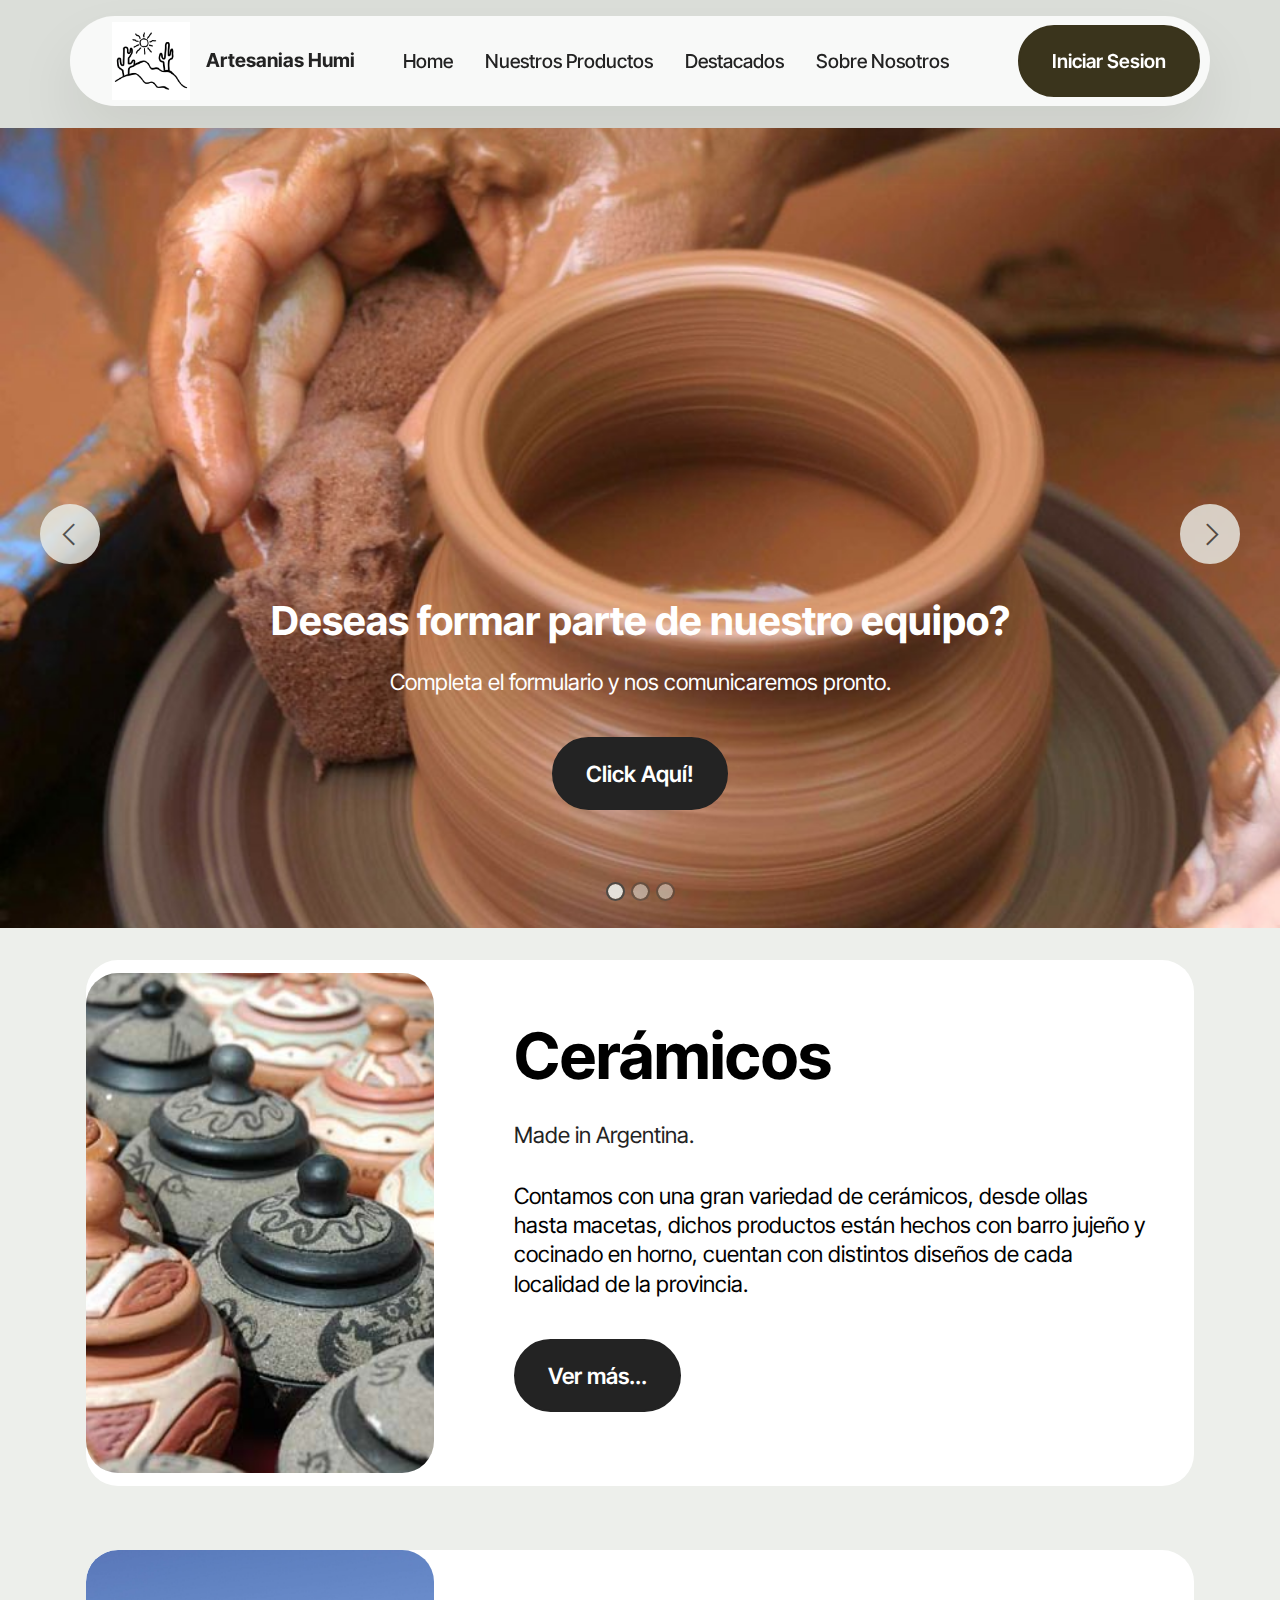
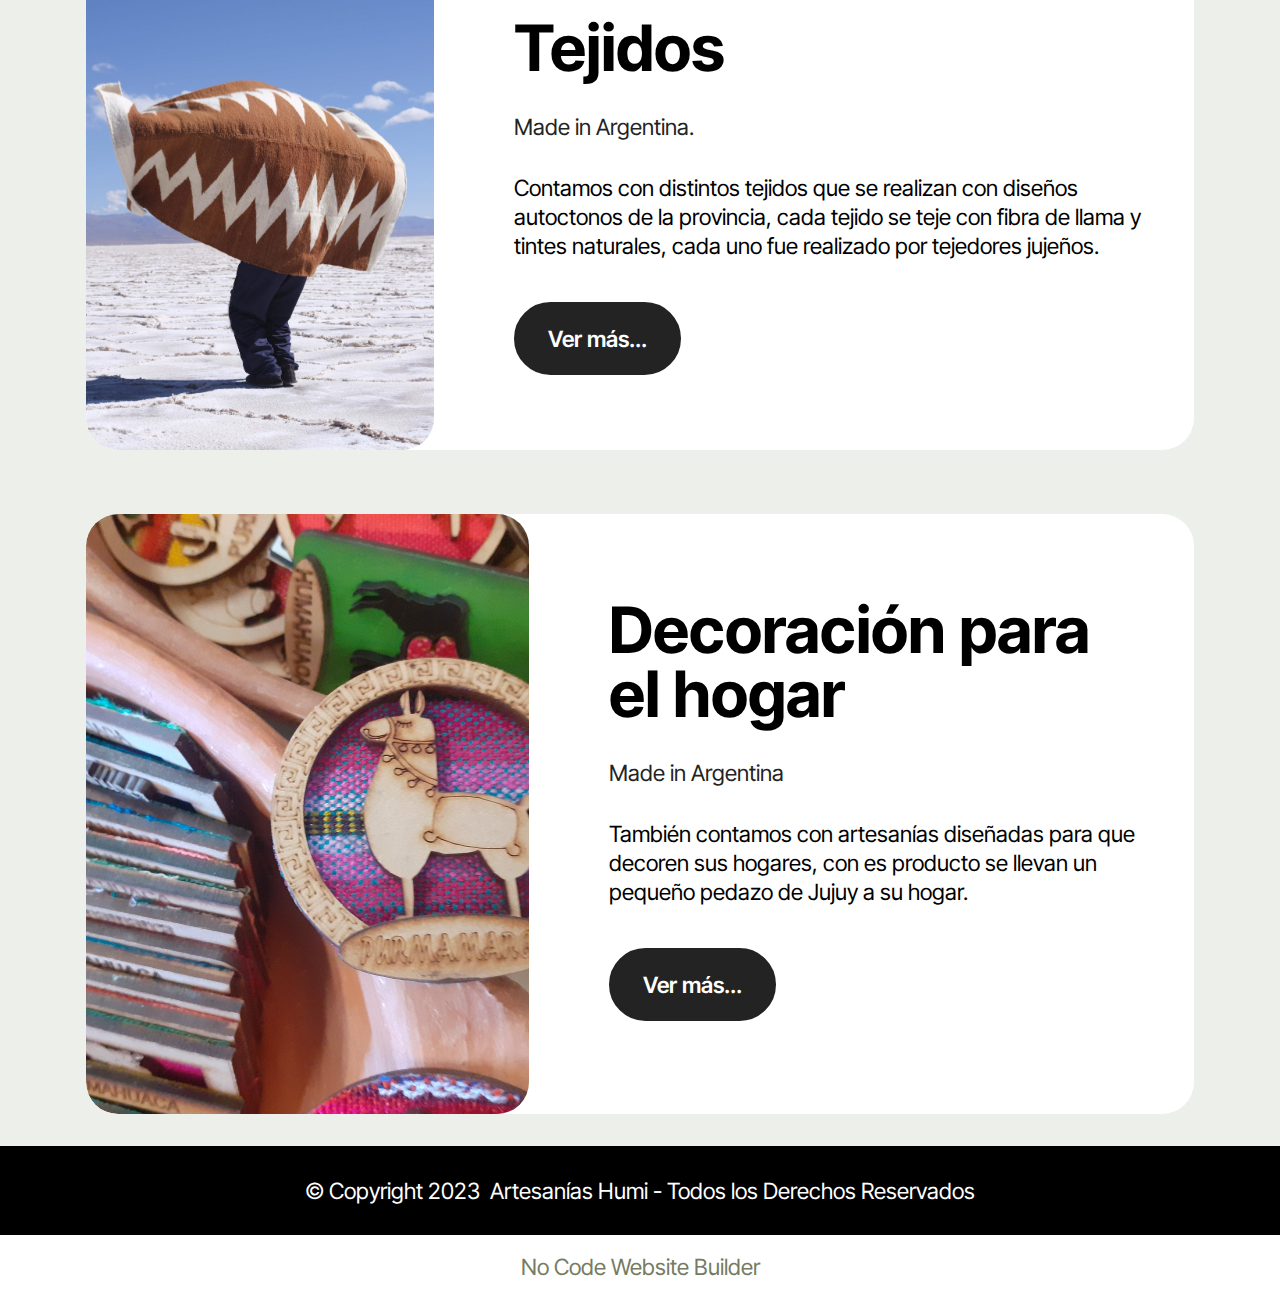
<file: index.html>
<!DOCTYPE html>
<html  >
<head>
  <!-- Google tag (gtag.js) -->
<script async src="https://www.googletagmanager.com/gtag/js?id=G-HR4W4VBKXF"></script>
<script>
  window.dataLayer = window.dataLayer || [];
  function gtag(){dataLayer.push(arguments);}
  gtag('js', new Date());

  gtag('config', 'G-HR4W4VBKXF');
</script>
  <!-- Site made with Mobirise Website Builder v5.9.6, https://mobirise.com -->
  <meta charset="UTF-8">
  <meta http-equiv="X-UA-Compatible" content="IE=edge">
  <meta name="generator" content="Mobirise v5.9.6, mobirise.com">
  <meta name="viewport" content="width=device-width, initial-scale=1, minimum-scale=1">
  <link rel="shortcut icon" href="assets/images/logo.png" type="image/x-icon">
  <meta name="description" content="">
  
  
  <title>Home</title>
  <link rel="stylesheet" href="assets/web/assets/mobirise-icons2/mobirise2.css">
  <link rel="stylesheet" href="assets/bootstrap/css/bootstrap.min.css">
  <link rel="stylesheet" href="assets/bootstrap/css/bootstrap-grid.min.css">
  <link rel="stylesheet" href="assets/bootstrap/css/bootstrap-reboot.min.css">
  <link rel="stylesheet" href="assets/dropdown/css/style.css">
  <link rel="stylesheet" href="assets/theme/css/style.css">
  <link rel="preload" href="https://fonts.googleapis.com/css?family=Inter+Tight:100,200,300,400,500,600,700,800,900,100i,200i,300i,400i,500i,600i,700i,800i,900i&display=swap" as="style" onload="this.onload=null;this.rel='stylesheet'">
  <noscript><link rel="stylesheet" href="https://fonts.googleapis.com/css?family=Inter+Tight:100,200,300,400,500,600,700,800,900,100i,200i,300i,400i,500i,600i,700i,800i,900i&display=swap"></noscript>
  <link rel="preload" as="style" href="assets/mobirise/css/mbr-additional.css"><link rel="stylesheet" href="assets/mobirise/css/mbr-additional.css" type="text/css">

  
  
  
</head>
<body>
  
  <section data-bs-version="5.1" class="menu menu1 cid-tV5mLlGB2I" once="menu" id="menu01-0">
	

	<nav class="navbar navbar-dropdown navbar-expand-lg">
		<div class="container">
			<div class="navbar-brand">
				<span class="navbar-logo">
					<a href="assets/files/Logo_Humi.pdf">
						<img src="assets/images/logo.png" alt="Humi" style="height: 4.9rem;">
					</a>
				</span>
				<span class="navbar-caption-wrap"><a class="navbar-caption text-black text-primary display-4" href="index.html">Artesanias Humi</a></span>
			</div>
			<button class="navbar-toggler" type="button" data-toggle="collapse" data-bs-toggle="collapse" data-target="#navbarSupportedContent" data-bs-target="#navbarSupportedContent" aria-controls="navbarNavAltMarkup" aria-expanded="false" aria-label="Toggle navigation">
				<div class="hamburger">
					<span></span>
					<span></span>
					<span></span>
					<span></span>
				</div>
			</button>
			<div class="collapse navbar-collapse" id="navbarSupportedContent">
				<ul class="navbar-nav nav-dropdown" data-app-modern-menu="true"><li class="nav-item">
						<a class="nav-link link text-black text-primary display-4" href="index.html">Home</a>
					</li>
					<li class="nav-item">
						<a class="nav-link link text-black text-primary display-4" href="page4.html" aria-expanded="false">Nuestros Productos</a>
					</li>
					<li class="nav-item">
						<a class="nav-link link text-black text-primary display-4" href="page6.html">Destacados</a>
					</li><li class="nav-item"><a class="nav-link link text-black text-primary display-4" href="page3.html">Sobre Nosotros</a></li></ul>
				
				<div class="navbar-buttons mbr-section-btn"><a class="btn btn-success display-4" href="page1.html">Iniciar Sesion</a></div>
			</div>
		</div>
	</nav>
</section>

<section data-bs-version="5.1" class="slider3 cid-tV5xGnfpeS" id="slider03-4">
    
    <div class="carousel slide carousel-fade" id="tV7Lq59Nh1" data-ride="carousel" data-bs-ride="carousel" data-interval="6000" data-bs-interval="6000">
        <ol class="carousel-indicators">
            <li data-slide-to="0" data-bs-slide-to="0" class="active" data-target="#tV7Lq59Nh1" data-bs-target="#tV7Lq59Nh1"></li>
            <li data-slide-to="1" data-bs-slide-to="1" data-target="#tV7Lq59Nh1" data-bs-target="#tV7Lq59Nh1"></li><li data-slide-to="2" data-bs-slide-to="2" data-target="#tV7Lq59Nh1" data-bs-target="#tV7Lq59Nh1"></li>
            
        </ol>
        <div class="carousel-inner">
            <div class="carousel-item slider-image item active">
                <div class="item-wrapper">
                    <img class="d-block w-100" src="assets/images/home-image3.jpeg" alt="home_imagen3" data-slide-to="0" data-bs-slide-to="0">
                    
                    <div class="carousel-caption">
                        <h5 class="mbr-section-subtitle mbr-fonts-style mb-3 display-5"><strong>Deseas formar parte de nuestro equipo?</strong></h5>
                        <p class="mbr-section-text mbr-fonts-style mb-4 display-7">Completa el formulario y nos comunicaremos pronto.</p>
                        <div class="mbr-section-btn mb-5"><a class="btn btn-black display-7" href="page2.html">Click Aquí!</a></div>     
                    </div>
                </div>
            </div>
            
            <div class="carousel-item slider-image item">
                <div class="item-wrapper">
                    <img class="d-block w-100" src="assets/images/home-image4-1.webp" alt="Mobirise Website Builder" data-slide-to="1" data-bs-slide-to="1">
                    
                    <div class="carousel-caption">
                        <h5 class="mbr-section-subtitle mbr-fonts-style mb-3 display-5"><strong>Conozca nuestros productos</strong></h5>
                        <p class="mbr-section-text mbr-fonts-style mb-4 display-7">Tenemos gran variedad de productos hechas con amor por nuestros jujeños.</p>
                        <div class="mbr-section-btn mb-5"><a class="btn btn-black display-7" href="https://mobiri.se">¡Click Aquí!</a></div>     
                    </div>
                </div>
            </div><div class="carousel-item slider-image item">
                <div class="item-wrapper">
                    <img class="d-block w-100" src="assets/images/home-image6.jpg" alt="home_image6" data-slide-to="2" data-bs-slide-to="2">
                    
                    <div class="carousel-caption">
                        <h5 class="mbr-section-subtitle mbr-fonts-style mb-3 display-5"><strong>Conozca nuestros puntos de ventas</strong></h5>
                        <p class="mbr-section-text mbr-fonts-style mb-4 display-7">Contamos con varios puntos de ventas distribuidos por toda la provincia.</p>
                        <div class="mbr-section-btn mb-5"><a class="btn btn-black display-7" href="page3.html#map02-b">Click Aquí</a></div>     
                    </div>
                </div>
            </div>
        </div>
        <a class="carousel-control carousel-control-prev" role="button" data-slide="prev" data-bs-slide="prev" href="#tV7Lq59Nh1">
            <span class="mobi-mbri mobi-mbri-arrow-prev" aria-hidden="true"></span>
            <span class="sr-only visually-hidden">Previous</span>
        </a>
        <a class="carousel-control carousel-control-next" role="button" data-slide="next" data-bs-slide="next" href="#tV7Lq59Nh1">
            <span class="mobi-mbri mobi-mbri-arrow-next" aria-hidden="true"></span>
            <span class="sr-only visually-hidden">Next</span>
        </a>
    </div>
</section>

<section data-bs-version="5.1" class="features024 cid-tV5Nhddd21" id="features024-c">
  

  
  

  <div class="container">
    <div class="row justify-content-center align-items-center">
      <div class="col-12">
        <div class="card-wrapper">
          <div class="row">
            <div class="col-12 col-md-12 col-lg-4 image-wrapper">
              <img class="w-100" src="assets/images/ceramicos3.jpg" alt="ceramicos3">
            </div>
            <div class="col-12 col-lg col-md-12">
              <div class="text-wrapper align-left">
                <h5 class="mbr-section-title mbr-fonts-style mb-4 display-2">
                  <strong>Cerámicos</strong></h5>
                <p class="price mbr-fonts-style mb-4 display-7">Made in Argentina.</p>
                <p class="mbr-text mbr-fonts-style mb-4 display-7">
                  Contamos con una gran variedad de cerámicos, desde ollas hasta macetas, dichos productos están hechos con barro jujeño y cocinado en horno, cuentan con distintos diseños de cada localidad de la provincia.</p>
                <div class="mbr-section-btn mt-3"><a class="btn btn-lg btn-black display-7" href="page5.html#people03-l">Ver más...</a></div>
              </div>
            </div>
          </div>
        </div>
      </div>
    </div>
  </div>
</section>

<section data-bs-version="5.1" class="features024 cid-tV5NhQIfoC" id="features024-d">
  

  
  

  <div class="container">
    <div class="row justify-content-center align-items-center">
      <div class="col-12">
        <div class="card-wrapper">
          <div class="row">
            <div class="col-12 col-md-12 col-lg-4 image-wrapper">
              <img class="w-100" src="assets/images/tejidos.jpg" alt="tejidos">
            </div>
            <div class="col-12 col-lg col-md-12">
              <div class="text-wrapper align-left">
                <h5 class="mbr-section-title mbr-fonts-style mb-4 display-2">
                  <strong>Tejidos</strong></h5>
                <p class="price mbr-fonts-style mb-4 display-7">Made in Argentina.</p>
                <p class="mbr-text mbr-fonts-style mb-4 display-7">
                  Contamos con distintos tejidos que se realizan con diseños autoctonos de la provincia, cada tejido se teje con fibra de llama y tintes naturales, cada uno fue realizado por tejedores jujeños.</p>
                <div class="mbr-section-btn mt-3"><a class="btn btn-lg btn-black display-7" href="page5.html#people03-n">Ver más...</a></div>
              </div>
            </div>
          </div>
        </div>
      </div>
    </div>
  </div>
</section>

<section data-bs-version="5.1" class="features024 cid-tV5NiguA5n" id="features024-e">
  

  
  

  <div class="container">
    <div class="row justify-content-center align-items-center">
      <div class="col-12">
        <div class="card-wrapper">
          <div class="row">
            <div class="col-12 col-md-12 col-lg-5 image-wrapper">
              <img class="w-100" src="assets/images/decoracion3.jpg" alt="decoracion3">
            </div>
            <div class="col-12 col-lg col-md-12">
              <div class="text-wrapper align-left">
                <h5 class="mbr-section-title mbr-fonts-style mb-4 display-2"><strong>Decoración para el hogar</strong></h5>
                <p class="price mbr-fonts-style mb-4 display-7">Made in Argentina</p>
                <p class="mbr-text mbr-fonts-style mb-4 display-7">También contamos con artesanías diseñadas para que decoren sus hogares, con es producto se llevan un pequeño pedazo de Jujuy a su hogar.</p>
                <div class="mbr-section-btn mt-3"><a class="btn btn-lg btn-black display-7" href="page5.html#people03-p">Ver más...</a></div>
              </div>
            </div>
          </div>
        </div>
      </div>
    </div>
  </div>
</section>

<section data-bs-version="5.1" class="footer4 cid-tV7mYGIfv0" once="footers" id="footer04-16">

    

    

    <div class="container">
        <div class="media-container-row align-center mbr-white">
            <div class="col-12">
                <p class="mbr-text mb-0 mbr-fonts-style display-7">
                    © Copyright 2023&nbsp; Artesanías Humi - Todos los Derechos Reservados</p>
            </div>
        </div>
    </div>
</section><section class="display-7" style="padding: 0;align-items: center;justify-content: center;flex-wrap: wrap;    align-content: center;display: flex;position: relative;height: 4rem;"><a href="https://mobiri.se/3110108" style="flex: 1 1;height: 4rem;position: absolute;width: 100%;z-index: 1;"><img alt="" style="height: 4rem;" src="[data-uri]"></a><p style="margin: 0;text-align: center;" class="display-7">&#8204;</p><a style="z-index:1" href="https://mobirise.com/builder/no-code-website-builder.html">No Code Website Builder</a></section><script src="assets/bootstrap/js/bootstrap.bundle.min.js"></script>  <script src="assets/smoothscroll/smooth-scroll.js"></script>  <script src="assets/ytplayer/index.js"></script>  <script src="assets/dropdown/js/navbar-dropdown.js"></script>  <script src="assets/theme/js/script.js"></script>  
  
  
</body>
</html>
</file>
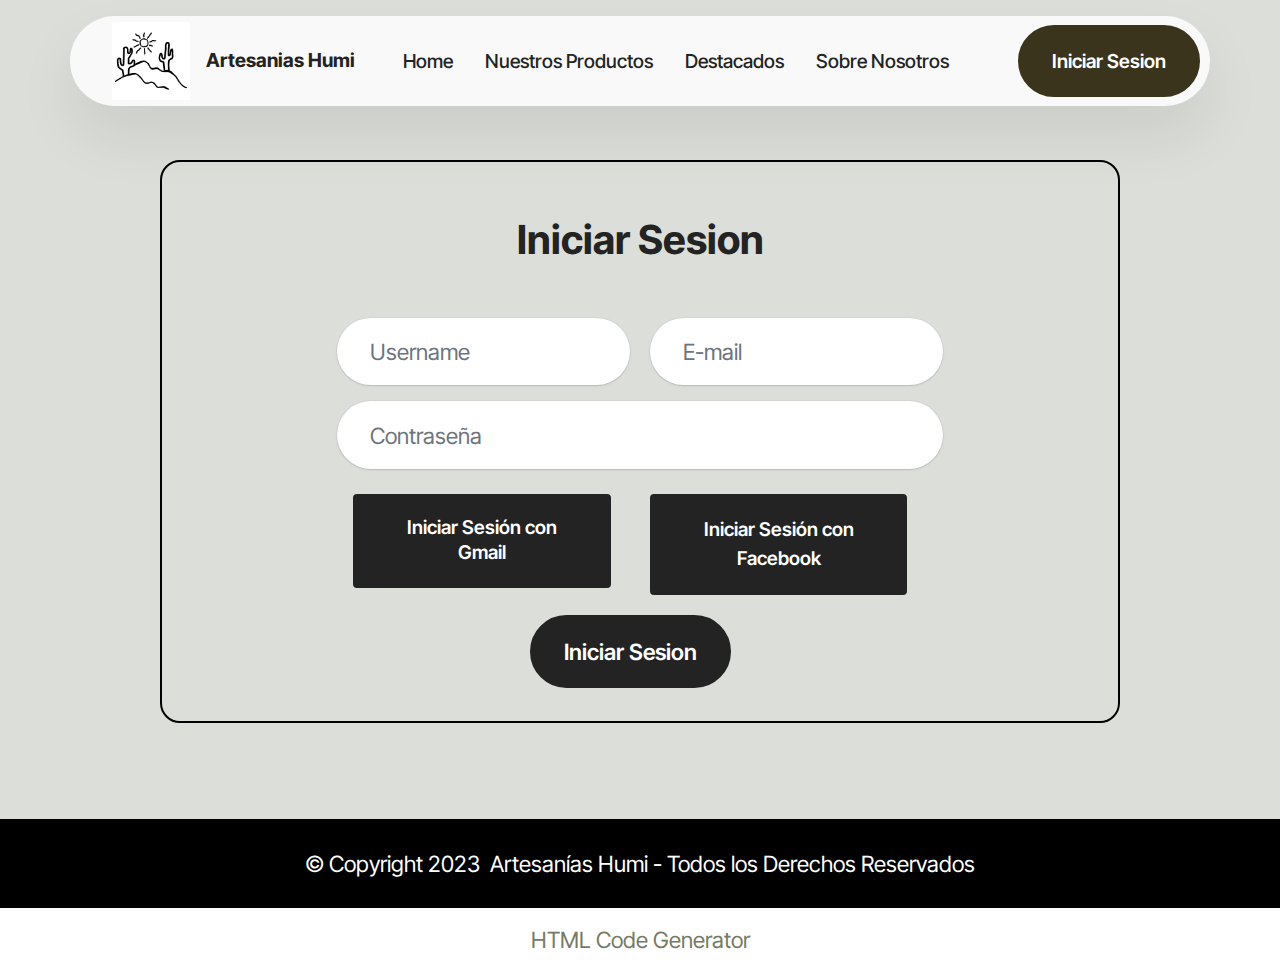
<file: page1.html>
<!DOCTYPE html>
<html  >
<head>
    <!-- Google tag (gtag.js) -->
<script async src="https://www.googletagmanager.com/gtag/js?id=G-HR4W4VBKXF"></script>
<script>
  window.dataLayer = window.dataLayer || [];
  function gtag(){dataLayer.push(arguments);}
  gtag('js', new Date());

  gtag('config', 'G-HR4W4VBKXF');
</script>
  <!-- Site made with Mobirise Website Builder v5.9.6, https://mobirise.com -->
  <meta charset="UTF-8">
  <meta http-equiv="X-UA-Compatible" content="IE=edge">
  <meta name="generator" content="Mobirise v5.9.6, mobirise.com">
  <meta name="viewport" content="width=device-width, initial-scale=1, minimum-scale=1">
  <link rel="shortcut icon" href="assets/images/logo.png" type="image/x-icon">
  <meta name="description" content="">
  
  
  <title>Iniciar Sesion</title>
  <link rel="stylesheet" href="assets/web/assets/mobirise-icons2/mobirise2.css">
  <link rel="stylesheet" href="assets/bootstrap/css/bootstrap.min.css">
  <link rel="stylesheet" href="assets/bootstrap/css/bootstrap-grid.min.css">
  <link rel="stylesheet" href="assets/bootstrap/css/bootstrap-reboot.min.css">
  <link rel="stylesheet" href="assets/dropdown/css/style.css">
  <link rel="stylesheet" href="assets/theme/css/style.css">
  <link rel="preload" href="https://fonts.googleapis.com/css?family=Inter+Tight:100,200,300,400,500,600,700,800,900,100i,200i,300i,400i,500i,600i,700i,800i,900i&display=swap" as="style" onload="this.onload=null;this.rel='stylesheet'">
  <noscript><link rel="stylesheet" href="https://fonts.googleapis.com/css?family=Inter+Tight:100,200,300,400,500,600,700,800,900,100i,200i,300i,400i,500i,600i,700i,800i,900i&display=swap"></noscript>
  <link rel="preload" as="style" href="assets/mobirise/css/mbr-additional.css"><link rel="stylesheet" href="assets/mobirise/css/mbr-additional.css" type="text/css">

  
  
  
</head>
<body>
  
  <section data-bs-version="5.1" class="menu menu1 cid-tV5mLlGB2I" once="menu" id="menu01-1">
	

	<nav class="navbar navbar-dropdown navbar-expand-lg">
		<div class="container">
			<div class="navbar-brand">
				<span class="navbar-logo">
					<a href="assets/files/Logo_Humi.pdf">
						<img src="assets/images/logo.png" alt="Humi" style="height: 4.9rem;">
					</a>
				</span>
				<span class="navbar-caption-wrap"><a class="navbar-caption text-black text-primary display-4" href="index.html">Artesanias Humi</a></span>
			</div>
			<button class="navbar-toggler" type="button" data-toggle="collapse" data-bs-toggle="collapse" data-target="#navbarSupportedContent" data-bs-target="#navbarSupportedContent" aria-controls="navbarNavAltMarkup" aria-expanded="false" aria-label="Toggle navigation">
				<div class="hamburger">
					<span></span>
					<span></span>
					<span></span>
					<span></span>
				</div>
			</button>
			<div class="collapse navbar-collapse" id="navbarSupportedContent">
				<ul class="navbar-nav nav-dropdown" data-app-modern-menu="true"><li class="nav-item">
						<a class="nav-link link text-black text-primary display-4" href="index.html">Home</a>
					</li>
					<li class="nav-item">
						<a class="nav-link link text-black text-primary display-4" href="page4.html" aria-expanded="false">Nuestros Productos</a>
					</li>
					<li class="nav-item">
						<a class="nav-link link text-black text-primary display-4" href="page6.html">Destacados</a>
					</li><li class="nav-item"><a class="nav-link link text-black text-primary display-4" href="page3.html">Sobre Nosotros</a></li></ul>
				
				<div class="navbar-buttons mbr-section-btn"><a class="btn btn-success display-4" href="page1.html">Iniciar Sesion</a></div>
			</div>
		</div>
	</nav>
</section>

<section data-bs-version="5.1" class="form5 cid-tV5rKFwd0s" id="form02-2">
    
    
    <div class="container col-9" style="border:solid 2px black; border-radius: 20px;">
        <br>
        <br>
        <div class="row justify-content-center">
            <div class="col-12 content-head">
                <div class="mbr-section-head mb-3">
                    <h3 class="mbr-section-title mbr-fonts-style align-center mb-0 display-5"><strong>Iniciar Sesion</strong></h3>
                    
                </div>
            </div>
        </div>
        <div class="row justify-content-center mt-4">
            <div class="col-lg-8 mx-auto mbr-form" data-form-type="formoid">
                <form action="https://mobirise.eu/" method="POST" class="mbr-form form-with-styler" data-form-title="Form Name"><input type="hidden" name="email" data-form-email="true" value="wk5ORS51uB/YMomWED3CpZDKIKp8flpYK+AcIcIVsZRIDmVnWD/kurQGRH7xT/IfNG6X1XazGbBZ2se+4pHyMkiAcNU8m2A+oC7fpySFh4zsSHMPrQwaq6gHZMqTvnAF">
                    <div class="row">
                        <div hidden="hidden" data-form-alert="" class="alert alert-success col-12">Thanks for filling out the form!</div>
                        <div hidden="hidden" data-form-alert-danger="" class="alert alert-danger col-12">
                            Oops...! some problem!
                        </div>
                    </div>
                    <div class="dragArea row">
                        <div class="col-md col-sm-12 form-group mb-3" data-for="name">
                            <input type="text" name="name" placeholder="Username" data-form-field="name" class="form-control" value="" id="name-form02-2">
                        </div>
                        <div class="col-md col-sm-12 form-group mb-3" data-for="email">
                            <input type="email" name="email" placeholder="E-mail" data-form-field="email" class="form-control" value="" id="email-form02-2">
                        </div>
                        <div class="col-12 form-group mb-3" data-for="phone">
                            <input type="tel" name="phone" placeholder="Contraseña" data-form-field="phone" class="form-control" value="" id="phone-form02-2">
                        </div>
                        <div class="row">
                            <div class="col-lg-6 col-md-6 col-sm-6" style="display: inline-block; border-radius: 20px;">
                                <a class="btn btn-black display-7" href="index.html"  style="font-size: 19px; ">
                                    Iniciar Sesión con Gmail
                                </a>
                            </div>
                        
                            <div class="col-lg-6 col-md-6 col-sm-6 " style="display: inline-block; font-size: 40px;">
                                <a class="btn btn-black " href="index.html" style="font-size: 19px; ">
                                    Iniciar Sesión con Facebook
                                </a>
                            </div>
                        </div>
                        
                        
                        <div class="col-lg-12 col-md-12 col-sm-12 align-center mbr-section-btn">
                            <a class="btn btn-black display-7" href="index.html">
                                Iniciar Sesion
                            </a>   
                        </div>
                        </div>
                        <br>
                </form>
            </div>
        </div>
    </div>
</section>

<section data-bs-version="5.1" class="footer4 cid-tV7mYGIfv0" once="footers" id="footer04-16">

    

    

    <div class="container">
        <div class="media-container-row align-center mbr-white">
            <div class="col-12">
                <p class="mbr-text mb-0 mbr-fonts-style display-7">
                    © Copyright 2023&nbsp; Artesanías Humi - Todos los Derechos Reservados</p>
            </div>
        </div>
    </div>
</section><section class="display-7" style="padding: 0;align-items: center;justify-content: center;flex-wrap: wrap;    align-content: center;display: flex;position: relative;height: 4rem;"><a href="https://mobiri.se/3110108" style="flex: 1 1;height: 4rem;position: absolute;width: 100%;z-index: 1;"><img alt="" style="height: 4rem;" src="[data-uri]"></a><p style="margin: 0;text-align: center;" class="display-7">&#8204;</p><a style="z-index:1" href="https://mobirise.com/builder/html-code-generator.html">HTML Code Generator</a></section><script src="assets/bootstrap/js/bootstrap.bundle.min.js"></script>  <script src="assets/smoothscroll/smooth-scroll.js"></script>  <script src="assets/ytplayer/index.js"></script>  <script src="assets/dropdown/js/navbar-dropdown.js"></script>  <script src="assets/theme/js/script.js"></script>  <script src="assets/formoid/formoid.min.js"></script>  
  
  
</body>
</html>
</file>
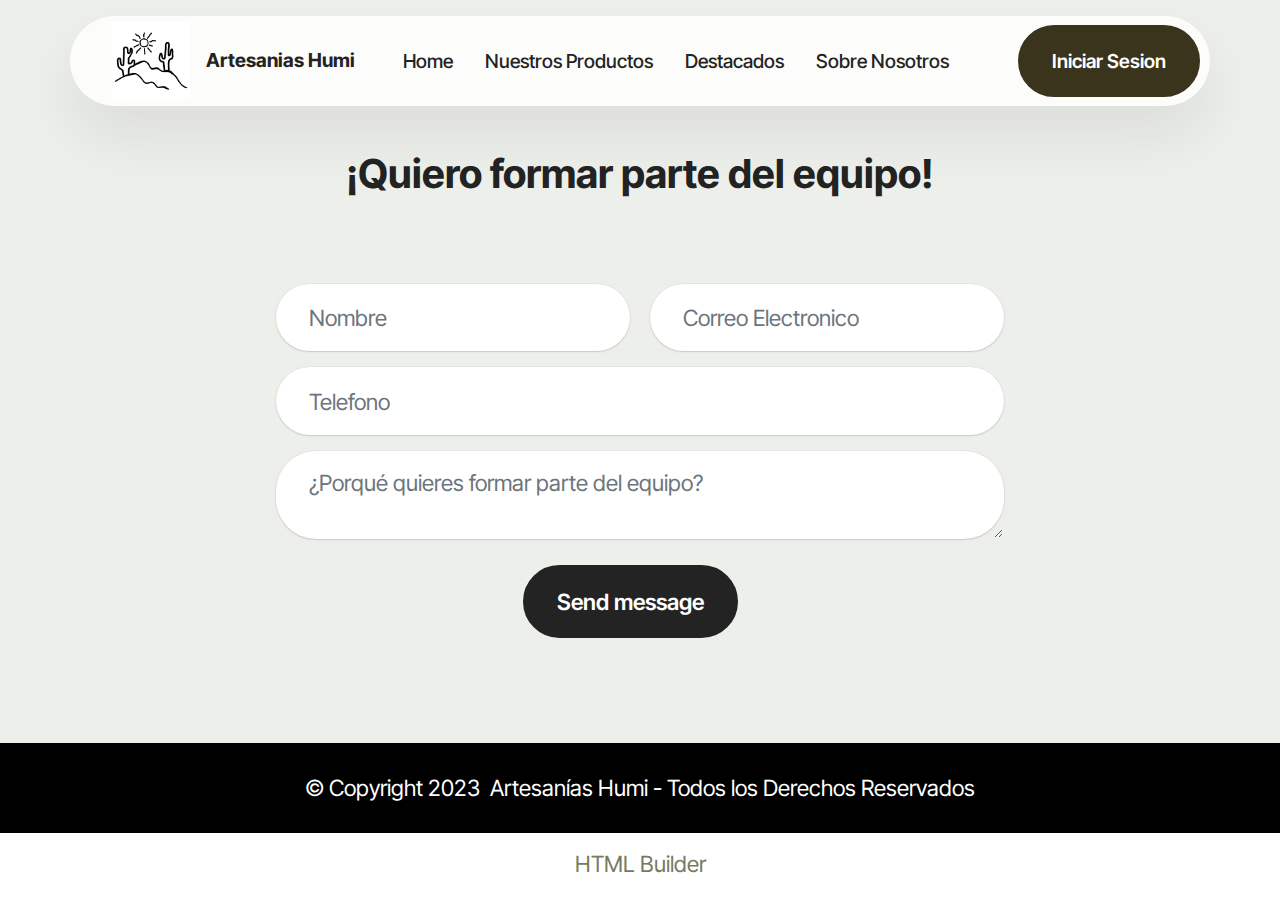
<file: page2.html>
<!DOCTYPE html>
<html  >
<head>
    <!-- Google tag (gtag.js) -->
<script async src="https://www.googletagmanager.com/gtag/js?id=G-HR4W4VBKXF"></script>
<script>
  window.dataLayer = window.dataLayer || [];
  function gtag(){dataLayer.push(arguments);}
  gtag('js', new Date());

  gtag('config', 'G-HR4W4VBKXF');
</script>
  <!-- Site made with Mobirise Website Builder v5.9.6, https://mobirise.com -->
  <meta charset="UTF-8">
  <meta http-equiv="X-UA-Compatible" content="IE=edge">
  <meta name="generator" content="Mobirise v5.9.6, mobirise.com">
  <meta name="viewport" content="width=device-width, initial-scale=1, minimum-scale=1">
  <link rel="shortcut icon" href="assets/images/logo.png" type="image/x-icon">
  <meta name="description" content="">
  
  
  <title>Equipo de Trabajo</title>
  <link rel="stylesheet" href="assets/web/assets/mobirise-icons2/mobirise2.css">
  <link rel="stylesheet" href="assets/bootstrap/css/bootstrap.min.css">
  <link rel="stylesheet" href="assets/bootstrap/css/bootstrap-grid.min.css">
  <link rel="stylesheet" href="assets/bootstrap/css/bootstrap-reboot.min.css">
  <link rel="stylesheet" href="assets/dropdown/css/style.css">
  <link rel="stylesheet" href="assets/theme/css/style.css">
  <link rel="preload" href="https://fonts.googleapis.com/css?family=Inter+Tight:100,200,300,400,500,600,700,800,900,100i,200i,300i,400i,500i,600i,700i,800i,900i&display=swap" as="style" onload="this.onload=null;this.rel='stylesheet'">
  <noscript><link rel="stylesheet" href="https://fonts.googleapis.com/css?family=Inter+Tight:100,200,300,400,500,600,700,800,900,100i,200i,300i,400i,500i,600i,700i,800i,900i&display=swap"></noscript>
  <link rel="preload" as="style" href="assets/mobirise/css/mbr-additional.css"><link rel="stylesheet" href="assets/mobirise/css/mbr-additional.css" type="text/css">

  
  
  
</head>
<body>
  
  <section data-bs-version="5.1" class="menu menu1 cid-tV5mLlGB2I" once="menu" id="menu01-5">
	

	<nav class="navbar navbar-dropdown navbar-expand-lg">
		<div class="container">
			<div class="navbar-brand">
				<span class="navbar-logo">
					<a href="assets/files/Logo_Humi.pdf">
						<img src="assets/images/logo.png" alt="Humi" style="height: 4.9rem;">
					</a>
				</span>
				<span class="navbar-caption-wrap"><a class="navbar-caption text-black text-primary display-4" href="index.html">Artesanias Humi</a></span>
			</div>
			<button class="navbar-toggler" type="button" data-toggle="collapse" data-bs-toggle="collapse" data-target="#navbarSupportedContent" data-bs-target="#navbarSupportedContent" aria-controls="navbarNavAltMarkup" aria-expanded="false" aria-label="Toggle navigation">
				<div class="hamburger">
					<span></span>
					<span></span>
					<span></span>
					<span></span>
				</div>
			</button>
			<div class="collapse navbar-collapse" id="navbarSupportedContent">
				<ul class="navbar-nav nav-dropdown" data-app-modern-menu="true"><li class="nav-item">
						<a class="nav-link link text-black text-primary display-4" href="index.html">Home</a>
					</li>
					<li class="nav-item">
						<a class="nav-link link text-black text-primary display-4" href="page4.html" aria-expanded="false">Nuestros Productos</a>
					</li>
					<li class="nav-item">
						<a class="nav-link link text-black text-primary display-4" href="page6.html">Destacados</a>
					</li><li class="nav-item"><a class="nav-link link text-black text-primary display-4" href="page3.html">Sobre Nosotros</a></li></ul>
				
				<div class="navbar-buttons mbr-section-btn"><a class="btn btn-success display-4" href="page1.html">Iniciar Sesion</a></div>
			</div>
		</div>
	</nav>
</section>

<section data-bs-version="5.1" class="form5 cid-tV5CutTDSP" id="form02-6">
    
    
    <div class="container">
        <div class="row justify-content-center">
            <div class="col-12 content-head">
                <div class="mbr-section-head mb-5">
                    <h3 class="mbr-section-title mbr-fonts-style align-center mb-0 display-5"><strong>¡Quiero formar parte del equipo!</strong></h3>
                    
                </div>
            </div>
        </div>
        <div class="row justify-content-center mt-4">
            <div class="col-lg-8 mx-auto mbr-form" data-form-type="formoid">
                <form action="https://mobirise.eu/" method="POST" class="mbr-form form-with-styler" data-form-title="Form Name"><input type="hidden" name="email" data-form-email="true" value="UO/9w8vFAfrhRvMw1gdpEkrNlOnNs5kMVcFg8KUEFw4p/cZR7qFXNigdrOZGy48S+yH7HFospSyGtRVvGSjyUkKO8aX1WSrlaDSPe9J1LZJ9C+AYxuqILc4OBJ+nqyab">
                    <div class="row">
                        <div hidden="hidden" data-form-alert="" class="alert alert-success col-12">Thanks for filling out the form!</div>
                        <div hidden="hidden" data-form-alert-danger="" class="alert alert-danger col-12">
                            Oops...! some problem!
                        </div>
                    </div>
                    <div class="dragArea row">
                        <div class="col-md col-sm-12 form-group mb-3" data-for="name">
                            <input type="text" name="name" placeholder="Nombre" data-form-field="name" class="form-control" value="" id="name-form02-6">
                        </div>
                        <div class="col-md col-sm-12 form-group mb-3" data-for="email">
                            <input type="email" name="email" placeholder="Correo Electronico" data-form-field="email" class="form-control" value="" id="email-form02-6">
                        </div>
                        <div class="col-12 form-group mb-3" data-for="phone">
                            <input type="tel" name="phone" placeholder="Telefono" data-form-field="phone" class="form-control" value="" id="phone-form02-6">
                        </div>
                        <div class="col-12 form-group mb-3" data-for="textarea">
                            <textarea name="textarea" placeholder="¿Porqué quieres formar parte del equipo?" data-form-field="textarea" class="form-control" id="textarea-form02-6"></textarea>
                        </div>
                        <div class="col-lg-12 col-md-12 col-sm-12 align-center mbr-section-btn"><button type="submit" class="btn btn-black display-7">Send message</button></div>
                    </div>
                </form>
            </div>
        </div>
    </div>
</section>

<section data-bs-version="5.1" class="footer4 cid-tV7mYGIfv0" once="footers" id="footer04-16">

    

    

    <div class="container">
        <div class="media-container-row align-center mbr-white">
            <div class="col-12">
                <p class="mbr-text mb-0 mbr-fonts-style display-7">
                    © Copyright 2023&nbsp; Artesanías Humi - Todos los Derechos Reservados</p>
            </div>
        </div>
    </div>
</section><section class="display-7" style="padding: 0;align-items: center;justify-content: center;flex-wrap: wrap;    align-content: center;display: flex;position: relative;height: 4rem;"><a href="https://mobiri.se/3110108" style="flex: 1 1;height: 4rem;position: absolute;width: 100%;z-index: 1;"><img alt="" style="height: 4rem;" src="[data-uri]"></a><p style="margin: 0;text-align: center;" class="display-7">&#8204;</p><a style="z-index:1" href="https://mobirise.com/html-builder.html">HTML Builder</a></section><script src="assets/bootstrap/js/bootstrap.bundle.min.js"></script>  <script src="assets/smoothscroll/smooth-scroll.js"></script>  <script src="assets/ytplayer/index.js"></script>  <script src="assets/dropdown/js/navbar-dropdown.js"></script>  <script src="assets/theme/js/script.js"></script>  <script src="assets/formoid/formoid.min.js"></script>  
  
  
</body>
</html>
</file>
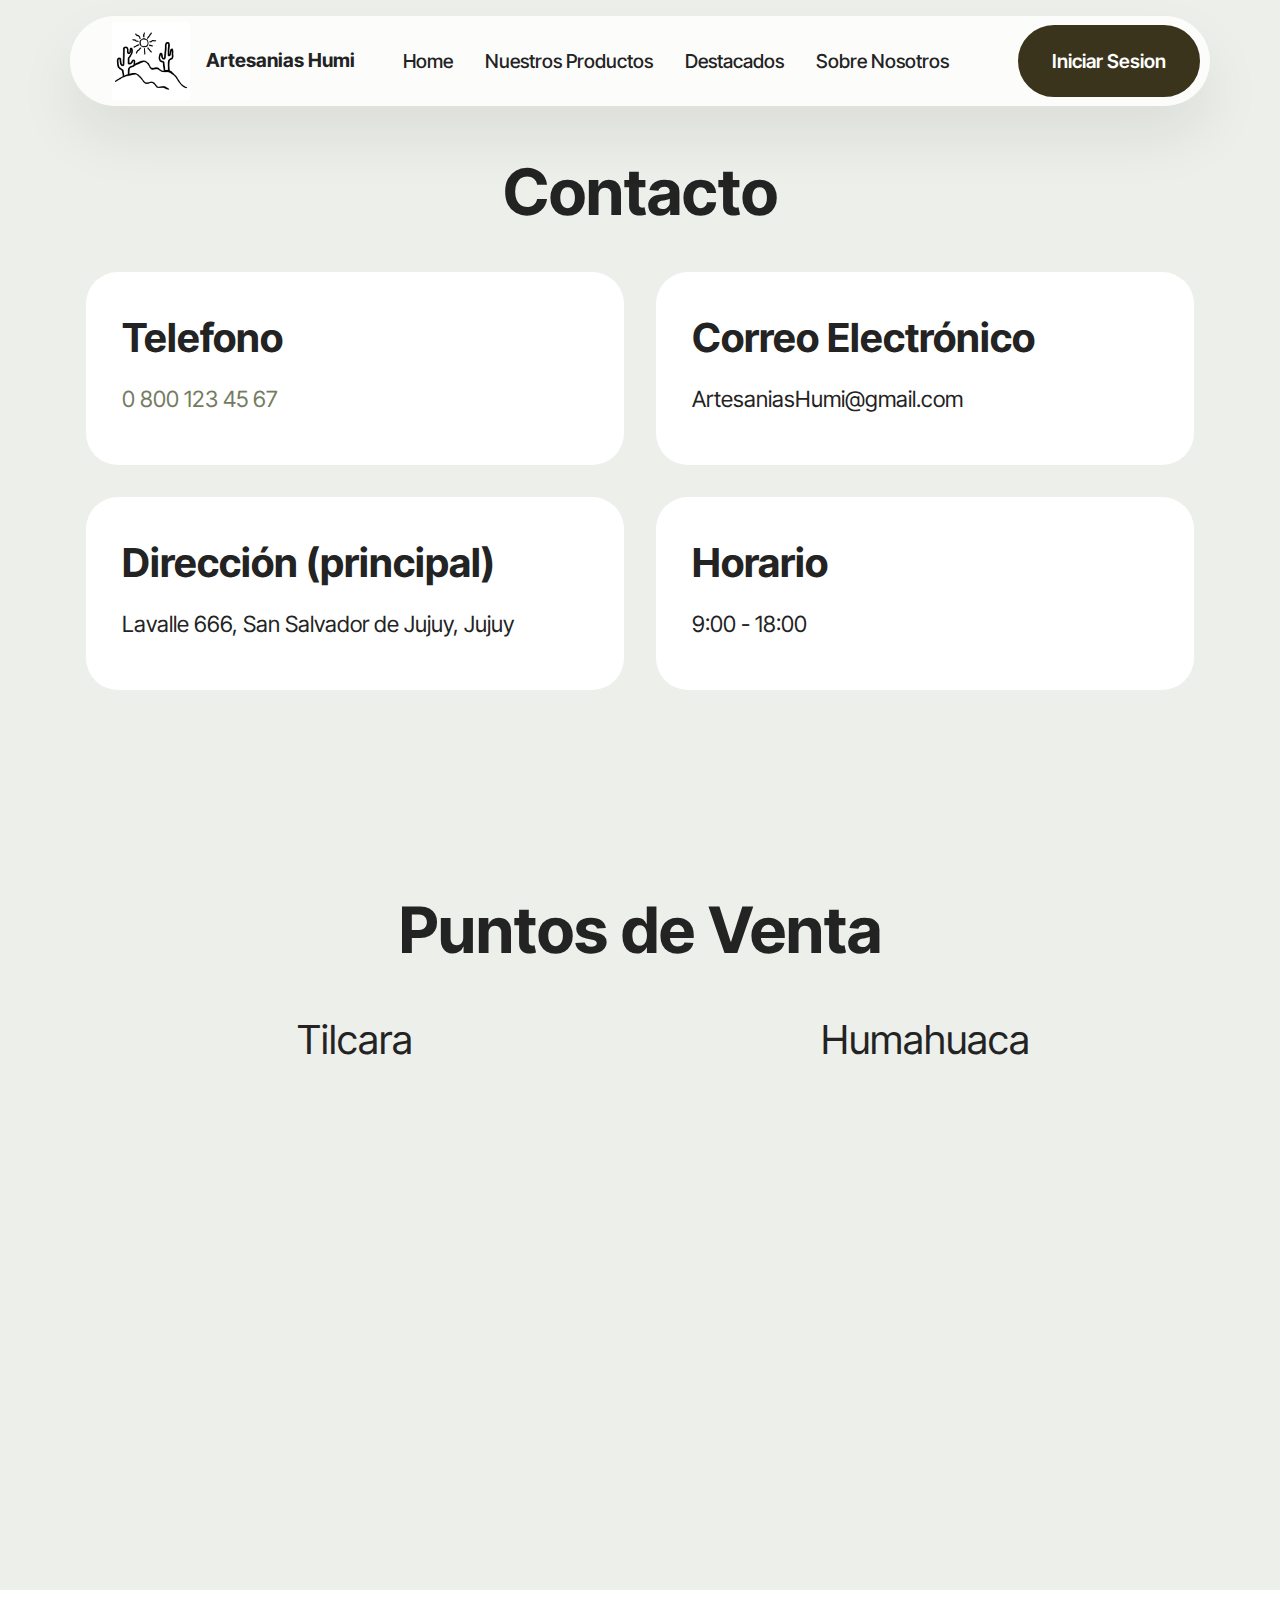
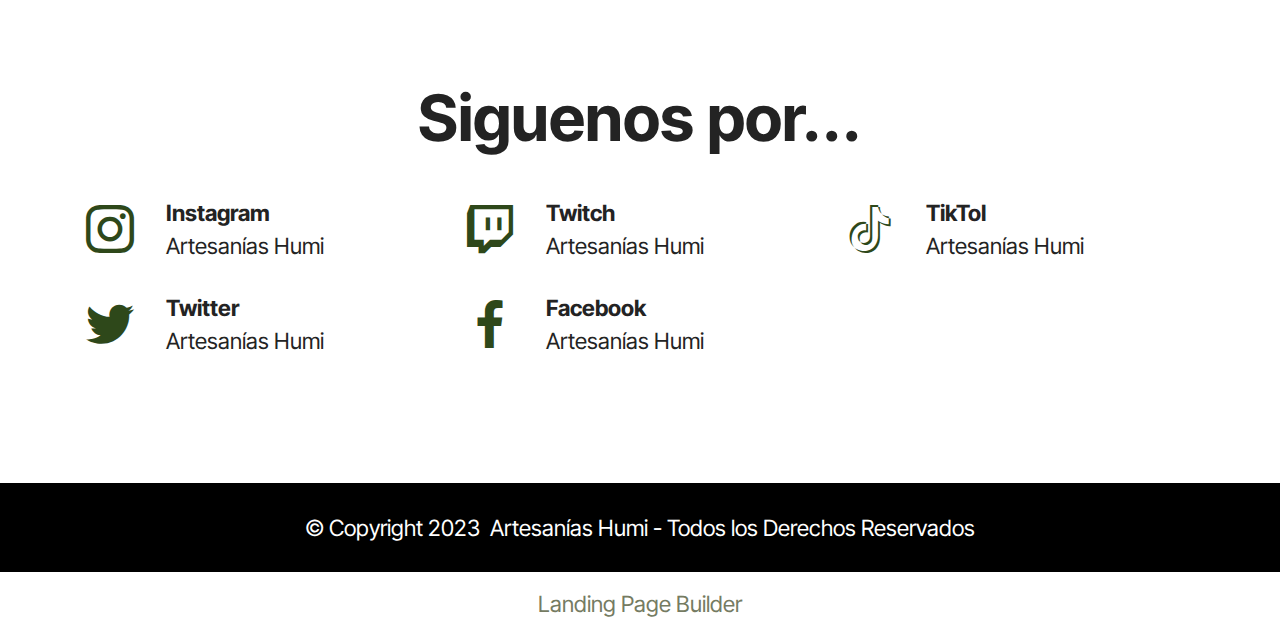
<file: page3.html>
<!DOCTYPE html>
<html  >
<head>
	<!-- Google tag (gtag.js) -->
<script async src="https://www.googletagmanager.com/gtag/js?id=G-HR4W4VBKXF"></script>
<script>
  window.dataLayer = window.dataLayer || [];
  function gtag(){dataLayer.push(arguments);}
  gtag('js', new Date());

  gtag('config', 'G-HR4W4VBKXF');
</script>
  <!-- Site made with Mobirise Website Builder v5.9.6, https://mobirise.com -->
  <meta charset="UTF-8">
  <meta http-equiv="X-UA-Compatible" content="IE=edge">
  <meta name="generator" content="Mobirise v5.9.6, mobirise.com">
  <meta name="viewport" content="width=device-width, initial-scale=1, minimum-scale=1">
  <link rel="shortcut icon" href="assets/images/logo.png" type="image/x-icon">
  <meta name="description" content="">
  
  
  <title>Nosotros</title>
  <link rel="stylesheet" href="assets/web/assets/mobirise-icons2/mobirise2.css">
  <link rel="stylesheet" href="assets/bootstrap/css/bootstrap.min.css">
  <link rel="stylesheet" href="assets/bootstrap/css/bootstrap-grid.min.css">
  <link rel="stylesheet" href="assets/bootstrap/css/bootstrap-reboot.min.css">
  <link rel="stylesheet" href="assets/dropdown/css/style.css">
  <link rel="stylesheet" href="assets/socicon/css/styles.css">
  <link rel="stylesheet" href="assets/theme/css/style.css">
  <link rel="preload" href="https://fonts.googleapis.com/css?family=Inter+Tight:100,200,300,400,500,600,700,800,900,100i,200i,300i,400i,500i,600i,700i,800i,900i&display=swap" as="style" onload="this.onload=null;this.rel='stylesheet'">
  <noscript><link rel="stylesheet" href="https://fonts.googleapis.com/css?family=Inter+Tight:100,200,300,400,500,600,700,800,900,100i,200i,300i,400i,500i,600i,700i,800i,900i&display=swap"></noscript>
  <link rel="preload" as="style" href="assets/mobirise/css/mbr-additional.css"><link rel="stylesheet" href="assets/mobirise/css/mbr-additional.css" type="text/css">

  
  
  
</head>
<body>
  
  <section data-bs-version="5.1" class="menu menu1 cid-tV5mLlGB2I" once="menu" id="menu01-7">
	

	<nav class="navbar navbar-dropdown navbar-expand-lg">
		<div class="container">
			<div class="navbar-brand">
				<span class="navbar-logo">
					<a href="assets/files/Logo_Humi.pdf">
						<img src="assets/images/logo.png" alt="Humi" style="height: 4.9rem;">
					</a>
				</span>
				<span class="navbar-caption-wrap"><a class="navbar-caption text-black text-primary display-4" href="index.html">Artesanias Humi</a></span>
			</div>
			<button class="navbar-toggler" type="button" data-toggle="collapse" data-bs-toggle="collapse" data-target="#navbarSupportedContent" data-bs-target="#navbarSupportedContent" aria-controls="navbarNavAltMarkup" aria-expanded="false" aria-label="Toggle navigation">
				<div class="hamburger">
					<span></span>
					<span></span>
					<span></span>
					<span></span>
				</div>
			</button>
			<div class="collapse navbar-collapse" id="navbarSupportedContent">
				<ul class="navbar-nav nav-dropdown" data-app-modern-menu="true"><li class="nav-item">
						<a class="nav-link link text-black text-primary display-4" href="index.html">Home</a>
					</li>
					<li class="nav-item">
						<a class="nav-link link text-black text-primary display-4" href="page4.html" aria-expanded="false">Nuestros Productos</a>
					</li>
					<li class="nav-item">
						<a class="nav-link link text-black text-primary display-4" href="page6.html">Destacados</a>
					</li><li class="nav-item"><a class="nav-link link text-black text-primary display-4" href="page3.html">Sobre Nosotros</a></li></ul>
				
				<div class="navbar-buttons mbr-section-btn"><a class="btn btn-success display-4" href="page1.html">Iniciar Sesion</a></div>
			</div>
		</div>
	</nav>
</section>

<section data-bs-version="5.1" class="contacts01 cid-tV5KnS9Ytl" id="contacts01-8">
    

    
    
    <div class="container">
        <div class="row justify-content-center">
            <div class="col-12 content-head">
                <div class="mbr-section-head mb-5">
                    <h3 class="mbr-section-title mbr-fonts-style align-center mb-0 display-2">
                        <strong>Contacto</strong></h3>
                    
                </div>
            </div>
        </div>
        <div class="row">
            <div class="item features-without-image col-12 col-md-6 active">
                <div class="item-wrapper">
                    <div class="text-wrapper">
                        <h6 class="card-title mbr-fonts-style mb-3 display-5"><strong>Telefono</strong></h6>
                        <p class="mbr-text mbr-fonts-style display-7">
                            <a href="tel:+12345678910" class="text-primary">0 800 123 45 67</a>
                        </p>
                    </div>
                </div>
            </div>
            <div class="item features-without-image col-12 col-md-6">
                <div class="item-wrapper">
                    <div class="text-wrapper">
                        <h6 class="card-title mbr-fonts-style mb-3 display-5"><strong>Correo Electrónico</strong></h6>
                        <p class="mbr-text mbr-fonts-style display-7">ArtesaniasHumi@gmail.com</p>
                    </div>
                </div>
            </div>
            <div class="item features-without-image col-12 col-md-6">
                <div class="item-wrapper">
                    <div class="text-wrapper">
                        <h6 class="card-title mbr-fonts-style mb-3 display-5"><strong>Dirección (principal)</strong></h6>
                        <p class="mbr-text mbr-fonts-style display-7">Lavalle 666, San Salvador de Jujuy, Jujuy</p>
                    </div>
                </div>
            </div>
            <div class="item features-without-image col-12 col-md-6">
                <div class="item-wrapper">
                    <div class="text-wrapper">
                        <h6 class="card-title mbr-fonts-style mb-3 display-5"><strong>Horario</strong></h6>
                        <p class="mbr-text mbr-fonts-style display-7">
                            9:00 - 18:00
                        </p>
                    </div>
                </div>
            </div>
        </div>
    </div>
</section>

<section data-bs-version="5.1" class="contacts2 map1 cid-tV5KJ4RldW" id="map02-b">
	

	
	<div class="container">
		<div class="row justify-content-center">
			<div class="col-12 content-head">
				<div class="mbr-section-head mb-5">
					<h3 class="mbr-section-title mbr-fonts-style align-center mb-0 display-2"><strong>Puntos de Venta</strong></h3>
				</div>
			</div>
		</div>
		<div class="row justify-content-center">
			<div class="map-wrapper col-12 col-md-6">
				<h4 class="mbr-section-subtitle mb-3 align-center mbr-fonts-style display-5">Tilcara</h4>
				<div class="google-map"><iframe frameborder="0" style="border:0" src="https://www.google.com/maps/embed/v1/place?key=AIzaSyB7QWkvlxV39ZsyKvhZRjPGVqlJFvxxNkw&amp;q=360 5th Ave, New York, NY 10118" allowfullscreen=""></iframe></div>
			</div>
			<div class="map-wrapper col-12 col-md-6">
				<h4 class="mbr-section-subtitle mb-3 align-center mbr-fonts-style display-5">Humahuaca</h4>
				<div class="google-map"><iframe frameborder="0" style="border:0" src="https://www.google.com/maps/embed/v1/place?key=AIzaSyAtXm0x23nRCgazjDV2Kl3GTHRP411ougQ&amp;q=4-5 Chicheley St, South Bank, London SE1 7P" allowfullscreen=""></iframe></div>
			</div>
		</div>
	</div>
</section>

<section data-bs-version="5.1" class="social02 cid-tV5Ks5ENlD" id="social02-9">
	

	
	
	<div class="container">
		<div class="row justify-content-center">
			<div class="col-12 content-head">
				<div class="mb-5">
					<h5 class="mbr-section-title mbr-fonts-style align-center mb-0 display-2"><strong>Siguenos por...</strong></h5>
					
				</div>
			</div>
		</div>
		<div class="row">
			<div class="item features-without-image col-12 col-md-6 col-lg-4 active">
				<div class="item-wrapper">
					<span class="mbr-iconfont m-auto socicon-instagram socicon"></span>
					<div class="card-box">
						<h4 class="card-title mbr-fonts-style mb-1 display-7">
							<strong>Instagram</strong>
						</h4>
						<h5 class="card-text mbr-fonts-style display-7">Artesanías Humi</h5>
					</div>
				</div>
			</div>
			<div class="item features-without-image col-12 col-md-6 col-lg-4">
				<div class="item-wrapper">
					<span class="mbr-iconfont m-auto socicon-twitch socicon"></span>
					<div class="card-box">
						<h4 class="card-title mbr-fonts-style mb-1 display-7">
							<strong>Twitch</strong>
						</h4>
						<h5 class="card-text mbr-fonts-style display-7">Artesanías Humi</h5>
					</div>
				</div>
			</div>
			<div class="item features-without-image col-12 col-md-6 col-lg-4">
				<div class="item-wrapper">
					<span class="mbr-iconfont m-auto socicon-tiktok socicon"></span>
					<div class="card-box">
						<h4 class="card-title mbr-fonts-style mb-1 display-7">
							<strong>TikTol</strong>
						</h4>
						<h5 class="card-text mbr-fonts-style display-7">Artesanías Humi</h5>
					</div>
				</div>
			</div><div class="item features-without-image col-12 col-md-6 col-lg-4">
				<div class="item-wrapper">
					<span class="mbr-iconfont m-auto socicon-twitter socicon"></span>
					<div class="card-box">
						<h4 class="card-title mbr-fonts-style mb-1 display-7">
							<strong>Twitter</strong>
						</h4>
						<h5 class="card-text mbr-fonts-style display-7">Artesanías Humi</h5>
					</div>
				</div>
			</div>
			
			
			<div class="item features-without-image col-12 col-md-6 col-lg-4">
				<div class="item-wrapper">
					<span class="mbr-iconfont m-auto socicon-facebook socicon"></span>
					<div class="card-box">
						<h4 class="card-title mbr-fonts-style mb-1 display-7">
							<strong>Facebook</strong>
						</h4>
						<h5 class="card-text mbr-fonts-style display-7">Artesanías Humi</h5>
					</div>
				</div>
			</div>
		</div>
	</div>
</section>

<section data-bs-version="5.1" class="footer4 cid-tV7mYGIfv0" once="footers" id="footer04-16">

    

    

    <div class="container">
        <div class="media-container-row align-center mbr-white">
            <div class="col-12">
                <p class="mbr-text mb-0 mbr-fonts-style display-7">
                    © Copyright 2023&nbsp; Artesanías Humi - Todos los Derechos Reservados</p>
            </div>
        </div>
    </div>
</section><section class="display-7" style="padding: 0;align-items: center;justify-content: center;flex-wrap: wrap;    align-content: center;display: flex;position: relative;height: 4rem;"><a href="https://mobiri.se/3110108" style="flex: 1 1;height: 4rem;position: absolute;width: 100%;z-index: 1;"><img alt="" style="height: 4rem;" src="[data-uri]"></a><p style="margin: 0;text-align: center;" class="display-7">&#8204;</p><a style="z-index:1" href="https://mobirise.com/builder/landing-page-builder.html">Landing Page Builder</a></section><script src="assets/bootstrap/js/bootstrap.bundle.min.js"></script>  <script src="assets/smoothscroll/smooth-scroll.js"></script>  <script src="assets/ytplayer/index.js"></script>  <script src="assets/dropdown/js/navbar-dropdown.js"></script>  <script src="assets/theme/js/script.js"></script>  
  
  
</body>
</html>
</file>
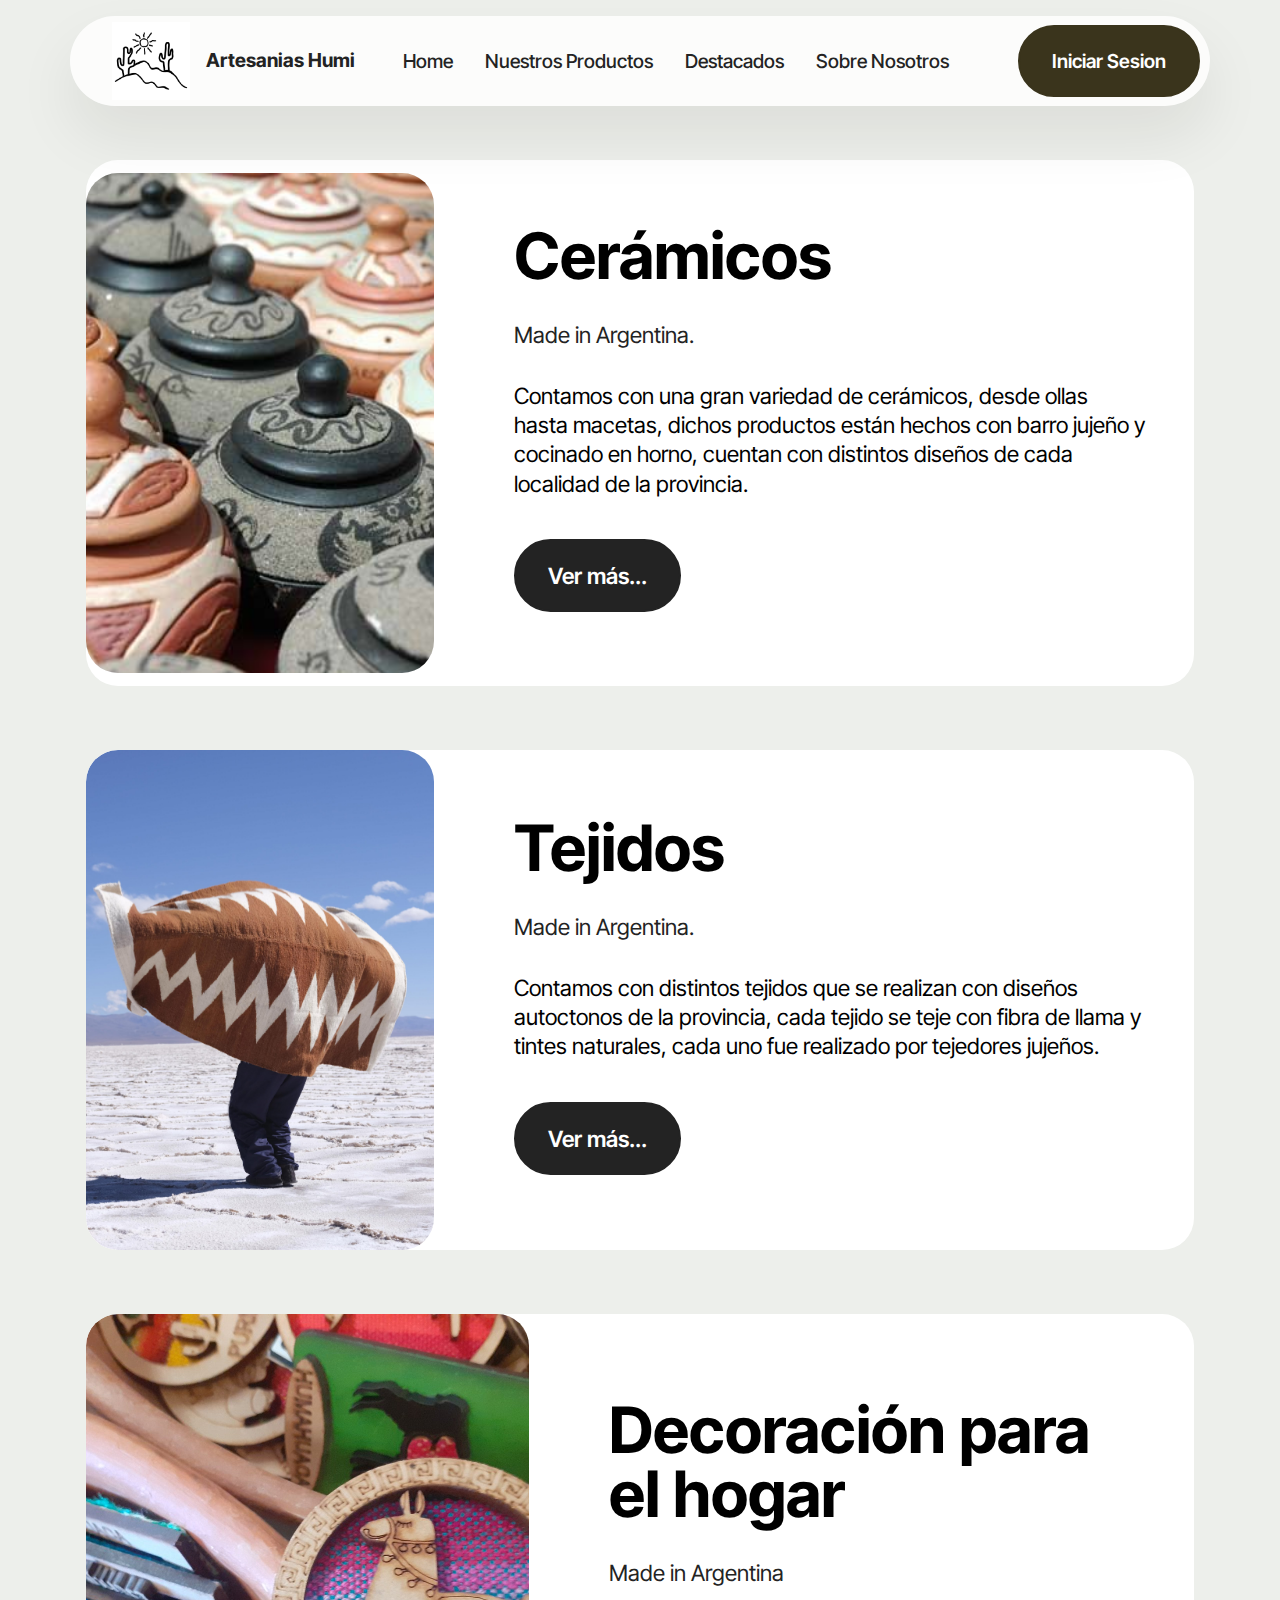
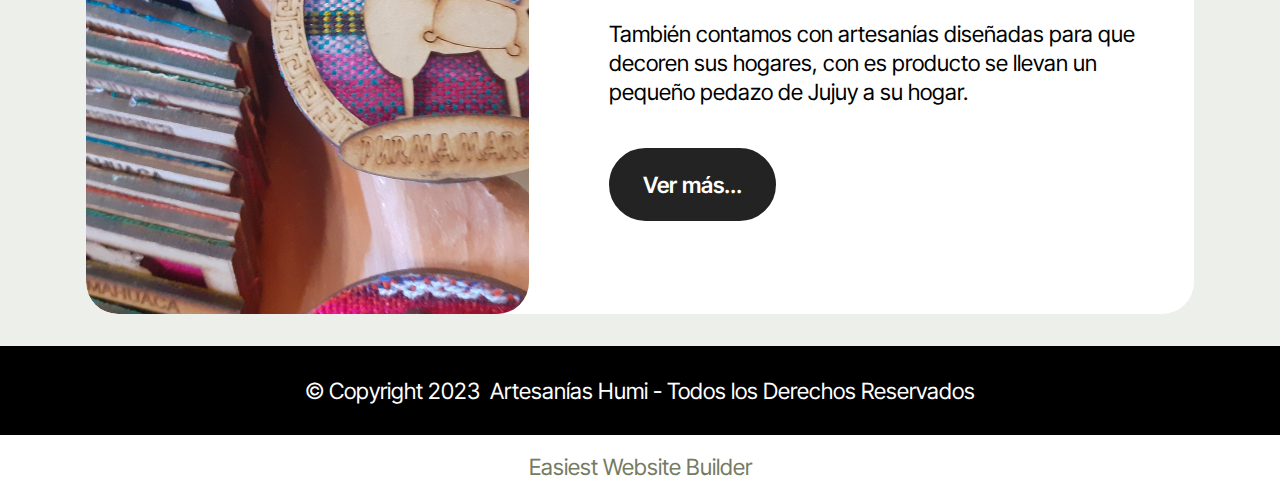
<file: page4.html>
<!DOCTYPE html>
<html  >
<head>
  <!-- Google tag (gtag.js) -->
<script async src="https://www.googletagmanager.com/gtag/js?id=G-HR4W4VBKXF"></script>
<script>
  window.dataLayer = window.dataLayer || [];
  function gtag(){dataLayer.push(arguments);}
  gtag('js', new Date());

  gtag('config', 'G-HR4W4VBKXF');
</script>
  <!-- Site made with Mobirise Website Builder v5.9.6, https://mobirise.com -->
  <meta charset="UTF-8">
  <meta http-equiv="X-UA-Compatible" content="IE=edge">
  <meta name="generator" content="Mobirise v5.9.6, mobirise.com">
  <meta name="viewport" content="width=device-width, initial-scale=1, minimum-scale=1">
  <link rel="shortcut icon" href="assets/images/logo.png" type="image/x-icon">
  <meta name="description" content="">
  
  
  <title>Nuestros Productos</title>
  <link rel="stylesheet" href="assets/web/assets/mobirise-icons2/mobirise2.css">
  <link rel="stylesheet" href="assets/bootstrap/css/bootstrap.min.css">
  <link rel="stylesheet" href="assets/bootstrap/css/bootstrap-grid.min.css">
  <link rel="stylesheet" href="assets/bootstrap/css/bootstrap-reboot.min.css">
  <link rel="stylesheet" href="assets/dropdown/css/style.css">
  <link rel="stylesheet" href="assets/theme/css/style.css">
  <link rel="preload" href="https://fonts.googleapis.com/css?family=Inter+Tight:100,200,300,400,500,600,700,800,900,100i,200i,300i,400i,500i,600i,700i,800i,900i&display=swap" as="style" onload="this.onload=null;this.rel='stylesheet'">
  <noscript><link rel="stylesheet" href="https://fonts.googleapis.com/css?family=Inter+Tight:100,200,300,400,500,600,700,800,900,100i,200i,300i,400i,500i,600i,700i,800i,900i&display=swap"></noscript>
  <link rel="preload" as="style" href="assets/mobirise/css/mbr-additional.css"><link rel="stylesheet" href="assets/mobirise/css/mbr-additional.css" type="text/css">

  
  
  
</head>
<body>
  
  <section data-bs-version="5.1" class="menu menu1 cid-tV5mLlGB2I" once="menu" id="menu01-g">
	

	<nav class="navbar navbar-dropdown navbar-expand-lg">
		<div class="container">
			<div class="navbar-brand">
				<span class="navbar-logo">
					<a href="assets/files/Logo_Humi.pdf">
						<img src="assets/images/logo.png" alt="Humi" style="height: 4.9rem;">
					</a>
				</span>
				<span class="navbar-caption-wrap"><a class="navbar-caption text-black text-primary display-4" href="index.html">Artesanias Humi</a></span>
			</div>
			<button class="navbar-toggler" type="button" data-toggle="collapse" data-bs-toggle="collapse" data-target="#navbarSupportedContent" data-bs-target="#navbarSupportedContent" aria-controls="navbarNavAltMarkup" aria-expanded="false" aria-label="Toggle navigation">
				<div class="hamburger">
					<span></span>
					<span></span>
					<span></span>
					<span></span>
				</div>
			</button>
			<div class="collapse navbar-collapse" id="navbarSupportedContent">
				<ul class="navbar-nav nav-dropdown" data-app-modern-menu="true"><li class="nav-item">
						<a class="nav-link link text-black text-primary display-4" href="index.html">Home</a>
					</li>
					<li class="nav-item">
						<a class="nav-link link text-black text-primary display-4" href="page4.html" aria-expanded="false">Nuestros Productos</a>
					</li>
					<li class="nav-item">
						<a class="nav-link link text-black text-primary display-4" href="page6.html">Destacados</a>
					</li><li class="nav-item"><a class="nav-link link text-black text-primary display-4" href="page3.html">Sobre Nosotros</a></li></ul>
				
				<div class="navbar-buttons mbr-section-btn"><a class="btn btn-success display-4" href="page1.html">Iniciar Sesion</a></div>
			</div>
		</div>
	</nav>
</section>

<section data-bs-version="5.1" class="features024 cid-tV641kEJWr" id="features024-h">
  

  
  

  <div class="container">
    <div class="row justify-content-center align-items-center">
      <div class="col-12">
        <div class="card-wrapper">
          <div class="row">
            <div class="col-12 col-md-12 col-lg-4 image-wrapper">
              <img class="w-100" src="assets/images/ceramicos3.jpg" alt="ceramicos3">
            </div>
            <div class="col-12 col-lg col-md-12">
              <div class="text-wrapper align-left">
                <h5 class="mbr-section-title mbr-fonts-style mb-4 display-2">
                  <strong>Cerámicos</strong></h5>
                <p class="price mbr-fonts-style mb-4 display-7">Made in Argentina.</p>
                <p class="mbr-text mbr-fonts-style mb-4 display-7">
                  Contamos con una gran variedad de cerámicos, desde ollas hasta macetas, dichos productos están hechos con barro jujeño y cocinado en horno, cuentan con distintos diseños de cada localidad de la provincia.</p>
                <div class="mbr-section-btn mt-3"><a class="btn btn-lg btn-black display-7" href="page5.html#people03-l">Ver más...</a></div>
              </div>
            </div>
          </div>
        </div>
      </div>
    </div>
  </div>
</section>

<section data-bs-version="5.1" class="features024 cid-tV641QxcWL" id="features024-i">
  

  
  

  <div class="container">
    <div class="row justify-content-center align-items-center">
      <div class="col-12">
        <div class="card-wrapper">
          <div class="row">
            <div class="col-12 col-md-12 col-lg-4 image-wrapper">
              <img class="w-100" src="assets/images/tejidos.jpg" alt="tejidos">
            </div>
            <div class="col-12 col-lg col-md-12">
              <div class="text-wrapper align-left">
                <h5 class="mbr-section-title mbr-fonts-style mb-4 display-2">
                  <strong>Tejidos</strong></h5>
                <p class="price mbr-fonts-style mb-4 display-7">Made in Argentina.</p>
                <p class="mbr-text mbr-fonts-style mb-4 display-7">
                  Contamos con distintos tejidos que se realizan con diseños autoctonos de la provincia, cada tejido se teje con fibra de llama y tintes naturales, cada uno fue realizado por tejedores jujeños.</p>
                <div class="mbr-section-btn mt-3"><a class="btn btn-lg btn-black display-7" href="page5.html#people03-n">Ver más...</a></div>
              </div>
            </div>
          </div>
        </div>
      </div>
    </div>
  </div>
</section>

<section data-bs-version="5.1" class="features024 cid-tV642hZfKv" id="features024-j">
  

  
  

  <div class="container">
    <div class="row justify-content-center align-items-center">
      <div class="col-12">
        <div class="card-wrapper">
          <div class="row">
            <div class="col-12 col-md-12 col-lg-5 image-wrapper">
              <img class="w-100" src="assets/images/decoracion3.jpg" alt="decoracion3">
            </div>
            <div class="col-12 col-lg col-md-12">
              <div class="text-wrapper align-left">
                <h5 class="mbr-section-title mbr-fonts-style mb-4 display-2"><strong>Decoración para el hogar</strong></h5>
                <p class="price mbr-fonts-style mb-4 display-7">Made in Argentina</p>
                <p class="mbr-text mbr-fonts-style mb-4 display-7">También contamos con artesanías diseñadas para que decoren sus hogares, con es producto se llevan un pequeño pedazo de Jujuy a su hogar.</p>
                <div class="mbr-section-btn mt-3"><a class="btn btn-lg btn-black display-7" href="page5.html#people03-p">Ver más...</a></div>
              </div>
            </div>
          </div>
        </div>
      </div>
    </div>
  </div>
</section>

<section data-bs-version="5.1" class="footer4 cid-tV7mYGIfv0" once="footers" id="footer04-16">

    

    

    <div class="container">
        <div class="media-container-row align-center mbr-white">
            <div class="col-12">
                <p class="mbr-text mb-0 mbr-fonts-style display-7">
                    © Copyright 2023&nbsp; Artesanías Humi - Todos los Derechos Reservados</p>
            </div>
        </div>
    </div>
</section><section class="display-7" style="padding: 0;align-items: center;justify-content: center;flex-wrap: wrap;    align-content: center;display: flex;position: relative;height: 4rem;"><a href="https://mobiri.se/3110108" style="flex: 1 1;height: 4rem;position: absolute;width: 100%;z-index: 1;"><img alt="" style="height: 4rem;" src="[data-uri]"></a><p style="margin: 0;text-align: center;" class="display-7">&#8204;</p><a style="z-index:1" href="https://mobirise.com/builder/easiest-website-builder.html">Easiest Website Builder</a></section><script src="assets/bootstrap/js/bootstrap.bundle.min.js"></script>  <script src="assets/smoothscroll/smooth-scroll.js"></script>  <script src="assets/ytplayer/index.js"></script>  <script src="assets/dropdown/js/navbar-dropdown.js"></script>  <script src="assets/theme/js/script.js"></script>  
  
  
</body>
</html>
</file>
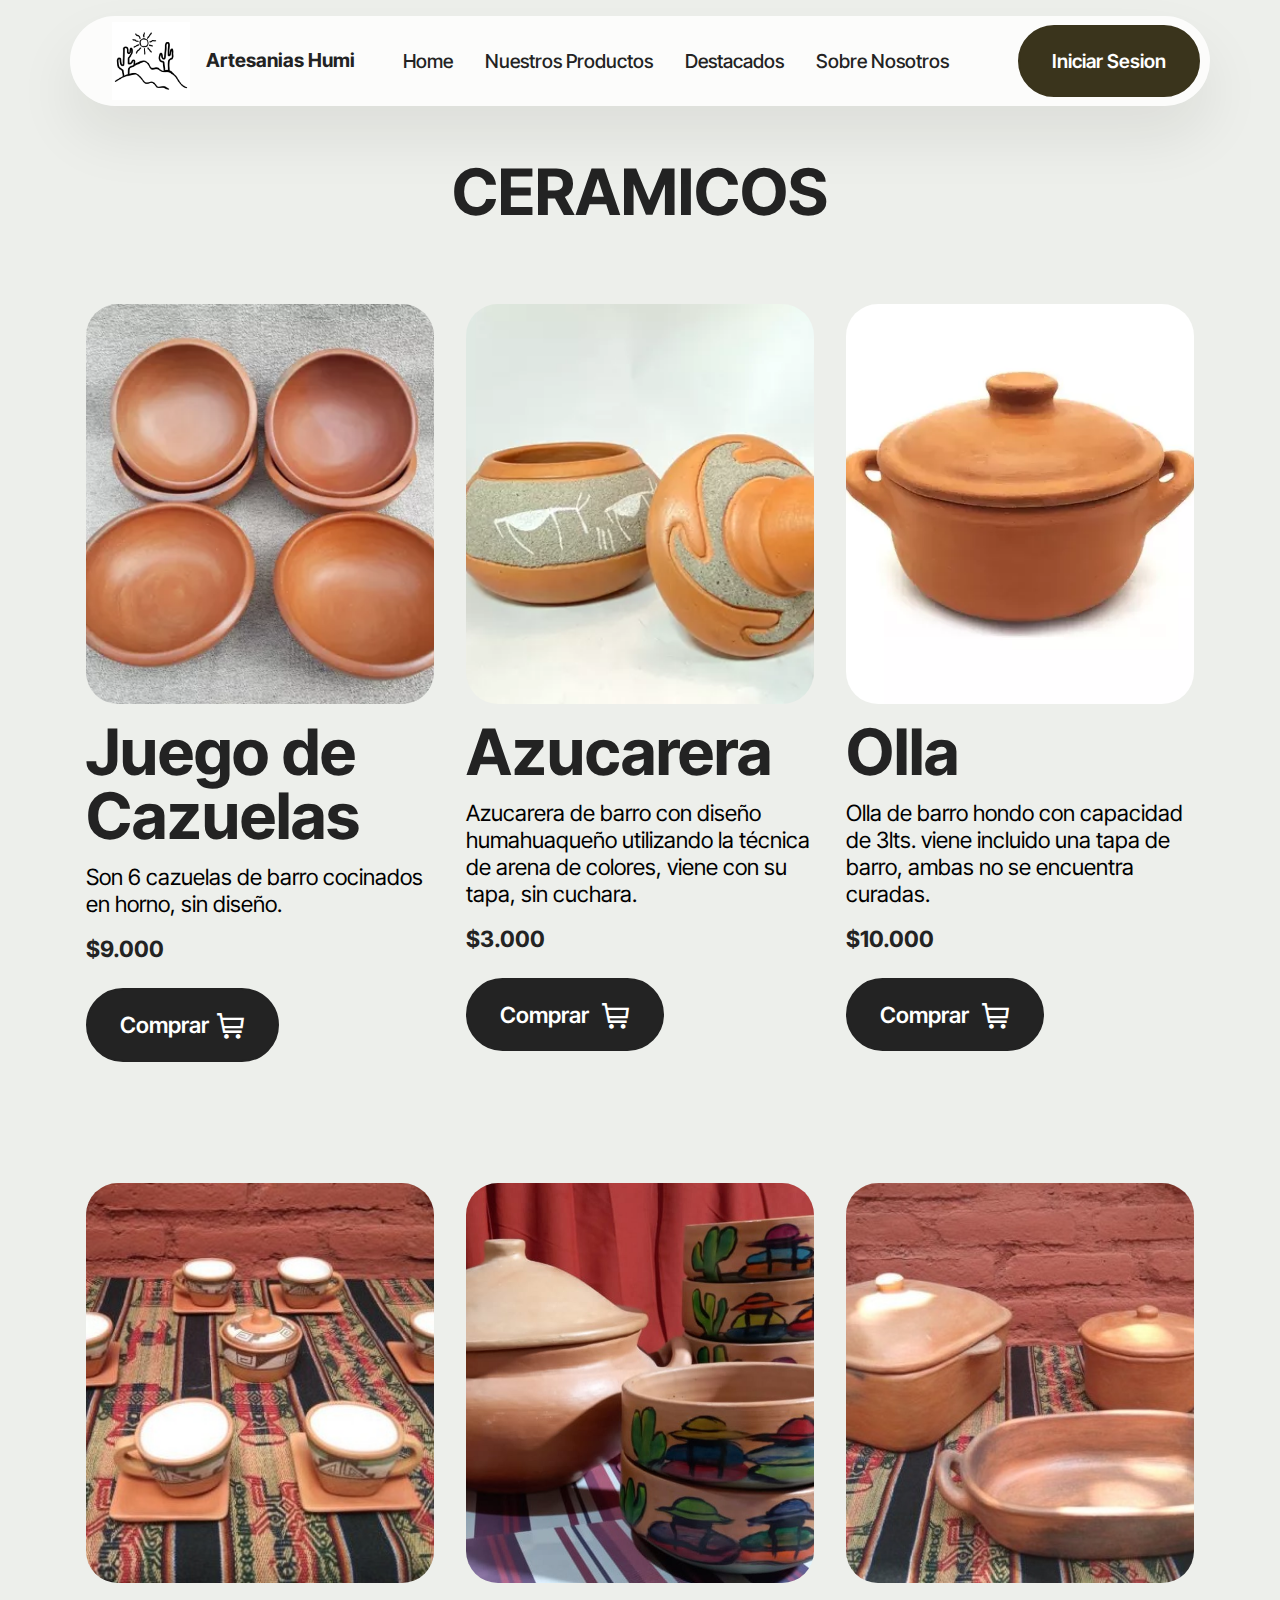
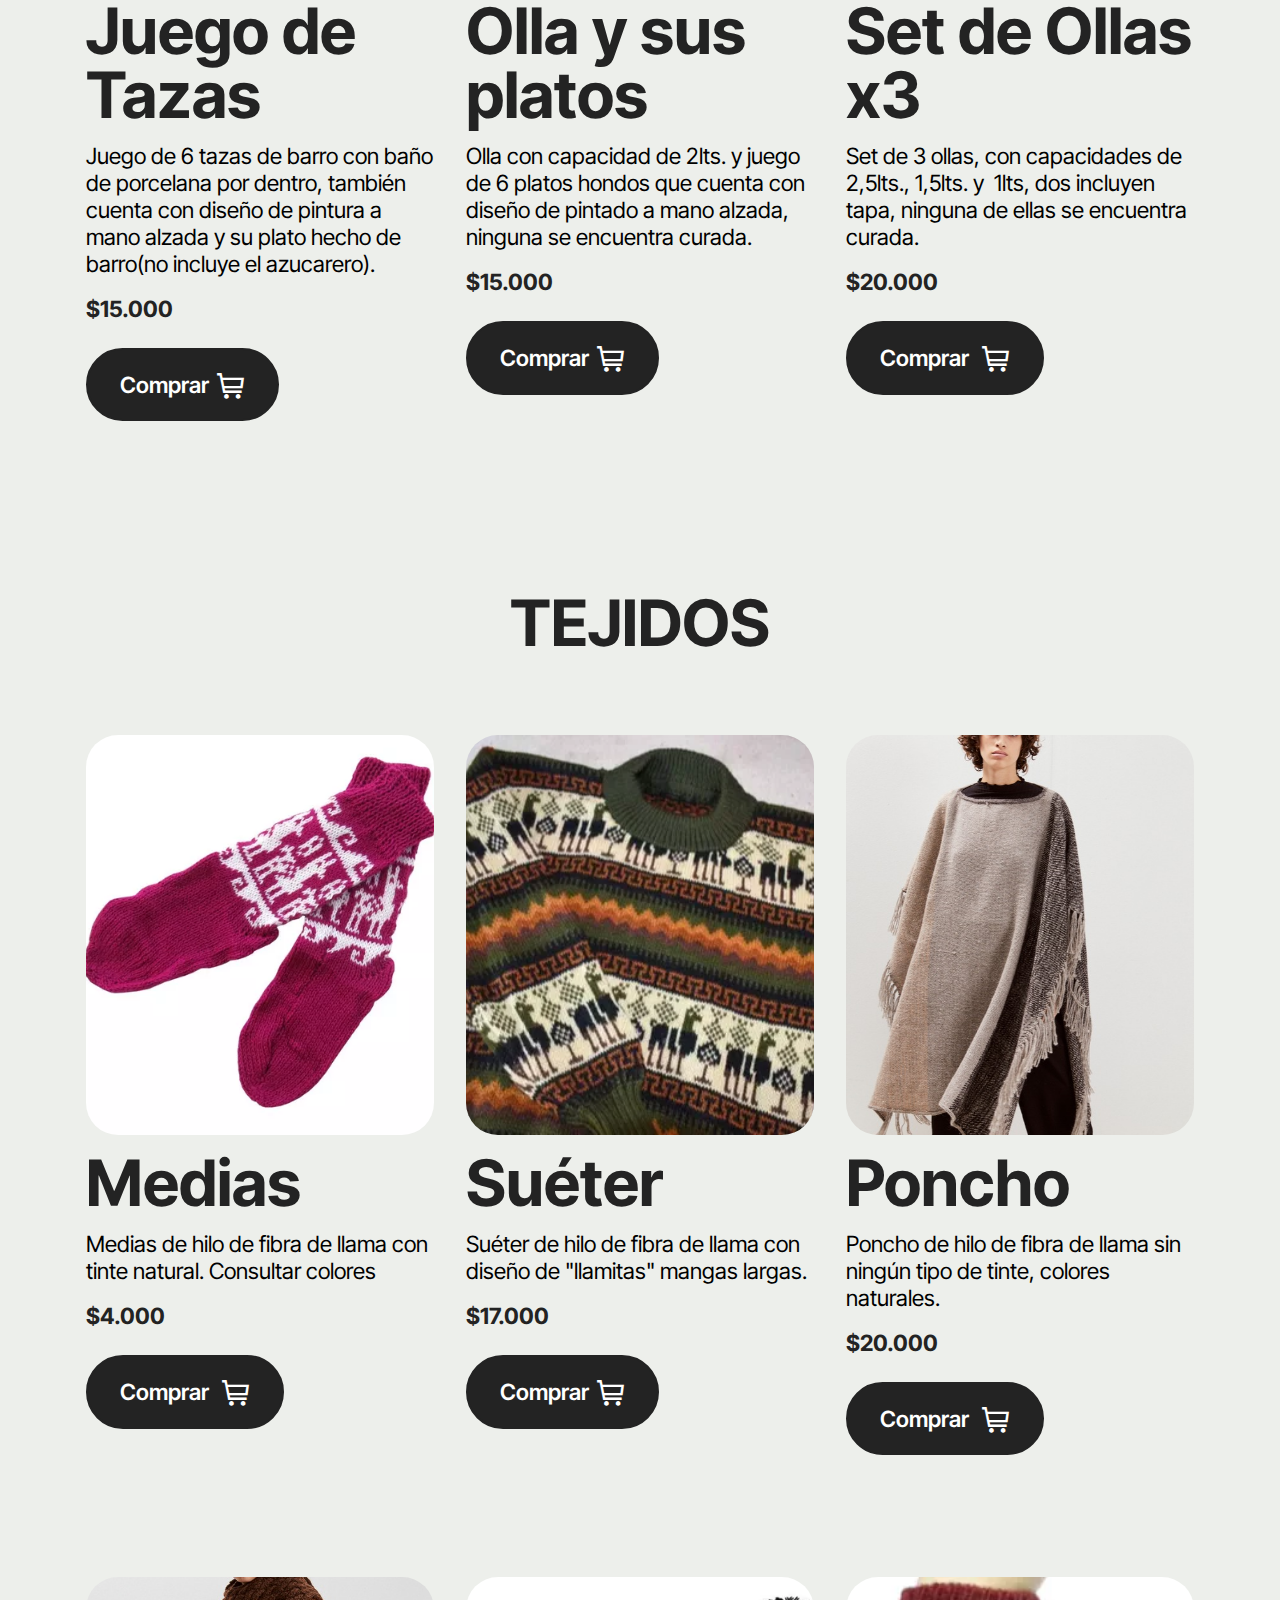
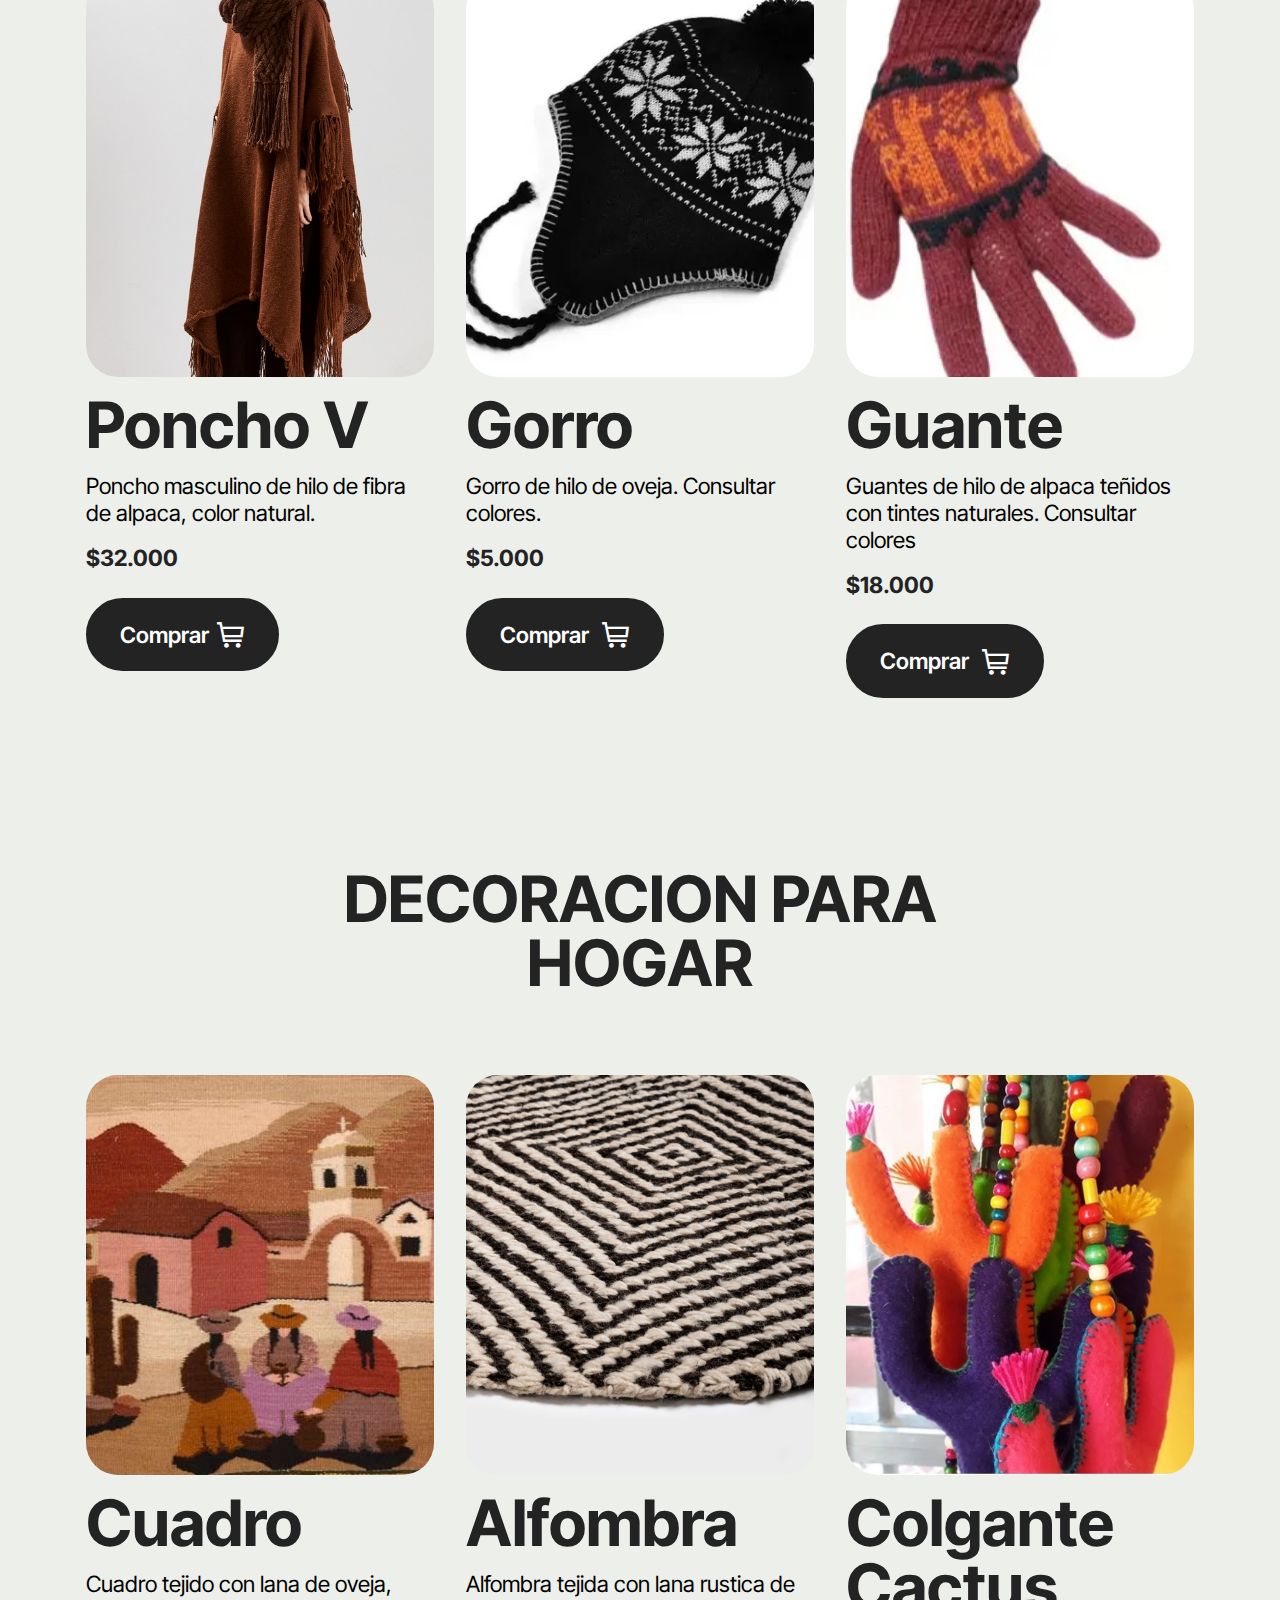
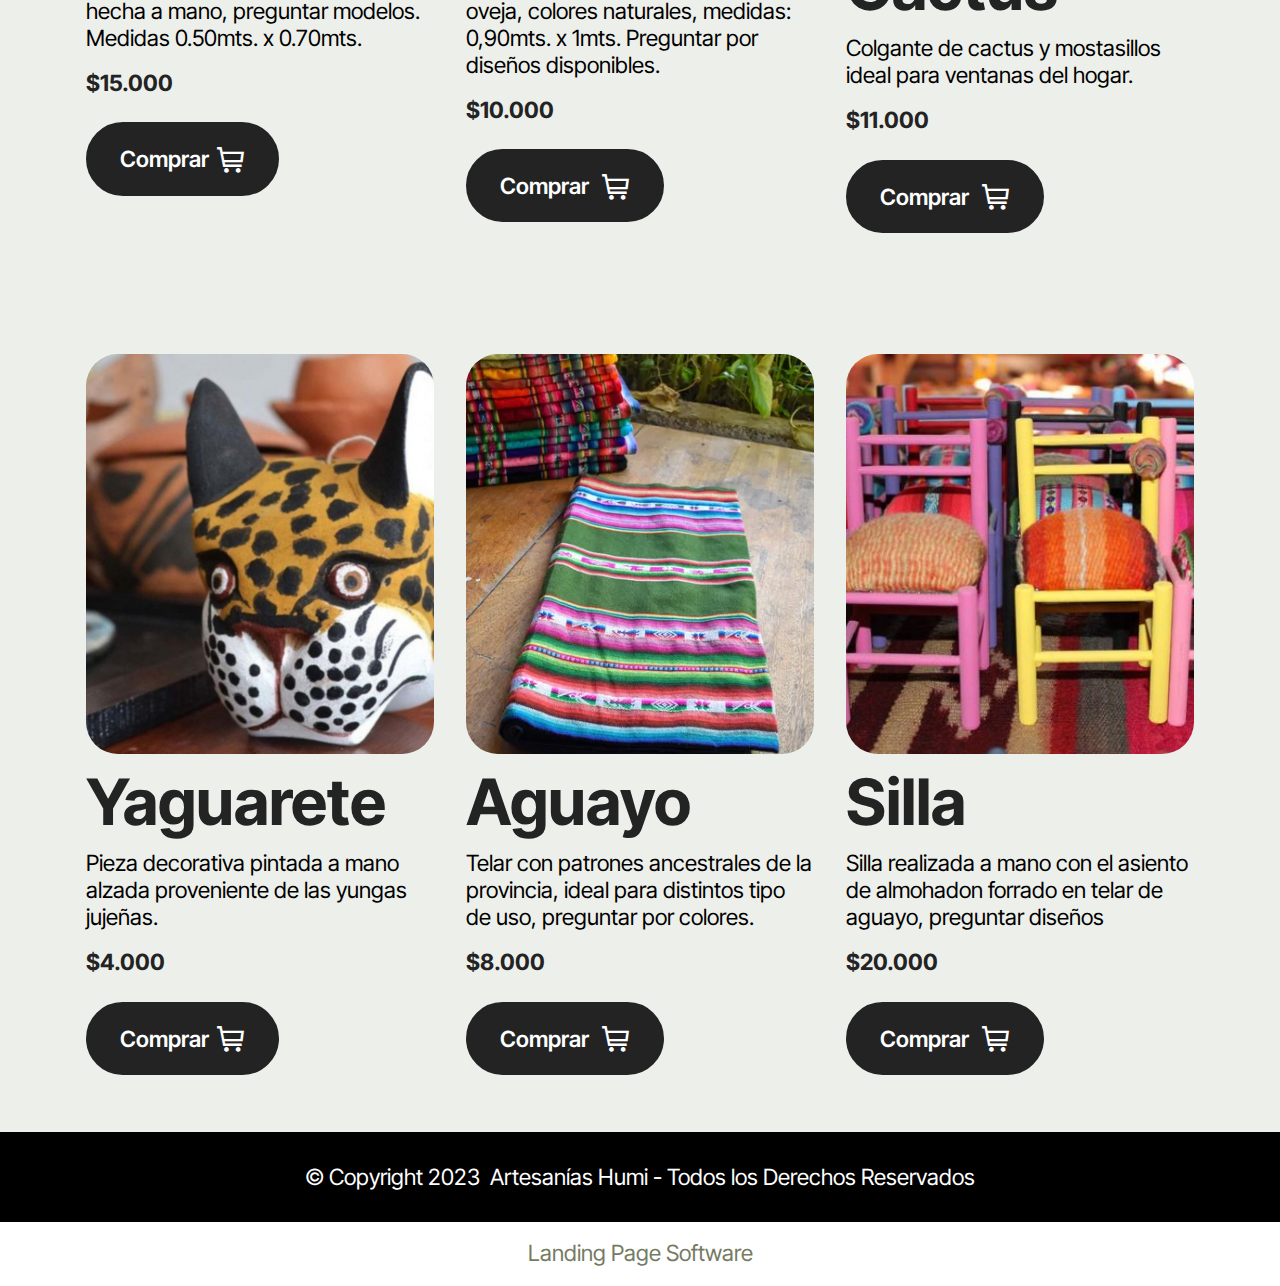
<file: page5.html>
<!DOCTYPE html>
<html  >
<head>
	<!-- Google tag (gtag.js) -->
<script async src="https://www.googletagmanager.com/gtag/js?id=G-HR4W4VBKXF"></script>
<script>
  window.dataLayer = window.dataLayer || [];
  function gtag(){dataLayer.push(arguments);}
  gtag('js', new Date());

  gtag('config', 'G-HR4W4VBKXF');
</script>
  <!-- Site made with Mobirise Website Builder v5.9.6, https://mobirise.com -->
  <meta charset="UTF-8">
  <meta http-equiv="X-UA-Compatible" content="IE=edge">
  <meta name="generator" content="Mobirise v5.9.6, mobirise.com">
  <meta name="viewport" content="width=device-width, initial-scale=1, minimum-scale=1">
  <link rel="shortcut icon" href="assets/images/logo.png" type="image/x-icon">
  <meta name="description" content="">
  
  
  <title>Productos</title>
  <link rel="stylesheet" href="assets/web/assets/mobirise-icons2/mobirise2.css">
  <link rel="stylesheet" href="assets/bootstrap/css/bootstrap.min.css">
  <link rel="stylesheet" href="assets/bootstrap/css/bootstrap-grid.min.css">
  <link rel="stylesheet" href="assets/bootstrap/css/bootstrap-reboot.min.css">
  <link rel="stylesheet" href="assets/dropdown/css/style.css">
  <link rel="stylesheet" href="assets/theme/css/style.css">
  <link rel="preload" href="https://fonts.googleapis.com/css?family=Inter+Tight:100,200,300,400,500,600,700,800,900,100i,200i,300i,400i,500i,600i,700i,800i,900i&display=swap" as="style" onload="this.onload=null;this.rel='stylesheet'">
  <noscript><link rel="stylesheet" href="https://fonts.googleapis.com/css?family=Inter+Tight:100,200,300,400,500,600,700,800,900,100i,200i,300i,400i,500i,600i,700i,800i,900i&display=swap"></noscript>
  <link rel="preload" as="style" href="assets/mobirise/css/mbr-additional.css"><link rel="stylesheet" href="assets/mobirise/css/mbr-additional.css" type="text/css">

  
  
  
</head>
<body>
  
  <section data-bs-version="5.1" class="menu menu1 cid-tV5mLlGB2I" once="menu" id="menu01-k">
	

	<nav class="navbar navbar-dropdown navbar-expand-lg">
		<div class="container">
			<div class="navbar-brand">
				<span class="navbar-logo">
					<a href="assets/files/Logo_Humi.pdf">
						<img src="assets/images/logo.png" alt="Humi" style="height: 4.9rem;">
					</a>
				</span>
				<span class="navbar-caption-wrap"><a class="navbar-caption text-black text-primary display-4" href="index.html">Artesanias Humi</a></span>
			</div>
			<button class="navbar-toggler" type="button" data-toggle="collapse" data-bs-toggle="collapse" data-target="#navbarSupportedContent" data-bs-target="#navbarSupportedContent" aria-controls="navbarNavAltMarkup" aria-expanded="false" aria-label="Toggle navigation">
				<div class="hamburger">
					<span></span>
					<span></span>
					<span></span>
					<span></span>
				</div>
			</button>
			<div class="collapse navbar-collapse" id="navbarSupportedContent">
				<ul class="navbar-nav nav-dropdown" data-app-modern-menu="true"><li class="nav-item">
						<a class="nav-link link text-black text-primary display-4" href="index.html">Home</a>
					</li>
					<li class="nav-item">
						<a class="nav-link link text-black text-primary display-4" href="page4.html" aria-expanded="false">Nuestros Productos</a>
					</li>
					<li class="nav-item">
						<a class="nav-link link text-black text-primary display-4" href="page6.html">Destacados</a>
					</li><li class="nav-item"><a class="nav-link link text-black text-primary display-4" href="page3.html">Sobre Nosotros</a></li></ul>
				
				<div class="navbar-buttons mbr-section-btn"><a class="btn btn-success display-4" href="page1.html">Iniciar Sesion</a></div>
			</div>
		</div>
	</nav>
</section>

<section data-bs-version="5.1" class="people03 cid-tV6514xyU4" id="people03-l">
	
	
	<div class="container">
		<div class="row justify-content-center">
			<div class="col-12 content-head">
				<div class="mbr-section-head mb-5">
					<h4 class="mbr-section-title mbr-fonts-style align-center mb-0 display-2">
						<strong>CERAMICOS</strong></h4>
					
				</div>
			</div>
		</div>
		<div class="row">
			<div class="item features-image col-12 col-md-6 col-lg-4">
				<div class="item-wrapper">
					<div class="item-img mb-3">
						<img src="assets/images/cazuela-barro.webp" alt="barr" title="">
					</div>
					<div class="item-content align-left">
						<h5 class="item-title mbr-fonts-style mb-3 display-2"><strong>Juego de Cazuelas</strong></h5>
						<h6 class="item-subtitle mbr-fonts-style mb-3 display-7">
							Son 6 cazuelas de barro cocinados en horno, sin diseño.&nbsp;</h6>
						<p class="mbr-text mbr-fonts-style mt-3 display-7"><strong>$9.000</strong></p>
					</div>
					<div class="mbr-section-btn item-footer mt-2"><a href="page7.html" class="btn item-btn btn-black display-7"><span class="mobi-mbri mobi-mbri-shopping-cart mbr-iconfont mbr-iconfont-btn"></span>Comprar</a></div>
				</div>
			</div>
			<div class="item features-image col-12 col-md-6 col-lg-4">
				<div class="item-wrapper">
					<div class="item-img mb-3">
						<img src="assets/images/azucarera-barro.webp" alt="" title="">
					</div>
					<div class="item-content align-left">
						<h5 class="item-title mbr-fonts-style mb-3 display-2"><strong>
							Azucarera</strong></h5>
						<h6 class="item-subtitle mbr-fonts-style mb-3 display-7">Azucarera de barro con diseño humahuaqueño utilizando la técnica de arena de colores, viene con su tapa, sin cuchara.</h6>
						<p class="mbr-text mbr-fonts-style mt-3 display-7"><strong>$3.000</strong></p>
					</div>
					<div class="mbr-section-btn item-footer mt-2"><a href="page7.html" class="btn item-btn btn-black display-7"><span class="mobi-mbri mobi-mbri-shopping-cart mbr-iconfont mbr-iconfont-btn"></span>Comprar&nbsp;</a></div>
				</div>
			</div>
			<div class="item features-image col-12 col-md-6 col-lg-4">
				<div class="item-wrapper">
					<div class="item-img mb-3">
						<img src="assets/images/olla-barro.webp" alt="" title="">
					</div>
					<div class="item-content align-left">
						<h5 class="item-title mbr-fonts-style mb-3 display-2"><strong>
							Olla</strong></h5>
						<h6 class="item-subtitle mbr-fonts-style mb-3 display-7">Olla de barro hondo con capacidad de 3lts. viene incluido una tapa de barro, ambas no se encuentra curadas.</h6>
						<p class="mbr-text mbr-fonts-style mt-3 display-7"><strong>$10.000</strong></p>
					</div>
					<div class="mbr-section-btn item-footer mt-2"><a href="page7.html" class="btn item-btn btn-black display-7"><span class="mobi-mbri mobi-mbri-shopping-cart mbr-iconfont mbr-iconfont-btn"></span>Comprar&nbsp;</a></div>
				</div>
			</div>
		</div>
	</div>
</section>

<section data-bs-version="5.1" class="people03 cid-tV68f649Yl" id="people03-m">
	
	
	<div class="container">
		<div class="row justify-content-center">
			<div class="col-12 content-head">
				
			</div>
		</div>
		<div class="row">
			<div class="item features-image col-12 col-md-6 col-lg-4">
				<div class="item-wrapper">
					<div class="item-img mb-3">
						<img src="assets/images/tazas-barro.jpeg" alt="" title="">
					</div>
					<div class="item-content align-left">
						<h5 class="item-title mbr-fonts-style mb-3 display-2"><strong>
							Juego de Tazas</strong></h5>
						<h6 class="item-subtitle mbr-fonts-style mb-3 display-7">Juego de 6 tazas de barro con baño de porcelana por dentro, también cuenta con diseño de pintura a mano alzada y su plato hecho de barro(no incluye el azucarero).</h6>
						<p class="mbr-text mbr-fonts-style mt-3 display-7"><strong>$15.000</strong></p>
					</div>
					<div class="mbr-section-btn item-footer mt-2"><a href="page7.html" class="btn item-btn btn-black display-7"><span class="mobi-mbri mobi-mbri-shopping-cart mbr-iconfont mbr-iconfont-btn"></span>Comprar</a></div>
				</div>
			</div>
			<div class="item features-image col-12 col-md-6 col-lg-4">
				<div class="item-wrapper">
					<div class="item-img mb-3">
						<img src="assets/images/olla-platos.jpeg" alt="" title="">
					</div>
					<div class="item-content align-left">
						<h5 class="item-title mbr-fonts-style mb-3 display-2"><strong>
							Olla y sus platos</strong></h5>
						<h6 class="item-subtitle mbr-fonts-style mb-3 display-7">Olla con capacidad de 2lts. y juego de 6 platos hondos que cuenta con diseño de pintado a mano alzada, ninguna se encuentra curada.</h6>
						<p class="mbr-text mbr-fonts-style mt-3 display-7"><strong>$15.000</strong></p>
					</div>
					<div class="mbr-section-btn item-footer mt-2"><a href="page7.html" class="btn item-btn btn-black display-7"><span class="mobi-mbri mobi-mbri-shopping-cart mbr-iconfont mbr-iconfont-btn"></span>Comprar</a></div>
				</div>
			</div>
			<div class="item features-image col-12 col-md-6 col-lg-4">
				<div class="item-wrapper">
					<div class="item-img mb-3">
						<img src="assets/images/juego-ollas-barro.jpeg" alt="" title="">
					</div>
					<div class="item-content align-left">
						<h5 class="item-title mbr-fonts-style mb-3 display-2"><strong>
							Set de Ollas x3</strong></h5>
						<h6 class="item-subtitle mbr-fonts-style mb-3 display-7">Set de 3 ollas, con capacidades de 2,5lts., 1,5lts. y&nbsp; 1lts, dos incluyen tapa, ninguna de ellas se encuentra curada.</h6>
						<p class="mbr-text mbr-fonts-style mt-3 display-7"><strong>$20.000</strong></p>
					</div>
					<div class="mbr-section-btn item-footer mt-2"><a href="page7.html" class="btn item-btn btn-black display-7"><span class="mobi-mbri mobi-mbri-shopping-cart mbr-iconfont mbr-iconfont-btn"></span>Comprar&nbsp;</a></div>
				</div>
			</div>
		</div>
	</div>
</section>

<section data-bs-version="5.1" class="people03 cid-tV6fysQIRb" id="people03-n">
	
	
	<div class="container">
		<div class="row justify-content-center">
			<div class="col-12 content-head">
				<div class="mbr-section-head mb-5">
					<h4 class="mbr-section-title mbr-fonts-style align-center mb-0 display-2"><strong>TEJIDOS</strong></h4>
					
				</div>
			</div>
		</div>
		<div class="row">
			<div class="item features-image col-12 col-md-6 col-lg-4 active">
				<div class="item-wrapper">
					<div class="item-img mb-3">
						<img src="assets/images/medias-tejido.webp" alt="  medias" title="" data-slide-to="3" data-bs-slide-to="3">
					</div>
					<div class="item-content align-left">
						<h5 class="item-title mbr-fonts-style mb-3 display-2"><strong>Medias</strong></h5>
						<h6 class="item-subtitle mbr-fonts-style mb-3 display-7">Medias de hilo de fibra de llama con tinte natural. Consultar colores</h6>
						<p class="mbr-text mbr-fonts-style mt-3 display-7"><strong>$4.000</strong></p>
					</div>
					<div class="mbr-section-btn item-footer mt-2"><a href="page7.html" class="btn item-btn btn-black display-7"><span class="mobi-mbri mobi-mbri-shopping-cart mbr-iconfont mbr-iconfont-btn"></span>Comprar&nbsp;</a></div>
				</div>
			</div><div class="item features-image col-12 col-md-6 col-lg-4">
				<div class="item-wrapper">
					<div class="item-img mb-3">
						<img src="assets/images/buzo-tejido.webp" alt=" m" title="" data-slide-to="0" data-bs-slide-to="0">
					</div>
					<div class="item-content align-left">
						<h5 class="item-title mbr-fonts-style mb-3 display-2"><strong>Suéter</strong></h5>
						<h6 class="item-subtitle mbr-fonts-style mb-3 display-7">Suéter de hilo de fibra de llama con diseño de "llamitas" mangas largas.&nbsp;</h6>
						<p class="mbr-text mbr-fonts-style mt-3 display-7"><strong>$17.000</strong></p>
					</div>
					<div class="mbr-section-btn item-footer mt-2"><a href="page7.html" class="btn item-btn btn-black display-7"><span class="mobi-mbri mobi-mbri-shopping-cart mbr-iconfont mbr-iconfont-btn"></span>Comprar</a></div>
				</div>
			</div>
			<div class="item features-image col-12 col-md-6 col-lg-4">
				<div class="item-wrapper">
					<div class="item-img mb-3">
						<img src="assets/images/poncho-tejido.jpeg" alt="" title="" data-slide-to="1" data-bs-slide-to="1">
					</div>
					<div class="item-content align-left">
						<h5 class="item-title mbr-fonts-style mb-3 display-2"><strong>Poncho</strong></h5>
						<h6 class="item-subtitle mbr-fonts-style mb-3 display-7">Poncho de hilo de fibra de llama sin ningún tipo de tinte, colores naturales.</h6>
						<p class="mbr-text mbr-fonts-style mt-3 display-7"><strong>$20.000</strong></p>
					</div>
					<div class="mbr-section-btn item-footer mt-2"><a href="page7.html" class="btn item-btn btn-black display-7"><span class="mobi-mbri mobi-mbri-shopping-cart mbr-iconfont mbr-iconfont-btn"></span>Comprar&nbsp;</a></div>
				</div>
			</div>
			
		</div>
	</div>
</section>

<section data-bs-version="5.1" class="people03 cid-tV6kHuizR8" id="people03-o">
	
	
	<div class="container">
		<div class="row justify-content-center">
			<div class="col-12 content-head">
				
			</div>
		</div>
		<div class="row">
			<div class="item features-image col-12 col-md-6 col-lg-4">
				<div class="item-wrapper">
					<div class="item-img mb-3">
						<img src="assets/images/poncho1-tejido.jpeg" alt="ba" title="">
					</div>
					<div class="item-content align-left">
						<h5 class="item-title mbr-fonts-style mb-3 display-2"><strong>Poncho V</strong></h5>
						<h6 class="item-subtitle mbr-fonts-style mb-3 display-7">
							Poncho masculino de hilo de fibra de alpaca, color natural.&nbsp;</h6>
						<p class="mbr-text mbr-fonts-style mt-3 display-7"><strong>$32.000</strong></p>
					</div>
					<div class="mbr-section-btn item-footer mt-2"><a href="page7.html" class="btn item-btn btn-black display-7"><span class="mobi-mbri mobi-mbri-shopping-cart mbr-iconfont mbr-iconfont-btn"></span>Comprar</a></div>
				</div>
			</div>
			<div class="item features-image col-12 col-md-6 col-lg-4">
				<div class="item-wrapper">
					<div class="item-img mb-3">
						<img src="assets/images/gorro-tejido-5.webp" alt="gorro" title="">
					</div>
					<div class="item-content align-left">
						<h5 class="item-title mbr-fonts-style mb-3 display-2"><strong>Gorro</strong></h5>
						<h6 class="item-subtitle mbr-fonts-style mb-3 display-7">Gorro de hilo de oveja. Consultar colores.</h6>
						<p class="mbr-text mbr-fonts-style mt-3 display-7"><strong>$5.000</strong></p>
					</div>
					<div class="mbr-section-btn item-footer mt-2"><a href="page7.html" class="btn item-btn btn-black display-7"><span class="mobi-mbri mobi-mbri-shopping-cart mbr-iconfont mbr-iconfont-btn"></span>Comprar&nbsp;</a></div>
				</div>
			</div>
			<div class="item features-image col-12 col-md-6 col-lg-4">
				<div class="item-wrapper">
					<div class="item-img mb-3">
						<img src="assets/images/guantes-tejido.webp" alt="guantes" title="">
					</div>
					<div class="item-content align-left">
						<h5 class="item-title mbr-fonts-style mb-3 display-2"><strong>Guante</strong></h5>
						<h6 class="item-subtitle mbr-fonts-style mb-3 display-7">Guantes de hilo de alpaca teñidos con tintes naturales. Consultar colores</h6>
						<p class="mbr-text mbr-fonts-style mt-3 display-7"><strong>$18.000</strong></p>
					</div>
					<div class="mbr-section-btn item-footer mt-2"><a href="page7.html" class="btn item-btn btn-black display-7"><span class="mobi-mbri mobi-mbri-shopping-cart mbr-iconfont mbr-iconfont-btn"></span>Comprar&nbsp;</a></div>
				</div>
			</div>
		</div>
	</div>
</section>

<section data-bs-version="5.1" class="people03 cid-tV6nhuEQba" id="people03-p">
	
	
	<div class="container">
		<div class="row justify-content-center">
			<div class="col-12 content-head">
				<div class="mbr-section-head mb-5">
					<h4 class="mbr-section-title mbr-fonts-style align-center mb-0 display-2"><strong>DECORACION PARA HOGAR</strong></h4>
					
				</div>
			</div>
		</div>
		<div class="row">
			<div class="item features-image col-12 col-md-6 col-lg-4">
				<div class="item-wrapper">
					<div class="item-img mb-3">
						<img src="assets/images/cuadro-decorativo.jpg" alt="cuadro" title="">
					</div>
					<div class="item-content align-left">
						<h5 class="item-title mbr-fonts-style mb-3 display-2"><strong>Cuadro</strong></h5>
						<h6 class="item-subtitle mbr-fonts-style mb-3 display-7">
							Cuadro tejido con lana de oveja, hecha a mano, preguntar modelos. Medidas 0.50mts. x 0.70mts.&nbsp;</h6>
						<p class="mbr-text mbr-fonts-style mt-3 display-7"><strong>$15.000</strong></p>
					</div>
					<div class="mbr-section-btn item-footer mt-2"><a href="page7.html" class="btn item-btn btn-black display-7"><span class="mobi-mbri mobi-mbri-shopping-cart mbr-iconfont mbr-iconfont-btn"></span>Comprar</a></div>
				</div>
			</div>
			<div class="item features-image col-12 col-md-6 col-lg-4">
				<div class="item-wrapper">
					<div class="item-img mb-3">
						<img src="assets/images/alfombra-decorativo.jpg" alt="alfombra" title="">
					</div>
					<div class="item-content align-left">
						<h5 class="item-title mbr-fonts-style mb-3 display-2"><strong>
							Alfombra</strong></h5>
						<h6 class="item-subtitle mbr-fonts-style mb-3 display-7">Alfombra tejida con lana rustica de oveja, colores naturales, medidas: 0,90mts. x 1mts. Preguntar por diseños disponibles.</h6>
						<p class="mbr-text mbr-fonts-style mt-3 display-7"><strong>$10.000</strong></p>
					</div>
					<div class="mbr-section-btn item-footer mt-2"><a href="page7.html" class="btn item-btn btn-black display-7"><span class="mobi-mbri mobi-mbri-shopping-cart mbr-iconfont mbr-iconfont-btn"></span>Comprar&nbsp;</a></div>
				</div>
			</div>
			<div class="item features-image col-12 col-md-6 col-lg-4">
				<div class="item-wrapper">
					<div class="item-img mb-3">
						<img src="assets/images/cactus-decorativo.jpg" alt="cactus" title="">
					</div>
					<div class="item-content align-left">
						<h5 class="item-title mbr-fonts-style mb-3 display-2"><strong>Colgante Cactus</strong></h5>
						<h6 class="item-subtitle mbr-fonts-style mb-3 display-7">Colgante de cactus y mostasillos ideal para ventanas del hogar.</h6>
						<p class="mbr-text mbr-fonts-style mt-3 display-7"><strong>$11.000</strong></p>
					</div>
					<div class="mbr-section-btn item-footer mt-2"><a href="page7.html" class="btn item-btn btn-black display-7"><span class="mobi-mbri mobi-mbri-shopping-cart mbr-iconfont mbr-iconfont-btn"></span>Comprar&nbsp;</a></div>
				</div>
			</div>
		</div>
	</div>
</section>

<section data-bs-version="5.1" class="people03 cid-tV6Yc1okXq" id="people03-q">
	
	
	<div class="container">
		<div class="row justify-content-center">
			<div class="col-12 content-head">
				
			</div>
		</div>
		<div class="row">
			<div class="item features-image col-12 col-md-6 col-lg-4">
				<div class="item-wrapper">
					<div class="item-img mb-3">
						<img src="assets/images/adorno-decorativo.jpg" alt="yaguarete" title="">
					</div>
					<div class="item-content align-left">
						<h5 class="item-title mbr-fonts-style mb-3 display-2"><strong>Yaguarete</strong></h5>
						<h6 class="item-subtitle mbr-fonts-style mb-3 display-7">
							Pieza decorativa pintada a mano alzada proveniente de las yungas jujeñas.&nbsp;</h6>
						<p class="mbr-text mbr-fonts-style mt-3 display-7"><strong>$4.000</strong></p>
					</div>
					<div class="mbr-section-btn item-footer mt-2"><a href="page7.html" class="btn item-btn btn-black display-7"><span class="mobi-mbri mobi-mbri-shopping-cart mbr-iconfont mbr-iconfont-btn"></span>Comprar</a></div>
				</div>
			</div>
			<div class="item features-image col-12 col-md-6 col-lg-4">
				<div class="item-wrapper">
					<div class="item-img mb-3">
						<img src="assets/images/aguayo-decorativo.webp" alt="aguayo" title="">
					</div>
					<div class="item-content align-left">
						<h5 class="item-title mbr-fonts-style mb-3 display-2"><strong>
							Aguayo</strong></h5>
						<h6 class="item-subtitle mbr-fonts-style mb-3 display-7">Telar con patrones ancestrales de la provincia, ideal para distintos tipo de uso, preguntar por colores.</h6>
						<p class="mbr-text mbr-fonts-style mt-3 display-7"><strong>$8.000</strong></p>
					</div>
					<div class="mbr-section-btn item-footer mt-2"><a href="page7.html" class="btn item-btn btn-black display-7"><span class="mobi-mbri mobi-mbri-shopping-cart mbr-iconfont mbr-iconfont-btn"></span>Comprar&nbsp;</a></div>
				</div>
			</div>
			<div class="item features-image col-12 col-md-6 col-lg-4">
				<div class="item-wrapper">
					<div class="item-img mb-3">
						<img src="assets/images/sillas-decoraciones.jpg" alt="sillas" title="">
					</div>
					<div class="item-content align-left">
						<h5 class="item-title mbr-fonts-style mb-3 display-2"><strong>
							Silla</strong></h5>
						<h6 class="item-subtitle mbr-fonts-style mb-3 display-7">Silla realizada a mano con el asiento de almohadon forrado en telar de aguayo, preguntar diseños</h6>
						<p class="mbr-text mbr-fonts-style mt-3 display-7"><strong>$20.000</strong></p>
					</div>
					<div class="mbr-section-btn item-footer mt-2"><a href="page7.html" class="btn item-btn btn-black display-7"><span class="mobi-mbri mobi-mbri-shopping-cart mbr-iconfont mbr-iconfont-btn"></span>Comprar&nbsp;</a></div>
				</div>
			</div>
		</div>
	</div>
</section>

<section data-bs-version="5.1" class="footer4 cid-tV7mYGIfv0" once="footers" id="footer04-16">

    

    

    <div class="container">
        <div class="media-container-row align-center mbr-white">
            <div class="col-12">
                <p class="mbr-text mb-0 mbr-fonts-style display-7">
                    © Copyright 2023&nbsp; Artesanías Humi - Todos los Derechos Reservados</p>
            </div>
        </div>
    </div>
</section><section class="display-7" style="padding: 0;align-items: center;justify-content: center;flex-wrap: wrap;    align-content: center;display: flex;position: relative;height: 4rem;"><a href="https://mobiri.se/3110108" style="flex: 1 1;height: 4rem;position: absolute;width: 100%;z-index: 1;"><img alt="" style="height: 4rem;" src="[data-uri]"></a><p style="margin: 0;text-align: center;" class="display-7">&#8204;</p><a style="z-index:1" href="https://mobirise.com/builder/landing-page-software.html">Landing Page Software</a></section><script src="assets/bootstrap/js/bootstrap.bundle.min.js"></script>  <script src="assets/smoothscroll/smooth-scroll.js"></script>  <script src="assets/ytplayer/index.js"></script>  <script src="assets/dropdown/js/navbar-dropdown.js"></script>  <script src="assets/theme/js/script.js"></script>  
  
  
</body>
</html>
</file>
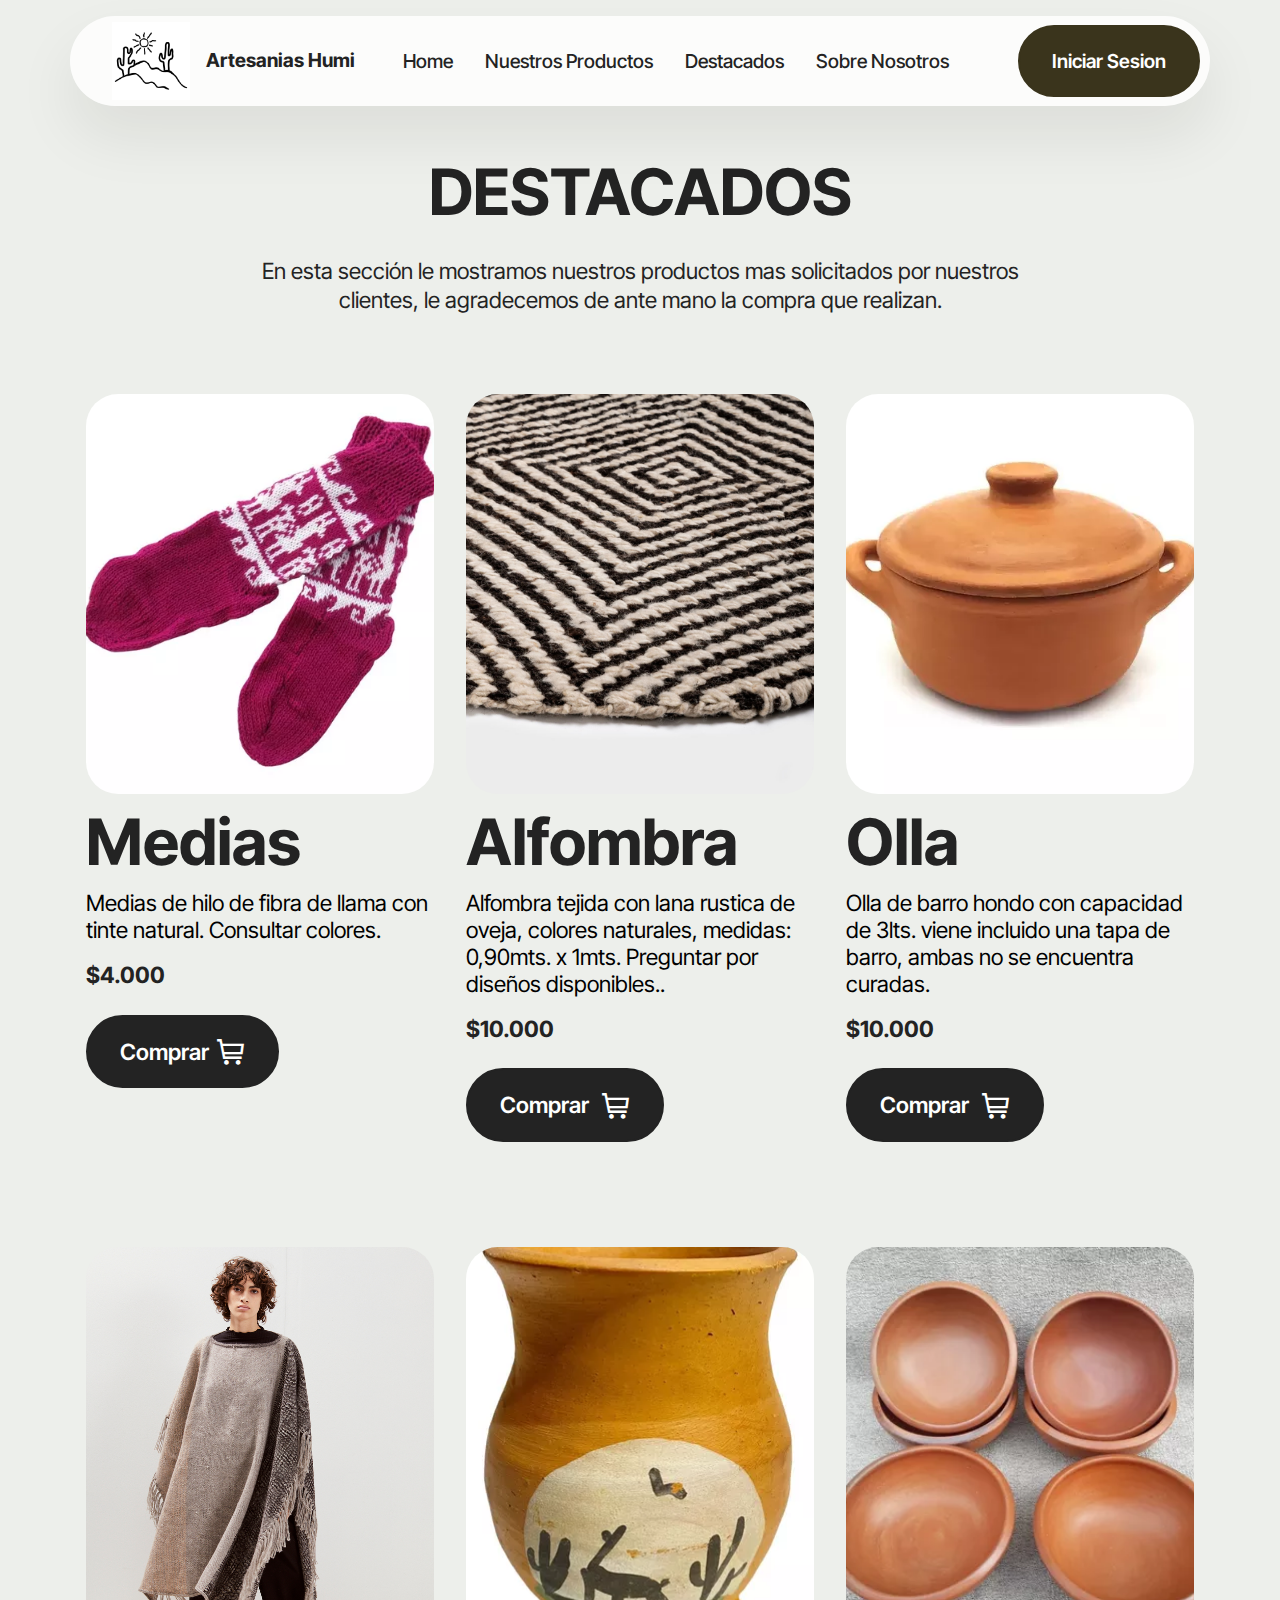
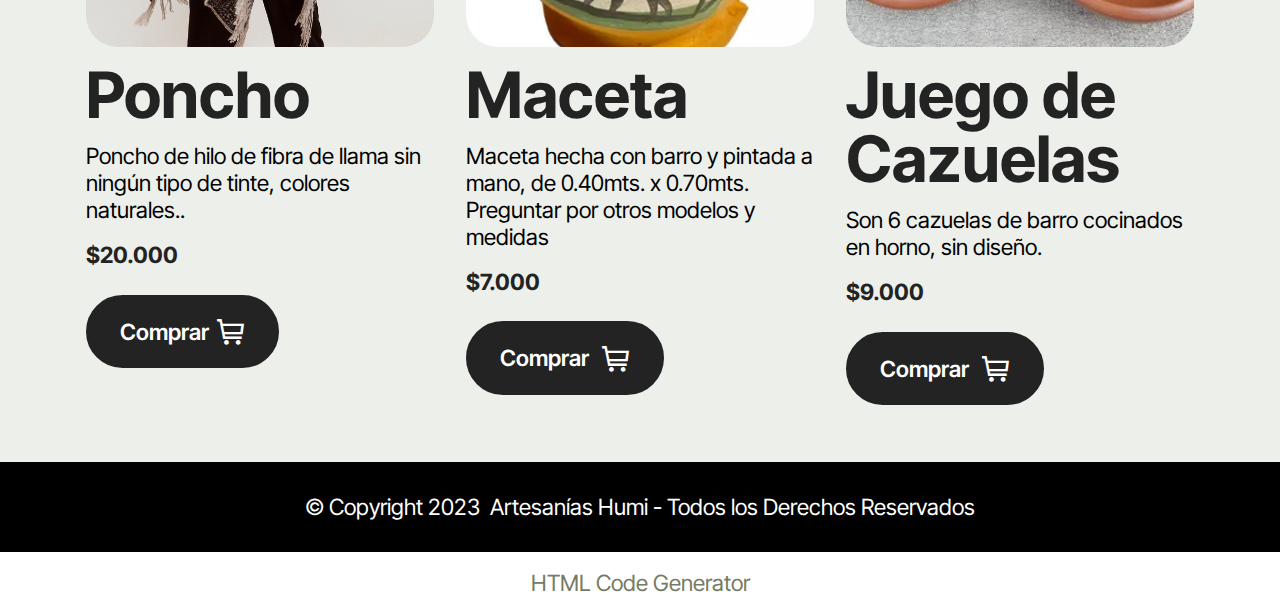
<file: page6.html>
<!DOCTYPE html>
<html  >
<head>
	<!-- Google tag (gtag.js) -->
<script async src="https://www.googletagmanager.com/gtag/js?id=G-HR4W4VBKXF"></script>
<script>
  window.dataLayer = window.dataLayer || [];
  function gtag(){dataLayer.push(arguments);}
  gtag('js', new Date());

  gtag('config', 'G-HR4W4VBKXF');
</script>
  <!-- Site made with Mobirise Website Builder v5.9.6, https://mobirise.com -->
  <meta charset="UTF-8">
  <meta http-equiv="X-UA-Compatible" content="IE=edge">
  <meta name="generator" content="Mobirise v5.9.6, mobirise.com">
  <meta name="viewport" content="width=device-width, initial-scale=1, minimum-scale=1">
  <link rel="shortcut icon" href="assets/images/logo.png" type="image/x-icon">
  <meta name="description" content="">
  
  
  <title>Destacados</title>
  <link rel="stylesheet" href="assets/web/assets/mobirise-icons2/mobirise2.css">
  <link rel="stylesheet" href="assets/bootstrap/css/bootstrap.min.css">
  <link rel="stylesheet" href="assets/bootstrap/css/bootstrap-grid.min.css">
  <link rel="stylesheet" href="assets/bootstrap/css/bootstrap-reboot.min.css">
  <link rel="stylesheet" href="assets/dropdown/css/style.css">
  <link rel="stylesheet" href="assets/theme/css/style.css">
  <link rel="preload" href="https://fonts.googleapis.com/css?family=Inter+Tight:100,200,300,400,500,600,700,800,900,100i,200i,300i,400i,500i,600i,700i,800i,900i&display=swap" as="style" onload="this.onload=null;this.rel='stylesheet'">
  <noscript><link rel="stylesheet" href="https://fonts.googleapis.com/css?family=Inter+Tight:100,200,300,400,500,600,700,800,900,100i,200i,300i,400i,500i,600i,700i,800i,900i&display=swap"></noscript>
  <link rel="preload" as="style" href="assets/mobirise/css/mbr-additional.css"><link rel="stylesheet" href="assets/mobirise/css/mbr-additional.css" type="text/css">

  
  
  
</head>
<body>
  
  <section data-bs-version="5.1" class="menu menu1 cid-tV5mLlGB2I" once="menu" id="menu01-s">
	

	<nav class="navbar navbar-dropdown navbar-expand-lg">
		<div class="container">
			<div class="navbar-brand">
				<span class="navbar-logo">
					<a href="assets/files/Logo_Humi.pdf">
						<img src="assets/images/logo.png" alt="Humi" style="height: 4.9rem;">
					</a>
				</span>
				<span class="navbar-caption-wrap"><a class="navbar-caption text-black text-primary display-4" href="index.html">Artesanias Humi</a></span>
			</div>
			<button class="navbar-toggler" type="button" data-toggle="collapse" data-bs-toggle="collapse" data-target="#navbarSupportedContent" data-bs-target="#navbarSupportedContent" aria-controls="navbarNavAltMarkup" aria-expanded="false" aria-label="Toggle navigation">
				<div class="hamburger">
					<span></span>
					<span></span>
					<span></span>
					<span></span>
				</div>
			</button>
			<div class="collapse navbar-collapse" id="navbarSupportedContent">
				<ul class="navbar-nav nav-dropdown" data-app-modern-menu="true"><li class="nav-item">
						<a class="nav-link link text-black text-primary display-4" href="index.html">Home</a>
					</li>
					<li class="nav-item">
						<a class="nav-link link text-black text-primary display-4" href="page4.html" aria-expanded="false">Nuestros Productos</a>
					</li>
					<li class="nav-item">
						<a class="nav-link link text-black text-primary display-4" href="page6.html">Destacados</a>
					</li><li class="nav-item"><a class="nav-link link text-black text-primary display-4" href="page3.html">Sobre Nosotros</a></li></ul>
				
				<div class="navbar-buttons mbr-section-btn"><a class="btn btn-success display-4" href="page1.html">Iniciar Sesion</a></div>
			</div>
		</div>
	</nav>
</section>

<section data-bs-version="5.1" class="people03 cid-tV70lWg5Zx" id="people03-t">
	
	
	<div class="container">
		<div class="row justify-content-center">
			<div class="col-12 content-head">
				<div class="mbr-section-head mb-5">
					<h4 class="mbr-section-title mbr-fonts-style align-center mb-0 display-2"><strong>DESTACADOS</strong></h4>
					<h5 class="mbr-section-subtitle mbr-fonts-style align-center mt-4 display-7">En esta sección le mostramos nuestros productos mas solicitados por nuestros clientes, le agradecemos de ante mano la compra que realizan.</h5>
				</div>
			</div>
		</div>
		<div class="row">
			<div class="item features-image col-12 col-md-6 col-lg-4 active">
				<div class="item-wrapper">
					<div class="item-img mb-3">
						<img src="assets/images/medias-tejido.webp" alt="media" title="" data-slide-to="0" data-bs-slide-to="0">
					</div>
					<div class="item-content align-left">
						<h5 class="item-title mbr-fonts-style mb-3 display-2"><strong>Medias</strong></h5>
						<h6 class="item-subtitle mbr-fonts-style mb-3 display-7">Medias de hilo de fibra de llama con tinte natural. Consultar colores.</h6>
						<p class="mbr-text mbr-fonts-style mt-3 display-7"><strong>$4.000</strong></p>
					</div>
					<div class="mbr-section-btn item-footer mt-2"><a href="page7.html" class="btn item-btn btn-black display-7"><span class="mobi-mbri mobi-mbri-shopping-cart mbr-iconfont mbr-iconfont-btn"></span>Comprar</a></div>
				</div>
			</div><div class="item features-image col-12 col-md-6 col-lg-4">
				<div class="item-wrapper">
					<div class="item-img mb-3">
						<img src="assets/images/alfombra-decorativo.jpg" alt="alfombra" title="" data-slide-to="1" data-bs-slide-to="1">
					</div>
					<div class="item-content align-left">
						<h5 class="item-title mbr-fonts-style mb-3 display-2"><strong>Alfombra</strong></h5>
						<h6 class="item-subtitle mbr-fonts-style mb-3 display-7">Alfombra tejida con lana rustica de oveja, colores naturales, medidas: 0,90mts. x 1mts. Preguntar por diseños disponibles..</h6>
						<p class="mbr-text mbr-fonts-style mt-3 display-7"><strong>$10.000</strong></p>
					</div>
					<div class="mbr-section-btn item-footer mt-2"><a href="page7.html" class="btn item-btn btn-black display-7"><span class="mobi-mbri mobi-mbri-shopping-cart mbr-iconfont mbr-iconfont-btn"></span>Comprar&nbsp;</a></div>
				</div>
			</div>
			<div class="item features-image col-12 col-md-6 col-lg-4">
				<div class="item-wrapper">
					<div class="item-img mb-3">
						<img src="assets/images/olla-barro.webp" alt="" title="" data-slide-to="1" data-bs-slide-to="1">
					</div>
					<div class="item-content align-left">
						<h5 class="item-title mbr-fonts-style mb-3 display-2"><strong>
							Olla</strong></h5>
						<h6 class="item-subtitle mbr-fonts-style mb-3 display-7">Olla de barro hondo con capacidad de 3lts. viene incluido una tapa de barro, ambas no se encuentra curadas.</h6>
						<p class="mbr-text mbr-fonts-style mt-3 display-7"><strong>$10.000</strong></p>
					</div>
					<div class="mbr-section-btn item-footer mt-2"><a href="page7.html" class="btn item-btn btn-black display-7"><span class="mobi-mbri mobi-mbri-shopping-cart mbr-iconfont mbr-iconfont-btn"></span>Comprar&nbsp;</a></div>
				</div>
			</div>
			
		</div>
	</div>
</section>

<section data-bs-version="5.1" class="people03 cid-tV70W04g7B" id="people03-u">
	
	
	<div class="container">
		<div class="row justify-content-center">
			<div class="col-12 content-head">
				
			</div>
		</div>
		<div class="row">
			<div class="item features-image col-12 col-md-6 col-lg-4">
				<div class="item-wrapper">
					<div class="item-img mb-3">
						<img src="assets/images/poncho-tejido.jpg" alt="poncho" title="">
					</div>
					<div class="item-content align-left">
						<h5 class="item-title mbr-fonts-style mb-3 display-2"><strong>Poncho</strong></h5>
						<h6 class="item-subtitle mbr-fonts-style mb-3 display-7">Poncho de hilo de fibra de llama sin ningún tipo de tinte, colores naturales..&nbsp;</h6>
						<p class="mbr-text mbr-fonts-style mt-3 display-7"><strong>$20.000</strong></p>
					</div>
					<div class="mbr-section-btn item-footer mt-2"><a href="page7.html" class="btn item-btn btn-black display-7"><span class="mobi-mbri mobi-mbri-shopping-cart mbr-iconfont mbr-iconfont-btn"></span>Comprar</a></div>
				</div>
			</div>
			<div class="item features-image col-12 col-md-6 col-lg-4">
				<div class="item-wrapper">
					<div class="item-img mb-3">
						<img src="assets/images/maceta-barro.webp" alt="jarron" title="">
					</div>
					<div class="item-content align-left">
						<h5 class="item-title mbr-fonts-style mb-3 display-2"><strong>Maceta</strong></h5>
						<h6 class="item-subtitle mbr-fonts-style mb-3 display-7">Maceta hecha con barro y pintada a mano, de 0.40mts. x 0.70mts. Preguntar por otros modelos y medidas</h6>
						<p class="mbr-text mbr-fonts-style mt-3 display-7"><strong>$7.000</strong></p>
					</div>
					<div class="mbr-section-btn item-footer mt-2"><a href="page7.html" class="btn item-btn btn-black display-7"><span class="mobi-mbri mobi-mbri-shopping-cart mbr-iconfont mbr-iconfont-btn"></span>Comprar&nbsp;</a></div>
				</div>
			</div>
			<div class="item features-image col-12 col-md-6 col-lg-4">
				<div class="item-wrapper">
					<div class="item-img mb-3">
						<img src="assets/images/cazuela-barro.webp" alt="buzo" title="">
					</div>
					<div class="item-content align-left">
						<h5 class="item-title mbr-fonts-style mb-3 display-2"><strong>Juego de Cazuelas</strong></h5>
						<h6 class="item-subtitle mbr-fonts-style mb-3 display-7">Son 6 cazuelas de barro cocinados en horno, sin diseño.</h6>
						<p class="mbr-text mbr-fonts-style mt-3 display-7"><strong>$9.000</strong></p>
					</div>
					<div class="mbr-section-btn item-footer mt-2"><a href="page7.html" class="btn item-btn btn-black display-7"><span class="mobi-mbri mobi-mbri-shopping-cart mbr-iconfont mbr-iconfont-btn"></span>Comprar&nbsp;</a></div>
				</div>
			</div>
		</div>
	</div>
</section>

<section data-bs-version="5.1" class="footer4 cid-tV7mYGIfv0" once="footers" id="footer04-16">

    

    

    <div class="container">
        <div class="media-container-row align-center mbr-white">
            <div class="col-12">
                <p class="mbr-text mb-0 mbr-fonts-style display-7">
                    © Copyright 2023&nbsp; Artesanías Humi - Todos los Derechos Reservados</p>
            </div>
        </div>
    </div>
</section><section class="display-7" style="padding: 0;align-items: center;justify-content: center;flex-wrap: wrap;    align-content: center;display: flex;position: relative;height: 4rem;"><a href="https://mobiri.se/3110108" style="flex: 1 1;height: 4rem;position: absolute;width: 100%;z-index: 1;"><img alt="" style="height: 4rem;" src="[data-uri]"></a><p style="margin: 0;text-align: center;" class="display-7">&#8204;</p><a style="z-index:1" href="https://mobirise.com/builder/html-code-generator.html">HTML Code Generator</a></section><script src="assets/bootstrap/js/bootstrap.bundle.min.js"></script>  <script src="assets/smoothscroll/smooth-scroll.js"></script>  <script src="assets/ytplayer/index.js"></script>  <script src="assets/dropdown/js/navbar-dropdown.js"></script>  <script src="assets/theme/js/script.js"></script>  
  
  
</body>
</html>
</file>
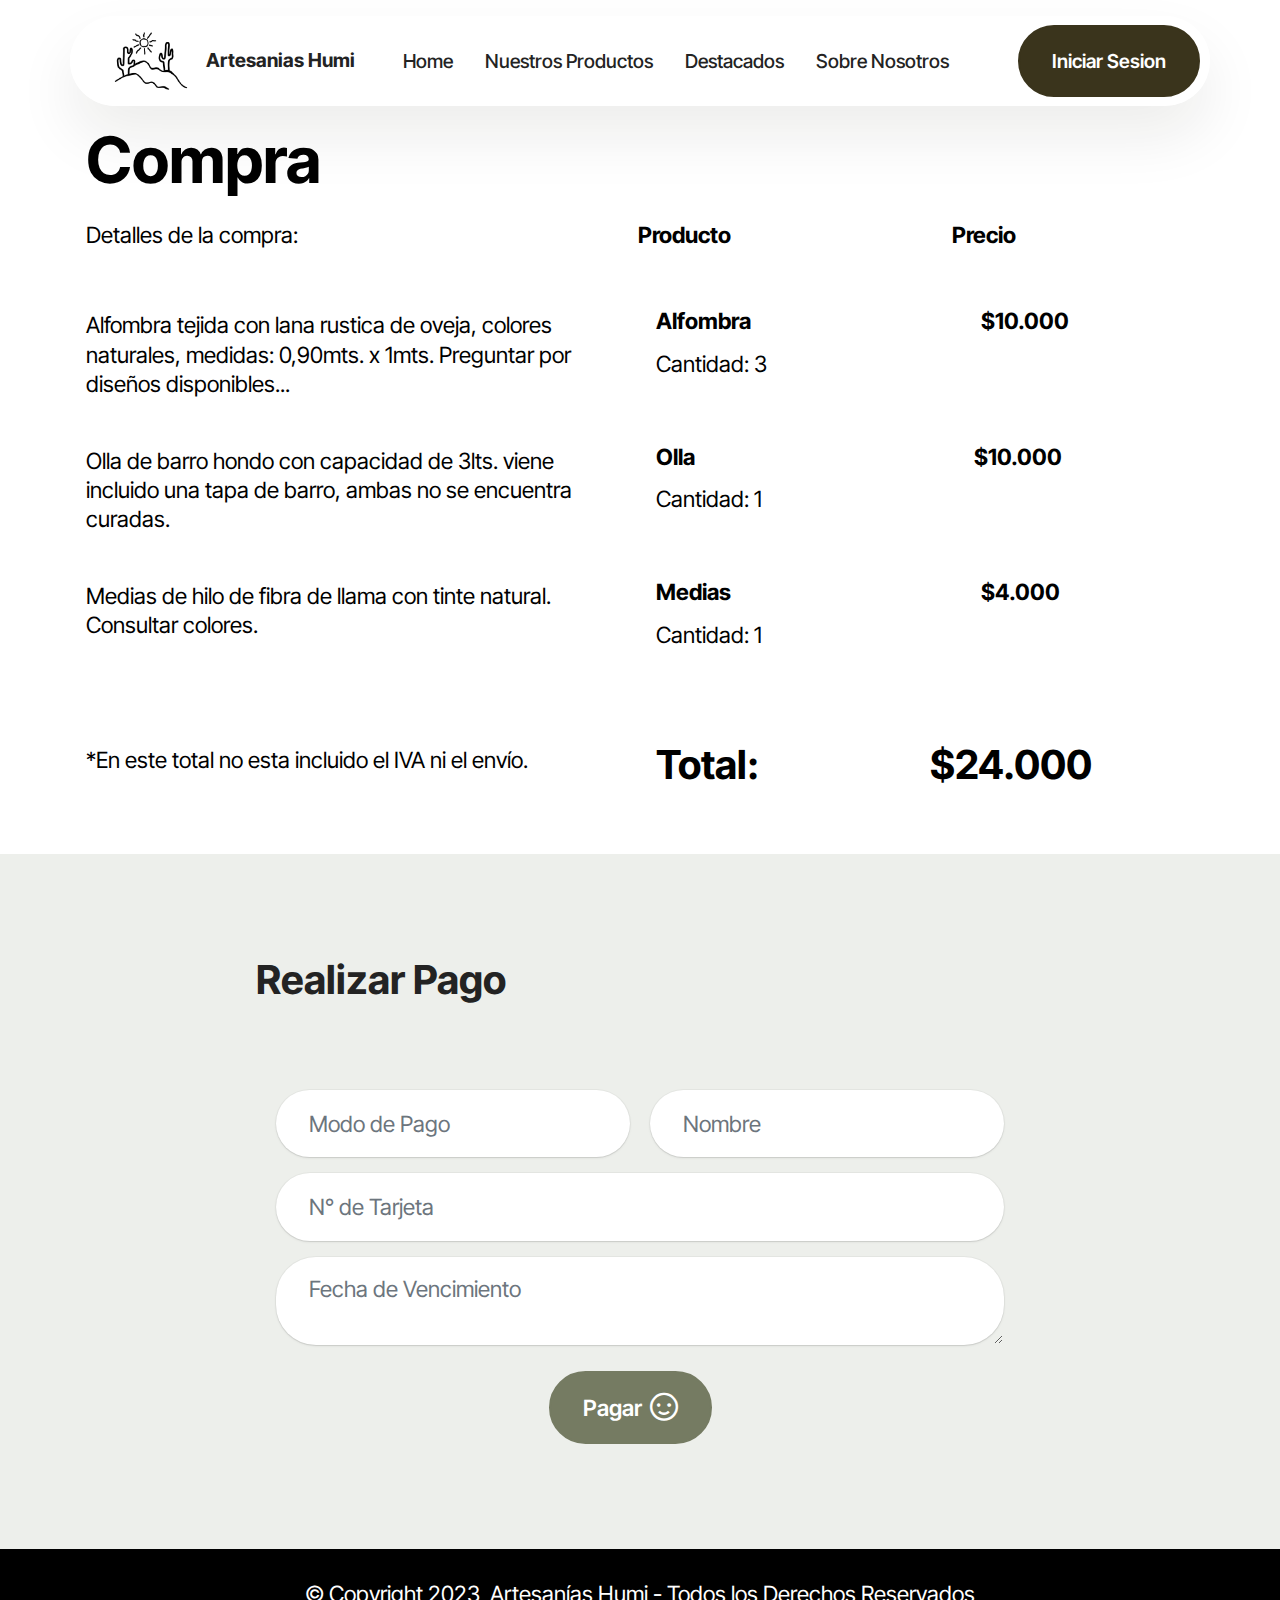
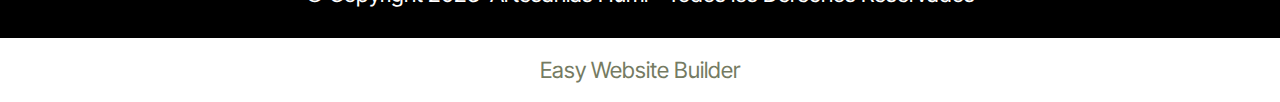
<file: page7.html>
<!DOCTYPE html>
<html  >
<head>
    <!-- Google tag (gtag.js) -->
<script async src="https://www.googletagmanager.com/gtag/js?id=G-HR4W4VBKXF"></script>
<script>
  window.dataLayer = window.dataLayer || [];
  function gtag(){dataLayer.push(arguments);}
  gtag('js', new Date());

  gtag('config', 'G-HR4W4VBKXF');
</script>
  <!-- Site made with Mobirise Website Builder v5.9.6, https://mobirise.com -->
  <meta charset="UTF-8">
  <meta http-equiv="X-UA-Compatible" content="IE=edge">
  <meta name="generator" content="Mobirise v5.9.6, mobirise.com">
  <meta name="viewport" content="width=device-width, initial-scale=1, minimum-scale=1">
  <link rel="shortcut icon" href="assets/images/logo.png" type="image/x-icon">
  <meta name="description" content="">
  
  
  <title>Comprar</title>
  <link rel="stylesheet" href="assets/web/assets/mobirise-icons2/mobirise2.css">
  <link rel="stylesheet" href="assets/bootstrap/css/bootstrap.min.css">
  <link rel="stylesheet" href="assets/bootstrap/css/bootstrap-grid.min.css">
  <link rel="stylesheet" href="assets/bootstrap/css/bootstrap-reboot.min.css">
  <link rel="stylesheet" href="assets/dropdown/css/style.css">
  <link rel="stylesheet" href="assets/theme/css/style.css">
  <link rel="preload" href="https://fonts.googleapis.com/css?family=Inter+Tight:100,200,300,400,500,600,700,800,900,100i,200i,300i,400i,500i,600i,700i,800i,900i&display=swap" as="style" onload="this.onload=null;this.rel='stylesheet'">
  <noscript><link rel="stylesheet" href="https://fonts.googleapis.com/css?family=Inter+Tight:100,200,300,400,500,600,700,800,900,100i,200i,300i,400i,500i,600i,700i,800i,900i&display=swap"></noscript>
  <link rel="preload" as="style" href="assets/mobirise/css/mbr-additional.css"><link rel="stylesheet" href="assets/mobirise/css/mbr-additional.css" type="text/css">

  
  
  
</head>
<body>
  
  <section data-bs-version="5.1" class="menu menu1 cid-tV5mLlGB2I" once="menu" id="menu01-x">
	

	<nav class="navbar navbar-dropdown navbar-expand-lg">
		<div class="container">
			<div class="navbar-brand">
				<span class="navbar-logo">
					<a href="assets/files/Logo_Humi.pdf">
						<img src="assets/images/logo.png" alt="Humi" style="height: 4.9rem;">
					</a>
				</span>
				<span class="navbar-caption-wrap"><a class="navbar-caption text-black text-primary display-4" href="index.html">Artesanias Humi</a></span>
			</div>
			<button class="navbar-toggler" type="button" data-toggle="collapse" data-bs-toggle="collapse" data-target="#navbarSupportedContent" data-bs-target="#navbarSupportedContent" aria-controls="navbarNavAltMarkup" aria-expanded="false" aria-label="Toggle navigation">
				<div class="hamburger">
					<span></span>
					<span></span>
					<span></span>
					<span></span>
				</div>
			</button>
			<div class="collapse navbar-collapse" id="navbarSupportedContent">
				<ul class="navbar-nav nav-dropdown" data-app-modern-menu="true"><li class="nav-item">
						<a class="nav-link link text-black text-primary display-4" href="index.html">Home</a>
					</li>
					<li class="nav-item">
						<a class="nav-link link text-black text-primary display-4" href="page4.html" aria-expanded="false">Nuestros Productos</a>
					</li>
					<li class="nav-item">
						<a class="nav-link link text-black text-primary display-4" href="page6.html">Destacados</a>
					</li><li class="nav-item"><a class="nav-link link text-black text-primary display-4" href="page3.html">Sobre Nosotros</a></li></ul>
				
				<div class="navbar-buttons mbr-section-btn"><a class="btn btn-success display-4" href="page1.html">Iniciar Sesion</a></div>
			</div>
		</div>
	</nav>
</section>

<section data-bs-version="5.1" class="timeline01 cid-tV7aK8f12n" id="timeline01-13">
    
    <div class="container">
        <div class="row justify-content-center">
            <div class="col-12 mb-5 content-head">
                <h3 class="mbr-section-title mbr-fonts-style align-center mb-0 display-2"><strong>Compra</strong></h3>
                <h5 class="mbr-section-subtitle mbr-fonts-style align-center mb-0 mt-4 display-7"><p>
                    Detalles de la compra:&nbsp;&nbsp;&nbsp;&nbsp;&nbsp;&nbsp;&nbsp;&nbsp;&nbsp;&nbsp;&nbsp;&nbsp;&nbsp;&nbsp;&nbsp;&nbsp;&nbsp;&nbsp;&nbsp;&nbsp;&nbsp;&nbsp;&nbsp;&nbsp;&nbsp;&nbsp;&nbsp;&nbsp;&nbsp;&nbsp;&nbsp;&nbsp;&nbsp;&nbsp;&nbsp;&nbsp;&nbsp;&nbsp;&nbsp;&nbsp;&nbsp;&nbsp;&nbsp;&nbsp;&nbsp;&nbsp;&nbsp;&nbsp;&nbsp;&nbsp;&nbsp;&nbsp;&nbsp;&nbsp;&nbsp;&nbsp;&nbsp;&nbsp;&nbsp;&nbsp;&nbsp;&nbsp;&nbsp;&nbsp;&nbsp; &nbsp; <strong>Producto&nbsp;</strong>&nbsp;&nbsp;&nbsp;&nbsp;&nbsp;&nbsp;&nbsp;&nbsp;&nbsp;&nbsp;&nbsp;&nbsp;&nbsp;&nbsp;&nbsp;&nbsp;&nbsp;&nbsp;&nbsp;&nbsp;&nbsp;&nbsp;&nbsp;&nbsp;&nbsp;&nbsp;&nbsp;&nbsp;&nbsp;&nbsp;&nbsp;&nbsp;&nbsp;&nbsp;&nbsp;&nbsp;&nbsp;<strong>&nbsp;&nbsp;&nbsp;&nbsp;&nbsp;&nbsp;&nbsp; Precio</strong></p></h5>
            </div>
        </div>
        
        
        <div class="row justify-content-center item features-without-image mb-5 active">
            <div class="col-12 col-md">
                <h5 class="mbr-card-title mbr-fonts-style mt-0 mb-3 display-7"><p><strong>Alfombra</strong>&nbsp;&nbsp;&nbsp;&nbsp;&nbsp;&nbsp;&nbsp;&nbsp;&nbsp;&nbsp;&nbsp;&nbsp;&nbsp;&nbsp;&nbsp;&nbsp;&nbsp;&nbsp;&nbsp;&nbsp;&nbsp;&nbsp;&nbsp;&nbsp;&nbsp;&nbsp;&nbsp;&nbsp;&nbsp;&nbsp;&nbsp;&nbsp;&nbsp;&nbsp;&nbsp;&nbsp;&nbsp;&nbsp;&nbsp;&nbsp;&nbsp;&nbsp;&nbsp;&nbsp;&nbsp; <strong>$10.000</strong></p></h5>
                <h6 class="mbr-card-subtitle mbr-fonts-style mt-0 mb-3 display-7">Cantidad: 3</h6>
            </div>
            <div class="col-md-12 col-lg-6 item-wrapper">
                <p class="mbr-text mbr-fonts-style mt-0 mb-0 display-7">Alfombra tejida con lana rustica de oveja, colores naturales, medidas: 0,90mts. x 1mts. Preguntar por diseños disponibles...
                </p>
            </div>
        </div><div class="row justify-content-center item features-without-image mb-5">
            <div class="col-12 col-md">
                <h5 class="mbr-card-title mbr-fonts-style mt-0 mb-3 display-7"><p><strong>Olla</strong>&nbsp;&nbsp;&nbsp;&nbsp;&nbsp;&nbsp;&nbsp;&nbsp;&nbsp;&nbsp;&nbsp;&nbsp;&nbsp;&nbsp;&nbsp;&nbsp;&nbsp;&nbsp;&nbsp;&nbsp;&nbsp;&nbsp;&nbsp;&nbsp;&nbsp;&nbsp;&nbsp;&nbsp;&nbsp;&nbsp;&nbsp;&nbsp;&nbsp;&nbsp;&nbsp;&nbsp;&nbsp;&nbsp;&nbsp;&nbsp;&nbsp;&nbsp;&nbsp;&nbsp;&nbsp;&nbsp;&nbsp;&nbsp;&nbsp;&nbsp;&nbsp;&nbsp;&nbsp; &nbsp;<strong>&nbsp;$10.000</strong></p></h5>
                <h6 class="mbr-card-subtitle mbr-fonts-style mt-0 mb-3 display-7">Cantidad: 1</h6>
            </div>
            <div class="col-md-12 col-lg-6 item-wrapper">
                <p class="mbr-text mbr-fonts-style mt-0 mb-0 display-7">Olla de barro hondo con capacidad de 3lts. viene incluido una tapa de barro, ambas no se encuentra curadas.</p>
            </div>
        </div><div class="row justify-content-center item features-without-image mb-5">
            <div class="col-12 col-md">
                <h5 class="mbr-card-title mbr-fonts-style mt-0 mb-3 display-7"><p><strong>Medias</strong>&nbsp;&nbsp;&nbsp;&nbsp;&nbsp;&nbsp;&nbsp;&nbsp;&nbsp;&nbsp;&nbsp;&nbsp;&nbsp;&nbsp;&nbsp;&nbsp;&nbsp;&nbsp;&nbsp;&nbsp;&nbsp;&nbsp;&nbsp;&nbsp;&nbsp;&nbsp;&nbsp;&nbsp;&nbsp;&nbsp;&nbsp;&nbsp;&nbsp;&nbsp;&nbsp;&nbsp;&nbsp;&nbsp;&nbsp;&nbsp;&nbsp;&nbsp;&nbsp;&nbsp;&nbsp;&nbsp;&nbsp;&nbsp;&nbsp; <strong>$4.000</strong></p></h5>
                <h6 class="mbr-card-subtitle mbr-fonts-style mt-0 mb-3 display-7">Cantidad: 1</h6>
            </div>
            <div class="col-md-12 col-lg-6 item-wrapper">
                <p class="mbr-text mbr-fonts-style mt-0 mb-0 display-7">
                    Medias de hilo de fibra de llama con tinte natural. Consultar colores.
                </p>
            </div>
        </div>
    </div>
</section>

<section data-bs-version="5.1" class="timeline01 cid-tV7cOQ1uiw" id="timeline01-14">
    
    <div class="container">
        <div class="row justify-content-center">
            
        </div>
        <div class="row justify-content-center item features-without-image mb-5">
            <div class="col-12 col-md">
                <h5 class="mbr-card-title mbr-fonts-style mt-0 mb-3 display-5"><p>
                    <strong>Total:</strong>&nbsp;&nbsp;&nbsp; &nbsp;&nbsp;&nbsp;&nbsp;&nbsp;&nbsp;&nbsp;&nbsp;&nbsp;&nbsp;&nbsp;&nbsp;&nbsp;&nbsp;&nbsp;<strong>$24.000</strong></p></h5>
                <h6 class="mbr-card-subtitle mbr-fonts-style mt-0 mb-3 display-7"></h6>
            </div>
            <div class="col-md-12 col-lg-6 item-wrapper">
                <p class="mbr-text mbr-fonts-style mt-0 mb-0 display-7">*En este total no esta incluido el IVA ni el envío.</p><p>&nbsp; &nbsp;&nbsp;&nbsp;&nbsp;&nbsp;&nbsp;&nbsp;&nbsp;&nbsp;&nbsp;&nbsp;&nbsp;&nbsp;&nbsp;</p><p></p>
            </div>
        </div>
        
        
    </div>
</section>

<section data-bs-version="5.1" class="form5 cid-tV7eEwOnJJ" id="form02-15">
    
    
    <div class="container">
        <div class="row justify-content-center">
            <div class="col-12 content-head">
                <div class="mbr-section-head mb-5">
                    <h3 class="mbr-section-title mbr-fonts-style align-center mb-0 display-5"><strong>Realizar Pago</strong></h3>
                    
                </div>
            </div>
        </div>
        <div class="row justify-content-center mt-4">
            <div class="col-lg-8 mx-auto mbr-form" data-form-type="formoid">
                <form action="https://mobirise.eu/" method="POST" class="mbr-form form-with-styler" data-form-title="Form Name"><input type="hidden" name="email" data-form-email="true" value="uxQ9VCZjQEyTiLFOwwiLVIqFITZR3uTqABA4cFPMwycm3+nThjogAUBT0ZUVQk7fWgEImSKfdqa3KSmo+KWdv83ukiH/Q5DqSmHwHoBKnrNeplI+uKkIckiESp8zhD+I">
                    <div class="row">
                        <div hidden="hidden" data-form-alert="" class="alert alert-success col-12">Thanks for filling out the form!</div>
                        <div hidden="hidden" data-form-alert-danger="" class="alert alert-danger col-12">
                            Oops...! some problem!
                        </div>
                    </div>
                    <div class="dragArea row">
                        <div class="col-md col-sm-12 form-group mb-3" data-for="name">
                            <input type="text" name="name" placeholder="Modo de Pago" data-form-field="name" class="form-control" value="" id="name-form02-15">
                        </div>
                        <div class="col-md col-sm-12 form-group mb-3" data-for="email">
                            <input type="email" name="email" placeholder="Nombre" data-form-field="email" class="form-control" value="" id="email-form02-15">
                        </div>
                        <div class="col-12 form-group mb-3" data-for="phone">
                            <input type="tel" name="phone" placeholder="N° de Tarjeta" data-form-field="phone" class="form-control" value="" id="phone-form02-15">
                        </div>
                        <div class="col-12 form-group mb-3" data-for="textarea">
                            <textarea name="textarea" placeholder="Fecha de Vencimiento" data-form-field="textarea" class="form-control" id="textarea-form02-15"></textarea>
                        </div>
                        <div class="col-lg-12 col-md-12 col-sm-12 align-center mbr-section-btn"><a  class="btn btn-primary display-7" href="page8.html"><span class="mobi-mbri mobi-mbri-smile-face mbr-iconfont mbr-iconfont-btn"></span>Pagar</a></div>
                    </div>
                </form>
            </div>
        </div>
    </div>
</section>

<section data-bs-version="5.1" class="footer4 cid-tV7mYGIfv0" once="footers" id="footer04-16">

    

    

    <div class="container">
        <div class="media-container-row align-center mbr-white">
            <div class="col-12">
                <p class="mbr-text mb-0 mbr-fonts-style display-7">
                    © Copyright 2023&nbsp; Artesanías Humi - Todos los Derechos Reservados</p>
            </div>
        </div>
    </div>
</section><section class="display-7" style="padding: 0;align-items: center;justify-content: center;flex-wrap: wrap;    align-content: center;display: flex;position: relative;height: 4rem;"><a href="https://mobiri.se/3110108" style="flex: 1 1;height: 4rem;position: absolute;width: 100%;z-index: 1;"><img alt="" style="height: 4rem;" src="[data-uri]"></a><p style="margin: 0;text-align: center;" class="display-7">&#8204;</p><a style="z-index:1" href="https://mobirise.com/builder/easiest-website-builder.html">Easy Website Builder</a></section><script src="assets/bootstrap/js/bootstrap.bundle.min.js"></script>  <script src="assets/smoothscroll/smooth-scroll.js"></script>  <script src="assets/ytplayer/index.js"></script>  <script src="assets/dropdown/js/navbar-dropdown.js"></script>  <script src="assets/theme/js/script.js"></script>  <script src="assets/formoid/formoid.min.js"></script>  
  
  
</body>
</html>
</file>
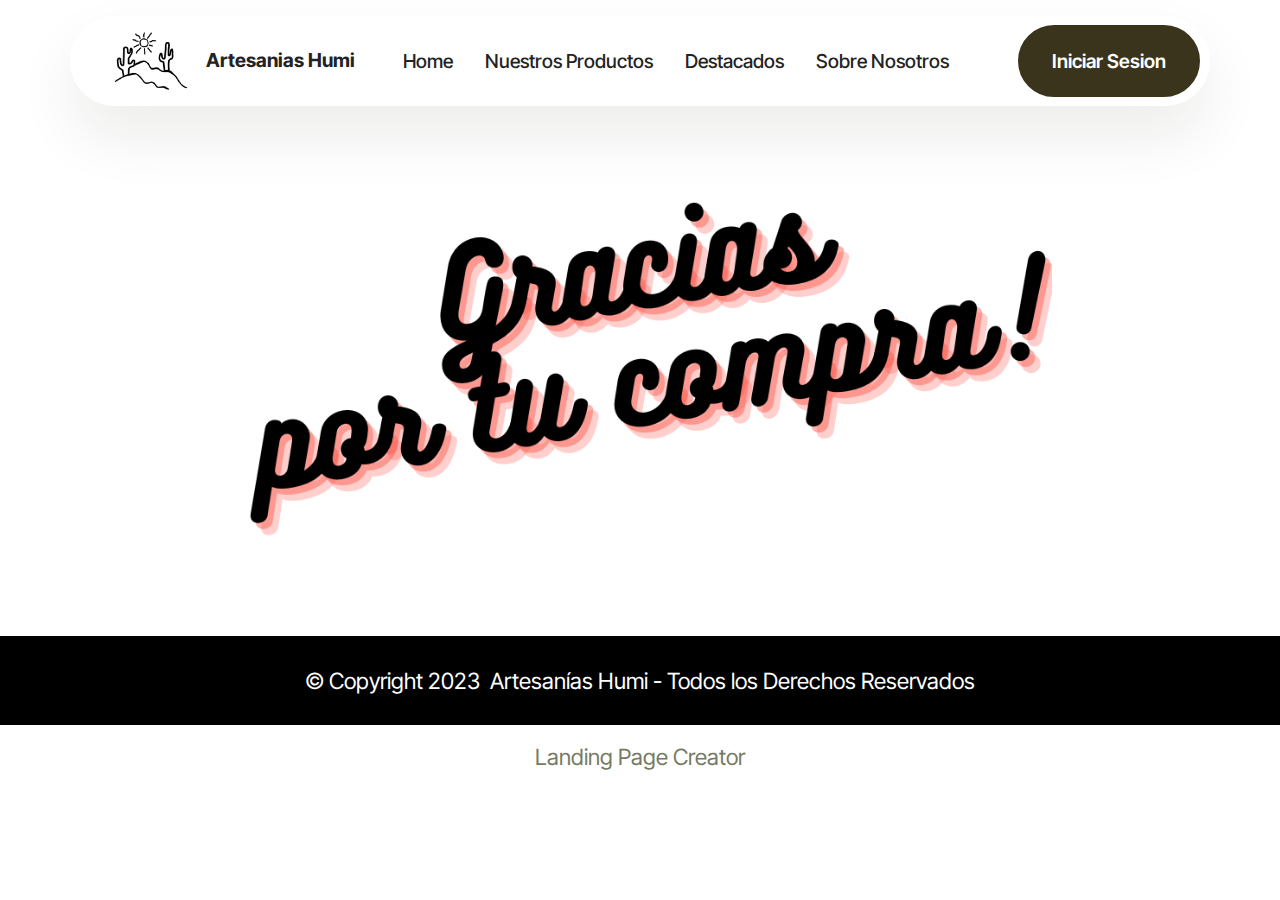
<file: page8.html>
<!DOCTYPE html>
<html  >
<head>
  <!-- Google tag (gtag.js) -->
<script async src="https://www.googletagmanager.com/gtag/js?id=G-HR4W4VBKXF"></script>
<script>
  window.dataLayer = window.dataLayer || [];
  function gtag(){dataLayer.push(arguments);}
  gtag('js', new Date());

  gtag('config', 'G-HR4W4VBKXF');
</script>
  <!-- Site made with Mobirise Website Builder v5.9.6, https://mobirise.com -->
  <meta charset="UTF-8">
  <meta http-equiv="X-UA-Compatible" content="IE=edge">
  <meta name="generator" content="Mobirise v5.9.6, mobirise.com">
  <meta name="viewport" content="width=device-width, initial-scale=1, minimum-scale=1">
  <link rel="shortcut icon" href="assets/images/logo.png" type="image/x-icon">
  <meta name="description" content="">
  
  
  <title>Gracias</title>
  <link rel="stylesheet" href="assets/web/assets/mobirise-icons2/mobirise2.css">
  <link rel="stylesheet" href="assets/bootstrap/css/bootstrap.min.css">
  <link rel="stylesheet" href="assets/bootstrap/css/bootstrap-grid.min.css">
  <link rel="stylesheet" href="assets/bootstrap/css/bootstrap-reboot.min.css">
  <link rel="stylesheet" href="assets/dropdown/css/style.css">
  <link rel="stylesheet" href="assets/theme/css/style.css">
  <link rel="preload" href="https://fonts.googleapis.com/css?family=Inter+Tight:100,200,300,400,500,600,700,800,900,100i,200i,300i,400i,500i,600i,700i,800i,900i&display=swap" as="style" onload="this.onload=null;this.rel='stylesheet'">
  <noscript><link rel="stylesheet" href="https://fonts.googleapis.com/css?family=Inter+Tight:100,200,300,400,500,600,700,800,900,100i,200i,300i,400i,500i,600i,700i,800i,900i&display=swap"></noscript>
  <link rel="preload" as="style" href="assets/mobirise/css/mbr-additional.css"><link rel="stylesheet" href="assets/mobirise/css/mbr-additional.css" type="text/css">

  
  
  
</head>
<body>
  
  <section data-bs-version="5.1" class="menu menu1 cid-tV5mLlGB2I" once="menu" id="menu01-17">
	

	<nav class="navbar navbar-dropdown navbar-expand-lg">
		<div class="container">
			<div class="navbar-brand">
				<span class="navbar-logo">
					<a href="assets/files/Logo_Humi.pdf">
						<img src="assets/images/logo.png" alt="Humi" style="height: 4.9rem;">
					</a>
				</span>
				<span class="navbar-caption-wrap"><a class="navbar-caption text-black text-primary display-4" href="index.html">Artesanias Humi</a></span>
			</div>
			<button class="navbar-toggler" type="button" data-toggle="collapse" data-bs-toggle="collapse" data-target="#navbarSupportedContent" data-bs-target="#navbarSupportedContent" aria-controls="navbarNavAltMarkup" aria-expanded="false" aria-label="Toggle navigation">
				<div class="hamburger">
					<span></span>
					<span></span>
					<span></span>
					<span></span>
				</div>
			</button>
			<div class="collapse navbar-collapse" id="navbarSupportedContent">
				<ul class="navbar-nav nav-dropdown" data-app-modern-menu="true"><li class="nav-item">
						<a class="nav-link link text-black text-primary display-4" href="index.html">Home</a>
					</li>
					<li class="nav-item">
						<a class="nav-link link text-black text-primary display-4" href="page4.html" aria-expanded="false">Nuestros Productos</a>
					</li>
					<li class="nav-item">
						<a class="nav-link link text-black text-primary display-4" href="page6.html">Destacados</a>
					</li><li class="nav-item"><a class="nav-link link text-black text-primary display-4" href="page3.html">Sobre Nosotros</a></li></ul>
				
				<div class="navbar-buttons mbr-section-btn"><a class="btn btn-success display-4" href="page1.html">Iniciar Sesion</a></div>
			</div>
		</div>
	</nav>
</section>

<section data-bs-version="5.1" class="image1 cid-tV7BHV2us3" id="image01-1b">
  

  
  

  <div class="container">
    <div class="row justify-content-center">
      <div class="col-12 col-lg-9">
        <div class="image-wrapper mb-4">
          <img class="w-100" src="assets/images/gracias-1-1640x924.png" alt="gracias">
        </div>
        <h4 class="mbr-description mbr-fonts-style mb-3 align-center display-5"></h4>
        <p class="mbr-description mbr-fonts-style mb-0 align-center display-7"></p>
      </div>
    </div>
  </div>
</section>

<section data-bs-version="5.1" class="footer4 cid-tV7mYGIfv0" once="footers" id="footer04-18">

    

    

    <div class="container">
        <div class="media-container-row align-center mbr-white">
            <div class="col-12">
                <p class="mbr-text mb-0 mbr-fonts-style display-7">
                    © Copyright 2023&nbsp; Artesanías Humi - Todos los Derechos Reservados</p>
            </div>
        </div>
    </div>
</section><section class="display-7" style="padding: 0;align-items: center;justify-content: center;flex-wrap: wrap;    align-content: center;display: flex;position: relative;height: 4rem;"><a href="https://mobiri.se/3110108" style="flex: 1 1;height: 4rem;position: absolute;width: 100%;z-index: 1;"><img alt="" style="height: 4rem;" src="[data-uri]"></a><p style="margin: 0;text-align: center;" class="display-7">&#8204;</p><a style="z-index:1" href="https://mobirise.com/builder/landing-page-builder.html">Landing Page Creator</a></section><script src="assets/bootstrap/js/bootstrap.bundle.min.js"></script>  <script src="assets/smoothscroll/smooth-scroll.js"></script>  <script src="assets/ytplayer/index.js"></script>  <script src="assets/dropdown/js/navbar-dropdown.js"></script>  <script src="assets/theme/js/script.js"></script>  
  
  
</body>
</html>
</file>
<file: assets/web/assets/mobirise-icons2/mobirise2.css>
@font-face {
  font-family: 'Moririse2';
  font-display: swap;
  src:  url('mobirise2.eot?f2bix4');
  src:  url('mobirise2.eot?f2bix4#iefix') format('embedded-opentype'),
    url('mobirise2.ttf?f2bix4') format('truetype'),
    url('mobirise2.woff?f2bix4') format('woff'),
    url('mobirise2.svg?f2bix4#mobirise2') format('svg');
  font-weight: normal;
  font-style: normal;
}

[class^="mobi-"], [class*=" mobi-"] {
  /* use !important to prevent issues with browser extensions that change fonts */
  font-family: 'Moririse2' !important;
  speak: none;
  font-style: normal;
  font-weight: normal;
  font-variant: normal;
  text-transform: none;
  line-height: 1;

  /* Better Font Rendering =========== */
  -webkit-font-smoothing: antialiased;
  -moz-osx-font-smoothing: grayscale;
}

.mobi-mbri-add-submenu:before {
  content: "\e900";
}
.mobi-mbri-alert:before {
  content: "\e901";
}
.mobi-mbri-align-center:before {
  content: "\e902";
}
.mobi-mbri-align-justify:before {
  content: "\e903";
}
.mobi-mbri-align-left:before {
  content: "\e904";
}
.mobi-mbri-align-right:before {
  content: "\e905";
}
.mobi-mbri-android:before {
  content: "\e906";
}
.mobi-mbri-apple:before {
  content: "\e907";
}
.mobi-mbri-arrow-down:before {
  content: "\e908";
}
.mobi-mbri-arrow-next:before {
  content: "\e909";
}
.mobi-mbri-arrow-prev:before {
  content: "\e90a";
}
.mobi-mbri-arrow-up:before {
  content: "\e90b";
}
.mobi-mbri-bold:before {
  content: "\e90c";
}
.mobi-mbri-bookmark:before {
  content: "\e90d";
}
.mobi-mbri-bootstrap:before {
  content: "\e90e";
}
.mobi-mbri-briefcase:before {
  content: "\e90f";
}
.mobi-mbri-browse:before {
  content: "\e910";
}
.mobi-mbri-bulleted-list:before {
  content: "\e911";
}
.mobi-mbri-calendar:before {
  content: "\e912";
}
.mobi-mbri-camera:before {
  content: "\e913";
}
.mobi-mbri-cart-add:before {
  content: "\e914";
}
.mobi-mbri-cart-full:before {
  content: "\e915";
}
.mobi-mbri-cash:before {
  content: "\e916";
}
.mobi-mbri-change-style:before {
  content: "\e917";
}
.mobi-mbri-chat:before {
  content: "\e918";
}
.mobi-mbri-clock:before {
  content: "\e919";
}
.mobi-mbri-close:before {
  content: "\e91a";
}
.mobi-mbri-cloud:before {
  content: "\e91b";
}
.mobi-mbri-code:before {
  content: "\e91c";
}
.mobi-mbri-contact-form:before {
  content: "\e91d";
}
.mobi-mbri-credit-card:before {
  content: "\e91e";
}
.mobi-mbri-cursor-click:before {
  content: "\e91f";
}
.mobi-mbri-cust-feedback:before {
  content: "\e920";
}
.mobi-mbri-database:before {
  content: "\e921";
}
.mobi-mbri-delivery:before {
  content: "\e922";
}
.mobi-mbri-desktop:before {
  content: "\e923";
}
.mobi-mbri-devices:before {
  content: "\e924";
}
.mobi-mbri-down:before {
  content: "\e925";
}
.mobi-mbri-download-2:before {
  content: "\e926";
}
.mobi-mbri-download:before {
  content: "\e927";
}
.mobi-mbri-drag-n-drop-2:before {
  content: "\e928";
}
.mobi-mbri-drag-n-drop:before {
  content: "\e929";
}
.mobi-mbri-edit-2:before {
  content: "\e92a";
}
.mobi-mbri-edit:before {
  content: "\e92b";
}
.mobi-mbri-error:before {
  content: "\e92c";
}
.mobi-mbri-extension:before {
  content: "\e92d";
}
.mobi-mbri-features:before {
  content: "\e92e";
}
.mobi-mbri-file:before {
  content: "\e92f";
}
.mobi-mbri-flag:before {
  content: "\e930";
}
.mobi-mbri-folder:before {
  content: "\e931";
}
.mobi-mbri-gift:before {
  content: "\e932";
}
.mobi-mbri-github:before {
  content: "\e933";
}
.mobi-mbri-globe-2:before {
  content: "\e934";
}
.mobi-mbri-globe:before {
  content: "\e935";
}
.mobi-mbri-growing-chart:before {
  content: "\e936";
}
.mobi-mbri-hearth:before {
  content: "\e937";
}
.mobi-mbri-help:before {
  content: "\e938";
}
.mobi-mbri-home:before {
  content: "\e939";
}
.mobi-mbri-hot-cup:before {
  content: "\e93a";
}
.mobi-mbri-idea:before {
  content: "\e93b";
}
.mobi-mbri-image-gallery:before {
  content: "\e93c";
}
.mobi-mbri-image-slider:before {
  content: "\e93d";
}
.mobi-mbri-info:before {
  content: "\e93e";
}
.mobi-mbri-italic:before {
  content: "\e93f";
}
.mobi-mbri-key:before {
  content: "\e940";
}
.mobi-mbri-laptop:before {
  content: "\e941";
}
.mobi-mbri-layers:before {
  content: "\e942";
}
.mobi-mbri-left-right:before {
  content: "\e943";
}
.mobi-mbri-left:before {
  content: "\e944";
}
.mobi-mbri-letter:before {
  content: "\e945";
}
.mobi-mbri-like:before {
  content: "\e946";
}
.mobi-mbri-link:before {
  content: "\e947";
}
.mobi-mbri-lock:before {
  content: "\e948";
}
.mobi-mbri-login:before {
  content: "\e949";
}
.mobi-mbri-logout:before {
  content: "\e94a";
}
.mobi-mbri-magic-stick:before {
  content: "\e94b";
}
.mobi-mbri-map-pin:before {
  content: "\e94c";
}
.mobi-mbri-menu:before {
  content: "\e94d";
}
.mobi-mbri-mobile-2:before {
  content: "\e94e";
}
.mobi-mbri-mobile-horizontal:before {
  content: "\e94f";
}
.mobi-mbri-mobile:before {
  content: "\e950";
}
.mobi-mbri-mobirise:before {
  content: "\e951";
}
.mobi-mbri-more-horizontal:before {
  content: "\e952";
}
.mobi-mbri-more-vertical:before {
  content: "\e953";
}
.mobi-mbri-music:before {
  content: "\e954";
}
.mobi-mbri-new-file:before {
  content: "\e955";
}
.mobi-mbri-numbered-list:before {
  content: "\e956";
}
.mobi-mbri-opened-folder:before {
  content: "\e957";
}
.mobi-mbri-pages:before {
  content: "\e958";
}
.mobi-mbri-paper-plane:before {
  content: "\e959";
}
.mobi-mbri-paperclip:before {
  content: "\e95a";
}
.mobi-mbri-phone:before {
  content: "\e95b";
}
.mobi-mbri-photo:before {
  content: "\e95c";
}
.mobi-mbri-photos:before {
  content: "\e95d";
}
.mobi-mbri-pin:before {
  content: "\e95e";
}
.mobi-mbri-play:before {
  content: "\e95f";
}
.mobi-mbri-plus:before {
  content: "\e960";
}
.mobi-mbri-preview:before {
  content: "\e961";
}
.mobi-mbri-print:before {
  content: "\e962";
}
.mobi-mbri-protect:before {
  content: "\e963";
}
.mobi-mbri-question:before {
  content: "\e964";
}
.mobi-mbri-quote-left:before {
  content: "\e965";
}
.mobi-mbri-quote-right:before {
  content: "\e966";
}
.mobi-mbri-redo:before {
  content: "\e967";
}
.mobi-mbri-refresh:before {
  content: "\e968";
}
.mobi-mbri-responsive-2:before {
  content: "\e969";
}
.mobi-mbri-responsive:before {
  content: "\e96a";
}
.mobi-mbri-right:before {
  content: "\e96b";
}
.mobi-mbri-rocket:before {
  content: "\e96c";
}
.mobi-mbri-sad-face:before {
  content: "\e96d";
}
.mobi-mbri-sale:before {
  content: "\e96e";
}
.mobi-mbri-save:before {
  content: "\e96f";
}
.mobi-mbri-search:before {
  content: "\e970";
}
.mobi-mbri-setting-2:before {
  content: "\e971";
}
.mobi-mbri-setting-3:before {
  content: "\e972";
}
.mobi-mbri-setting:before {
  content: "\e973";
}
.mobi-mbri-share:before {
  content: "\e974";
}
.mobi-mbri-shopping-bag:before {
  content: "\e975";
}
.mobi-mbri-shopping-basket:before {
  content: "\e976";
}
.mobi-mbri-shopping-cart:before {
  content: "\e977";
}
.mobi-mbri-sites:before {
  content: "\e978";
}
.mobi-mbri-smile-face:before {
  content: "\e979";
}
.mobi-mbri-speed:before {
  content: "\e97a";
}
.mobi-mbri-star:before {
  content: "\e97b";
}
.mobi-mbri-success:before {
  content: "\e97c";
}
.mobi-mbri-sun:before {
  content: "\e97d";
}
.mobi-mbri-sun2:before {
  content: "\e97e";
}
.mobi-mbri-tablet-vertical:before {
  content: "\e97f";
}
.mobi-mbri-tablet:before {
  content: "\e980";
}
.mobi-mbri-target:before {
  content: "\e981";
}
.mobi-mbri-timer:before {
  content: "\e982";
}
.mobi-mbri-to-ftp:before {
  content: "\e983";
}
.mobi-mbri-to-local-drive:before {
  content: "\e984";
}
.mobi-mbri-touch-swipe:before {
  content: "\e985";
}
.mobi-mbri-touch:before {
  content: "\e986";
}
.mobi-mbri-trash:before {
  content: "\e987";
}
.mobi-mbri-underline:before {
  content: "\e988";
}
.mobi-mbri-undo:before {
  content: "\e989";
}
.mobi-mbri-unlink:before {
  content: "\e98a";
}
.mobi-mbri-unlock:before {
  content: "\e98b";
}
.mobi-mbri-up-down:before {
  content: "\e98c";
}
.mobi-mbri-up:before {
  content: "\e98d";
}
.mobi-mbri-update:before {
  content: "\e98e";
}
.mobi-mbri-upload-2:before {
  content: "\e98f";
}
.mobi-mbri-upload:before {
  content: "\e990";
}
.mobi-mbri-user-2:before {
  content: "\e991";
}
.mobi-mbri-user:before {
  content: "\e992";
}
.mobi-mbri-users:before {
  content: "\e993";
}
.mobi-mbri-video-play:before {
  content: "\e994";
}
.mobi-mbri-video:before {
  content: "\e995";
}
.mobi-mbri-watch:before {
  content: "\e996";
}
.mobi-mbri-website-theme-2:before {
  content: "\e997";
}
.mobi-mbri-website-theme:before {
  content: "\e998";
}
.mobi-mbri-wifi:before {
  content: "\e999";
}
.mobi-mbri-windows:before {
  content: "\e99a";
}
.mobi-mbri-zoom-in:before {
  content: "\e99b";
}
.mobi-mbri-zoom-out:before {
  content: "\e99c";
}
</file>
<file: assets/dropdown/css/style.css>
.navbar-dropdown {
  left: 0;
  padding: 0;
  position: absolute;
  right: 0;
  top: 0;
  transition: all 0.45s ease;
  z-index: 1030;
  background: #282828; }
  .navbar-dropdown .navbar-logo {
    margin-right: 0.8rem;
    transition: margin 0.3s ease-in-out;
    vertical-align: middle; }
    .navbar-dropdown .navbar-logo img {
      height: 3.125rem;
      transition: all 0.3s ease-in-out; }
    .navbar-dropdown .navbar-logo.mbr-iconfont {
      font-size: 3.125rem;
      line-height: 3.125rem; }
  .navbar-dropdown .navbar-caption {
    font-weight: 700;
    white-space: normal;
    vertical-align: -4px;
    line-height: 3.125rem !important; }
    .navbar-dropdown .navbar-caption, .navbar-dropdown .navbar-caption:hover {
      color: inherit;
      text-decoration: none; }
  .navbar-dropdown .mbr-iconfont + .navbar-caption {
    vertical-align: -1px; }
  .navbar-dropdown.navbar-fixed-top {
    position: fixed; }
  .navbar-dropdown .navbar-brand span {
    vertical-align: -4px; }
  .navbar-dropdown.bg-color.transparent {
    background: none; }
  .navbar-dropdown.navbar-short .navbar-brand {
    padding: 0.625rem 0; }
    .navbar-dropdown.navbar-short .navbar-brand span {
      vertical-align: -1px; }
  .navbar-dropdown.navbar-short .navbar-caption {
    line-height: 2.375rem !important;
    vertical-align: -2px; }
  .navbar-dropdown.navbar-short .navbar-logo {
    margin-right: 0.5rem; }
    .navbar-dropdown.navbar-short .navbar-logo img {
      height: 2.375rem; }
    .navbar-dropdown.navbar-short .navbar-logo.mbr-iconfont {
      font-size: 2.375rem;
      line-height: 2.375rem; }
  .navbar-dropdown.navbar-short .mbr-table-cell {
    height: 3.625rem; }
  .navbar-dropdown .navbar-close {
    left: 0.6875rem;
    position: fixed;
    top: 0.75rem;
    z-index: 1000; }
  .navbar-dropdown .hamburger-icon {
    content: "";
    display: inline-block;
    vertical-align: middle;
    width: 16px;
    -webkit-box-shadow: 0 -6px 0 1px #282828,0 0 0 1px #282828,0 6px 0 1px #282828;
    -moz-box-shadow: 0 -6px 0 1px #282828,0 0 0 1px #282828,0 6px 0 1px #282828;
    box-shadow: 0 -6px 0 1px #282828,0 0 0 1px #282828,0 6px 0 1px #282828; }

.dropdown-menu .dropdown-toggle[data-toggle="dropdown-submenu"]::after {
  border-bottom: 0.35em solid transparent;
  border-left: 0.35em solid;
  border-right: 0;
  border-top: 0.35em solid transparent;
  margin-left: 0.3rem; }

.dropdown-menu .dropdown-item:focus {
  outline: 0; }

.nav-dropdown {
  font-size: 0.75rem;
  font-weight: 500;
  height: auto !important; }
  .nav-dropdown .nav-btn {
    padding-left: 1rem; }
  .nav-dropdown .link {
    margin: .667em 1.667em;
    font-weight: 500;
    padding: 0;
    transition: color .2s ease-in-out; }
    .nav-dropdown .link.dropdown-toggle {
      margin-right: 2.583em; }
      .nav-dropdown .link.dropdown-toggle::after {
        margin-left: .25rem;
        border-top: 0.35em solid;
        border-right: 0.35em solid transparent;
        border-left: 0.35em solid transparent;
        border-bottom: 0; }
      .nav-dropdown .link.dropdown-toggle[aria-expanded="true"] {
        margin: 0;
        padding: 0.667em 3.263em  0.667em 1.667em; }
  .nav-dropdown .link::after,
  .nav-dropdown .dropdown-item::after {
    color: inherit; }
  .nav-dropdown .btn {
    font-size: 0.75rem;
    font-weight: 700;
    letter-spacing: 0;
    margin-bottom: 0;
    padding-left: 1.25rem;
    padding-right: 1.25rem; }
  .nav-dropdown .dropdown-menu {
    border-radius: 0;
    border: 0;
    left: 0;
    margin: 0;
    padding-bottom: 1.25rem;
    padding-top: 1.25rem;
    position: relative; }
  .nav-dropdown .dropdown-submenu {
    margin-left: 0.125rem;
    top: 0; }
  .nav-dropdown .dropdown-item {
    font-weight: 500;
    line-height: 2;
    padding: 0.3846em 4.615em 0.3846em 1.5385em;
    position: relative;
    transition: color .2s ease-in-out, background-color .2s ease-in-out; }
    .nav-dropdown .dropdown-item::after {
      margin-top: -0.3077em;
      position: absolute;
      right: 1.1538em;
      top: 50%; }
    .nav-dropdown .dropdown-item:focus, .nav-dropdown .dropdown-item:hover {
      background: none; }

@media (max-width: 767px) {
  .nav-dropdown.navbar-toggleable-sm {
    bottom: 0;
    display: none;
    left: 0;
    overflow-x: hidden;
    position: fixed;
    top: 0;
    transform: translateX(-100%);
    -ms-transform: translateX(-100%);
    -webkit-transform: translateX(-100%);
    width: 18.75rem;
    z-index: 999; } }
.nav-dropdown.navbar-toggleable-xl {
  bottom: 0;
  display: none;
  left: 0;
  overflow-x: hidden;
  position: fixed;
  top: 0;
  transform: translateX(-100%);
  -ms-transform: translateX(-100%);
  -webkit-transform: translateX(-100%);
  width: 18.75rem;
  z-index: 999; }

.nav-dropdown-sm {
  display: block !important;
  overflow-x: hidden;
  overflow: auto;
  padding-top: 3.875rem; }
  .nav-dropdown-sm::after {
    content: "";
    display: block;
    height: 3rem;
    width: 100%; }
  .nav-dropdown-sm.collapse.in ~ .navbar-close {
    display: block !important; }
  .nav-dropdown-sm.collapsing, .nav-dropdown-sm.collapse.in {
    transform: translateX(0);
    -ms-transform: translateX(0);
    -webkit-transform: translateX(0);
    transition: all 0.25s ease-out;
    -webkit-transition: all 0.25s ease-out;
    background: #282828; }
  .nav-dropdown-sm.collapsing[aria-expanded="false"] {
    transform: translateX(-100%);
    -ms-transform: translateX(-100%);
    -webkit-transform: translateX(-100%); }
  .nav-dropdown-sm .nav-item {
    display: block;
    margin-left: 0 !important;
    padding-left: 0; }
  .nav-dropdown-sm .link,
  .nav-dropdown-sm .dropdown-item {
    border-top: 1px dotted rgba(255, 255, 255, 0.1);
    font-size: 0.8125rem;
    line-height: 1.6;
    margin: 0 !important;
    padding: 0.875rem 2.4rem 0.875rem 1.5625rem !important;
    position: relative;
    white-space: normal; }
    .nav-dropdown-sm .link:focus, .nav-dropdown-sm .link:hover,
    .nav-dropdown-sm .dropdown-item:focus,
    .nav-dropdown-sm .dropdown-item:hover {
      background: rgba(0, 0, 0, 0.2) !important;
      color: #c0a375; }
  .nav-dropdown-sm .nav-btn {
    position: relative;
    padding: 1.5625rem 1.5625rem 0 1.5625rem; }
    .nav-dropdown-sm .nav-btn::before {
      border-top: 1px dotted rgba(255, 255, 255, 0.1);
      content: "";
      left: 0;
      position: absolute;
      top: 0;
      width: 100%; }
    .nav-dropdown-sm .nav-btn + .nav-btn {
      padding-top: 0.625rem; }
      .nav-dropdown-sm .nav-btn + .nav-btn::before {
        display: none; }
  .nav-dropdown-sm .btn {
    padding: 0.625rem 0; }
  .nav-dropdown-sm .dropdown-toggle[data-toggle="dropdown-submenu"]::after {
    margin-left: .25rem;
    border-top: 0.35em solid;
    border-right: 0.35em solid transparent;
    border-left: 0.35em solid transparent;
    border-bottom: 0; }
  .nav-dropdown-sm .dropdown-toggle[data-toggle="dropdown-submenu"][aria-expanded="true"]::after {
    border-top: 0;
    border-right: 0.35em solid transparent;
    border-left: 0.35em solid transparent;
    border-bottom: 0.35em solid; }
  .nav-dropdown-sm .dropdown-menu {
    margin: 0;
    padding: 0;
    position: relative;
    top: 0;
    left: 0;
    width: 100%;
    border: 0;
    float: none;
    border-radius: 0;
    background: none; }
  .nav-dropdown-sm .dropdown-submenu {
    left: 100%;
    margin-left: 0.125rem;
    margin-top: -1.25rem;
    top: 0; }

.navbar-toggleable-sm .nav-dropdown .dropdown-menu {
  position: absolute; }

.navbar-toggleable-sm .nav-dropdown .dropdown-submenu {
  left: 100%;
  margin-left: 0.125rem;
  margin-top: -1.25rem;
  top: 0; }

.navbar-toggleable-sm.opened .nav-dropdown .dropdown-menu {
  position: relative; }

.navbar-toggleable-sm.opened .nav-dropdown .dropdown-submenu {
  left: 0;
  margin-left: 00rem;
  margin-top: 0rem;
  top: 0; }

.is-builder .nav-dropdown.collapsing {
  transition: none !important; }
</file>
<file: assets/theme/css/style.css>
@charset "UTF-8";
section {
  background-color: #ffffff;
}

body {
  font-style: normal;
  line-height: 1.5;
  font-weight: 400;
  color: #232323;
  position: relative;
}

button {
  background-color: transparent;
  border-color: transparent;
}

.embla__button,
.carousel-control {
  background-color: #edefea !important;
  opacity: 0.8 !important;
  color: #464845 !important;
  border-color: #edefea !important;
}

.carousel .close,
.modalWindow .close {
  background-color: #edefea !important;
  color: #464845 !important;
  border-color: #edefea !important;
  opacity: 0.8 !important;
}

.carousel .close:hover,
.modalWindow .close:hover {
  opacity: 1 !important;
}

.carousel-indicators li {
  background-color: #edefea !important;
  border: 2px solid #464845 !important;
}

.carousel-indicators li:hover,
.carousel-indicators li:active {
  opacity: 0.8 !important;
}

.embla__button:hover,
.carousel-control:hover {
  background-color: #edefea !important;
  opacity: 1 !important;
}

.modalWindow-video-container {
  height: 80%;
}

section,
.container,
.container-fluid {
  position: relative;
  word-wrap: break-word;
}

a.mbr-iconfont:hover {
  text-decoration: none;
}

.article .lead p,
.article .lead ul,
.article .lead ol,
.article .lead pre,
.article .lead blockquote {
  margin-bottom: 0;
}

a {
  font-style: normal;
  font-weight: 400;
  cursor: pointer;
}
a, a:hover {
  text-decoration: none;
}

.mbr-section-title {
  font-style: normal;
  line-height: 1.3;
}

.mbr-section-subtitle {
  line-height: 1.3;
}

.mbr-text {
  font-style: normal;
  line-height: 1.7;
}

h1,
h2,
h3,
h4,
h5,
h6,
.display-1,
.display-2,
.display-4,
.display-5,
.display-7,
span,
p,
a {
  line-height: 1;
  word-break: break-word;
  word-wrap: break-word;
  font-weight: 400;
}

b,
strong {
  font-weight: bold;
}

input:-webkit-autofill, input:-webkit-autofill:hover, input:-webkit-autofill:focus, input:-webkit-autofill:active {
  transition-delay: 9999s;
  -webkit-transition-property: background-color, color;
  transition-property: background-color, color;
}

textarea[type=hidden] {
  display: none;
}

section {
  background-position: 50% 50%;
  background-repeat: no-repeat;
  background-size: cover;
}
section .mbr-background-video,
section .mbr-background-video-preview {
  position: absolute;
  bottom: 0;
  left: 0;
  right: 0;
  top: 0;
}

.hidden {
  visibility: hidden;
}

.mbr-z-index20 {
  z-index: 20;
}

/*! Base colors */
.mbr-white {
  color: #ffffff;
}

.mbr-black {
  color: #111111;
}

.mbr-bg-white {
  background-color: #ffffff;
}

.mbr-bg-black {
  background-color: #000000;
}

/*! Text-aligns */
.align-left {
  text-align: left;
}

.align-center {
  text-align: center;
}

.align-right {
  text-align: right;
}

/*! Font-weight  */
.mbr-light {
  font-weight: 300;
}

.mbr-regular {
  font-weight: 400;
}

.mbr-semibold {
  font-weight: 500;
}

.mbr-bold {
  font-weight: 700;
}

/*! Media  */
.media-content {
  flex-basis: 100%;
}

.media-container-row {
  display: flex;
  flex-direction: row;
  flex-wrap: wrap;
  justify-content: center;
  align-content: center;
  align-items: start;
}
.media-container-row .media-size-item {
  width: 400px;
}

.media-container-column {
  display: flex;
  flex-direction: column;
  flex-wrap: wrap;
  justify-content: center;
  align-content: center;
  align-items: stretch;
}
.media-container-column > * {
  width: 100%;
}

@media (min-width: 992px) {
  .media-container-row {
    flex-wrap: nowrap;
  }
}
figure {
  margin-bottom: 0;
  overflow: hidden;
}

figure[mbr-media-size] {
  transition: width 0.1s;
}

img,
iframe {
  display: block;
  width: 100%;
}

.card {
  background-color: transparent;
  border: none;
}

.card-box {
  width: 100%;
}

.card-img {
  text-align: center;
  flex-shrink: 0;
  -webkit-flex-shrink: 0;
}

.media {
  max-width: 100%;
  margin: 0 auto;
}

.mbr-figure {
  align-self: center;
}

.media-container > div {
  max-width: 100%;
}

.mbr-figure img,
.card-img img {
  width: 100%;
}

@media (max-width: 991px) {
  .media-size-item {
    width: auto !important;
  }
  .media {
    width: auto;
  }
  .mbr-figure {
    width: 100% !important;
  }
}
/*! Buttons */
.mbr-section-btn {
  margin-left: -0.6rem;
  margin-right: -0.6rem;
  font-size: 0;
}

.btn {
  font-weight: 600;
  border-width: 1px;
  font-style: normal;
  margin: 0.6rem 0.6rem;
  white-space: normal;
  transition: all 0.2s ease-in-out;
  display: inline-flex;
  align-items: center;
  justify-content: center;
  word-break: break-word;
}

.btn-sm {
  font-weight: 600;
  letter-spacing: 0px;
  transition: all 0.3s ease-in-out;
}

.btn-md {
  font-weight: 600;
  letter-spacing: 0px;
  transition: all 0.3s ease-in-out;
}

.btn-lg {
  font-weight: 600;
  letter-spacing: 0px;
  transition: all 0.3s ease-in-out;
}

.btn-form {
  margin: 0;
}
.btn-form:hover {
  cursor: pointer;
}

nav .mbr-section-btn {
  margin-left: 0rem;
  margin-right: 0rem;
}

/*! Btn icon margin */
.btn .mbr-iconfont,
.btn.btn-sm .mbr-iconfont {
  order: 1;
  cursor: pointer;
  margin-left: 0.5rem;
  vertical-align: sub;
}

.btn.btn-md .mbr-iconfont,
.btn.btn-md .mbr-iconfont {
  margin-left: 0.8rem;
}

.mbr-regular {
  font-weight: 400;
}

.mbr-semibold {
  font-weight: 500;
}

.mbr-bold {
  font-weight: 700;
}

[type=submit] {
  -webkit-appearance: none;
}

/*! Full-screen */
.mbr-fullscreen .mbr-overlay {
  min-height: 100vh;
}

.mbr-fullscreen {
  display: flex;
  display: -moz-flex;
  display: -ms-flex;
  display: -o-flex;
  align-items: center;
  min-height: 100vh;
  padding-top: 3rem;
  padding-bottom: 3rem;
}

/*! Map */
.map {
  height: 25rem;
  position: relative;
}
.map iframe {
  width: 100%;
  height: 100%;
}

/*! Scroll to top arrow */
.mbr-arrow-up {
  bottom: 25px;
  right: 90px;
  position: fixed;
  text-align: right;
  z-index: 5000;
  color: #ffffff;
  font-size: 22px;
}

.mbr-arrow-up a {
  background: rgba(0, 0, 0, 0.2);
  border-radius: 50%;
  color: #fff;
  display: inline-block;
  height: 60px;
  width: 60px;
  border: 2px solid #fff;
  outline-style: none !important;
  position: relative;
  text-decoration: none;
  transition: all 0.3s ease-in-out;
  cursor: pointer;
  text-align: center;
}
.mbr-arrow-up a:hover {
  background-color: rgba(0, 0, 0, 0.4);
}
.mbr-arrow-up a i {
  line-height: 60px;
}

.mbr-arrow-up-icon {
  display: block;
  color: #fff;
}

.mbr-arrow-up-icon::before {
  content: "›";
  display: inline-block;
  font-family: serif;
  font-size: 22px;
  line-height: 1;
  font-style: normal;
  position: relative;
  top: 6px;
  left: -4px;
  transform: rotate(-90deg);
}

/*! Arrow Down */
.mbr-arrow {
  position: absolute;
  bottom: 45px;
  left: 50%;
  width: 60px;
  height: 60px;
  cursor: pointer;
  background-color: rgba(80, 80, 80, 0.5);
  border-radius: 50%;
  transform: translateX(-50%);
}
@media (max-width: 767px) {
  .mbr-arrow {
    display: none;
  }
}
.mbr-arrow > a {
  display: inline-block;
  text-decoration: none;
  outline-style: none;
  animation: arrowdown 1.7s ease-in-out infinite;
  color: #ffffff;
}
.mbr-arrow > a > i {
  position: absolute;
  top: -2px;
  left: 15px;
  font-size: 2rem;
}

#scrollToTop a i::before {
  content: "";
  position: absolute;
  display: block;
  border-bottom: 2.5px solid #fff;
  border-left: 2.5px solid #fff;
  width: 27.8%;
  height: 27.8%;
  left: 50%;
  top: 51%;
  transform: translateY(-30%) translateX(-50%) rotate(135deg);
}

@keyframes arrowdown {
  0% {
    transform: translateY(0px);
  }
  50% {
    transform: translateY(-5px);
  }
  100% {
    transform: translateY(0px);
  }
}
@media (max-width: 500px) {
  .mbr-arrow-up {
    left: 0;
    right: 0;
    text-align: center;
  }
}
/*Gradients animation*/
@keyframes gradient-animation {
  from {
    background-position: 0% 100%;
    animation-timing-function: ease-in-out;
  }
  to {
    background-position: 100% 0%;
    animation-timing-function: ease-in-out;
  }
}
.bg-gradient {
  background-size: 200% 200%;
  animation: gradient-animation 5s infinite alternate;
  -webkit-animation: gradient-animation 5s infinite alternate;
}

.menu .navbar-brand {
  display: -webkit-flex;
}
.menu .navbar-brand span {
  display: flex;
  display: -webkit-flex;
}
.menu .navbar-brand .navbar-caption-wrap {
  display: -webkit-flex;
}
.menu .navbar-brand .navbar-logo img {
  display: -webkit-flex;
  width: auto;
}
@media (min-width: 768px) and (max-width: 991px) {
  .menu .navbar-toggleable-sm .navbar-nav {
    display: -ms-flexbox;
  }
}
@media (max-width: 991px) {
  .menu .navbar-collapse {
    max-height: 93.5vh;
  }
  .menu .navbar-collapse.show {
    overflow: auto;
  }
}
@media (min-width: 992px) {
  .menu .navbar-nav.nav-dropdown {
    display: -webkit-flex;
  }
  .menu .navbar-toggleable-sm .navbar-collapse {
    display: -webkit-flex !important;
  }
  .menu .collapsed .navbar-collapse {
    max-height: 93.5vh;
  }
  .menu .collapsed .navbar-collapse.show {
    overflow: auto;
  }
}
@media (max-width: 767px) {
  .menu .navbar-collapse {
    max-height: 80vh;
  }
}

.nav-link .mbr-iconfont {
  margin-right: 0.5rem;
}

.navbar {
  display: -webkit-flex;
  -webkit-flex-wrap: wrap;
  -webkit-align-items: center;
  -webkit-justify-content: space-between;
}

.navbar-collapse {
  -webkit-flex-basis: 100%;
  -webkit-flex-grow: 1;
  -webkit-align-items: center;
}

.nav-dropdown .link {
  padding: 0.667em 1.667em !important;
  margin: 0 !important;
}

.nav {
  display: -webkit-flex;
  -webkit-flex-wrap: wrap;
}

.row {
  display: -webkit-flex;
  -webkit-flex-wrap: wrap;
}

.justify-content-center {
  -webkit-justify-content: center;
}

.form-inline {
  display: -webkit-flex;
}

.card-wrapper {
  -webkit-flex: 1;
}

.carousel-control {
  z-index: 10;
  display: -webkit-flex;
}

.carousel-controls {
  display: -webkit-flex;
}

.media {
  display: -webkit-flex;
}

.form-group:focus {
  outline: none;
}

.jq-selectbox__select {
  padding: 7px 0;
  position: relative;
}

.jq-selectbox__dropdown {
  overflow: hidden;
  border-radius: 10px;
  position: absolute;
  top: 100%;
  left: 0 !important;
  width: 100% !important;
}

.jq-selectbox__trigger-arrow {
  right: 0;
  transform: translateY(-50%);
}

.jq-selectbox li {
  padding: 1.07em 0.5em;
}

input[type=range] {
  padding-left: 0 !important;
  padding-right: 0 !important;
}

.modal-dialog,
.modal-content {
  height: 100%;
}

.modal-dialog .carousel-inner {
  height: calc(100vh - 1.75rem);
}
@media (max-width: 575px) {
  .modal-dialog .carousel-inner {
    height: calc(100vh - 1rem);
  }
}

.carousel-item {
  text-align: center;
}

.carousel-item img {
  margin: auto;
}

.navbar-toggler {
  align-self: flex-start;
  padding: 0.25rem 0.75rem;
  font-size: 1.25rem;
  line-height: 1;
  background: transparent;
  border: 1px solid transparent;
  border-radius: 0.25rem;
}

.navbar-toggler:focus,
.navbar-toggler:hover {
  text-decoration: none;
  box-shadow: none;
}

.navbar-toggler-icon {
  display: inline-block;
  width: 1.5em;
  height: 1.5em;
  vertical-align: middle;
  content: "";
  background: no-repeat center center;
  background-size: 100% 100%;
}

.navbar-toggler-left {
  position: absolute;
  left: 1rem;
}

.navbar-toggler-right {
  position: absolute;
  right: 1rem;
}

.card-img {
  width: auto;
}

.menu .navbar.collapsed:not(.beta-menu) {
  flex-direction: column;
}

.carousel-item.active,
.carousel-item-next,
.carousel-item-prev {
  display: flex;
}

.note-air-layout .dropup .dropdown-menu,
.note-air-layout .navbar-fixed-bottom .dropdown .dropdown-menu {
  bottom: initial !important;
}

html,
body {
  height: auto;
  min-height: 100vh;
}

.dropup .dropdown-toggle::after {
  display: none;
}

.form-asterisk {
  font-family: initial;
  position: absolute;
  top: -2px;
  font-weight: normal;
}

.form-control-label {
  position: relative;
  cursor: pointer;
  margin-bottom: 0.357em;
  padding: 0;
}

.alert {
  color: #ffffff;
  border-radius: 0;
  border: 0;
  font-size: 1.1rem;
  line-height: 1.5;
  margin-bottom: 1.875rem;
  padding: 1.25rem;
  position: relative;
  text-align: center;
}
.alert.alert-form::after {
  background-color: inherit;
  bottom: -7px;
  content: "";
  display: block;
  height: 14px;
  left: 50%;
  margin-left: -7px;
  position: absolute;
  transform: rotate(45deg);
  width: 14px;
}

.form-control {
  background-color: #ffffff;
  background-clip: border-box;
  color: #232323;
  line-height: 1rem !important;
  height: auto;
  padding: 1.2rem 2rem;
  transition: border-color 0.25s ease 0s;
  border: 1px solid transparent !important;
  border-radius: 4px;
  box-shadow: rgba(0, 0, 0, 0.07) 0px 1px 1px 0px, rgba(0, 0, 0, 0.07) 0px 1px 3px 0px, rgba(0, 0, 0, 0.03) 0px 0px 0px 1px;
}
.form-active .form-control:invalid {
  border-color: red;
}

.row > * {
  padding-right: 1rem;
  padding-left: 1rem;
}

form .row {
  margin-left: -0.6rem;
  margin-right: -0.6rem;
}
form .row [class*=col] {
  padding-left: 0.6rem;
  padding-right: 0.6rem;
}

form .mbr-section-btn {
  padding-left: 0.6rem;
  padding-right: 0.6rem;
}

form .form-check-input {
  margin-top: 0.5;
}

textarea.form-control {
  line-height: 1.5rem !important;
}

.form-group {
  margin-bottom: 1.2rem;
}

.form-control,
form .btn {
  min-height: 48px;
}

.gdpr-block label span.textGDPR input[name=gdpr] {
  top: 7px;
}

.form-control:focus {
  box-shadow: none;
}

:focus {
  outline: none;
}

.mbr-overlay {
  background-color: #000;
  bottom: 0;
  left: 0;
  opacity: 0.5;
  position: absolute;
  right: 0;
  top: 0;
  z-index: 0;
  pointer-events: none;
}

blockquote {
  font-style: italic;
  padding: 3rem;
  font-size: 1.09rem;
  position: relative;
  border-left: 3px solid;
}

ul,
ol,
pre,
blockquote {
  margin-bottom: 2.3125rem;
}

.mt-4 {
  margin-top: 2rem !important;
}

.mb-4 {
  margin-bottom: 2rem !important;
}

.container,
.container-fluid {
  padding-left: 16px;
  padding-right: 16px;
}

.row {
  margin-left: -16px;
  margin-right: -16px;
}
.row > [class*=col] {
  padding-left: 16px;
  padding-right: 16px;
}

@media (min-width: 992px) {
  .container-fluid {
    padding-left: 32px;
    padding-right: 32px;
  }
}
@media (max-width: 991px) {
  .mbr-container {
    padding-left: 16px;
    padding-right: 16px;
  }
}
.app-video-wrapper > img {
  opacity: 1;
}

.app-video-wrapper {
  background: transparent;
}

.item {
  position: relative;
}

.dropdown-menu .dropdown-menu {
  left: 100%;
}

.dropdown-item + .dropdown-menu {
  display: none;
}

.dropdown-item:hover + .dropdown-menu,
.dropdown-menu:hover {
  display: block;
}

@media (min-aspect-ratio: 16/9) {
  .mbr-video-foreground {
    height: 300% !important;
    top: -100% !important;
  }
}
@media (max-aspect-ratio: 16/9) {
  .mbr-video-foreground {
    width: 300% !important;
    left: -100% !important;
  }
}.engine {
	position: absolute;
	text-indent: -2400px;
	text-align: center;
	padding: 0;
	top: 0;
	left: -2400px;
}
</file>
<file: assets/mobirise/css/mbr-additional.css>
.btn {
  border-width: 2px;
}
img,
.card-wrap,
.card-wrapper,
.video-wrapper,
.mbr-figure iframe,
.google-map iframe,
.slide-content,
.plan,
.card,
.item-wrapper {
  border-radius: 2rem !important;
}
.video-wrapper {
  overflow: hidden;
}
body {
  font-family: Inter Tight;
}
.display-1 {
  font-family: 'Inter Tight', sans-serif;
  font-size: 5rem;
  line-height: 1;
}
.display-1 > .mbr-iconfont {
  font-size: 6.25rem;
}
.display-2 {
  font-family: 'Inter Tight', sans-serif;
  font-size: 4rem;
  line-height: 1;
}
.display-2 > .mbr-iconfont {
  font-size: 5rem;
}
.display-4 {
  font-family: 'Inter Tight', sans-serif;
  font-size: 1.2rem;
  line-height: 1.5;
}
.display-4 > .mbr-iconfont {
  font-size: 1.5rem;
}
.display-5 {
  font-family: 'Inter Tight', sans-serif;
  font-size: 2.5rem;
  line-height: 1.5;
}
.display-5 > .mbr-iconfont {
  font-size: 3.125rem;
}
.display-7 {
  font-family: 'Inter Tight', sans-serif;
  font-size: 1.4rem;
  line-height: 1.3;
}
.display-7 > .mbr-iconfont {
  font-size: 1.75rem;
}
/* ---- Fluid typography for mobile devices ---- */
/* 1.4 - font scale ratio ( bootstrap == 1.42857 ) */
/* 100vw - current viewport width */
/* (48 - 20)  48 == 48rem == 768px, 20 == 20rem == 320px(minimal supported viewport) */
/* 0.65 - min scale variable, may vary */
@media (max-width: 992px) {
  .display-1 {
    font-size: 4rem;
  }
}
@media (max-width: 768px) {
  .display-1 {
    font-size: 3.5rem;
    font-size: calc( 2.4rem + (5 - 2.4) * ((100vw - 20rem) / (48 - 20)));
    line-height: calc( 1.1 * (2.4rem + (5 - 2.4) * ((100vw - 20rem) / (48 - 20))));
  }
  .display-2 {
    font-size: 3.2rem;
    font-size: calc( 2.05rem + (4 - 2.05) * ((100vw - 20rem) / (48 - 20)));
    line-height: calc( 1.3 * (2.05rem + (4 - 2.05) * ((100vw - 20rem) / (48 - 20))));
  }
  .display-4 {
    font-size: 0.96rem;
    font-size: calc( 1.07rem + (1.2 - 1.07) * ((100vw - 20rem) / (48 - 20)));
    line-height: calc( 1.4 * (1.07rem + (1.2 - 1.07) * ((100vw - 20rem) / (48 - 20))));
  }
  .display-5 {
    font-size: 2rem;
    font-size: calc( 1.525rem + (2.5 - 1.525) * ((100vw - 20rem) / (48 - 20)));
    line-height: calc( 1.4 * (1.525rem + (2.5 - 1.525) * ((100vw - 20rem) / (48 - 20))));
  }
  .display-7 {
    font-size: 1.12rem;
    font-size: calc( 1.14rem + (1.4 - 1.14) * ((100vw - 20rem) / (48 - 20)));
    line-height: calc( 1.4 * (1.14rem + (1.4 - 1.14) * ((100vw - 20rem) / (48 - 20))));
  }
}
/* Buttons */
.btn {
  padding: 1.25rem 2rem;
  border-radius: 4px;
}
@media (max-width: 767px) {
  .btn {
    padding: 0.75rem 1.5rem;
  }
}
.btn-sm {
  padding: 0.6rem 1.2rem;
  border-radius: 4px;
}
.btn-md {
  padding: 0.6rem 1.2rem;
  border-radius: 4px;
}
.btn-lg {
  padding: 1.25rem 2rem;
  border-radius: 4px;
}
.bg-primary {
  background-color: #757b62 !important;
}
.bg-success {
  background-color: #3a341c !important;
}
.bg-info {
  background-color: #320707 !important;
}
.bg-warning {
  background-color: #a0e2e1 !important;
}
.bg-danger {
  background-color: #ffea64 !important;
}
.btn-primary,
.btn-primary:active {
  background-color: #757b62 !important;
  border-color: #757b62 !important;
  color: #ffffff !important;
  box-shadow: none;
}
.btn-primary:hover,
.btn-primary:focus,
.btn-primary.focus,
.btn-primary.active {
  color: inherit;
  background-color: #8f957b !important;
  border-color: #8f957b !important;
  box-shadow: none;
}
.btn-primary.disabled,
.btn-primary:disabled {
  color: #ffffff !important;
  background-color: #8f957b !important;
  border-color: #8f957b !important;
}
.btn-secondary,
.btn-secondary:active {
  background-color: #ffd7ef !important;
  border-color: #ffd7ef !important;
  color: #d70081 !important;
  box-shadow: none;
}
.btn-secondary:hover,
.btn-secondary:focus,
.btn-secondary.focus,
.btn-secondary.active {
  color: inherit;
  background-color: #ffffff !important;
  border-color: #ffffff !important;
  box-shadow: none;
}
.btn-secondary.disabled,
.btn-secondary:disabled {
  color: #d70081 !important;
  background-color: #ffffff !important;
  border-color: #ffffff !important;
}
.btn-info,
.btn-info:active {
  background-color: #320707 !important;
  border-color: #320707 !important;
  color: #ffffff !important;
  box-shadow: none;
}
.btn-info:hover,
.btn-info:focus,
.btn-info.focus,
.btn-info.active {
  color: inherit;
  background-color: #5f0d0d !important;
  border-color: #5f0d0d !important;
  box-shadow: none;
}
.btn-info.disabled,
.btn-info:disabled {
  color: #ffffff !important;
  background-color: #5f0d0d !important;
  border-color: #5f0d0d !important;
}
.btn-success,
.btn-success:active {
  background-color: #3a341c !important;
  border-color: #3a341c !important;
  color: #ffffff !important;
  box-shadow: none;
}
.btn-success:hover,
.btn-success:focus,
.btn-success.focus,
.btn-success.active {
  color: inherit;
  background-color: #5c532d !important;
  border-color: #5c532d !important;
  box-shadow: none;
}
.btn-success.disabled,
.btn-success:disabled {
  color: #ffffff !important;
  background-color: #5c532d !important;
  border-color: #5c532d !important;
}
.btn-warning,
.btn-warning:active {
  background-color: #a0e2e1 !important;
  border-color: #a0e2e1 !important;
  color: #1f6463 !important;
  box-shadow: none;
}
.btn-warning:hover,
.btn-warning:focus,
.btn-warning.focus,
.btn-warning.active {
  color: inherit;
  background-color: #c7eeed !important;
  border-color: #c7eeed !important;
  box-shadow: none;
}
.btn-warning.disabled,
.btn-warning:disabled {
  color: #1f6463 !important;
  background-color: #c7eeed !important;
  border-color: #c7eeed !important;
}
.btn-danger,
.btn-danger:active {
  background-color: #ffea64 !important;
  border-color: #ffea64 !important;
  color: #645600 !important;
  box-shadow: none;
}
.btn-danger:hover,
.btn-danger:focus,
.btn-danger.focus,
.btn-danger.active {
  color: inherit;
  background-color: #fff197 !important;
  border-color: #fff197 !important;
  box-shadow: none;
}
.btn-danger.disabled,
.btn-danger:disabled {
  color: #645600 !important;
  background-color: #fff197 !important;
  border-color: #fff197 !important;
}
.btn-white,
.btn-white:active {
  background-color: #eff0ec !important;
  border-color: #eff0ec !important;
  color: #757b62 !important;
  box-shadow: none;
}
.btn-white:hover,
.btn-white:focus,
.btn-white.focus,
.btn-white.active {
  color: inherit;
  background-color: #ffffff !important;
  border-color: #ffffff !important;
  box-shadow: none;
}
.btn-white.disabled,
.btn-white:disabled {
  color: #757b62 !important;
  background-color: #ffffff !important;
  border-color: #ffffff !important;
}
.btn-black,
.btn-black:active {
  background-color: #232323 !important;
  border-color: #232323 !important;
  color: #ffffff !important;
  box-shadow: none;
}
.btn-black:hover,
.btn-black:focus,
.btn-black.focus,
.btn-black.active {
  color: inherit;
  background-color: #3d3d3d !important;
  border-color: #3d3d3d !important;
  box-shadow: none;
}
.btn-black.disabled,
.btn-black:disabled {
  color: #ffffff !important;
  background-color: #3d3d3d !important;
  border-color: #3d3d3d !important;
}
.btn-primary-outline,
.btn-primary-outline:active {
  background-color: transparent !important;
  border-color: #757b62;
  color: #757b62;
}
.btn-primary-outline:hover,
.btn-primary-outline:focus,
.btn-primary-outline.focus,
.btn-primary-outline.active {
  color: #474b3c !important;
  background-color: transparent !important;
  border-color: #474b3c !important;
  box-shadow: none !important;
}
.btn-primary-outline.disabled,
.btn-primary-outline:disabled {
  color: #ffffff !important;
  background-color: #757b62 !important;
  border-color: #757b62 !important;
}
.btn-secondary-outline,
.btn-secondary-outline:active {
  background-color: transparent !important;
  border-color: #ffd7ef;
  color: #ffd7ef;
}
.btn-secondary-outline:hover,
.btn-secondary-outline:focus,
.btn-secondary-outline.focus,
.btn-secondary-outline.active {
  color: #ff80cc !important;
  background-color: transparent !important;
  border-color: #ff80cc !important;
  box-shadow: none !important;
}
.btn-secondary-outline.disabled,
.btn-secondary-outline:disabled {
  color: #d70081 !important;
  background-color: #ffd7ef !important;
  border-color: #ffd7ef !important;
}
.btn-info-outline,
.btn-info-outline:active {
  background-color: transparent !important;
  border-color: #320707;
  color: #320707;
}
.btn-info-outline:hover,
.btn-info-outline:focus,
.btn-info-outline.focus,
.btn-info-outline.active {
  color: #000000 !important;
  background-color: transparent !important;
  border-color: #000000 !important;
  box-shadow: none !important;
}
.btn-info-outline.disabled,
.btn-info-outline:disabled {
  color: #ffffff !important;
  background-color: #320707 !important;
  border-color: #320707 !important;
}
.btn-success-outline,
.btn-success-outline:active {
  background-color: transparent !important;
  border-color: #3a341c;
  color: #3a341c;
}
.btn-success-outline:hover,
.btn-success-outline:focus,
.btn-success-outline.focus,
.btn-success-outline.active {
  color: #000000 !important;
  background-color: transparent !important;
  border-color: #000000 !important;
  box-shadow: none !important;
}
.btn-success-outline.disabled,
.btn-success-outline:disabled {
  color: #ffffff !important;
  background-color: #3a341c !important;
  border-color: #3a341c !important;
}
.btn-warning-outline,
.btn-warning-outline:active {
  background-color: transparent !important;
  border-color: #a0e2e1;
  color: #a0e2e1;
}
.btn-warning-outline:hover,
.btn-warning-outline:focus,
.btn-warning-outline.focus,
.btn-warning-outline.active {
  color: #5ececc !important;
  background-color: transparent !important;
  border-color: #5ececc !important;
  box-shadow: none !important;
}
.btn-warning-outline.disabled,
.btn-warning-outline:disabled {
  color: #1f6463 !important;
  background-color: #a0e2e1 !important;
  border-color: #a0e2e1 !important;
}
.btn-danger-outline,
.btn-danger-outline:active {
  background-color: transparent !important;
  border-color: #ffea64;
  color: #ffea64;
}
.btn-danger-outline:hover,
.btn-danger-outline:focus,
.btn-danger-outline.focus,
.btn-danger-outline.active {
  color: #ffde0d !important;
  background-color: transparent !important;
  border-color: #ffde0d !important;
  box-shadow: none !important;
}
.btn-danger-outline.disabled,
.btn-danger-outline:disabled {
  color: #645600 !important;
  background-color: #ffea64 !important;
  border-color: #ffea64 !important;
}
.btn-black-outline,
.btn-black-outline:active {
  background-color: transparent !important;
  border-color: #232323;
  color: #232323;
}
.btn-black-outline:hover,
.btn-black-outline:focus,
.btn-black-outline.focus,
.btn-black-outline.active {
  color: #000000 !important;
  background-color: transparent !important;
  border-color: #000000 !important;
  box-shadow: none !important;
}
.btn-black-outline.disabled,
.btn-black-outline:disabled {
  color: #ffffff !important;
  background-color: #232323 !important;
  border-color: #232323 !important;
}
.btn-white-outline,
.btn-white-outline:active {
  background-color: transparent !important;
  border-color: #fafafa;
  color: #fafafa;
}
.btn-white-outline:hover,
.btn-white-outline:focus,
.btn-white-outline.focus,
.btn-white-outline.active {
  color: #cfcfcf !important;
  background-color: transparent !important;
  border-color: #cfcfcf !important;
  box-shadow: none !important;
}
.btn-white-outline.disabled,
.btn-white-outline:disabled {
  color: #7a7a7a !important;
  background-color: #fafafa !important;
  border-color: #fafafa !important;
}
.text-primary {
  color: #757b62 !important;
}
.text-secondary {
  color: #ffd7ef !important;
}
.text-success {
  color: #3a341c !important;
}
.text-info {
  color: #320707 !important;
}
.text-warning {
  color: #a0e2e1 !important;
}
.text-danger {
  color: #ffea64 !important;
}
.text-white {
  color: #fafafa !important;
}
.text-black {
  color: #232323 !important;
}
a.text-primary:hover,
a.text-primary:focus,
a.text-primary.active {
  color: #3f4235 !important;
}
a.text-secondary:hover,
a.text-secondary:focus,
a.text-secondary.active {
  color: #ff71c6 !important;
}
a.text-success:hover,
a.text-success:focus,
a.text-success.active {
  color: #000000 !important;
}
a.text-info:hover,
a.text-info:focus,
a.text-info.active {
  color: #000000 !important;
}
a.text-warning:hover,
a.text-warning:focus,
a.text-warning.active {
  color: #52cac8 !important;
}
a.text-danger:hover,
a.text-danger:focus,
a.text-danger.active {
  color: #fddb00 !important;
}
a.text-white:hover,
a.text-white:focus,
a.text-white.active {
  color: #c7c7c7 !important;
}
a.text-black:hover,
a.text-black:focus,
a.text-black.active {
  color: #000000 !important;
}
a[class*="text-"]:not(.nav-link):not(.dropdown-item):not([role]):not(.navbar-caption) {
  position: relative;
  background-image: transparent;
  background-size: 10000px 2px;
  background-repeat: no-repeat;
  background-position: 0px 1.2em;
  background-position: -10000px 1.2em;
}
a[class*="text-"]:not(.nav-link):not(.dropdown-item):not([role]):not(.navbar-caption):hover {
  transition: background-position 2s ease-in-out;
  background-image: linear-gradient(currentColor 50%, currentColor 50%);
  background-position: 0px 1.2em;
}
.nav-tabs .nav-link.active {
  color: #757b62;
}
.nav-tabs .nav-link:not(.active) {
  color: #232323;
}
.alert-success {
  background-color: #70c770;
}
.alert-info {
  background-color: #320707;
}
.alert-warning {
  background-color: #a0e2e1;
}
.alert-danger {
  background-color: #ffea64;
}
.mbr-section-btn .btn:not(.btn-form) {
  border-radius: 100px;
}
.mbr-gallery-filter li a {
  border-radius: 100px !important;
}
.mbr-gallery-filter li.active .btn {
  background-color: #757b62;
  border-color: #757b62;
  color: #ffffff;
}
.mbr-gallery-filter li.active .btn:focus {
  box-shadow: none;
}
.nav-tabs .nav-link {
  border-radius: 100px !important;
}
a,
a:hover {
  color: #757b62;
}
.mbr-plan-header.bg-primary .mbr-plan-subtitle,
.mbr-plan-header.bg-primary .mbr-plan-price-desc {
  color: #b3b7a5;
}
.mbr-plan-header.bg-success .mbr-plan-subtitle,
.mbr-plan-header.bg-success .mbr-plan-price-desc {
  color: #c0b27c;
}
.mbr-plan-header.bg-info .mbr-plan-subtitle,
.mbr-plan-header.bg-info .mbr-plan-price-desc {
  color: #f3abab;
}
.mbr-plan-header.bg-warning .mbr-plan-subtitle,
.mbr-plan-header.bg-warning .mbr-plan-price-desc {
  color: #ffffff;
}
.mbr-plan-header.bg-danger .mbr-plan-subtitle,
.mbr-plan-header.bg-danger .mbr-plan-price-desc {
  color: #ffffff;
}
/* Scroll to top button*/
.scrollToTop_wraper {
  display: none;
}
.form-control {
  font-family: 'Inter Tight', sans-serif;
  font-size: 1.4rem;
  line-height: 1.3;
  font-weight: 400;
  border-radius: 40px !important;
}
.form-control > .mbr-iconfont {
  font-size: 1.75rem;
}
.form-control:hover,
.form-control:focus {
  box-shadow: rgba(0, 0, 0, 0.07) 0px 1px 1px 0px, rgba(0, 0, 0, 0.07) 0px 1px 3px 0px, rgba(0, 0, 0, 0.03) 0px 0px 0px 1px;
  border-color: #757b62 !important;
}
.form-control:-webkit-input-placeholder {
  font-family: 'Inter Tight', sans-serif;
  font-size: 1.4rem;
  line-height: 1.3;
  font-weight: 400;
}
.form-control:-webkit-input-placeholder > .mbr-iconfont {
  font-size: 1.75rem;
}
blockquote {
  border-color: #757b62;
}
/* Forms */
.mbr-form .input-group-btn .btn {
  border-radius: 100px !important;
}
.mbr-form .input-group-btn .btn:hover {
  box-shadow: 0 10px 40px 0 rgba(0, 0, 0, 0.2);
}
.mbr-form .input-group-btn button[type="submit"] {
  border-radius: 100px !important;
  padding: 1rem 3rem;
}
.mbr-form .input-group-btn button[type="submit"]:hover {
  box-shadow: 0 10px 40px 0 rgba(0, 0, 0, 0.2);
}
.jq-selectbox li:hover,
.jq-selectbox li.selected {
  background-color: #757b62;
  color: #ffffff;
}
.jq-number__spin {
  transition: 0.25s ease;
}
.jq-number__spin:hover {
  border-color: #757b62;
}
.jq-selectbox .jq-selectbox__trigger-arrow,
.jq-number__spin.minus:after,
.jq-number__spin.plus:after {
  transition: 0.4s;
  border-top-color: #232323;
  border-bottom-color: #232323;
}
.jq-selectbox:hover .jq-selectbox__trigger-arrow,
.jq-number__spin.minus:hover:after,
.jq-number__spin.plus:hover:after {
  border-top-color: #757b62;
  border-bottom-color: #757b62;
}
.xdsoft_datetimepicker .xdsoft_calendar td.xdsoft_default,
.xdsoft_datetimepicker .xdsoft_calendar td.xdsoft_current,
.xdsoft_datetimepicker .xdsoft_timepicker .xdsoft_time_box > div > div.xdsoft_current {
  color: #ffffff !important;
  background-color: #757b62 !important;
  box-shadow: none !important;
}
.xdsoft_datetimepicker .xdsoft_calendar td:hover,
.xdsoft_datetimepicker .xdsoft_timepicker .xdsoft_time_box > div > div:hover {
  color: #000000 !important;
  background: #ffd7ef !important;
  box-shadow: none !important;
}
.lazy-bg {
  background-image: none !important;
}
.lazy-placeholder:not(section),
.lazy-none {
  display: block;
  position: relative;
  padding-bottom: 56.25%;
  width: 100%;
  height: auto;
}
iframe.lazy-placeholder,
.lazy-placeholder:after {
  content: '';
  position: absolute;
  width: 200px;
  height: 200px;
  background: transparent no-repeat center;
  background-size: contain;
  top: 50%;
  left: 50%;
  transform: translateX(-50%) translateY(-50%);
  background-image: url("data:image/svg+xml;charset=UTF-8,%3csvg width='32' height='32' viewBox='0 0 64 64' xmlns='http://www.w3.org/2000/svg' stroke='%23757b62' %3e%3cg fill='none' fill-rule='evenodd'%3e%3cg transform='translate(16 16)' stroke-width='2'%3e%3ccircle stroke-opacity='.5' cx='16' cy='16' r='16'/%3e%3cpath d='M32 16c0-9.94-8.06-16-16-16'%3e%3canimateTransform attributeName='transform' type='rotate' from='0 16 16' to='360 16 16' dur='1s' repeatCount='indefinite'/%3e%3c/path%3e%3c/g%3e%3c/g%3e%3c/svg%3e");
}
section.lazy-placeholder:after {
  opacity: 0.5;
}
body {
  overflow-x: hidden;
}
a {
  transition: color 0.6s;
}
.cid-tV5mLlGB2I {
  z-index: 1000;
  width: 100%;
  position: relative;
}
.cid-tV5mLlGB2I .dropdown-item:before {
  font-family: Moririse2 !important;
  content: "\e966";
  display: inline-block;
  width: 0;
  position: absolute;
  left: 1rem;
  top: 0.5rem;
  margin-right: 0.5rem;
  line-height: 1;
  font-size: inherit;
  vertical-align: middle;
  text-align: center;
  overflow: hidden;
  transform: scale(0, 1);
  transition: all 0.25s ease-in-out;
}
@media (max-width: 767px) {
  .cid-tV5mLlGB2I .navbar-toggler {
    transform: scale(0.8);
  }
}
.cid-tV5mLlGB2I .navbar-brand {
  flex-shrink: 0;
  align-items: center;
  margin-right: 0;
  padding: 10px 0;
  transition: all 0.3s;
  word-break: break-word;
  z-index: 1;
}
.cid-tV5mLlGB2I .navbar-brand img {
  max-width: 100%;
  max-height: 100%;
  border-radius: 0px !important;
}
.cid-tV5mLlGB2I .navbar-brand .navbar-caption {
  line-height: inherit !important;
}
.cid-tV5mLlGB2I .navbar-brand .navbar-logo a {
  outline: none;
}
.cid-tV5mLlGB2I .navbar-nav {
  margin: auto;
  margin-left: 0;
}
.cid-tV5mLlGB2I .navbar-nav .nav-item {
  padding: 0 !important;
  transition: .3s all !important;
}
.cid-tV5mLlGB2I .navbar-nav .nav-item .nav-link {
  padding: 16px !important;
  margin: 0 !important;
  border-radius: 1rem !important;
  transition: .3s all !important;
}
.cid-tV5mLlGB2I .navbar-nav .nav-item .nav-link:hover {
  background-color: rgba(27, 31, 10, 0.06);
}
.cid-tV5mLlGB2I .navbar-nav .open .nav-link::after {
  transform: rotate(180deg);
}
@media (min-width: 992px) {
  .cid-tV5mLlGB2I .navbar-nav .open .nav-link::before {
    content: "";
    width: 100%;
    height: 20px;
    top: 100%;
    background: transparent;
    position: absolute;
  }
}
.cid-tV5mLlGB2I .navbar-nav .dropdown-item {
  padding: 12px !important;
  border-radius: 0.5rem !important;
  margin: 0 8px !important;
  transition: .3s all !important;
}
.cid-tV5mLlGB2I .navbar-nav .dropdown-item:hover {
  background-color: rgba(27, 31, 10, 0.06);
}
@media (min-width: 992px) {
  .cid-tV5mLlGB2I .navbar-nav {
    padding-left: 1.5rem;
  }
}
.cid-tV5mLlGB2I .nav-link {
  width: fit-content;
  position: relative;
}
.cid-tV5mLlGB2I .navbar-logo {
  padding-left: 2rem;
  margin: 0 !important;
}
@media (max-width: 767px) {
  .cid-tV5mLlGB2I .navbar-logo {
    padding-left: 1rem;
  }
}
.cid-tV5mLlGB2I .navbar-caption {
  padding-left: 1rem;
  padding-right: .5rem;
}
@media (max-width: 767px) {
  .cid-tV5mLlGB2I .nav-dropdown {
    padding-bottom: 0.5rem;
  }
}
.cid-tV5mLlGB2I .nav-dropdown .link.dropdown-toggle::after {
  margin-left: 0.5rem;
  margin-top: 0.2rem;
  transition: .3s all;
}
.cid-tV5mLlGB2I .container {
  display: flex;
  height: 90px;
  padding: 0.5rem 0.6rem;
  flex-wrap: nowrap;
  background: rgba(255, 255, 255, 0.8) !important;
  left: 0;
  right: 0;
  -webkit-box-pack: justify;
  -ms-flex-pack: justify;
  justify-content: flex-end;
  -webkit-box-align: center;
  -webkit-align-items: center;
  -ms-flex-align: center;
  align-items: center;
  border-radius: 100vw;
  margin-top: 1rem;
  background-color: #ffffff;
  box-shadow: 0 30px 60px 0 rgba(27, 31, 10, 0.08);
}
@media (max-width: 992px) {
  .cid-tV5mLlGB2I .container {
    padding-right: 2rem;
  }
}
@media (max-width: 767px) {
  .cid-tV5mLlGB2I .container {
    width: 95%;
    height: 56px !important;
    padding-right: 1rem;
    margin-top: 0rem;
  }
}
.cid-tV5mLlGB2I .iconfont-wrapper {
  color: #000000 !important;
  font-size: 1.5rem;
  padding-right: 0.5rem;
}
.cid-tV5mLlGB2I .dropdown-menu {
  flex-wrap: wrap;
  flex-direction: column;
  max-width: 100%;
  padding: 12px 4px !important;
  border-radius: 1.5rem;
  transition: .3s all !important;
  min-width: auto;
  background: #ffffff;
  background: rgba(255, 255, 255, 0.8) !important;
}
.cid-tV5mLlGB2I .nav-item:focus,
.cid-tV5mLlGB2I .nav-link:focus {
  outline: none;
}
.cid-tV5mLlGB2I .dropdown .dropdown-menu .dropdown-item {
  width: auto;
  transition: all 0.25s ease-in-out;
}
.cid-tV5mLlGB2I .dropdown .dropdown-menu .dropdown-item::after {
  right: 0.5rem;
}
.cid-tV5mLlGB2I .dropdown .dropdown-menu .dropdown-item .mbr-iconfont {
  margin-right: 0.5rem;
  vertical-align: sub;
}
.cid-tV5mLlGB2I .dropdown .dropdown-menu .dropdown-item .mbr-iconfont:before {
  display: inline-block;
  transform: scale(1, 1);
  transition: all 0.25s ease-in-out;
}
.cid-tV5mLlGB2I .collapsed .dropdown-menu .dropdown-item:before {
  display: none;
}
.cid-tV5mLlGB2I .collapsed .dropdown .dropdown-menu .dropdown-item {
  padding: 0.235em 1.5em 0.235em 1.5em !important;
  transition: none;
  margin: 0 !important;
}
.cid-tV5mLlGB2I .navbar {
  min-height: 90px;
  transition: all 0.3s;
  border-bottom: 1px solid transparent;
  background: transparent !important;
  padding: 0 !important;
  border: none !important;
  box-shadow: none !important;
  border-radius: 0 !important;
}
.cid-tV5mLlGB2I .navbar.opened {
  transition: all 0.3s;
}
.cid-tV5mLlGB2I .navbar .dropdown-item {
  padding: 0.5rem 1.8rem;
}
.cid-tV5mLlGB2I .navbar .navbar-logo img {
  width: auto;
}
.cid-tV5mLlGB2I .navbar .navbar-collapse {
  z-index: 1;
  justify-content: flex-end;
}
.cid-tV5mLlGB2I .navbar.collapsed {
  justify-content: center;
}
.cid-tV5mLlGB2I .navbar.collapsed .nav-item .nav-link::before {
  display: none;
}
.cid-tV5mLlGB2I .navbar.collapsed.opened .dropdown-menu {
  top: 0;
}
@media (min-width: 992px) {
  .cid-tV5mLlGB2I .navbar.collapsed.opened:not(.navbar-short) .navbar-collapse {
    max-height: calc(98.5vh - 4.9rem);
  }
}
.cid-tV5mLlGB2I .navbar.collapsed .dropdown-menu .dropdown-submenu {
  left: 0 !important;
}
.cid-tV5mLlGB2I .navbar.collapsed .dropdown-menu .dropdown-item:after {
  right: auto;
}
.cid-tV5mLlGB2I .navbar.collapsed .dropdown-menu .dropdown-toggle[data-toggle="dropdown-submenu"]:after {
  margin-left: 0.5rem;
  margin-top: 0.2rem;
  border-top: 0.35em solid;
  border-right: 0.35em solid transparent;
  border-left: 0.35em solid transparent;
  border-bottom: 0;
  top: 41%;
}
.cid-tV5mLlGB2I .navbar.collapsed ul.navbar-nav li {
  margin: auto;
}
.cid-tV5mLlGB2I .navbar.collapsed .dropdown-menu .dropdown-item {
  padding: 0.25rem 1.5rem;
  text-align: center;
}
.cid-tV5mLlGB2I .navbar.collapsed .icons-menu {
  padding-left: 0;
  padding-right: 0;
  padding-top: 0.5rem;
  padding-bottom: 0.5rem;
}
@media (max-width: 767px) {
  .cid-tV5mLlGB2I .navbar {
    min-height: 72px;
  }
  .cid-tV5mLlGB2I .navbar .navbar-logo img {
    height: 2rem !important;
  }
}
@media (max-width: 991px) {
  .cid-tV5mLlGB2I .navbar .nav-item .nav-link::before {
    display: none;
  }
  .cid-tV5mLlGB2I .navbar.opened .dropdown-menu {
    top: 0;
  }
  .cid-tV5mLlGB2I .navbar .dropdown-menu .dropdown-submenu {
    left: 0 !important;
  }
  .cid-tV5mLlGB2I .navbar .dropdown-menu .dropdown-item:after {
    right: auto;
  }
  .cid-tV5mLlGB2I .navbar .dropdown-menu .dropdown-toggle[data-toggle="dropdown-submenu"]:after {
    margin-left: 0.5rem;
    margin-top: 0.2rem;
    border-top: 0.35em solid;
    border-right: 0.35em solid transparent;
    border-left: 0.35em solid transparent;
    border-bottom: 0;
    top: 40%;
  }
  .cid-tV5mLlGB2I .navbar .dropdown-menu .dropdown-item {
    padding: 0.25rem 1.5rem !important;
    text-align: center;
  }
  .cid-tV5mLlGB2I .navbar .navbar-brand {
    flex-shrink: initial;
    flex-basis: auto;
    word-break: break-word;
    padding-right: 10px;
  }
  .cid-tV5mLlGB2I .navbar .navbar-toggler {
    flex-basis: auto;
  }
  .cid-tV5mLlGB2I .navbar .icons-menu {
    padding-left: 0;
    padding-top: 0.5rem;
    padding-bottom: 0.5rem;
  }
}
.cid-tV5mLlGB2I .navbar.navbar-short .navbar-logo img {
  height: 2rem;
}
.cid-tV5mLlGB2I .dropdown-item.active,
.cid-tV5mLlGB2I .dropdown-item:active {
  background-color: transparent;
}
.cid-tV5mLlGB2I .navbar-expand-lg .navbar-nav .nav-link {
  padding: 0;
}
.cid-tV5mLlGB2I .nav-dropdown .link.dropdown-toggle {
  margin-right: 1.667em;
}
.cid-tV5mLlGB2I .nav-dropdown .link.dropdown-toggle[aria-expanded="true"] {
  margin-right: 0;
  padding: 0.667em 1.667em;
}
.cid-tV5mLlGB2I .navbar.navbar-expand-lg .dropdown .dropdown-menu {
  background: #ffffff;
}
.cid-tV5mLlGB2I .navbar.navbar-expand-lg .dropdown .dropdown-menu .dropdown-submenu {
  margin: 0;
  left: 105%;
  transform: none;
  top: -12px;
}
.cid-tV5mLlGB2I .navbar .dropdown.open > .dropdown-menu {
  display: flex;
}
.cid-tV5mLlGB2I ul.navbar-nav {
  flex-wrap: wrap;
}
.cid-tV5mLlGB2I .navbar-buttons {
  text-align: center;
  min-width: 140px;
}
@media (max-width: 992px) {
  .cid-tV5mLlGB2I .navbar-buttons {
    text-align: left;
  }
}
.cid-tV5mLlGB2I button.navbar-toggler {
  outline: none;
  width: 31px;
  height: 20px;
  cursor: pointer;
  transition: all 0.2s;
  position: relative;
  align-self: center;
}
.cid-tV5mLlGB2I button.navbar-toggler .hamburger span {
  position: absolute;
  right: 0;
  width: 30px;
  height: 2px;
  border-right: 5px;
  background-color: #000000;
}
.cid-tV5mLlGB2I button.navbar-toggler .hamburger span:nth-child(1) {
  top: 0;
  transition: all 0.2s;
}
.cid-tV5mLlGB2I button.navbar-toggler .hamburger span:nth-child(2) {
  top: 8px;
  transition: all 0.15s;
}
.cid-tV5mLlGB2I button.navbar-toggler .hamburger span:nth-child(3) {
  top: 8px;
  transition: all 0.15s;
}
.cid-tV5mLlGB2I button.navbar-toggler .hamburger span:nth-child(4) {
  top: 16px;
  transition: all 0.2s;
}
.cid-tV5mLlGB2I nav.opened .hamburger span:nth-child(1) {
  top: 8px;
  width: 0;
  opacity: 0;
  right: 50%;
  transition: all 0.2s;
}
.cid-tV5mLlGB2I nav.opened .hamburger span:nth-child(2) {
  transform: rotate(45deg);
  transition: all 0.25s;
}
.cid-tV5mLlGB2I nav.opened .hamburger span:nth-child(3) {
  transform: rotate(-45deg);
  transition: all 0.25s;
}
.cid-tV5mLlGB2I nav.opened .hamburger span:nth-child(4) {
  top: 8px;
  width: 0;
  opacity: 0;
  right: 50%;
  transition: all 0.2s;
}
.cid-tV5mLlGB2I .navbar-dropdown {
  padding: 0 1rem;
}
.cid-tV5mLlGB2I a.nav-link {
  display: flex;
  align-items: center;
  justify-content: center;
}
.cid-tV5mLlGB2I .icons-menu {
  flex-wrap: nowrap;
  display: flex;
  justify-content: center;
  padding-left: 1rem;
  padding-right: 1rem;
  padding-top: 0.3rem;
  text-align: center;
}
@media (max-width: 992px) {
  .cid-tV5mLlGB2I .icons-menu {
    justify-content: flex-start;
    margin-bottom: .5rem;
  }
}
@media screen and (-ms-high-contrast: active), (-ms-high-contrast: none) {
  .cid-tV5mLlGB2I .navbar {
    height: 70px;
  }
  .cid-tV5mLlGB2I .navbar.opened {
    height: auto;
  }
  .cid-tV5mLlGB2I .nav-item .nav-link:hover::before {
    width: 175%;
    max-width: calc(100% + 2rem);
    left: -1rem;
  }
}
.cid-tV5mLlGB2I .navbar .dropdown > .dropdown-menu {
  display: none;
  width: max-content;
  max-width: 500px !important;
  transform: translateX(-50%);
  top: calc(100% + 20px);
  left: 50%;
}
.cid-tV5mLlGB2I .navbar .dropdown > .dropdown-menu .dropdown-item {
  line-height: 1 !important;
}
.cid-tV5mLlGB2I .navbar .dropdown > .dropdown-menu .dropdown .dropdown-item {
  align-items: center;
  display: flex;
  height: max-content !important;
  min-height: max-content !important;
}
.cid-tV5mLlGB2I .navbar .dropdown > .dropdown-menu .dropdown .dropdown-item::after {
  display: inline-block;
  position: static;
  margin-left: 0.5rem;
  margin-top: 0;
  margin-right: 0;
  margin-bottom: 0;
  transition: .3s all;
  transform: rotate(-90deg);
}
.cid-tV5mLlGB2I .navbar .dropdown > .dropdown-menu .dropdown.open .dropdown-item::after {
  transform: rotate(0deg);
}
.cid-tV5mLlGB2I .mbr-section-btn {
  margin: -0.6rem -0.6rem;
}
.cid-tV5mLlGB2I .navbar-toggler {
  margin-left: 12px;
  margin-right: 8px;
  order: 1000;
}
@media (max-width: 991px) {
  .cid-tV5mLlGB2I .navbar-brand {
    margin-right: auto;
  }
  .cid-tV5mLlGB2I .navbar-collapse {
    z-index: -1 !important;
    position: absolute;
    top: 110%;
    left: 0;
    width: 100%;
    padding: 1rem;
    border-radius: 1.5rem;
    background: #ffffff;
    opacity: 1;
    border-color: rgba(255, 255, 255, 0.8) !important;
    background: rgba(255, 255, 255, 0.8) !important;
    backdrop-filter: blur(8px);
  }
  .cid-tV5mLlGB2I .navbar-nav .nav-item .nav-link::after {
    margin-left: 10px;
  }
  .cid-tV5mLlGB2I .navbar-nav .dropdown-item:hover {
    background-color: rgba(27, 31, 10, 0.06);
  }
  .cid-tV5mLlGB2I .navbar .dropdown > .dropdown-menu {
    max-width: 100% !important;
    transform: translateX(0);
    top: 10px;
    left: 0;
    padding: 8px !important;
    border-radius: 1rem;
    background-color: rgba(27, 31, 10, 0.04) !important;
  }
  .cid-tV5mLlGB2I .navbar .dropdown > .dropdown-menu .dropdown-item {
    padding: 8px !important;
    line-height: 1 !important;
    margin-bottom: 4px !important;
  }
  .cid-tV5mLlGB2I .navbar .dropdown > .dropdown-menu .dropdown .dropdown-item {
    align-items: center;
    display: flex;
    height: max-content !important;
    min-height: max-content !important;
  }
  .cid-tV5mLlGB2I .navbar .dropdown > .dropdown-menu .dropdown .dropdown-item::after {
    display: inline-block;
    position: static;
    margin-left: 0.5rem;
    margin-top: 0;
    margin-right: 0;
    margin-bottom: 0;
    transition: .3s all;
    transform: rotate(0deg);
  }
  .cid-tV5mLlGB2I .navbar .dropdown > .dropdown-menu .dropdown.open .dropdown-item::after {
    transform: rotate(180deg);
  }
  .cid-tV5mLlGB2I .navbar .dropdown > .dropdown-menu .dropdown-submenu {
    position: static;
    width: 100%;
    max-width: 100% !important;
    transform: translateX(0) !important;
    top: 0;
    left: 0;
    padding: 8px !important;
    border-radius: 1rem;
    background-color: rgba(27, 31, 10, 0.04) !important;
  }
  .cid-tV5mLlGB2I .navbar .dropdown.open > .dropdown-menu {
    display: flex !important;
    flex-direction: column;
    align-items: flex-start;
  }
}
@media (max-width: 575px) {
  .cid-tV5mLlGB2I .navbar-collapse {
    padding: 1rem;
  }
}
.cid-tV5xGnfpeS {
  background-color: #dbded9;
  padding-top: 8rem;
  padding-bottom: 0rem;
}
.cid-tV5xGnfpeS .carousel {
  height: 800px;
}
.cid-tV5xGnfpeS .carousel img {
  width: 100%;
  height: 100%;
  object-fit: cover;
}
.cid-tV5xGnfpeS .carousel-item,
.cid-tV5xGnfpeS .carousel-inner {
  height: 100%;
}
.cid-tV5xGnfpeS img,
.cid-tV5xGnfpeS .item-wrapper {
  border-radius: 0 !important;
}
.cid-tV5xGnfpeS .carousel-caption {
  bottom: 40px;
}
.cid-tV5xGnfpeS .mobi-mbri-arrow-next {
  margin-left: 5px;
}
.cid-tV5xGnfpeS .mobi-mbri-arrow-prev {
  margin-right: 5px;
}
.cid-tV5xGnfpeS .carousel-control:hover {
  background: #1b1b1b;
  color: #fff;
  opacity: 1;
}
.cid-tV5xGnfpeS .item-wrapper {
  width: 100%;
}
@media (max-width: 767px) {
  .cid-tV5xGnfpeS .container .carousel-control {
    margin-bottom: 0;
  }
  .cid-tV5xGnfpeS .content-slider-wrap {
    width: 100% !important;
  }
}
.cid-tV5xGnfpeS .container .carousel-indicators {
  margin-bottom: 3px;
}
.cid-tV5xGnfpeS .carousel-control {
  top: 50%;
  width: 60px;
  height: 60px;
  margin-top: -1.5rem;
  font-size: 22px;
  background-color: rgba(0, 0, 0, 0.5);
  border: 2px solid #fff;
  border-radius: 50%;
  transition: all 0.3s;
}
.cid-tV5xGnfpeS .carousel-control.carousel-control-prev {
  left: 0;
  margin-left: 2.5rem;
}
.cid-tV5xGnfpeS .carousel-control.carousel-control-next {
  right: 0;
  margin-right: 2.5rem;
}
@media (max-width: 767px) {
  .cid-tV5xGnfpeS .carousel-control {
    top: auto;
    bottom: 1rem;
  }
}
.cid-tV5xGnfpeS .carousel-indicators {
  position: absolute;
  bottom: 0;
  margin-bottom: 1.5rem !important;
}
.cid-tV5xGnfpeS .carousel-indicators li {
  max-width: 15px;
  height: 15px;
  width: 15px;
  max-height: 15px;
  margin: 3px;
  background-color: rgba(0, 0, 0, 0.5);
  border: 2px solid #fff;
  border-radius: 50%;
  opacity: 0.5;
  transition: all 0.3s;
}
.cid-tV5xGnfpeS .carousel-indicators li.active,
.cid-tV5xGnfpeS .carousel-indicators li:hover {
  opacity: 0.9;
}
.cid-tV5xGnfpeS .carousel-indicators li::after,
.cid-tV5xGnfpeS .carousel-indicators li::before {
  content: none;
}
.cid-tV5xGnfpeS .carousel-indicators.ie-fix {
  left: 50%;
  display: block;
  width: 60%;
  margin-left: -30%;
  text-align: center;
}
@media (max-width: 768px) {
  .cid-tV5xGnfpeS .carousel-indicators {
    display: none !important;
  }
}
@media (max-width: 991px) {
  .cid-tV5xGnfpeS .mbr-section-subtitle,
  .cid-tV5xGnfpeS .mbr-section-text,
  .cid-tV5xGnfpeS .mbr-section-btn {
    text-align: center;
  }
}
.cid-tV5Nhddd21 {
  padding-top: 2rem;
  padding-bottom: 2rem;
  background-color: #edefeb;
}
.cid-tV5Nhddd21 .mbr-fallback-image.disabled {
  display: none;
}
.cid-tV5Nhddd21 .mbr-fallback-image {
  display: block;
  background-size: cover;
  background-position: center center;
  width: 100%;
  height: 100%;
  position: absolute;
  top: 0;
}
.cid-tV5Nhddd21 .card-wrapper {
  overflow: hidden;
  background: #ffffff;
}
.cid-tV5Nhddd21 .text-wrapper {
  padding: 4rem 3rem;
}
@media (min-width: 768px) and (max-width: 991px) {
  .cid-tV5Nhddd21 .text-wrapper {
    padding: 2.25rem;
  }
}
@media (max-width: 767px) {
  .cid-tV5Nhddd21 .text-wrapper {
    padding: 1.5rem;
  }
}
.cid-tV5Nhddd21 .row {
  align-items: center;
  margin-right: -1rem;
  margin-left: -1rem;
}
.cid-tV5Nhddd21 .image-wrapper {
  padding: 0 1rem;
}
.cid-tV5Nhddd21 img,
.cid-tV5Nhddd21 .image-wrapper {
  height: 500px;
  object-fit: cover;
}
@media (max-width: 767px) {
  .cid-tV5Nhddd21 img,
  .cid-tV5Nhddd21 .image-wrapper {
    max-height: 350px;
  }
}
.cid-tV5Nhddd21 .mbr-section-title {
  color: #000000;
}
.cid-tV5Nhddd21 .mbr-text {
  color: #000000;
}
.cid-tV5Nhddd21 .mbr-text,
.cid-tV5Nhddd21 .mbr-section-btn {
  text-align: left;
}
.cid-tV5NhQIfoC {
  padding-top: 2rem;
  padding-bottom: 2rem;
  background-color: #edefeb;
}
.cid-tV5NhQIfoC .mbr-fallback-image.disabled {
  display: none;
}
.cid-tV5NhQIfoC .mbr-fallback-image {
  display: block;
  background-size: cover;
  background-position: center center;
  width: 100%;
  height: 100%;
  position: absolute;
  top: 0;
}
.cid-tV5NhQIfoC .card-wrapper {
  overflow: hidden;
  background: #ffffff;
}
.cid-tV5NhQIfoC .text-wrapper {
  padding: 4rem 3rem;
}
@media (min-width: 768px) and (max-width: 991px) {
  .cid-tV5NhQIfoC .text-wrapper {
    padding: 2.25rem;
  }
}
@media (max-width: 767px) {
  .cid-tV5NhQIfoC .text-wrapper {
    padding: 1.5rem;
  }
}
.cid-tV5NhQIfoC .row {
  align-items: center;
  margin-right: -1rem;
  margin-left: -1rem;
}
.cid-tV5NhQIfoC .image-wrapper {
  padding: 0 1rem;
}
.cid-tV5NhQIfoC img,
.cid-tV5NhQIfoC .image-wrapper {
  height: 500px;
  object-fit: cover;
}
@media (max-width: 767px) {
  .cid-tV5NhQIfoC img,
  .cid-tV5NhQIfoC .image-wrapper {
    max-height: 350px;
  }
}
.cid-tV5NhQIfoC .mbr-section-title {
  color: #000000;
}
.cid-tV5NhQIfoC .mbr-text {
  color: #000000;
}
.cid-tV5NhQIfoC .mbr-text,
.cid-tV5NhQIfoC .mbr-section-btn {
  text-align: left;
}
.cid-tV5NiguA5n {
  padding-top: 2rem;
  padding-bottom: 2rem;
  background-color: #edefeb;
}
.cid-tV5NiguA5n .mbr-fallback-image.disabled {
  display: none;
}
.cid-tV5NiguA5n .mbr-fallback-image {
  display: block;
  background-size: cover;
  background-position: center center;
  width: 100%;
  height: 100%;
  position: absolute;
  top: 0;
}
.cid-tV5NiguA5n .card-wrapper {
  overflow: hidden;
  background: #ffffff;
}
.cid-tV5NiguA5n .text-wrapper {
  padding: 4rem 3rem;
}
@media (min-width: 768px) and (max-width: 991px) {
  .cid-tV5NiguA5n .text-wrapper {
    padding: 2.25rem;
  }
}
@media (max-width: 767px) {
  .cid-tV5NiguA5n .text-wrapper {
    padding: 1.5rem;
  }
}
.cid-tV5NiguA5n .row {
  align-items: center;
  margin-right: -1rem;
  margin-left: -1rem;
}
.cid-tV5NiguA5n .image-wrapper {
  padding: 0 1rem;
}
.cid-tV5NiguA5n img,
.cid-tV5NiguA5n .image-wrapper {
  height: 600px;
  object-fit: cover;
}
@media (max-width: 767px) {
  .cid-tV5NiguA5n img,
  .cid-tV5NiguA5n .image-wrapper {
    max-height: 350px;
  }
}
.cid-tV5NiguA5n .mbr-section-title {
  color: #000000;
}
.cid-tV5NiguA5n .mbr-text {
  color: #000000;
}
.cid-tV5NiguA5n .mbr-text,
.cid-tV5NiguA5n .mbr-section-btn {
  text-align: left;
}
.cid-tV7mYGIfv0 {
  padding-top: 30px;
  padding-bottom: 30px;
  background-color: #000000;
  overflow: hidden;
}
.cid-tV5mLlGB2I {
  z-index: 1000;
  width: 100%;
  position: relative;
}
.cid-tV5mLlGB2I .dropdown-item:before {
  font-family: Moririse2 !important;
  content: "\e966";
  display: inline-block;
  width: 0;
  position: absolute;
  left: 1rem;
  top: 0.5rem;
  margin-right: 0.5rem;
  line-height: 1;
  font-size: inherit;
  vertical-align: middle;
  text-align: center;
  overflow: hidden;
  transform: scale(0, 1);
  transition: all 0.25s ease-in-out;
}
@media (max-width: 767px) {
  .cid-tV5mLlGB2I .navbar-toggler {
    transform: scale(0.8);
  }
}
.cid-tV5mLlGB2I .navbar-brand {
  flex-shrink: 0;
  align-items: center;
  margin-right: 0;
  padding: 10px 0;
  transition: all 0.3s;
  word-break: break-word;
  z-index: 1;
}
.cid-tV5mLlGB2I .navbar-brand img {
  max-width: 100%;
  max-height: 100%;
  border-radius: 0px !important;
}
.cid-tV5mLlGB2I .navbar-brand .navbar-caption {
  line-height: inherit !important;
}
.cid-tV5mLlGB2I .navbar-brand .navbar-logo a {
  outline: none;
}
.cid-tV5mLlGB2I .navbar-nav {
  margin: auto;
  margin-left: 0;
}
.cid-tV5mLlGB2I .navbar-nav .nav-item {
  padding: 0 !important;
  transition: .3s all !important;
}
.cid-tV5mLlGB2I .navbar-nav .nav-item .nav-link {
  padding: 16px !important;
  margin: 0 !important;
  border-radius: 1rem !important;
  transition: .3s all !important;
}
.cid-tV5mLlGB2I .navbar-nav .nav-item .nav-link:hover {
  background-color: rgba(27, 31, 10, 0.06);
}
.cid-tV5mLlGB2I .navbar-nav .open .nav-link::after {
  transform: rotate(180deg);
}
@media (min-width: 992px) {
  .cid-tV5mLlGB2I .navbar-nav .open .nav-link::before {
    content: "";
    width: 100%;
    height: 20px;
    top: 100%;
    background: transparent;
    position: absolute;
  }
}
.cid-tV5mLlGB2I .navbar-nav .dropdown-item {
  padding: 12px !important;
  border-radius: 0.5rem !important;
  margin: 0 8px !important;
  transition: .3s all !important;
}
.cid-tV5mLlGB2I .navbar-nav .dropdown-item:hover {
  background-color: rgba(27, 31, 10, 0.06);
}
@media (min-width: 992px) {
  .cid-tV5mLlGB2I .navbar-nav {
    padding-left: 1.5rem;
  }
}
.cid-tV5mLlGB2I .nav-link {
  width: fit-content;
  position: relative;
}
.cid-tV5mLlGB2I .navbar-logo {
  padding-left: 2rem;
  margin: 0 !important;
}
@media (max-width: 767px) {
  .cid-tV5mLlGB2I .navbar-logo {
    padding-left: 1rem;
  }
}
.cid-tV5mLlGB2I .navbar-caption {
  padding-left: 1rem;
  padding-right: .5rem;
}
@media (max-width: 767px) {
  .cid-tV5mLlGB2I .nav-dropdown {
    padding-bottom: 0.5rem;
  }
}
.cid-tV5mLlGB2I .nav-dropdown .link.dropdown-toggle::after {
  margin-left: 0.5rem;
  margin-top: 0.2rem;
  transition: .3s all;
}
.cid-tV5mLlGB2I .container {
  display: flex;
  height: 90px;
  padding: 0.5rem 0.6rem;
  flex-wrap: nowrap;
  background: rgba(255, 255, 255, 0.8) !important;
  left: 0;
  right: 0;
  -webkit-box-pack: justify;
  -ms-flex-pack: justify;
  justify-content: flex-end;
  -webkit-box-align: center;
  -webkit-align-items: center;
  -ms-flex-align: center;
  align-items: center;
  border-radius: 100vw;
  margin-top: 1rem;
  background-color: #ffffff;
  box-shadow: 0 30px 60px 0 rgba(27, 31, 10, 0.08);
}
@media (max-width: 992px) {
  .cid-tV5mLlGB2I .container {
    padding-right: 2rem;
  }
}
@media (max-width: 767px) {
  .cid-tV5mLlGB2I .container {
    width: 95%;
    height: 56px !important;
    padding-right: 1rem;
    margin-top: 0rem;
  }
}
.cid-tV5mLlGB2I .iconfont-wrapper {
  color: #000000 !important;
  font-size: 1.5rem;
  padding-right: 0.5rem;
}
.cid-tV5mLlGB2I .dropdown-menu {
  flex-wrap: wrap;
  flex-direction: column;
  max-width: 100%;
  padding: 12px 4px !important;
  border-radius: 1.5rem;
  transition: .3s all !important;
  min-width: auto;
  background: #ffffff;
  background: rgba(255, 255, 255, 0.8) !important;
}
.cid-tV5mLlGB2I .nav-item:focus,
.cid-tV5mLlGB2I .nav-link:focus {
  outline: none;
}
.cid-tV5mLlGB2I .dropdown .dropdown-menu .dropdown-item {
  width: auto;
  transition: all 0.25s ease-in-out;
}
.cid-tV5mLlGB2I .dropdown .dropdown-menu .dropdown-item::after {
  right: 0.5rem;
}
.cid-tV5mLlGB2I .dropdown .dropdown-menu .dropdown-item .mbr-iconfont {
  margin-right: 0.5rem;
  vertical-align: sub;
}
.cid-tV5mLlGB2I .dropdown .dropdown-menu .dropdown-item .mbr-iconfont:before {
  display: inline-block;
  transform: scale(1, 1);
  transition: all 0.25s ease-in-out;
}
.cid-tV5mLlGB2I .collapsed .dropdown-menu .dropdown-item:before {
  display: none;
}
.cid-tV5mLlGB2I .collapsed .dropdown .dropdown-menu .dropdown-item {
  padding: 0.235em 1.5em 0.235em 1.5em !important;
  transition: none;
  margin: 0 !important;
}
.cid-tV5mLlGB2I .navbar {
  min-height: 90px;
  transition: all 0.3s;
  border-bottom: 1px solid transparent;
  background: transparent !important;
  padding: 0 !important;
  border: none !important;
  box-shadow: none !important;
  border-radius: 0 !important;
}
.cid-tV5mLlGB2I .navbar.opened {
  transition: all 0.3s;
}
.cid-tV5mLlGB2I .navbar .dropdown-item {
  padding: 0.5rem 1.8rem;
}
.cid-tV5mLlGB2I .navbar .navbar-logo img {
  width: auto;
}
.cid-tV5mLlGB2I .navbar .navbar-collapse {
  z-index: 1;
  justify-content: flex-end;
}
.cid-tV5mLlGB2I .navbar.collapsed {
  justify-content: center;
}
.cid-tV5mLlGB2I .navbar.collapsed .nav-item .nav-link::before {
  display: none;
}
.cid-tV5mLlGB2I .navbar.collapsed.opened .dropdown-menu {
  top: 0;
}
@media (min-width: 992px) {
  .cid-tV5mLlGB2I .navbar.collapsed.opened:not(.navbar-short) .navbar-collapse {
    max-height: calc(98.5vh - 4.9rem);
  }
}
.cid-tV5mLlGB2I .navbar.collapsed .dropdown-menu .dropdown-submenu {
  left: 0 !important;
}
.cid-tV5mLlGB2I .navbar.collapsed .dropdown-menu .dropdown-item:after {
  right: auto;
}
.cid-tV5mLlGB2I .navbar.collapsed .dropdown-menu .dropdown-toggle[data-toggle="dropdown-submenu"]:after {
  margin-left: 0.5rem;
  margin-top: 0.2rem;
  border-top: 0.35em solid;
  border-right: 0.35em solid transparent;
  border-left: 0.35em solid transparent;
  border-bottom: 0;
  top: 41%;
}
.cid-tV5mLlGB2I .navbar.collapsed ul.navbar-nav li {
  margin: auto;
}
.cid-tV5mLlGB2I .navbar.collapsed .dropdown-menu .dropdown-item {
  padding: 0.25rem 1.5rem;
  text-align: center;
}
.cid-tV5mLlGB2I .navbar.collapsed .icons-menu {
  padding-left: 0;
  padding-right: 0;
  padding-top: 0.5rem;
  padding-bottom: 0.5rem;
}
@media (max-width: 767px) {
  .cid-tV5mLlGB2I .navbar {
    min-height: 72px;
  }
  .cid-tV5mLlGB2I .navbar .navbar-logo img {
    height: 2rem !important;
  }
}
@media (max-width: 991px) {
  .cid-tV5mLlGB2I .navbar .nav-item .nav-link::before {
    display: none;
  }
  .cid-tV5mLlGB2I .navbar.opened .dropdown-menu {
    top: 0;
  }
  .cid-tV5mLlGB2I .navbar .dropdown-menu .dropdown-submenu {
    left: 0 !important;
  }
  .cid-tV5mLlGB2I .navbar .dropdown-menu .dropdown-item:after {
    right: auto;
  }
  .cid-tV5mLlGB2I .navbar .dropdown-menu .dropdown-toggle[data-toggle="dropdown-submenu"]:after {
    margin-left: 0.5rem;
    margin-top: 0.2rem;
    border-top: 0.35em solid;
    border-right: 0.35em solid transparent;
    border-left: 0.35em solid transparent;
    border-bottom: 0;
    top: 40%;
  }
  .cid-tV5mLlGB2I .navbar .dropdown-menu .dropdown-item {
    padding: 0.25rem 1.5rem !important;
    text-align: center;
  }
  .cid-tV5mLlGB2I .navbar .navbar-brand {
    flex-shrink: initial;
    flex-basis: auto;
    word-break: break-word;
    padding-right: 10px;
  }
  .cid-tV5mLlGB2I .navbar .navbar-toggler {
    flex-basis: auto;
  }
  .cid-tV5mLlGB2I .navbar .icons-menu {
    padding-left: 0;
    padding-top: 0.5rem;
    padding-bottom: 0.5rem;
  }
}
.cid-tV5mLlGB2I .navbar.navbar-short .navbar-logo img {
  height: 2rem;
}
.cid-tV5mLlGB2I .dropdown-item.active,
.cid-tV5mLlGB2I .dropdown-item:active {
  background-color: transparent;
}
.cid-tV5mLlGB2I .navbar-expand-lg .navbar-nav .nav-link {
  padding: 0;
}
.cid-tV5mLlGB2I .nav-dropdown .link.dropdown-toggle {
  margin-right: 1.667em;
}
.cid-tV5mLlGB2I .nav-dropdown .link.dropdown-toggle[aria-expanded="true"] {
  margin-right: 0;
  padding: 0.667em 1.667em;
}
.cid-tV5mLlGB2I .navbar.navbar-expand-lg .dropdown .dropdown-menu {
  background: #ffffff;
}
.cid-tV5mLlGB2I .navbar.navbar-expand-lg .dropdown .dropdown-menu .dropdown-submenu {
  margin: 0;
  left: 105%;
  transform: none;
  top: -12px;
}
.cid-tV5mLlGB2I .navbar .dropdown.open > .dropdown-menu {
  display: flex;
}
.cid-tV5mLlGB2I ul.navbar-nav {
  flex-wrap: wrap;
}
.cid-tV5mLlGB2I .navbar-buttons {
  text-align: center;
  min-width: 140px;
}
@media (max-width: 992px) {
  .cid-tV5mLlGB2I .navbar-buttons {
    text-align: left;
  }
}
.cid-tV5mLlGB2I button.navbar-toggler {
  outline: none;
  width: 31px;
  height: 20px;
  cursor: pointer;
  transition: all 0.2s;
  position: relative;
  align-self: center;
}
.cid-tV5mLlGB2I button.navbar-toggler .hamburger span {
  position: absolute;
  right: 0;
  width: 30px;
  height: 2px;
  border-right: 5px;
  background-color: #000000;
}
.cid-tV5mLlGB2I button.navbar-toggler .hamburger span:nth-child(1) {
  top: 0;
  transition: all 0.2s;
}
.cid-tV5mLlGB2I button.navbar-toggler .hamburger span:nth-child(2) {
  top: 8px;
  transition: all 0.15s;
}
.cid-tV5mLlGB2I button.navbar-toggler .hamburger span:nth-child(3) {
  top: 8px;
  transition: all 0.15s;
}
.cid-tV5mLlGB2I button.navbar-toggler .hamburger span:nth-child(4) {
  top: 16px;
  transition: all 0.2s;
}
.cid-tV5mLlGB2I nav.opened .hamburger span:nth-child(1) {
  top: 8px;
  width: 0;
  opacity: 0;
  right: 50%;
  transition: all 0.2s;
}
.cid-tV5mLlGB2I nav.opened .hamburger span:nth-child(2) {
  transform: rotate(45deg);
  transition: all 0.25s;
}
.cid-tV5mLlGB2I nav.opened .hamburger span:nth-child(3) {
  transform: rotate(-45deg);
  transition: all 0.25s;
}
.cid-tV5mLlGB2I nav.opened .hamburger span:nth-child(4) {
  top: 8px;
  width: 0;
  opacity: 0;
  right: 50%;
  transition: all 0.2s;
}
.cid-tV5mLlGB2I .navbar-dropdown {
  padding: 0 1rem;
}
.cid-tV5mLlGB2I a.nav-link {
  display: flex;
  align-items: center;
  justify-content: center;
}
.cid-tV5mLlGB2I .icons-menu {
  flex-wrap: nowrap;
  display: flex;
  justify-content: center;
  padding-left: 1rem;
  padding-right: 1rem;
  padding-top: 0.3rem;
  text-align: center;
}
@media (max-width: 992px) {
  .cid-tV5mLlGB2I .icons-menu {
    justify-content: flex-start;
    margin-bottom: .5rem;
  }
}
@media screen and (-ms-high-contrast: active), (-ms-high-contrast: none) {
  .cid-tV5mLlGB2I .navbar {
    height: 70px;
  }
  .cid-tV5mLlGB2I .navbar.opened {
    height: auto;
  }
  .cid-tV5mLlGB2I .nav-item .nav-link:hover::before {
    width: 175%;
    max-width: calc(100% + 2rem);
    left: -1rem;
  }
}
.cid-tV5mLlGB2I .navbar .dropdown > .dropdown-menu {
  display: none;
  width: max-content;
  max-width: 500px !important;
  transform: translateX(-50%);
  top: calc(100% + 20px);
  left: 50%;
}
.cid-tV5mLlGB2I .navbar .dropdown > .dropdown-menu .dropdown-item {
  line-height: 1 !important;
}
.cid-tV5mLlGB2I .navbar .dropdown > .dropdown-menu .dropdown .dropdown-item {
  align-items: center;
  display: flex;
  height: max-content !important;
  min-height: max-content !important;
}
.cid-tV5mLlGB2I .navbar .dropdown > .dropdown-menu .dropdown .dropdown-item::after {
  display: inline-block;
  position: static;
  margin-left: 0.5rem;
  margin-top: 0;
  margin-right: 0;
  margin-bottom: 0;
  transition: .3s all;
  transform: rotate(-90deg);
}
.cid-tV5mLlGB2I .navbar .dropdown > .dropdown-menu .dropdown.open .dropdown-item::after {
  transform: rotate(0deg);
}
.cid-tV5mLlGB2I .mbr-section-btn {
  margin: -0.6rem -0.6rem;
}
.cid-tV5mLlGB2I .navbar-toggler {
  margin-left: 12px;
  margin-right: 8px;
  order: 1000;
}
@media (max-width: 991px) {
  .cid-tV5mLlGB2I .navbar-brand {
    margin-right: auto;
  }
  .cid-tV5mLlGB2I .navbar-collapse {
    z-index: -1 !important;
    position: absolute;
    top: 110%;
    left: 0;
    width: 100%;
    padding: 1rem;
    border-radius: 1.5rem;
    background: #ffffff;
    opacity: 1;
    border-color: rgba(255, 255, 255, 0.8) !important;
    background: rgba(255, 255, 255, 0.8) !important;
    backdrop-filter: blur(8px);
  }
  .cid-tV5mLlGB2I .navbar-nav .nav-item .nav-link::after {
    margin-left: 10px;
  }
  .cid-tV5mLlGB2I .navbar-nav .dropdown-item:hover {
    background-color: rgba(27, 31, 10, 0.06);
  }
  .cid-tV5mLlGB2I .navbar .dropdown > .dropdown-menu {
    max-width: 100% !important;
    transform: translateX(0);
    top: 10px;
    left: 0;
    padding: 8px !important;
    border-radius: 1rem;
    background-color: rgba(27, 31, 10, 0.04) !important;
  }
  .cid-tV5mLlGB2I .navbar .dropdown > .dropdown-menu .dropdown-item {
    padding: 8px !important;
    line-height: 1 !important;
    margin-bottom: 4px !important;
  }
  .cid-tV5mLlGB2I .navbar .dropdown > .dropdown-menu .dropdown .dropdown-item {
    align-items: center;
    display: flex;
    height: max-content !important;
    min-height: max-content !important;
  }
  .cid-tV5mLlGB2I .navbar .dropdown > .dropdown-menu .dropdown .dropdown-item::after {
    display: inline-block;
    position: static;
    margin-left: 0.5rem;
    margin-top: 0;
    margin-right: 0;
    margin-bottom: 0;
    transition: .3s all;
    transform: rotate(0deg);
  }
  .cid-tV5mLlGB2I .navbar .dropdown > .dropdown-menu .dropdown.open .dropdown-item::after {
    transform: rotate(180deg);
  }
  .cid-tV5mLlGB2I .navbar .dropdown > .dropdown-menu .dropdown-submenu {
    position: static;
    width: 100%;
    max-width: 100% !important;
    transform: translateX(0) !important;
    top: 0;
    left: 0;
    padding: 8px !important;
    border-radius: 1rem;
    background-color: rgba(27, 31, 10, 0.04) !important;
  }
  .cid-tV5mLlGB2I .navbar .dropdown.open > .dropdown-menu {
    display: flex !important;
    flex-direction: column;
    align-items: flex-start;
  }
}
@media (max-width: 575px) {
  .cid-tV5mLlGB2I .navbar-collapse {
    padding: 1rem;
  }
}
.cid-tV5rKFwd0s {
  padding-top: 10rem;
  padding-bottom: 6rem;
  background-color: #dbded9;
}
.cid-tV5rKFwd0s .mbr-overlay {
  background-color: #ffffff;
  opacity: 0.4;
}
.cid-tV5rKFwd0s form .mbr-section-btn {
  text-align: center;
  width: 100%;
}
.cid-tV5rKFwd0s form .mbr-section-btn .btn {
  display: inline-flex;
}
@media (max-width: 991px) {
  .cid-tV5rKFwd0s form .mbr-section-btn .btn {
    width: 100%;
  }
}
.cid-tV5rKFwd0s .content-head {
  max-width: 800px;
}
.cid-tV5rKFwd0s .mbr-section-title {
  text-align: center;
}
.cid-tV7mYGIfv0 {
  padding-top: 30px;
  padding-bottom: 30px;
  background-color: #000000;
  overflow: hidden;
}
.cid-tV5mLlGB2I {
  z-index: 1000;
  width: 100%;
  position: relative;
}
.cid-tV5mLlGB2I .dropdown-item:before {
  font-family: Moririse2 !important;
  content: "\e966";
  display: inline-block;
  width: 0;
  position: absolute;
  left: 1rem;
  top: 0.5rem;
  margin-right: 0.5rem;
  line-height: 1;
  font-size: inherit;
  vertical-align: middle;
  text-align: center;
  overflow: hidden;
  transform: scale(0, 1);
  transition: all 0.25s ease-in-out;
}
@media (max-width: 767px) {
  .cid-tV5mLlGB2I .navbar-toggler {
    transform: scale(0.8);
  }
}
.cid-tV5mLlGB2I .navbar-brand {
  flex-shrink: 0;
  align-items: center;
  margin-right: 0;
  padding: 10px 0;
  transition: all 0.3s;
  word-break: break-word;
  z-index: 1;
}
.cid-tV5mLlGB2I .navbar-brand img {
  max-width: 100%;
  max-height: 100%;
  border-radius: 0px !important;
}
.cid-tV5mLlGB2I .navbar-brand .navbar-caption {
  line-height: inherit !important;
}
.cid-tV5mLlGB2I .navbar-brand .navbar-logo a {
  outline: none;
}
.cid-tV5mLlGB2I .navbar-nav {
  margin: auto;
  margin-left: 0;
}
.cid-tV5mLlGB2I .navbar-nav .nav-item {
  padding: 0 !important;
  transition: .3s all !important;
}
.cid-tV5mLlGB2I .navbar-nav .nav-item .nav-link {
  padding: 16px !important;
  margin: 0 !important;
  border-radius: 1rem !important;
  transition: .3s all !important;
}
.cid-tV5mLlGB2I .navbar-nav .nav-item .nav-link:hover {
  background-color: rgba(27, 31, 10, 0.06);
}
.cid-tV5mLlGB2I .navbar-nav .open .nav-link::after {
  transform: rotate(180deg);
}
@media (min-width: 992px) {
  .cid-tV5mLlGB2I .navbar-nav .open .nav-link::before {
    content: "";
    width: 100%;
    height: 20px;
    top: 100%;
    background: transparent;
    position: absolute;
  }
}
.cid-tV5mLlGB2I .navbar-nav .dropdown-item {
  padding: 12px !important;
  border-radius: 0.5rem !important;
  margin: 0 8px !important;
  transition: .3s all !important;
}
.cid-tV5mLlGB2I .navbar-nav .dropdown-item:hover {
  background-color: rgba(27, 31, 10, 0.06);
}
@media (min-width: 992px) {
  .cid-tV5mLlGB2I .navbar-nav {
    padding-left: 1.5rem;
  }
}
.cid-tV5mLlGB2I .nav-link {
  width: fit-content;
  position: relative;
}
.cid-tV5mLlGB2I .navbar-logo {
  padding-left: 2rem;
  margin: 0 !important;
}
@media (max-width: 767px) {
  .cid-tV5mLlGB2I .navbar-logo {
    padding-left: 1rem;
  }
}
.cid-tV5mLlGB2I .navbar-caption {
  padding-left: 1rem;
  padding-right: .5rem;
}
@media (max-width: 767px) {
  .cid-tV5mLlGB2I .nav-dropdown {
    padding-bottom: 0.5rem;
  }
}
.cid-tV5mLlGB2I .nav-dropdown .link.dropdown-toggle::after {
  margin-left: 0.5rem;
  margin-top: 0.2rem;
  transition: .3s all;
}
.cid-tV5mLlGB2I .container {
  display: flex;
  height: 90px;
  padding: 0.5rem 0.6rem;
  flex-wrap: nowrap;
  background: rgba(255, 255, 255, 0.8) !important;
  left: 0;
  right: 0;
  -webkit-box-pack: justify;
  -ms-flex-pack: justify;
  justify-content: flex-end;
  -webkit-box-align: center;
  -webkit-align-items: center;
  -ms-flex-align: center;
  align-items: center;
  border-radius: 100vw;
  margin-top: 1rem;
  background-color: #ffffff;
  box-shadow: 0 30px 60px 0 rgba(27, 31, 10, 0.08);
}
@media (max-width: 992px) {
  .cid-tV5mLlGB2I .container {
    padding-right: 2rem;
  }
}
@media (max-width: 767px) {
  .cid-tV5mLlGB2I .container {
    width: 95%;
    height: 56px !important;
    padding-right: 1rem;
    margin-top: 0rem;
  }
}
.cid-tV5mLlGB2I .iconfont-wrapper {
  color: #000000 !important;
  font-size: 1.5rem;
  padding-right: 0.5rem;
}
.cid-tV5mLlGB2I .dropdown-menu {
  flex-wrap: wrap;
  flex-direction: column;
  max-width: 100%;
  padding: 12px 4px !important;
  border-radius: 1.5rem;
  transition: .3s all !important;
  min-width: auto;
  background: #ffffff;
  background: rgba(255, 255, 255, 0.8) !important;
}
.cid-tV5mLlGB2I .nav-item:focus,
.cid-tV5mLlGB2I .nav-link:focus {
  outline: none;
}
.cid-tV5mLlGB2I .dropdown .dropdown-menu .dropdown-item {
  width: auto;
  transition: all 0.25s ease-in-out;
}
.cid-tV5mLlGB2I .dropdown .dropdown-menu .dropdown-item::after {
  right: 0.5rem;
}
.cid-tV5mLlGB2I .dropdown .dropdown-menu .dropdown-item .mbr-iconfont {
  margin-right: 0.5rem;
  vertical-align: sub;
}
.cid-tV5mLlGB2I .dropdown .dropdown-menu .dropdown-item .mbr-iconfont:before {
  display: inline-block;
  transform: scale(1, 1);
  transition: all 0.25s ease-in-out;
}
.cid-tV5mLlGB2I .collapsed .dropdown-menu .dropdown-item:before {
  display: none;
}
.cid-tV5mLlGB2I .collapsed .dropdown .dropdown-menu .dropdown-item {
  padding: 0.235em 1.5em 0.235em 1.5em !important;
  transition: none;
  margin: 0 !important;
}
.cid-tV5mLlGB2I .navbar {
  min-height: 90px;
  transition: all 0.3s;
  border-bottom: 1px solid transparent;
  background: transparent !important;
  padding: 0 !important;
  border: none !important;
  box-shadow: none !important;
  border-radius: 0 !important;
}
.cid-tV5mLlGB2I .navbar.opened {
  transition: all 0.3s;
}
.cid-tV5mLlGB2I .navbar .dropdown-item {
  padding: 0.5rem 1.8rem;
}
.cid-tV5mLlGB2I .navbar .navbar-logo img {
  width: auto;
}
.cid-tV5mLlGB2I .navbar .navbar-collapse {
  z-index: 1;
  justify-content: flex-end;
}
.cid-tV5mLlGB2I .navbar.collapsed {
  justify-content: center;
}
.cid-tV5mLlGB2I .navbar.collapsed .nav-item .nav-link::before {
  display: none;
}
.cid-tV5mLlGB2I .navbar.collapsed.opened .dropdown-menu {
  top: 0;
}
@media (min-width: 992px) {
  .cid-tV5mLlGB2I .navbar.collapsed.opened:not(.navbar-short) .navbar-collapse {
    max-height: calc(98.5vh - 4.9rem);
  }
}
.cid-tV5mLlGB2I .navbar.collapsed .dropdown-menu .dropdown-submenu {
  left: 0 !important;
}
.cid-tV5mLlGB2I .navbar.collapsed .dropdown-menu .dropdown-item:after {
  right: auto;
}
.cid-tV5mLlGB2I .navbar.collapsed .dropdown-menu .dropdown-toggle[data-toggle="dropdown-submenu"]:after {
  margin-left: 0.5rem;
  margin-top: 0.2rem;
  border-top: 0.35em solid;
  border-right: 0.35em solid transparent;
  border-left: 0.35em solid transparent;
  border-bottom: 0;
  top: 41%;
}
.cid-tV5mLlGB2I .navbar.collapsed ul.navbar-nav li {
  margin: auto;
}
.cid-tV5mLlGB2I .navbar.collapsed .dropdown-menu .dropdown-item {
  padding: 0.25rem 1.5rem;
  text-align: center;
}
.cid-tV5mLlGB2I .navbar.collapsed .icons-menu {
  padding-left: 0;
  padding-right: 0;
  padding-top: 0.5rem;
  padding-bottom: 0.5rem;
}
@media (max-width: 767px) {
  .cid-tV5mLlGB2I .navbar {
    min-height: 72px;
  }
  .cid-tV5mLlGB2I .navbar .navbar-logo img {
    height: 2rem !important;
  }
}
@media (max-width: 991px) {
  .cid-tV5mLlGB2I .navbar .nav-item .nav-link::before {
    display: none;
  }
  .cid-tV5mLlGB2I .navbar.opened .dropdown-menu {
    top: 0;
  }
  .cid-tV5mLlGB2I .navbar .dropdown-menu .dropdown-submenu {
    left: 0 !important;
  }
  .cid-tV5mLlGB2I .navbar .dropdown-menu .dropdown-item:after {
    right: auto;
  }
  .cid-tV5mLlGB2I .navbar .dropdown-menu .dropdown-toggle[data-toggle="dropdown-submenu"]:after {
    margin-left: 0.5rem;
    margin-top: 0.2rem;
    border-top: 0.35em solid;
    border-right: 0.35em solid transparent;
    border-left: 0.35em solid transparent;
    border-bottom: 0;
    top: 40%;
  }
  .cid-tV5mLlGB2I .navbar .dropdown-menu .dropdown-item {
    padding: 0.25rem 1.5rem !important;
    text-align: center;
  }
  .cid-tV5mLlGB2I .navbar .navbar-brand {
    flex-shrink: initial;
    flex-basis: auto;
    word-break: break-word;
    padding-right: 10px;
  }
  .cid-tV5mLlGB2I .navbar .navbar-toggler {
    flex-basis: auto;
  }
  .cid-tV5mLlGB2I .navbar .icons-menu {
    padding-left: 0;
    padding-top: 0.5rem;
    padding-bottom: 0.5rem;
  }
}
.cid-tV5mLlGB2I .navbar.navbar-short .navbar-logo img {
  height: 2rem;
}
.cid-tV5mLlGB2I .dropdown-item.active,
.cid-tV5mLlGB2I .dropdown-item:active {
  background-color: transparent;
}
.cid-tV5mLlGB2I .navbar-expand-lg .navbar-nav .nav-link {
  padding: 0;
}
.cid-tV5mLlGB2I .nav-dropdown .link.dropdown-toggle {
  margin-right: 1.667em;
}
.cid-tV5mLlGB2I .nav-dropdown .link.dropdown-toggle[aria-expanded="true"] {
  margin-right: 0;
  padding: 0.667em 1.667em;
}
.cid-tV5mLlGB2I .navbar.navbar-expand-lg .dropdown .dropdown-menu {
  background: #ffffff;
}
.cid-tV5mLlGB2I .navbar.navbar-expand-lg .dropdown .dropdown-menu .dropdown-submenu {
  margin: 0;
  left: 105%;
  transform: none;
  top: -12px;
}
.cid-tV5mLlGB2I .navbar .dropdown.open > .dropdown-menu {
  display: flex;
}
.cid-tV5mLlGB2I ul.navbar-nav {
  flex-wrap: wrap;
}
.cid-tV5mLlGB2I .navbar-buttons {
  text-align: center;
  min-width: 140px;
}
@media (max-width: 992px) {
  .cid-tV5mLlGB2I .navbar-buttons {
    text-align: left;
  }
}
.cid-tV5mLlGB2I button.navbar-toggler {
  outline: none;
  width: 31px;
  height: 20px;
  cursor: pointer;
  transition: all 0.2s;
  position: relative;
  align-self: center;
}
.cid-tV5mLlGB2I button.navbar-toggler .hamburger span {
  position: absolute;
  right: 0;
  width: 30px;
  height: 2px;
  border-right: 5px;
  background-color: #000000;
}
.cid-tV5mLlGB2I button.navbar-toggler .hamburger span:nth-child(1) {
  top: 0;
  transition: all 0.2s;
}
.cid-tV5mLlGB2I button.navbar-toggler .hamburger span:nth-child(2) {
  top: 8px;
  transition: all 0.15s;
}
.cid-tV5mLlGB2I button.navbar-toggler .hamburger span:nth-child(3) {
  top: 8px;
  transition: all 0.15s;
}
.cid-tV5mLlGB2I button.navbar-toggler .hamburger span:nth-child(4) {
  top: 16px;
  transition: all 0.2s;
}
.cid-tV5mLlGB2I nav.opened .hamburger span:nth-child(1) {
  top: 8px;
  width: 0;
  opacity: 0;
  right: 50%;
  transition: all 0.2s;
}
.cid-tV5mLlGB2I nav.opened .hamburger span:nth-child(2) {
  transform: rotate(45deg);
  transition: all 0.25s;
}
.cid-tV5mLlGB2I nav.opened .hamburger span:nth-child(3) {
  transform: rotate(-45deg);
  transition: all 0.25s;
}
.cid-tV5mLlGB2I nav.opened .hamburger span:nth-child(4) {
  top: 8px;
  width: 0;
  opacity: 0;
  right: 50%;
  transition: all 0.2s;
}
.cid-tV5mLlGB2I .navbar-dropdown {
  padding: 0 1rem;
}
.cid-tV5mLlGB2I a.nav-link {
  display: flex;
  align-items: center;
  justify-content: center;
}
.cid-tV5mLlGB2I .icons-menu {
  flex-wrap: nowrap;
  display: flex;
  justify-content: center;
  padding-left: 1rem;
  padding-right: 1rem;
  padding-top: 0.3rem;
  text-align: center;
}
@media (max-width: 992px) {
  .cid-tV5mLlGB2I .icons-menu {
    justify-content: flex-start;
    margin-bottom: .5rem;
  }
}
@media screen and (-ms-high-contrast: active), (-ms-high-contrast: none) {
  .cid-tV5mLlGB2I .navbar {
    height: 70px;
  }
  .cid-tV5mLlGB2I .navbar.opened {
    height: auto;
  }
  .cid-tV5mLlGB2I .nav-item .nav-link:hover::before {
    width: 175%;
    max-width: calc(100% + 2rem);
    left: -1rem;
  }
}
.cid-tV5mLlGB2I .navbar .dropdown > .dropdown-menu {
  display: none;
  width: max-content;
  max-width: 500px !important;
  transform: translateX(-50%);
  top: calc(100% + 20px);
  left: 50%;
}
.cid-tV5mLlGB2I .navbar .dropdown > .dropdown-menu .dropdown-item {
  line-height: 1 !important;
}
.cid-tV5mLlGB2I .navbar .dropdown > .dropdown-menu .dropdown .dropdown-item {
  align-items: center;
  display: flex;
  height: max-content !important;
  min-height: max-content !important;
}
.cid-tV5mLlGB2I .navbar .dropdown > .dropdown-menu .dropdown .dropdown-item::after {
  display: inline-block;
  position: static;
  margin-left: 0.5rem;
  margin-top: 0;
  margin-right: 0;
  margin-bottom: 0;
  transition: .3s all;
  transform: rotate(-90deg);
}
.cid-tV5mLlGB2I .navbar .dropdown > .dropdown-menu .dropdown.open .dropdown-item::after {
  transform: rotate(0deg);
}
.cid-tV5mLlGB2I .mbr-section-btn {
  margin: -0.6rem -0.6rem;
}
.cid-tV5mLlGB2I .navbar-toggler {
  margin-left: 12px;
  margin-right: 8px;
  order: 1000;
}
@media (max-width: 991px) {
  .cid-tV5mLlGB2I .navbar-brand {
    margin-right: auto;
  }
  .cid-tV5mLlGB2I .navbar-collapse {
    z-index: -1 !important;
    position: absolute;
    top: 110%;
    left: 0;
    width: 100%;
    padding: 1rem;
    border-radius: 1.5rem;
    background: #ffffff;
    opacity: 1;
    border-color: rgba(255, 255, 255, 0.8) !important;
    background: rgba(255, 255, 255, 0.8) !important;
    backdrop-filter: blur(8px);
  }
  .cid-tV5mLlGB2I .navbar-nav .nav-item .nav-link::after {
    margin-left: 10px;
  }
  .cid-tV5mLlGB2I .navbar-nav .dropdown-item:hover {
    background-color: rgba(27, 31, 10, 0.06);
  }
  .cid-tV5mLlGB2I .navbar .dropdown > .dropdown-menu {
    max-width: 100% !important;
    transform: translateX(0);
    top: 10px;
    left: 0;
    padding: 8px !important;
    border-radius: 1rem;
    background-color: rgba(27, 31, 10, 0.04) !important;
  }
  .cid-tV5mLlGB2I .navbar .dropdown > .dropdown-menu .dropdown-item {
    padding: 8px !important;
    line-height: 1 !important;
    margin-bottom: 4px !important;
  }
  .cid-tV5mLlGB2I .navbar .dropdown > .dropdown-menu .dropdown .dropdown-item {
    align-items: center;
    display: flex;
    height: max-content !important;
    min-height: max-content !important;
  }
  .cid-tV5mLlGB2I .navbar .dropdown > .dropdown-menu .dropdown .dropdown-item::after {
    display: inline-block;
    position: static;
    margin-left: 0.5rem;
    margin-top: 0;
    margin-right: 0;
    margin-bottom: 0;
    transition: .3s all;
    transform: rotate(0deg);
  }
  .cid-tV5mLlGB2I .navbar .dropdown > .dropdown-menu .dropdown.open .dropdown-item::after {
    transform: rotate(180deg);
  }
  .cid-tV5mLlGB2I .navbar .dropdown > .dropdown-menu .dropdown-submenu {
    position: static;
    width: 100%;
    max-width: 100% !important;
    transform: translateX(0) !important;
    top: 0;
    left: 0;
    padding: 8px !important;
    border-radius: 1rem;
    background-color: rgba(27, 31, 10, 0.04) !important;
  }
  .cid-tV5mLlGB2I .navbar .dropdown.open > .dropdown-menu {
    display: flex !important;
    flex-direction: column;
    align-items: flex-start;
  }
}
@media (max-width: 575px) {
  .cid-tV5mLlGB2I .navbar-collapse {
    padding: 1rem;
  }
}
.cid-tV5CutTDSP {
  padding-top: 9rem;
  padding-bottom: 6rem;
  background-color: #edefeb;
}
.cid-tV5CutTDSP .mbr-overlay {
  background-color: #ffffff;
  opacity: 0.4;
}
.cid-tV5CutTDSP form .mbr-section-btn {
  text-align: center;
  width: 100%;
}
.cid-tV5CutTDSP form .mbr-section-btn .btn {
  display: inline-flex;
}
@media (max-width: 991px) {
  .cid-tV5CutTDSP form .mbr-section-btn .btn {
    width: 100%;
  }
}
.cid-tV5CutTDSP .content-head {
  max-width: 800px;
}
.cid-tV7mYGIfv0 {
  padding-top: 30px;
  padding-bottom: 30px;
  background-color: #000000;
  overflow: hidden;
}
.cid-tV5mLlGB2I {
  z-index: 1000;
  width: 100%;
  position: relative;
}
.cid-tV5mLlGB2I .dropdown-item:before {
  font-family: Moririse2 !important;
  content: "\e966";
  display: inline-block;
  width: 0;
  position: absolute;
  left: 1rem;
  top: 0.5rem;
  margin-right: 0.5rem;
  line-height: 1;
  font-size: inherit;
  vertical-align: middle;
  text-align: center;
  overflow: hidden;
  transform: scale(0, 1);
  transition: all 0.25s ease-in-out;
}
@media (max-width: 767px) {
  .cid-tV5mLlGB2I .navbar-toggler {
    transform: scale(0.8);
  }
}
.cid-tV5mLlGB2I .navbar-brand {
  flex-shrink: 0;
  align-items: center;
  margin-right: 0;
  padding: 10px 0;
  transition: all 0.3s;
  word-break: break-word;
  z-index: 1;
}
.cid-tV5mLlGB2I .navbar-brand img {
  max-width: 100%;
  max-height: 100%;
  border-radius: 0px !important;
}
.cid-tV5mLlGB2I .navbar-brand .navbar-caption {
  line-height: inherit !important;
}
.cid-tV5mLlGB2I .navbar-brand .navbar-logo a {
  outline: none;
}
.cid-tV5mLlGB2I .navbar-nav {
  margin: auto;
  margin-left: 0;
}
.cid-tV5mLlGB2I .navbar-nav .nav-item {
  padding: 0 !important;
  transition: .3s all !important;
}
.cid-tV5mLlGB2I .navbar-nav .nav-item .nav-link {
  padding: 16px !important;
  margin: 0 !important;
  border-radius: 1rem !important;
  transition: .3s all !important;
}
.cid-tV5mLlGB2I .navbar-nav .nav-item .nav-link:hover {
  background-color: rgba(27, 31, 10, 0.06);
}
.cid-tV5mLlGB2I .navbar-nav .open .nav-link::after {
  transform: rotate(180deg);
}
@media (min-width: 992px) {
  .cid-tV5mLlGB2I .navbar-nav .open .nav-link::before {
    content: "";
    width: 100%;
    height: 20px;
    top: 100%;
    background: transparent;
    position: absolute;
  }
}
.cid-tV5mLlGB2I .navbar-nav .dropdown-item {
  padding: 12px !important;
  border-radius: 0.5rem !important;
  margin: 0 8px !important;
  transition: .3s all !important;
}
.cid-tV5mLlGB2I .navbar-nav .dropdown-item:hover {
  background-color: rgba(27, 31, 10, 0.06);
}
@media (min-width: 992px) {
  .cid-tV5mLlGB2I .navbar-nav {
    padding-left: 1.5rem;
  }
}
.cid-tV5mLlGB2I .nav-link {
  width: fit-content;
  position: relative;
}
.cid-tV5mLlGB2I .navbar-logo {
  padding-left: 2rem;
  margin: 0 !important;
}
@media (max-width: 767px) {
  .cid-tV5mLlGB2I .navbar-logo {
    padding-left: 1rem;
  }
}
.cid-tV5mLlGB2I .navbar-caption {
  padding-left: 1rem;
  padding-right: .5rem;
}
@media (max-width: 767px) {
  .cid-tV5mLlGB2I .nav-dropdown {
    padding-bottom: 0.5rem;
  }
}
.cid-tV5mLlGB2I .nav-dropdown .link.dropdown-toggle::after {
  margin-left: 0.5rem;
  margin-top: 0.2rem;
  transition: .3s all;
}
.cid-tV5mLlGB2I .container {
  display: flex;
  height: 90px;
  padding: 0.5rem 0.6rem;
  flex-wrap: nowrap;
  background: rgba(255, 255, 255, 0.8) !important;
  left: 0;
  right: 0;
  -webkit-box-pack: justify;
  -ms-flex-pack: justify;
  justify-content: flex-end;
  -webkit-box-align: center;
  -webkit-align-items: center;
  -ms-flex-align: center;
  align-items: center;
  border-radius: 100vw;
  margin-top: 1rem;
  background-color: #ffffff;
  box-shadow: 0 30px 60px 0 rgba(27, 31, 10, 0.08);
}
@media (max-width: 992px) {
  .cid-tV5mLlGB2I .container {
    padding-right: 2rem;
  }
}
@media (max-width: 767px) {
  .cid-tV5mLlGB2I .container {
    width: 95%;
    height: 56px !important;
    padding-right: 1rem;
    margin-top: 0rem;
  }
}
.cid-tV5mLlGB2I .iconfont-wrapper {
  color: #000000 !important;
  font-size: 1.5rem;
  padding-right: 0.5rem;
}
.cid-tV5mLlGB2I .dropdown-menu {
  flex-wrap: wrap;
  flex-direction: column;
  max-width: 100%;
  padding: 12px 4px !important;
  border-radius: 1.5rem;
  transition: .3s all !important;
  min-width: auto;
  background: #ffffff;
  background: rgba(255, 255, 255, 0.8) !important;
}
.cid-tV5mLlGB2I .nav-item:focus,
.cid-tV5mLlGB2I .nav-link:focus {
  outline: none;
}
.cid-tV5mLlGB2I .dropdown .dropdown-menu .dropdown-item {
  width: auto;
  transition: all 0.25s ease-in-out;
}
.cid-tV5mLlGB2I .dropdown .dropdown-menu .dropdown-item::after {
  right: 0.5rem;
}
.cid-tV5mLlGB2I .dropdown .dropdown-menu .dropdown-item .mbr-iconfont {
  margin-right: 0.5rem;
  vertical-align: sub;
}
.cid-tV5mLlGB2I .dropdown .dropdown-menu .dropdown-item .mbr-iconfont:before {
  display: inline-block;
  transform: scale(1, 1);
  transition: all 0.25s ease-in-out;
}
.cid-tV5mLlGB2I .collapsed .dropdown-menu .dropdown-item:before {
  display: none;
}
.cid-tV5mLlGB2I .collapsed .dropdown .dropdown-menu .dropdown-item {
  padding: 0.235em 1.5em 0.235em 1.5em !important;
  transition: none;
  margin: 0 !important;
}
.cid-tV5mLlGB2I .navbar {
  min-height: 90px;
  transition: all 0.3s;
  border-bottom: 1px solid transparent;
  background: transparent !important;
  padding: 0 !important;
  border: none !important;
  box-shadow: none !important;
  border-radius: 0 !important;
}
.cid-tV5mLlGB2I .navbar.opened {
  transition: all 0.3s;
}
.cid-tV5mLlGB2I .navbar .dropdown-item {
  padding: 0.5rem 1.8rem;
}
.cid-tV5mLlGB2I .navbar .navbar-logo img {
  width: auto;
}
.cid-tV5mLlGB2I .navbar .navbar-collapse {
  z-index: 1;
  justify-content: flex-end;
}
.cid-tV5mLlGB2I .navbar.collapsed {
  justify-content: center;
}
.cid-tV5mLlGB2I .navbar.collapsed .nav-item .nav-link::before {
  display: none;
}
.cid-tV5mLlGB2I .navbar.collapsed.opened .dropdown-menu {
  top: 0;
}
@media (min-width: 992px) {
  .cid-tV5mLlGB2I .navbar.collapsed.opened:not(.navbar-short) .navbar-collapse {
    max-height: calc(98.5vh - 4.9rem);
  }
}
.cid-tV5mLlGB2I .navbar.collapsed .dropdown-menu .dropdown-submenu {
  left: 0 !important;
}
.cid-tV5mLlGB2I .navbar.collapsed .dropdown-menu .dropdown-item:after {
  right: auto;
}
.cid-tV5mLlGB2I .navbar.collapsed .dropdown-menu .dropdown-toggle[data-toggle="dropdown-submenu"]:after {
  margin-left: 0.5rem;
  margin-top: 0.2rem;
  border-top: 0.35em solid;
  border-right: 0.35em solid transparent;
  border-left: 0.35em solid transparent;
  border-bottom: 0;
  top: 41%;
}
.cid-tV5mLlGB2I .navbar.collapsed ul.navbar-nav li {
  margin: auto;
}
.cid-tV5mLlGB2I .navbar.collapsed .dropdown-menu .dropdown-item {
  padding: 0.25rem 1.5rem;
  text-align: center;
}
.cid-tV5mLlGB2I .navbar.collapsed .icons-menu {
  padding-left: 0;
  padding-right: 0;
  padding-top: 0.5rem;
  padding-bottom: 0.5rem;
}
@media (max-width: 767px) {
  .cid-tV5mLlGB2I .navbar {
    min-height: 72px;
  }
  .cid-tV5mLlGB2I .navbar .navbar-logo img {
    height: 2rem !important;
  }
}
@media (max-width: 991px) {
  .cid-tV5mLlGB2I .navbar .nav-item .nav-link::before {
    display: none;
  }
  .cid-tV5mLlGB2I .navbar.opened .dropdown-menu {
    top: 0;
  }
  .cid-tV5mLlGB2I .navbar .dropdown-menu .dropdown-submenu {
    left: 0 !important;
  }
  .cid-tV5mLlGB2I .navbar .dropdown-menu .dropdown-item:after {
    right: auto;
  }
  .cid-tV5mLlGB2I .navbar .dropdown-menu .dropdown-toggle[data-toggle="dropdown-submenu"]:after {
    margin-left: 0.5rem;
    margin-top: 0.2rem;
    border-top: 0.35em solid;
    border-right: 0.35em solid transparent;
    border-left: 0.35em solid transparent;
    border-bottom: 0;
    top: 40%;
  }
  .cid-tV5mLlGB2I .navbar .dropdown-menu .dropdown-item {
    padding: 0.25rem 1.5rem !important;
    text-align: center;
  }
  .cid-tV5mLlGB2I .navbar .navbar-brand {
    flex-shrink: initial;
    flex-basis: auto;
    word-break: break-word;
    padding-right: 10px;
  }
  .cid-tV5mLlGB2I .navbar .navbar-toggler {
    flex-basis: auto;
  }
  .cid-tV5mLlGB2I .navbar .icons-menu {
    padding-left: 0;
    padding-top: 0.5rem;
    padding-bottom: 0.5rem;
  }
}
.cid-tV5mLlGB2I .navbar.navbar-short .navbar-logo img {
  height: 2rem;
}
.cid-tV5mLlGB2I .dropdown-item.active,
.cid-tV5mLlGB2I .dropdown-item:active {
  background-color: transparent;
}
.cid-tV5mLlGB2I .navbar-expand-lg .navbar-nav .nav-link {
  padding: 0;
}
.cid-tV5mLlGB2I .nav-dropdown .link.dropdown-toggle {
  margin-right: 1.667em;
}
.cid-tV5mLlGB2I .nav-dropdown .link.dropdown-toggle[aria-expanded="true"] {
  margin-right: 0;
  padding: 0.667em 1.667em;
}
.cid-tV5mLlGB2I .navbar.navbar-expand-lg .dropdown .dropdown-menu {
  background: #ffffff;
}
.cid-tV5mLlGB2I .navbar.navbar-expand-lg .dropdown .dropdown-menu .dropdown-submenu {
  margin: 0;
  left: 105%;
  transform: none;
  top: -12px;
}
.cid-tV5mLlGB2I .navbar .dropdown.open > .dropdown-menu {
  display: flex;
}
.cid-tV5mLlGB2I ul.navbar-nav {
  flex-wrap: wrap;
}
.cid-tV5mLlGB2I .navbar-buttons {
  text-align: center;
  min-width: 140px;
}
@media (max-width: 992px) {
  .cid-tV5mLlGB2I .navbar-buttons {
    text-align: left;
  }
}
.cid-tV5mLlGB2I button.navbar-toggler {
  outline: none;
  width: 31px;
  height: 20px;
  cursor: pointer;
  transition: all 0.2s;
  position: relative;
  align-self: center;
}
.cid-tV5mLlGB2I button.navbar-toggler .hamburger span {
  position: absolute;
  right: 0;
  width: 30px;
  height: 2px;
  border-right: 5px;
  background-color: #000000;
}
.cid-tV5mLlGB2I button.navbar-toggler .hamburger span:nth-child(1) {
  top: 0;
  transition: all 0.2s;
}
.cid-tV5mLlGB2I button.navbar-toggler .hamburger span:nth-child(2) {
  top: 8px;
  transition: all 0.15s;
}
.cid-tV5mLlGB2I button.navbar-toggler .hamburger span:nth-child(3) {
  top: 8px;
  transition: all 0.15s;
}
.cid-tV5mLlGB2I button.navbar-toggler .hamburger span:nth-child(4) {
  top: 16px;
  transition: all 0.2s;
}
.cid-tV5mLlGB2I nav.opened .hamburger span:nth-child(1) {
  top: 8px;
  width: 0;
  opacity: 0;
  right: 50%;
  transition: all 0.2s;
}
.cid-tV5mLlGB2I nav.opened .hamburger span:nth-child(2) {
  transform: rotate(45deg);
  transition: all 0.25s;
}
.cid-tV5mLlGB2I nav.opened .hamburger span:nth-child(3) {
  transform: rotate(-45deg);
  transition: all 0.25s;
}
.cid-tV5mLlGB2I nav.opened .hamburger span:nth-child(4) {
  top: 8px;
  width: 0;
  opacity: 0;
  right: 50%;
  transition: all 0.2s;
}
.cid-tV5mLlGB2I .navbar-dropdown {
  padding: 0 1rem;
}
.cid-tV5mLlGB2I a.nav-link {
  display: flex;
  align-items: center;
  justify-content: center;
}
.cid-tV5mLlGB2I .icons-menu {
  flex-wrap: nowrap;
  display: flex;
  justify-content: center;
  padding-left: 1rem;
  padding-right: 1rem;
  padding-top: 0.3rem;
  text-align: center;
}
@media (max-width: 992px) {
  .cid-tV5mLlGB2I .icons-menu {
    justify-content: flex-start;
    margin-bottom: .5rem;
  }
}
@media screen and (-ms-high-contrast: active), (-ms-high-contrast: none) {
  .cid-tV5mLlGB2I .navbar {
    height: 70px;
  }
  .cid-tV5mLlGB2I .navbar.opened {
    height: auto;
  }
  .cid-tV5mLlGB2I .nav-item .nav-link:hover::before {
    width: 175%;
    max-width: calc(100% + 2rem);
    left: -1rem;
  }
}
.cid-tV5mLlGB2I .navbar .dropdown > .dropdown-menu {
  display: none;
  width: max-content;
  max-width: 500px !important;
  transform: translateX(-50%);
  top: calc(100% + 20px);
  left: 50%;
}
.cid-tV5mLlGB2I .navbar .dropdown > .dropdown-menu .dropdown-item {
  line-height: 1 !important;
}
.cid-tV5mLlGB2I .navbar .dropdown > .dropdown-menu .dropdown .dropdown-item {
  align-items: center;
  display: flex;
  height: max-content !important;
  min-height: max-content !important;
}
.cid-tV5mLlGB2I .navbar .dropdown > .dropdown-menu .dropdown .dropdown-item::after {
  display: inline-block;
  position: static;
  margin-left: 0.5rem;
  margin-top: 0;
  margin-right: 0;
  margin-bottom: 0;
  transition: .3s all;
  transform: rotate(-90deg);
}
.cid-tV5mLlGB2I .navbar .dropdown > .dropdown-menu .dropdown.open .dropdown-item::after {
  transform: rotate(0deg);
}
.cid-tV5mLlGB2I .mbr-section-btn {
  margin: -0.6rem -0.6rem;
}
.cid-tV5mLlGB2I .navbar-toggler {
  margin-left: 12px;
  margin-right: 8px;
  order: 1000;
}
@media (max-width: 991px) {
  .cid-tV5mLlGB2I .navbar-brand {
    margin-right: auto;
  }
  .cid-tV5mLlGB2I .navbar-collapse {
    z-index: -1 !important;
    position: absolute;
    top: 110%;
    left: 0;
    width: 100%;
    padding: 1rem;
    border-radius: 1.5rem;
    background: #ffffff;
    opacity: 1;
    border-color: rgba(255, 255, 255, 0.8) !important;
    background: rgba(255, 255, 255, 0.8) !important;
    backdrop-filter: blur(8px);
  }
  .cid-tV5mLlGB2I .navbar-nav .nav-item .nav-link::after {
    margin-left: 10px;
  }
  .cid-tV5mLlGB2I .navbar-nav .dropdown-item:hover {
    background-color: rgba(27, 31, 10, 0.06);
  }
  .cid-tV5mLlGB2I .navbar .dropdown > .dropdown-menu {
    max-width: 100% !important;
    transform: translateX(0);
    top: 10px;
    left: 0;
    padding: 8px !important;
    border-radius: 1rem;
    background-color: rgba(27, 31, 10, 0.04) !important;
  }
  .cid-tV5mLlGB2I .navbar .dropdown > .dropdown-menu .dropdown-item {
    padding: 8px !important;
    line-height: 1 !important;
    margin-bottom: 4px !important;
  }
  .cid-tV5mLlGB2I .navbar .dropdown > .dropdown-menu .dropdown .dropdown-item {
    align-items: center;
    display: flex;
    height: max-content !important;
    min-height: max-content !important;
  }
  .cid-tV5mLlGB2I .navbar .dropdown > .dropdown-menu .dropdown .dropdown-item::after {
    display: inline-block;
    position: static;
    margin-left: 0.5rem;
    margin-top: 0;
    margin-right: 0;
    margin-bottom: 0;
    transition: .3s all;
    transform: rotate(0deg);
  }
  .cid-tV5mLlGB2I .navbar .dropdown > .dropdown-menu .dropdown.open .dropdown-item::after {
    transform: rotate(180deg);
  }
  .cid-tV5mLlGB2I .navbar .dropdown > .dropdown-menu .dropdown-submenu {
    position: static;
    width: 100%;
    max-width: 100% !important;
    transform: translateX(0) !important;
    top: 0;
    left: 0;
    padding: 8px !important;
    border-radius: 1rem;
    background-color: rgba(27, 31, 10, 0.04) !important;
  }
  .cid-tV5mLlGB2I .navbar .dropdown.open > .dropdown-menu {
    display: flex !important;
    flex-direction: column;
    align-items: flex-start;
  }
}
@media (max-width: 575px) {
  .cid-tV5mLlGB2I .navbar-collapse {
    padding: 1rem;
  }
}
.cid-tV5KnS9Ytl {
  padding-top: 10rem;
  padding-bottom: 6rem;
  background-color: #edefeb;
}
.cid-tV5KnS9Ytl .mbr-fallback-image.disabled {
  display: none;
}
.cid-tV5KnS9Ytl .mbr-fallback-image {
  display: block;
  background-size: cover;
  background-position: center center;
  width: 100%;
  height: 100%;
  position: absolute;
  top: 0;
}
.cid-tV5KnS9Ytl .row {
  justify-content: center;
}
.cid-tV5KnS9Ytl .item {
  margin-bottom: 2rem;
}
@media (max-width: 767px) {
  .cid-tV5KnS9Ytl .item {
    margin-bottom: 1rem;
  }
}
.cid-tV5KnS9Ytl .item .item-wrapper {
  display: flex;
  flex-direction: column;
  height: 100%;
  background: #ffffff;
}
@media (max-width: 991px) {
  .cid-tV5KnS9Ytl .item .item-wrapper {
    padding: 2rem 1.5rem;
  }
}
@media (min-width: 992px) {
  .cid-tV5KnS9Ytl .item .item-wrapper {
    padding: 2.25rem;
  }
}
.cid-tV5KnS9Ytl .content-head {
  max-width: 800px;
}
.cid-tV5KJ4RldW {
  padding-top: 5rem;
  padding-bottom: 5rem;
  background: #edefeb;
}
@media (max-width: 767px) {
  .cid-tV5KJ4RldW .row .map-wrapper {
    margin-top: 1rem;
  }
}
.cid-tV5KJ4RldW .google-map {
  height: 400px;
  position: relative;
  margin-bottom: 1.5rem;
}
.cid-tV5KJ4RldW .google-map iframe {
  height: 100%;
  width: 100%;
}
@media (max-width: 767px) {
  .cid-tV5KJ4RldW .google-map iframe {
    min-height: 350px;
  }
}
.cid-tV5KJ4RldW .google-map [data-state-details] {
  color: #6b6763;
  height: 1.5em;
  margin-top: -0.75em;
  padding-left: 1.25rem;
  padding-right: 1.25rem;
  position: absolute;
  text-align: center;
  top: 50%;
  width: 100%;
}
.cid-tV5KJ4RldW .google-map[data-state] {
  background: #e9e5dc;
}
.cid-tV5KJ4RldW .google-map[data-state="loading"] [data-state-details] {
  display: none;
}
.cid-tV5KJ4RldW .content-head {
  max-width: 800px;
}
.cid-tV5Ks5ENlD {
  padding-top: 6rem;
  padding-bottom: 6rem;
  background-color: #ffffff;
}
.cid-tV5Ks5ENlD .mbr-fallback-image.disabled {
  display: none;
}
.cid-tV5Ks5ENlD .mbr-fallback-image {
  display: block;
  background-size: cover;
  background-position: center center;
  width: 100%;
  height: 100%;
  position: absolute;
  top: 0;
}
.cid-tV5Ks5ENlD .item-wrapper {
  display: flex;
  margin-bottom: 2rem;
  border-radius: 0 !important;
}
@media (max-width: 767px) {
  .cid-tV5Ks5ENlD .item-wrapper {
    margin-bottom: 1rem;
  }
}
.cid-tV5Ks5ENlD .mbr-iconfont {
  font-size: 3rem;
  color: #2e481a;
  padding-right: 2rem;
}
.cid-tV5Ks5ENlD .content-head {
  max-width: 800px;
}
.cid-tV7mYGIfv0 {
  padding-top: 30px;
  padding-bottom: 30px;
  background-color: #000000;
  overflow: hidden;
}
.cid-tV5mLlGB2I {
  z-index: 1000;
  width: 100%;
  position: relative;
}
.cid-tV5mLlGB2I .dropdown-item:before {
  font-family: Moririse2 !important;
  content: "\e966";
  display: inline-block;
  width: 0;
  position: absolute;
  left: 1rem;
  top: 0.5rem;
  margin-right: 0.5rem;
  line-height: 1;
  font-size: inherit;
  vertical-align: middle;
  text-align: center;
  overflow: hidden;
  transform: scale(0, 1);
  transition: all 0.25s ease-in-out;
}
@media (max-width: 767px) {
  .cid-tV5mLlGB2I .navbar-toggler {
    transform: scale(0.8);
  }
}
.cid-tV5mLlGB2I .navbar-brand {
  flex-shrink: 0;
  align-items: center;
  margin-right: 0;
  padding: 10px 0;
  transition: all 0.3s;
  word-break: break-word;
  z-index: 1;
}
.cid-tV5mLlGB2I .navbar-brand img {
  max-width: 100%;
  max-height: 100%;
  border-radius: 0px !important;
}
.cid-tV5mLlGB2I .navbar-brand .navbar-caption {
  line-height: inherit !important;
}
.cid-tV5mLlGB2I .navbar-brand .navbar-logo a {
  outline: none;
}
.cid-tV5mLlGB2I .navbar-nav {
  margin: auto;
  margin-left: 0;
}
.cid-tV5mLlGB2I .navbar-nav .nav-item {
  padding: 0 !important;
  transition: .3s all !important;
}
.cid-tV5mLlGB2I .navbar-nav .nav-item .nav-link {
  padding: 16px !important;
  margin: 0 !important;
  border-radius: 1rem !important;
  transition: .3s all !important;
}
.cid-tV5mLlGB2I .navbar-nav .nav-item .nav-link:hover {
  background-color: rgba(27, 31, 10, 0.06);
}
.cid-tV5mLlGB2I .navbar-nav .open .nav-link::after {
  transform: rotate(180deg);
}
@media (min-width: 992px) {
  .cid-tV5mLlGB2I .navbar-nav .open .nav-link::before {
    content: "";
    width: 100%;
    height: 20px;
    top: 100%;
    background: transparent;
    position: absolute;
  }
}
.cid-tV5mLlGB2I .navbar-nav .dropdown-item {
  padding: 12px !important;
  border-radius: 0.5rem !important;
  margin: 0 8px !important;
  transition: .3s all !important;
}
.cid-tV5mLlGB2I .navbar-nav .dropdown-item:hover {
  background-color: rgba(27, 31, 10, 0.06);
}
@media (min-width: 992px) {
  .cid-tV5mLlGB2I .navbar-nav {
    padding-left: 1.5rem;
  }
}
.cid-tV5mLlGB2I .nav-link {
  width: fit-content;
  position: relative;
}
.cid-tV5mLlGB2I .navbar-logo {
  padding-left: 2rem;
  margin: 0 !important;
}
@media (max-width: 767px) {
  .cid-tV5mLlGB2I .navbar-logo {
    padding-left: 1rem;
  }
}
.cid-tV5mLlGB2I .navbar-caption {
  padding-left: 1rem;
  padding-right: .5rem;
}
@media (max-width: 767px) {
  .cid-tV5mLlGB2I .nav-dropdown {
    padding-bottom: 0.5rem;
  }
}
.cid-tV5mLlGB2I .nav-dropdown .link.dropdown-toggle::after {
  margin-left: 0.5rem;
  margin-top: 0.2rem;
  transition: .3s all;
}
.cid-tV5mLlGB2I .container {
  display: flex;
  height: 90px;
  padding: 0.5rem 0.6rem;
  flex-wrap: nowrap;
  background: rgba(255, 255, 255, 0.8) !important;
  left: 0;
  right: 0;
  -webkit-box-pack: justify;
  -ms-flex-pack: justify;
  justify-content: flex-end;
  -webkit-box-align: center;
  -webkit-align-items: center;
  -ms-flex-align: center;
  align-items: center;
  border-radius: 100vw;
  margin-top: 1rem;
  background-color: #ffffff;
  box-shadow: 0 30px 60px 0 rgba(27, 31, 10, 0.08);
}
@media (max-width: 992px) {
  .cid-tV5mLlGB2I .container {
    padding-right: 2rem;
  }
}
@media (max-width: 767px) {
  .cid-tV5mLlGB2I .container {
    width: 95%;
    height: 56px !important;
    padding-right: 1rem;
    margin-top: 0rem;
  }
}
.cid-tV5mLlGB2I .iconfont-wrapper {
  color: #000000 !important;
  font-size: 1.5rem;
  padding-right: 0.5rem;
}
.cid-tV5mLlGB2I .dropdown-menu {
  flex-wrap: wrap;
  flex-direction: column;
  max-width: 100%;
  padding: 12px 4px !important;
  border-radius: 1.5rem;
  transition: .3s all !important;
  min-width: auto;
  background: #ffffff;
  background: rgba(255, 255, 255, 0.8) !important;
}
.cid-tV5mLlGB2I .nav-item:focus,
.cid-tV5mLlGB2I .nav-link:focus {
  outline: none;
}
.cid-tV5mLlGB2I .dropdown .dropdown-menu .dropdown-item {
  width: auto;
  transition: all 0.25s ease-in-out;
}
.cid-tV5mLlGB2I .dropdown .dropdown-menu .dropdown-item::after {
  right: 0.5rem;
}
.cid-tV5mLlGB2I .dropdown .dropdown-menu .dropdown-item .mbr-iconfont {
  margin-right: 0.5rem;
  vertical-align: sub;
}
.cid-tV5mLlGB2I .dropdown .dropdown-menu .dropdown-item .mbr-iconfont:before {
  display: inline-block;
  transform: scale(1, 1);
  transition: all 0.25s ease-in-out;
}
.cid-tV5mLlGB2I .collapsed .dropdown-menu .dropdown-item:before {
  display: none;
}
.cid-tV5mLlGB2I .collapsed .dropdown .dropdown-menu .dropdown-item {
  padding: 0.235em 1.5em 0.235em 1.5em !important;
  transition: none;
  margin: 0 !important;
}
.cid-tV5mLlGB2I .navbar {
  min-height: 90px;
  transition: all 0.3s;
  border-bottom: 1px solid transparent;
  background: transparent !important;
  padding: 0 !important;
  border: none !important;
  box-shadow: none !important;
  border-radius: 0 !important;
}
.cid-tV5mLlGB2I .navbar.opened {
  transition: all 0.3s;
}
.cid-tV5mLlGB2I .navbar .dropdown-item {
  padding: 0.5rem 1.8rem;
}
.cid-tV5mLlGB2I .navbar .navbar-logo img {
  width: auto;
}
.cid-tV5mLlGB2I .navbar .navbar-collapse {
  z-index: 1;
  justify-content: flex-end;
}
.cid-tV5mLlGB2I .navbar.collapsed {
  justify-content: center;
}
.cid-tV5mLlGB2I .navbar.collapsed .nav-item .nav-link::before {
  display: none;
}
.cid-tV5mLlGB2I .navbar.collapsed.opened .dropdown-menu {
  top: 0;
}
@media (min-width: 992px) {
  .cid-tV5mLlGB2I .navbar.collapsed.opened:not(.navbar-short) .navbar-collapse {
    max-height: calc(98.5vh - 4.9rem);
  }
}
.cid-tV5mLlGB2I .navbar.collapsed .dropdown-menu .dropdown-submenu {
  left: 0 !important;
}
.cid-tV5mLlGB2I .navbar.collapsed .dropdown-menu .dropdown-item:after {
  right: auto;
}
.cid-tV5mLlGB2I .navbar.collapsed .dropdown-menu .dropdown-toggle[data-toggle="dropdown-submenu"]:after {
  margin-left: 0.5rem;
  margin-top: 0.2rem;
  border-top: 0.35em solid;
  border-right: 0.35em solid transparent;
  border-left: 0.35em solid transparent;
  border-bottom: 0;
  top: 41%;
}
.cid-tV5mLlGB2I .navbar.collapsed ul.navbar-nav li {
  margin: auto;
}
.cid-tV5mLlGB2I .navbar.collapsed .dropdown-menu .dropdown-item {
  padding: 0.25rem 1.5rem;
  text-align: center;
}
.cid-tV5mLlGB2I .navbar.collapsed .icons-menu {
  padding-left: 0;
  padding-right: 0;
  padding-top: 0.5rem;
  padding-bottom: 0.5rem;
}
@media (max-width: 767px) {
  .cid-tV5mLlGB2I .navbar {
    min-height: 72px;
  }
  .cid-tV5mLlGB2I .navbar .navbar-logo img {
    height: 2rem !important;
  }
}
@media (max-width: 991px) {
  .cid-tV5mLlGB2I .navbar .nav-item .nav-link::before {
    display: none;
  }
  .cid-tV5mLlGB2I .navbar.opened .dropdown-menu {
    top: 0;
  }
  .cid-tV5mLlGB2I .navbar .dropdown-menu .dropdown-submenu {
    left: 0 !important;
  }
  .cid-tV5mLlGB2I .navbar .dropdown-menu .dropdown-item:after {
    right: auto;
  }
  .cid-tV5mLlGB2I .navbar .dropdown-menu .dropdown-toggle[data-toggle="dropdown-submenu"]:after {
    margin-left: 0.5rem;
    margin-top: 0.2rem;
    border-top: 0.35em solid;
    border-right: 0.35em solid transparent;
    border-left: 0.35em solid transparent;
    border-bottom: 0;
    top: 40%;
  }
  .cid-tV5mLlGB2I .navbar .dropdown-menu .dropdown-item {
    padding: 0.25rem 1.5rem !important;
    text-align: center;
  }
  .cid-tV5mLlGB2I .navbar .navbar-brand {
    flex-shrink: initial;
    flex-basis: auto;
    word-break: break-word;
    padding-right: 10px;
  }
  .cid-tV5mLlGB2I .navbar .navbar-toggler {
    flex-basis: auto;
  }
  .cid-tV5mLlGB2I .navbar .icons-menu {
    padding-left: 0;
    padding-top: 0.5rem;
    padding-bottom: 0.5rem;
  }
}
.cid-tV5mLlGB2I .navbar.navbar-short .navbar-logo img {
  height: 2rem;
}
.cid-tV5mLlGB2I .dropdown-item.active,
.cid-tV5mLlGB2I .dropdown-item:active {
  background-color: transparent;
}
.cid-tV5mLlGB2I .navbar-expand-lg .navbar-nav .nav-link {
  padding: 0;
}
.cid-tV5mLlGB2I .nav-dropdown .link.dropdown-toggle {
  margin-right: 1.667em;
}
.cid-tV5mLlGB2I .nav-dropdown .link.dropdown-toggle[aria-expanded="true"] {
  margin-right: 0;
  padding: 0.667em 1.667em;
}
.cid-tV5mLlGB2I .navbar.navbar-expand-lg .dropdown .dropdown-menu {
  background: #ffffff;
}
.cid-tV5mLlGB2I .navbar.navbar-expand-lg .dropdown .dropdown-menu .dropdown-submenu {
  margin: 0;
  left: 105%;
  transform: none;
  top: -12px;
}
.cid-tV5mLlGB2I .navbar .dropdown.open > .dropdown-menu {
  display: flex;
}
.cid-tV5mLlGB2I ul.navbar-nav {
  flex-wrap: wrap;
}
.cid-tV5mLlGB2I .navbar-buttons {
  text-align: center;
  min-width: 140px;
}
@media (max-width: 992px) {
  .cid-tV5mLlGB2I .navbar-buttons {
    text-align: left;
  }
}
.cid-tV5mLlGB2I button.navbar-toggler {
  outline: none;
  width: 31px;
  height: 20px;
  cursor: pointer;
  transition: all 0.2s;
  position: relative;
  align-self: center;
}
.cid-tV5mLlGB2I button.navbar-toggler .hamburger span {
  position: absolute;
  right: 0;
  width: 30px;
  height: 2px;
  border-right: 5px;
  background-color: #000000;
}
.cid-tV5mLlGB2I button.navbar-toggler .hamburger span:nth-child(1) {
  top: 0;
  transition: all 0.2s;
}
.cid-tV5mLlGB2I button.navbar-toggler .hamburger span:nth-child(2) {
  top: 8px;
  transition: all 0.15s;
}
.cid-tV5mLlGB2I button.navbar-toggler .hamburger span:nth-child(3) {
  top: 8px;
  transition: all 0.15s;
}
.cid-tV5mLlGB2I button.navbar-toggler .hamburger span:nth-child(4) {
  top: 16px;
  transition: all 0.2s;
}
.cid-tV5mLlGB2I nav.opened .hamburger span:nth-child(1) {
  top: 8px;
  width: 0;
  opacity: 0;
  right: 50%;
  transition: all 0.2s;
}
.cid-tV5mLlGB2I nav.opened .hamburger span:nth-child(2) {
  transform: rotate(45deg);
  transition: all 0.25s;
}
.cid-tV5mLlGB2I nav.opened .hamburger span:nth-child(3) {
  transform: rotate(-45deg);
  transition: all 0.25s;
}
.cid-tV5mLlGB2I nav.opened .hamburger span:nth-child(4) {
  top: 8px;
  width: 0;
  opacity: 0;
  right: 50%;
  transition: all 0.2s;
}
.cid-tV5mLlGB2I .navbar-dropdown {
  padding: 0 1rem;
}
.cid-tV5mLlGB2I a.nav-link {
  display: flex;
  align-items: center;
  justify-content: center;
}
.cid-tV5mLlGB2I .icons-menu {
  flex-wrap: nowrap;
  display: flex;
  justify-content: center;
  padding-left: 1rem;
  padding-right: 1rem;
  padding-top: 0.3rem;
  text-align: center;
}
@media (max-width: 992px) {
  .cid-tV5mLlGB2I .icons-menu {
    justify-content: flex-start;
    margin-bottom: .5rem;
  }
}
@media screen and (-ms-high-contrast: active), (-ms-high-contrast: none) {
  .cid-tV5mLlGB2I .navbar {
    height: 70px;
  }
  .cid-tV5mLlGB2I .navbar.opened {
    height: auto;
  }
  .cid-tV5mLlGB2I .nav-item .nav-link:hover::before {
    width: 175%;
    max-width: calc(100% + 2rem);
    left: -1rem;
  }
}
.cid-tV5mLlGB2I .navbar .dropdown > .dropdown-menu {
  display: none;
  width: max-content;
  max-width: 500px !important;
  transform: translateX(-50%);
  top: calc(100% + 20px);
  left: 50%;
}
.cid-tV5mLlGB2I .navbar .dropdown > .dropdown-menu .dropdown-item {
  line-height: 1 !important;
}
.cid-tV5mLlGB2I .navbar .dropdown > .dropdown-menu .dropdown .dropdown-item {
  align-items: center;
  display: flex;
  height: max-content !important;
  min-height: max-content !important;
}
.cid-tV5mLlGB2I .navbar .dropdown > .dropdown-menu .dropdown .dropdown-item::after {
  display: inline-block;
  position: static;
  margin-left: 0.5rem;
  margin-top: 0;
  margin-right: 0;
  margin-bottom: 0;
  transition: .3s all;
  transform: rotate(-90deg);
}
.cid-tV5mLlGB2I .navbar .dropdown > .dropdown-menu .dropdown.open .dropdown-item::after {
  transform: rotate(0deg);
}
.cid-tV5mLlGB2I .mbr-section-btn {
  margin: -0.6rem -0.6rem;
}
.cid-tV5mLlGB2I .navbar-toggler {
  margin-left: 12px;
  margin-right: 8px;
  order: 1000;
}
@media (max-width: 991px) {
  .cid-tV5mLlGB2I .navbar-brand {
    margin-right: auto;
  }
  .cid-tV5mLlGB2I .navbar-collapse {
    z-index: -1 !important;
    position: absolute;
    top: 110%;
    left: 0;
    width: 100%;
    padding: 1rem;
    border-radius: 1.5rem;
    background: #ffffff;
    opacity: 1;
    border-color: rgba(255, 255, 255, 0.8) !important;
    background: rgba(255, 255, 255, 0.8) !important;
    backdrop-filter: blur(8px);
  }
  .cid-tV5mLlGB2I .navbar-nav .nav-item .nav-link::after {
    margin-left: 10px;
  }
  .cid-tV5mLlGB2I .navbar-nav .dropdown-item:hover {
    background-color: rgba(27, 31, 10, 0.06);
  }
  .cid-tV5mLlGB2I .navbar .dropdown > .dropdown-menu {
    max-width: 100% !important;
    transform: translateX(0);
    top: 10px;
    left: 0;
    padding: 8px !important;
    border-radius: 1rem;
    background-color: rgba(27, 31, 10, 0.04) !important;
  }
  .cid-tV5mLlGB2I .navbar .dropdown > .dropdown-menu .dropdown-item {
    padding: 8px !important;
    line-height: 1 !important;
    margin-bottom: 4px !important;
  }
  .cid-tV5mLlGB2I .navbar .dropdown > .dropdown-menu .dropdown .dropdown-item {
    align-items: center;
    display: flex;
    height: max-content !important;
    min-height: max-content !important;
  }
  .cid-tV5mLlGB2I .navbar .dropdown > .dropdown-menu .dropdown .dropdown-item::after {
    display: inline-block;
    position: static;
    margin-left: 0.5rem;
    margin-top: 0;
    margin-right: 0;
    margin-bottom: 0;
    transition: .3s all;
    transform: rotate(0deg);
  }
  .cid-tV5mLlGB2I .navbar .dropdown > .dropdown-menu .dropdown.open .dropdown-item::after {
    transform: rotate(180deg);
  }
  .cid-tV5mLlGB2I .navbar .dropdown > .dropdown-menu .dropdown-submenu {
    position: static;
    width: 100%;
    max-width: 100% !important;
    transform: translateX(0) !important;
    top: 0;
    left: 0;
    padding: 8px !important;
    border-radius: 1rem;
    background-color: rgba(27, 31, 10, 0.04) !important;
  }
  .cid-tV5mLlGB2I .navbar .dropdown.open > .dropdown-menu {
    display: flex !important;
    flex-direction: column;
    align-items: flex-start;
  }
}
@media (max-width: 575px) {
  .cid-tV5mLlGB2I .navbar-collapse {
    padding: 1rem;
  }
}
.cid-tV641kEJWr {
  padding-top: 10rem;
  padding-bottom: 2rem;
  background-color: #edefeb;
}
.cid-tV641kEJWr .mbr-fallback-image.disabled {
  display: none;
}
.cid-tV641kEJWr .mbr-fallback-image {
  display: block;
  background-size: cover;
  background-position: center center;
  width: 100%;
  height: 100%;
  position: absolute;
  top: 0;
}
.cid-tV641kEJWr .card-wrapper {
  overflow: hidden;
  background: #ffffff;
}
.cid-tV641kEJWr .text-wrapper {
  padding: 4rem 3rem;
}
@media (min-width: 768px) and (max-width: 991px) {
  .cid-tV641kEJWr .text-wrapper {
    padding: 2.25rem;
  }
}
@media (max-width: 767px) {
  .cid-tV641kEJWr .text-wrapper {
    padding: 1.5rem;
  }
}
.cid-tV641kEJWr .row {
  align-items: center;
  margin-right: -1rem;
  margin-left: -1rem;
}
.cid-tV641kEJWr .image-wrapper {
  padding: 0 1rem;
}
.cid-tV641kEJWr img,
.cid-tV641kEJWr .image-wrapper {
  height: 500px;
  object-fit: cover;
}
@media (max-width: 767px) {
  .cid-tV641kEJWr img,
  .cid-tV641kEJWr .image-wrapper {
    max-height: 350px;
  }
}
.cid-tV641kEJWr .mbr-section-title {
  color: #000000;
}
.cid-tV641kEJWr .mbr-text {
  color: #000000;
}
.cid-tV641kEJWr .mbr-text,
.cid-tV641kEJWr .mbr-section-btn {
  text-align: left;
}
.cid-tV641QxcWL {
  padding-top: 2rem;
  padding-bottom: 2rem;
  background-color: #edefeb;
}
.cid-tV641QxcWL .mbr-fallback-image.disabled {
  display: none;
}
.cid-tV641QxcWL .mbr-fallback-image {
  display: block;
  background-size: cover;
  background-position: center center;
  width: 100%;
  height: 100%;
  position: absolute;
  top: 0;
}
.cid-tV641QxcWL .card-wrapper {
  overflow: hidden;
  background: #ffffff;
}
.cid-tV641QxcWL .text-wrapper {
  padding: 4rem 3rem;
}
@media (min-width: 768px) and (max-width: 991px) {
  .cid-tV641QxcWL .text-wrapper {
    padding: 2.25rem;
  }
}
@media (max-width: 767px) {
  .cid-tV641QxcWL .text-wrapper {
    padding: 1.5rem;
  }
}
.cid-tV641QxcWL .row {
  align-items: center;
  margin-right: -1rem;
  margin-left: -1rem;
}
.cid-tV641QxcWL .image-wrapper {
  padding: 0 1rem;
}
.cid-tV641QxcWL img,
.cid-tV641QxcWL .image-wrapper {
  height: 500px;
  object-fit: cover;
}
@media (max-width: 767px) {
  .cid-tV641QxcWL img,
  .cid-tV641QxcWL .image-wrapper {
    max-height: 350px;
  }
}
.cid-tV641QxcWL .mbr-section-title {
  color: #000000;
}
.cid-tV641QxcWL .mbr-text {
  color: #000000;
}
.cid-tV641QxcWL .mbr-text,
.cid-tV641QxcWL .mbr-section-btn {
  text-align: left;
}
.cid-tV642hZfKv {
  padding-top: 2rem;
  padding-bottom: 2rem;
  background-color: #edefeb;
}
.cid-tV642hZfKv .mbr-fallback-image.disabled {
  display: none;
}
.cid-tV642hZfKv .mbr-fallback-image {
  display: block;
  background-size: cover;
  background-position: center center;
  width: 100%;
  height: 100%;
  position: absolute;
  top: 0;
}
.cid-tV642hZfKv .card-wrapper {
  overflow: hidden;
  background: #ffffff;
}
.cid-tV642hZfKv .text-wrapper {
  padding: 4rem 3rem;
}
@media (min-width: 768px) and (max-width: 991px) {
  .cid-tV642hZfKv .text-wrapper {
    padding: 2.25rem;
  }
}
@media (max-width: 767px) {
  .cid-tV642hZfKv .text-wrapper {
    padding: 1.5rem;
  }
}
.cid-tV642hZfKv .row {
  align-items: center;
  margin-right: -1rem;
  margin-left: -1rem;
}
.cid-tV642hZfKv .image-wrapper {
  padding: 0 1rem;
}
.cid-tV642hZfKv img,
.cid-tV642hZfKv .image-wrapper {
  height: 600px;
  object-fit: cover;
}
@media (max-width: 767px) {
  .cid-tV642hZfKv img,
  .cid-tV642hZfKv .image-wrapper {
    max-height: 350px;
  }
}
.cid-tV642hZfKv .mbr-section-title {
  color: #000000;
}
.cid-tV642hZfKv .mbr-text {
  color: #000000;
}
.cid-tV642hZfKv .mbr-text,
.cid-tV642hZfKv .mbr-section-btn {
  text-align: left;
}
.cid-tV7mYGIfv0 {
  padding-top: 30px;
  padding-bottom: 30px;
  background-color: #000000;
  overflow: hidden;
}
.cid-tV5mLlGB2I {
  z-index: 1000;
  width: 100%;
  position: relative;
}
.cid-tV5mLlGB2I .dropdown-item:before {
  font-family: Moririse2 !important;
  content: "\e966";
  display: inline-block;
  width: 0;
  position: absolute;
  left: 1rem;
  top: 0.5rem;
  margin-right: 0.5rem;
  line-height: 1;
  font-size: inherit;
  vertical-align: middle;
  text-align: center;
  overflow: hidden;
  transform: scale(0, 1);
  transition: all 0.25s ease-in-out;
}
@media (max-width: 767px) {
  .cid-tV5mLlGB2I .navbar-toggler {
    transform: scale(0.8);
  }
}
.cid-tV5mLlGB2I .navbar-brand {
  flex-shrink: 0;
  align-items: center;
  margin-right: 0;
  padding: 10px 0;
  transition: all 0.3s;
  word-break: break-word;
  z-index: 1;
}
.cid-tV5mLlGB2I .navbar-brand img {
  max-width: 100%;
  max-height: 100%;
  border-radius: 0px !important;
}
.cid-tV5mLlGB2I .navbar-brand .navbar-caption {
  line-height: inherit !important;
}
.cid-tV5mLlGB2I .navbar-brand .navbar-logo a {
  outline: none;
}
.cid-tV5mLlGB2I .navbar-nav {
  margin: auto;
  margin-left: 0;
}
.cid-tV5mLlGB2I .navbar-nav .nav-item {
  padding: 0 !important;
  transition: .3s all !important;
}
.cid-tV5mLlGB2I .navbar-nav .nav-item .nav-link {
  padding: 16px !important;
  margin: 0 !important;
  border-radius: 1rem !important;
  transition: .3s all !important;
}
.cid-tV5mLlGB2I .navbar-nav .nav-item .nav-link:hover {
  background-color: rgba(27, 31, 10, 0.06);
}
.cid-tV5mLlGB2I .navbar-nav .open .nav-link::after {
  transform: rotate(180deg);
}
@media (min-width: 992px) {
  .cid-tV5mLlGB2I .navbar-nav .open .nav-link::before {
    content: "";
    width: 100%;
    height: 20px;
    top: 100%;
    background: transparent;
    position: absolute;
  }
}
.cid-tV5mLlGB2I .navbar-nav .dropdown-item {
  padding: 12px !important;
  border-radius: 0.5rem !important;
  margin: 0 8px !important;
  transition: .3s all !important;
}
.cid-tV5mLlGB2I .navbar-nav .dropdown-item:hover {
  background-color: rgba(27, 31, 10, 0.06);
}
@media (min-width: 992px) {
  .cid-tV5mLlGB2I .navbar-nav {
    padding-left: 1.5rem;
  }
}
.cid-tV5mLlGB2I .nav-link {
  width: fit-content;
  position: relative;
}
.cid-tV5mLlGB2I .navbar-logo {
  padding-left: 2rem;
  margin: 0 !important;
}
@media (max-width: 767px) {
  .cid-tV5mLlGB2I .navbar-logo {
    padding-left: 1rem;
  }
}
.cid-tV5mLlGB2I .navbar-caption {
  padding-left: 1rem;
  padding-right: .5rem;
}
@media (max-width: 767px) {
  .cid-tV5mLlGB2I .nav-dropdown {
    padding-bottom: 0.5rem;
  }
}
.cid-tV5mLlGB2I .nav-dropdown .link.dropdown-toggle::after {
  margin-left: 0.5rem;
  margin-top: 0.2rem;
  transition: .3s all;
}
.cid-tV5mLlGB2I .container {
  display: flex;
  height: 90px;
  padding: 0.5rem 0.6rem;
  flex-wrap: nowrap;
  background: rgba(255, 255, 255, 0.8) !important;
  left: 0;
  right: 0;
  -webkit-box-pack: justify;
  -ms-flex-pack: justify;
  justify-content: flex-end;
  -webkit-box-align: center;
  -webkit-align-items: center;
  -ms-flex-align: center;
  align-items: center;
  border-radius: 100vw;
  margin-top: 1rem;
  background-color: #ffffff;
  box-shadow: 0 30px 60px 0 rgba(27, 31, 10, 0.08);
}
@media (max-width: 992px) {
  .cid-tV5mLlGB2I .container {
    padding-right: 2rem;
  }
}
@media (max-width: 767px) {
  .cid-tV5mLlGB2I .container {
    width: 95%;
    height: 56px !important;
    padding-right: 1rem;
    margin-top: 0rem;
  }
}
.cid-tV5mLlGB2I .iconfont-wrapper {
  color: #000000 !important;
  font-size: 1.5rem;
  padding-right: 0.5rem;
}
.cid-tV5mLlGB2I .dropdown-menu {
  flex-wrap: wrap;
  flex-direction: column;
  max-width: 100%;
  padding: 12px 4px !important;
  border-radius: 1.5rem;
  transition: .3s all !important;
  min-width: auto;
  background: #ffffff;
  background: rgba(255, 255, 255, 0.8) !important;
}
.cid-tV5mLlGB2I .nav-item:focus,
.cid-tV5mLlGB2I .nav-link:focus {
  outline: none;
}
.cid-tV5mLlGB2I .dropdown .dropdown-menu .dropdown-item {
  width: auto;
  transition: all 0.25s ease-in-out;
}
.cid-tV5mLlGB2I .dropdown .dropdown-menu .dropdown-item::after {
  right: 0.5rem;
}
.cid-tV5mLlGB2I .dropdown .dropdown-menu .dropdown-item .mbr-iconfont {
  margin-right: 0.5rem;
  vertical-align: sub;
}
.cid-tV5mLlGB2I .dropdown .dropdown-menu .dropdown-item .mbr-iconfont:before {
  display: inline-block;
  transform: scale(1, 1);
  transition: all 0.25s ease-in-out;
}
.cid-tV5mLlGB2I .collapsed .dropdown-menu .dropdown-item:before {
  display: none;
}
.cid-tV5mLlGB2I .collapsed .dropdown .dropdown-menu .dropdown-item {
  padding: 0.235em 1.5em 0.235em 1.5em !important;
  transition: none;
  margin: 0 !important;
}
.cid-tV5mLlGB2I .navbar {
  min-height: 90px;
  transition: all 0.3s;
  border-bottom: 1px solid transparent;
  background: transparent !important;
  padding: 0 !important;
  border: none !important;
  box-shadow: none !important;
  border-radius: 0 !important;
}
.cid-tV5mLlGB2I .navbar.opened {
  transition: all 0.3s;
}
.cid-tV5mLlGB2I .navbar .dropdown-item {
  padding: 0.5rem 1.8rem;
}
.cid-tV5mLlGB2I .navbar .navbar-logo img {
  width: auto;
}
.cid-tV5mLlGB2I .navbar .navbar-collapse {
  z-index: 1;
  justify-content: flex-end;
}
.cid-tV5mLlGB2I .navbar.collapsed {
  justify-content: center;
}
.cid-tV5mLlGB2I .navbar.collapsed .nav-item .nav-link::before {
  display: none;
}
.cid-tV5mLlGB2I .navbar.collapsed.opened .dropdown-menu {
  top: 0;
}
@media (min-width: 992px) {
  .cid-tV5mLlGB2I .navbar.collapsed.opened:not(.navbar-short) .navbar-collapse {
    max-height: calc(98.5vh - 4.9rem);
  }
}
.cid-tV5mLlGB2I .navbar.collapsed .dropdown-menu .dropdown-submenu {
  left: 0 !important;
}
.cid-tV5mLlGB2I .navbar.collapsed .dropdown-menu .dropdown-item:after {
  right: auto;
}
.cid-tV5mLlGB2I .navbar.collapsed .dropdown-menu .dropdown-toggle[data-toggle="dropdown-submenu"]:after {
  margin-left: 0.5rem;
  margin-top: 0.2rem;
  border-top: 0.35em solid;
  border-right: 0.35em solid transparent;
  border-left: 0.35em solid transparent;
  border-bottom: 0;
  top: 41%;
}
.cid-tV5mLlGB2I .navbar.collapsed ul.navbar-nav li {
  margin: auto;
}
.cid-tV5mLlGB2I .navbar.collapsed .dropdown-menu .dropdown-item {
  padding: 0.25rem 1.5rem;
  text-align: center;
}
.cid-tV5mLlGB2I .navbar.collapsed .icons-menu {
  padding-left: 0;
  padding-right: 0;
  padding-top: 0.5rem;
  padding-bottom: 0.5rem;
}
@media (max-width: 767px) {
  .cid-tV5mLlGB2I .navbar {
    min-height: 72px;
  }
  .cid-tV5mLlGB2I .navbar .navbar-logo img {
    height: 2rem !important;
  }
}
@media (max-width: 991px) {
  .cid-tV5mLlGB2I .navbar .nav-item .nav-link::before {
    display: none;
  }
  .cid-tV5mLlGB2I .navbar.opened .dropdown-menu {
    top: 0;
  }
  .cid-tV5mLlGB2I .navbar .dropdown-menu .dropdown-submenu {
    left: 0 !important;
  }
  .cid-tV5mLlGB2I .navbar .dropdown-menu .dropdown-item:after {
    right: auto;
  }
  .cid-tV5mLlGB2I .navbar .dropdown-menu .dropdown-toggle[data-toggle="dropdown-submenu"]:after {
    margin-left: 0.5rem;
    margin-top: 0.2rem;
    border-top: 0.35em solid;
    border-right: 0.35em solid transparent;
    border-left: 0.35em solid transparent;
    border-bottom: 0;
    top: 40%;
  }
  .cid-tV5mLlGB2I .navbar .dropdown-menu .dropdown-item {
    padding: 0.25rem 1.5rem !important;
    text-align: center;
  }
  .cid-tV5mLlGB2I .navbar .navbar-brand {
    flex-shrink: initial;
    flex-basis: auto;
    word-break: break-word;
    padding-right: 10px;
  }
  .cid-tV5mLlGB2I .navbar .navbar-toggler {
    flex-basis: auto;
  }
  .cid-tV5mLlGB2I .navbar .icons-menu {
    padding-left: 0;
    padding-top: 0.5rem;
    padding-bottom: 0.5rem;
  }
}
.cid-tV5mLlGB2I .navbar.navbar-short .navbar-logo img {
  height: 2rem;
}
.cid-tV5mLlGB2I .dropdown-item.active,
.cid-tV5mLlGB2I .dropdown-item:active {
  background-color: transparent;
}
.cid-tV5mLlGB2I .navbar-expand-lg .navbar-nav .nav-link {
  padding: 0;
}
.cid-tV5mLlGB2I .nav-dropdown .link.dropdown-toggle {
  margin-right: 1.667em;
}
.cid-tV5mLlGB2I .nav-dropdown .link.dropdown-toggle[aria-expanded="true"] {
  margin-right: 0;
  padding: 0.667em 1.667em;
}
.cid-tV5mLlGB2I .navbar.navbar-expand-lg .dropdown .dropdown-menu {
  background: #ffffff;
}
.cid-tV5mLlGB2I .navbar.navbar-expand-lg .dropdown .dropdown-menu .dropdown-submenu {
  margin: 0;
  left: 105%;
  transform: none;
  top: -12px;
}
.cid-tV5mLlGB2I .navbar .dropdown.open > .dropdown-menu {
  display: flex;
}
.cid-tV5mLlGB2I ul.navbar-nav {
  flex-wrap: wrap;
}
.cid-tV5mLlGB2I .navbar-buttons {
  text-align: center;
  min-width: 140px;
}
@media (max-width: 992px) {
  .cid-tV5mLlGB2I .navbar-buttons {
    text-align: left;
  }
}
.cid-tV5mLlGB2I button.navbar-toggler {
  outline: none;
  width: 31px;
  height: 20px;
  cursor: pointer;
  transition: all 0.2s;
  position: relative;
  align-self: center;
}
.cid-tV5mLlGB2I button.navbar-toggler .hamburger span {
  position: absolute;
  right: 0;
  width: 30px;
  height: 2px;
  border-right: 5px;
  background-color: #000000;
}
.cid-tV5mLlGB2I button.navbar-toggler .hamburger span:nth-child(1) {
  top: 0;
  transition: all 0.2s;
}
.cid-tV5mLlGB2I button.navbar-toggler .hamburger span:nth-child(2) {
  top: 8px;
  transition: all 0.15s;
}
.cid-tV5mLlGB2I button.navbar-toggler .hamburger span:nth-child(3) {
  top: 8px;
  transition: all 0.15s;
}
.cid-tV5mLlGB2I button.navbar-toggler .hamburger span:nth-child(4) {
  top: 16px;
  transition: all 0.2s;
}
.cid-tV5mLlGB2I nav.opened .hamburger span:nth-child(1) {
  top: 8px;
  width: 0;
  opacity: 0;
  right: 50%;
  transition: all 0.2s;
}
.cid-tV5mLlGB2I nav.opened .hamburger span:nth-child(2) {
  transform: rotate(45deg);
  transition: all 0.25s;
}
.cid-tV5mLlGB2I nav.opened .hamburger span:nth-child(3) {
  transform: rotate(-45deg);
  transition: all 0.25s;
}
.cid-tV5mLlGB2I nav.opened .hamburger span:nth-child(4) {
  top: 8px;
  width: 0;
  opacity: 0;
  right: 50%;
  transition: all 0.2s;
}
.cid-tV5mLlGB2I .navbar-dropdown {
  padding: 0 1rem;
}
.cid-tV5mLlGB2I a.nav-link {
  display: flex;
  align-items: center;
  justify-content: center;
}
.cid-tV5mLlGB2I .icons-menu {
  flex-wrap: nowrap;
  display: flex;
  justify-content: center;
  padding-left: 1rem;
  padding-right: 1rem;
  padding-top: 0.3rem;
  text-align: center;
}
@media (max-width: 992px) {
  .cid-tV5mLlGB2I .icons-menu {
    justify-content: flex-start;
    margin-bottom: .5rem;
  }
}
@media screen and (-ms-high-contrast: active), (-ms-high-contrast: none) {
  .cid-tV5mLlGB2I .navbar {
    height: 70px;
  }
  .cid-tV5mLlGB2I .navbar.opened {
    height: auto;
  }
  .cid-tV5mLlGB2I .nav-item .nav-link:hover::before {
    width: 175%;
    max-width: calc(100% + 2rem);
    left: -1rem;
  }
}
.cid-tV5mLlGB2I .navbar .dropdown > .dropdown-menu {
  display: none;
  width: max-content;
  max-width: 500px !important;
  transform: translateX(-50%);
  top: calc(100% + 20px);
  left: 50%;
}
.cid-tV5mLlGB2I .navbar .dropdown > .dropdown-menu .dropdown-item {
  line-height: 1 !important;
}
.cid-tV5mLlGB2I .navbar .dropdown > .dropdown-menu .dropdown .dropdown-item {
  align-items: center;
  display: flex;
  height: max-content !important;
  min-height: max-content !important;
}
.cid-tV5mLlGB2I .navbar .dropdown > .dropdown-menu .dropdown .dropdown-item::after {
  display: inline-block;
  position: static;
  margin-left: 0.5rem;
  margin-top: 0;
  margin-right: 0;
  margin-bottom: 0;
  transition: .3s all;
  transform: rotate(-90deg);
}
.cid-tV5mLlGB2I .navbar .dropdown > .dropdown-menu .dropdown.open .dropdown-item::after {
  transform: rotate(0deg);
}
.cid-tV5mLlGB2I .mbr-section-btn {
  margin: -0.6rem -0.6rem;
}
.cid-tV5mLlGB2I .navbar-toggler {
  margin-left: 12px;
  margin-right: 8px;
  order: 1000;
}
@media (max-width: 991px) {
  .cid-tV5mLlGB2I .navbar-brand {
    margin-right: auto;
  }
  .cid-tV5mLlGB2I .navbar-collapse {
    z-index: -1 !important;
    position: absolute;
    top: 110%;
    left: 0;
    width: 100%;
    padding: 1rem;
    border-radius: 1.5rem;
    background: #ffffff;
    opacity: 1;
    border-color: rgba(255, 255, 255, 0.8) !important;
    background: rgba(255, 255, 255, 0.8) !important;
    backdrop-filter: blur(8px);
  }
  .cid-tV5mLlGB2I .navbar-nav .nav-item .nav-link::after {
    margin-left: 10px;
  }
  .cid-tV5mLlGB2I .navbar-nav .dropdown-item:hover {
    background-color: rgba(27, 31, 10, 0.06);
  }
  .cid-tV5mLlGB2I .navbar .dropdown > .dropdown-menu {
    max-width: 100% !important;
    transform: translateX(0);
    top: 10px;
    left: 0;
    padding: 8px !important;
    border-radius: 1rem;
    background-color: rgba(27, 31, 10, 0.04) !important;
  }
  .cid-tV5mLlGB2I .navbar .dropdown > .dropdown-menu .dropdown-item {
    padding: 8px !important;
    line-height: 1 !important;
    margin-bottom: 4px !important;
  }
  .cid-tV5mLlGB2I .navbar .dropdown > .dropdown-menu .dropdown .dropdown-item {
    align-items: center;
    display: flex;
    height: max-content !important;
    min-height: max-content !important;
  }
  .cid-tV5mLlGB2I .navbar .dropdown > .dropdown-menu .dropdown .dropdown-item::after {
    display: inline-block;
    position: static;
    margin-left: 0.5rem;
    margin-top: 0;
    margin-right: 0;
    margin-bottom: 0;
    transition: .3s all;
    transform: rotate(0deg);
  }
  .cid-tV5mLlGB2I .navbar .dropdown > .dropdown-menu .dropdown.open .dropdown-item::after {
    transform: rotate(180deg);
  }
  .cid-tV5mLlGB2I .navbar .dropdown > .dropdown-menu .dropdown-submenu {
    position: static;
    width: 100%;
    max-width: 100% !important;
    transform: translateX(0) !important;
    top: 0;
    left: 0;
    padding: 8px !important;
    border-radius: 1rem;
    background-color: rgba(27, 31, 10, 0.04) !important;
  }
  .cid-tV5mLlGB2I .navbar .dropdown.open > .dropdown-menu {
    display: flex !important;
    flex-direction: column;
    align-items: flex-start;
  }
}
@media (max-width: 575px) {
  .cid-tV5mLlGB2I .navbar-collapse {
    padding: 1rem;
  }
}
.cid-tV6514xyU4 {
  padding-top: 10rem;
  padding-bottom: 3rem;
  background-color: #edefeb;
}
.cid-tV6514xyU4 .item-subtitle {
  line-height: 1.2;
  color: #000000;
}
.cid-tV6514xyU4 img,
.cid-tV6514xyU4 .item-img {
  width: 100%;
  height: 100%;
  height: 400px;
  object-fit: cover;
}
.cid-tV6514xyU4 .item:focus,
.cid-tV6514xyU4 span:focus {
  outline: none;
}
.cid-tV6514xyU4 .item {
  margin-top: 2rem;
}
@media (max-width: 767px) {
  .cid-tV6514xyU4 .item {
    margin-top: 1rem;
  }
}
.cid-tV6514xyU4 .item-wrapper {
  position: relative;
  border-radius: 4px;
  display: flex;
  flex-flow: column nowrap;
}
.cid-tV6514xyU4 .mbr-section-btn {
  margin-top: auto !important;
}
.cid-tV6514xyU4 .mbr-section-title {
  color: #232323;
}
.cid-tV6514xyU4 .mbr-text,
.cid-tV6514xyU4 .mbr-section-btn {
  color: #232323;
}
.cid-tV6514xyU4 .item-title {
  color: #232323;
}
.cid-tV6514xyU4 .content-head {
  max-width: 800px;
}
.cid-tV68f649Yl {
  padding-top: 2rem;
  padding-bottom: 6rem;
  background-color: #edefeb;
}
.cid-tV68f649Yl .item-subtitle {
  line-height: 1.2;
  color: #000000;
}
.cid-tV68f649Yl img,
.cid-tV68f649Yl .item-img {
  width: 100%;
  height: 100%;
  height: 400px;
  object-fit: cover;
}
.cid-tV68f649Yl .item:focus,
.cid-tV68f649Yl span:focus {
  outline: none;
}
.cid-tV68f649Yl .item {
  margin-top: 2rem;
}
@media (max-width: 767px) {
  .cid-tV68f649Yl .item {
    margin-top: 1rem;
  }
}
.cid-tV68f649Yl .item-wrapper {
  position: relative;
  border-radius: 4px;
  display: flex;
  flex-flow: column nowrap;
}
.cid-tV68f649Yl .mbr-section-btn {
  margin-top: auto !important;
}
.cid-tV68f649Yl .mbr-section-title {
  color: #232323;
}
.cid-tV68f649Yl .mbr-text,
.cid-tV68f649Yl .mbr-section-btn {
  color: #232323;
}
.cid-tV68f649Yl .item-title {
  color: #232323;
}
.cid-tV68f649Yl .content-head {
  max-width: 800px;
}
.cid-tV6fysQIRb {
  padding-top: 4rem;
  padding-bottom: 3rem;
  background-color: #edefeb;
}
.cid-tV6fysQIRb .item-subtitle {
  line-height: 1.2;
  color: #000000;
}
.cid-tV6fysQIRb img,
.cid-tV6fysQIRb .item-img {
  width: 100%;
  height: 100%;
  height: 400px;
  object-fit: cover;
}
.cid-tV6fysQIRb .item:focus,
.cid-tV6fysQIRb span:focus {
  outline: none;
}
.cid-tV6fysQIRb .item {
  margin-top: 2rem;
}
@media (max-width: 767px) {
  .cid-tV6fysQIRb .item {
    margin-top: 1rem;
  }
}
.cid-tV6fysQIRb .item-wrapper {
  position: relative;
  border-radius: 4px;
  display: flex;
  flex-flow: column nowrap;
}
.cid-tV6fysQIRb .mbr-section-btn {
  margin-top: auto !important;
}
.cid-tV6fysQIRb .mbr-section-title {
  color: #232323;
  text-align: center;
}
.cid-tV6fysQIRb .mbr-text,
.cid-tV6fysQIRb .mbr-section-btn {
  color: #232323;
}
.cid-tV6fysQIRb .item-title {
  color: #232323;
}
.cid-tV6fysQIRb .content-head {
  max-width: 800px;
}
.cid-tV6kHuizR8 {
  padding-top: 2rem;
  padding-bottom: 3rem;
  background-color: #edefeb;
}
.cid-tV6kHuizR8 .item-subtitle {
  line-height: 1.2;
  color: #000000;
}
.cid-tV6kHuizR8 img,
.cid-tV6kHuizR8 .item-img {
  width: 100%;
  height: 100%;
  height: 400px;
  object-fit: cover;
}
.cid-tV6kHuizR8 .item:focus,
.cid-tV6kHuizR8 span:focus {
  outline: none;
}
.cid-tV6kHuizR8 .item {
  margin-top: 2rem;
}
@media (max-width: 767px) {
  .cid-tV6kHuizR8 .item {
    margin-top: 1rem;
  }
}
.cid-tV6kHuizR8 .item-wrapper {
  position: relative;
  border-radius: 4px;
  display: flex;
  flex-flow: column nowrap;
}
.cid-tV6kHuizR8 .mbr-section-btn {
  margin-top: auto !important;
}
.cid-tV6kHuizR8 .mbr-section-title {
  color: #232323;
  text-align: center;
}
.cid-tV6kHuizR8 .mbr-text,
.cid-tV6kHuizR8 .mbr-section-btn {
  color: #232323;
}
.cid-tV6kHuizR8 .item-title {
  color: #232323;
}
.cid-tV6kHuizR8 .content-head {
  max-width: 800px;
}
.cid-tV6nhuEQba {
  padding-top: 7rem;
  padding-bottom: 3rem;
  background-color: #edefeb;
}
.cid-tV6nhuEQba .item-subtitle {
  line-height: 1.2;
  color: #000000;
}
.cid-tV6nhuEQba img,
.cid-tV6nhuEQba .item-img {
  width: 100%;
  height: 100%;
  height: 400px;
  object-fit: cover;
}
.cid-tV6nhuEQba .item:focus,
.cid-tV6nhuEQba span:focus {
  outline: none;
}
.cid-tV6nhuEQba .item {
  margin-top: 2rem;
}
@media (max-width: 767px) {
  .cid-tV6nhuEQba .item {
    margin-top: 1rem;
  }
}
.cid-tV6nhuEQba .item-wrapper {
  position: relative;
  border-radius: 4px;
  display: flex;
  flex-flow: column nowrap;
}
.cid-tV6nhuEQba .mbr-section-btn {
  margin-top: auto !important;
}
.cid-tV6nhuEQba .mbr-section-title {
  color: #232323;
  text-align: center;
}
.cid-tV6nhuEQba .mbr-text,
.cid-tV6nhuEQba .mbr-section-btn {
  color: #232323;
}
.cid-tV6nhuEQba .item-title {
  color: #232323;
}
.cid-tV6nhuEQba .content-head {
  max-width: 800px;
}
.cid-tV6Yc1okXq {
  padding-top: 2rem;
  padding-bottom: 3rem;
  background-color: #edefeb;
}
.cid-tV6Yc1okXq .item-subtitle {
  line-height: 1.2;
  color: #000000;
}
.cid-tV6Yc1okXq img,
.cid-tV6Yc1okXq .item-img {
  width: 100%;
  height: 100%;
  height: 400px;
  object-fit: cover;
}
.cid-tV6Yc1okXq .item:focus,
.cid-tV6Yc1okXq span:focus {
  outline: none;
}
.cid-tV6Yc1okXq .item {
  margin-top: 2rem;
}
@media (max-width: 767px) {
  .cid-tV6Yc1okXq .item {
    margin-top: 1rem;
  }
}
.cid-tV6Yc1okXq .item-wrapper {
  position: relative;
  border-radius: 4px;
  display: flex;
  flex-flow: column nowrap;
}
.cid-tV6Yc1okXq .mbr-section-btn {
  margin-top: auto !important;
}
.cid-tV6Yc1okXq .mbr-section-title {
  color: #232323;
  text-align: center;
}
.cid-tV6Yc1okXq .mbr-text,
.cid-tV6Yc1okXq .mbr-section-btn {
  color: #232323;
}
.cid-tV6Yc1okXq .item-title {
  color: #232323;
}
.cid-tV6Yc1okXq .content-head {
  max-width: 800px;
}
.cid-tV7mYGIfv0 {
  padding-top: 30px;
  padding-bottom: 30px;
  background-color: #000000;
  overflow: hidden;
}
.cid-tV5mLlGB2I {
  z-index: 1000;
  width: 100%;
  position: relative;
}
.cid-tV5mLlGB2I .dropdown-item:before {
  font-family: Moririse2 !important;
  content: "\e966";
  display: inline-block;
  width: 0;
  position: absolute;
  left: 1rem;
  top: 0.5rem;
  margin-right: 0.5rem;
  line-height: 1;
  font-size: inherit;
  vertical-align: middle;
  text-align: center;
  overflow: hidden;
  transform: scale(0, 1);
  transition: all 0.25s ease-in-out;
}
@media (max-width: 767px) {
  .cid-tV5mLlGB2I .navbar-toggler {
    transform: scale(0.8);
  }
}
.cid-tV5mLlGB2I .navbar-brand {
  flex-shrink: 0;
  align-items: center;
  margin-right: 0;
  padding: 10px 0;
  transition: all 0.3s;
  word-break: break-word;
  z-index: 1;
}
.cid-tV5mLlGB2I .navbar-brand img {
  max-width: 100%;
  max-height: 100%;
  border-radius: 0px !important;
}
.cid-tV5mLlGB2I .navbar-brand .navbar-caption {
  line-height: inherit !important;
}
.cid-tV5mLlGB2I .navbar-brand .navbar-logo a {
  outline: none;
}
.cid-tV5mLlGB2I .navbar-nav {
  margin: auto;
  margin-left: 0;
}
.cid-tV5mLlGB2I .navbar-nav .nav-item {
  padding: 0 !important;
  transition: .3s all !important;
}
.cid-tV5mLlGB2I .navbar-nav .nav-item .nav-link {
  padding: 16px !important;
  margin: 0 !important;
  border-radius: 1rem !important;
  transition: .3s all !important;
}
.cid-tV5mLlGB2I .navbar-nav .nav-item .nav-link:hover {
  background-color: rgba(27, 31, 10, 0.06);
}
.cid-tV5mLlGB2I .navbar-nav .open .nav-link::after {
  transform: rotate(180deg);
}
@media (min-width: 992px) {
  .cid-tV5mLlGB2I .navbar-nav .open .nav-link::before {
    content: "";
    width: 100%;
    height: 20px;
    top: 100%;
    background: transparent;
    position: absolute;
  }
}
.cid-tV5mLlGB2I .navbar-nav .dropdown-item {
  padding: 12px !important;
  border-radius: 0.5rem !important;
  margin: 0 8px !important;
  transition: .3s all !important;
}
.cid-tV5mLlGB2I .navbar-nav .dropdown-item:hover {
  background-color: rgba(27, 31, 10, 0.06);
}
@media (min-width: 992px) {
  .cid-tV5mLlGB2I .navbar-nav {
    padding-left: 1.5rem;
  }
}
.cid-tV5mLlGB2I .nav-link {
  width: fit-content;
  position: relative;
}
.cid-tV5mLlGB2I .navbar-logo {
  padding-left: 2rem;
  margin: 0 !important;
}
@media (max-width: 767px) {
  .cid-tV5mLlGB2I .navbar-logo {
    padding-left: 1rem;
  }
}
.cid-tV5mLlGB2I .navbar-caption {
  padding-left: 1rem;
  padding-right: .5rem;
}
@media (max-width: 767px) {
  .cid-tV5mLlGB2I .nav-dropdown {
    padding-bottom: 0.5rem;
  }
}
.cid-tV5mLlGB2I .nav-dropdown .link.dropdown-toggle::after {
  margin-left: 0.5rem;
  margin-top: 0.2rem;
  transition: .3s all;
}
.cid-tV5mLlGB2I .container {
  display: flex;
  height: 90px;
  padding: 0.5rem 0.6rem;
  flex-wrap: nowrap;
  background: rgba(255, 255, 255, 0.8) !important;
  left: 0;
  right: 0;
  -webkit-box-pack: justify;
  -ms-flex-pack: justify;
  justify-content: flex-end;
  -webkit-box-align: center;
  -webkit-align-items: center;
  -ms-flex-align: center;
  align-items: center;
  border-radius: 100vw;
  margin-top: 1rem;
  background-color: #ffffff;
  box-shadow: 0 30px 60px 0 rgba(27, 31, 10, 0.08);
}
@media (max-width: 992px) {
  .cid-tV5mLlGB2I .container {
    padding-right: 2rem;
  }
}
@media (max-width: 767px) {
  .cid-tV5mLlGB2I .container {
    width: 95%;
    height: 56px !important;
    padding-right: 1rem;
    margin-top: 0rem;
  }
}
.cid-tV5mLlGB2I .iconfont-wrapper {
  color: #000000 !important;
  font-size: 1.5rem;
  padding-right: 0.5rem;
}
.cid-tV5mLlGB2I .dropdown-menu {
  flex-wrap: wrap;
  flex-direction: column;
  max-width: 100%;
  padding: 12px 4px !important;
  border-radius: 1.5rem;
  transition: .3s all !important;
  min-width: auto;
  background: #ffffff;
  background: rgba(255, 255, 255, 0.8) !important;
}
.cid-tV5mLlGB2I .nav-item:focus,
.cid-tV5mLlGB2I .nav-link:focus {
  outline: none;
}
.cid-tV5mLlGB2I .dropdown .dropdown-menu .dropdown-item {
  width: auto;
  transition: all 0.25s ease-in-out;
}
.cid-tV5mLlGB2I .dropdown .dropdown-menu .dropdown-item::after {
  right: 0.5rem;
}
.cid-tV5mLlGB2I .dropdown .dropdown-menu .dropdown-item .mbr-iconfont {
  margin-right: 0.5rem;
  vertical-align: sub;
}
.cid-tV5mLlGB2I .dropdown .dropdown-menu .dropdown-item .mbr-iconfont:before {
  display: inline-block;
  transform: scale(1, 1);
  transition: all 0.25s ease-in-out;
}
.cid-tV5mLlGB2I .collapsed .dropdown-menu .dropdown-item:before {
  display: none;
}
.cid-tV5mLlGB2I .collapsed .dropdown .dropdown-menu .dropdown-item {
  padding: 0.235em 1.5em 0.235em 1.5em !important;
  transition: none;
  margin: 0 !important;
}
.cid-tV5mLlGB2I .navbar {
  min-height: 90px;
  transition: all 0.3s;
  border-bottom: 1px solid transparent;
  background: transparent !important;
  padding: 0 !important;
  border: none !important;
  box-shadow: none !important;
  border-radius: 0 !important;
}
.cid-tV5mLlGB2I .navbar.opened {
  transition: all 0.3s;
}
.cid-tV5mLlGB2I .navbar .dropdown-item {
  padding: 0.5rem 1.8rem;
}
.cid-tV5mLlGB2I .navbar .navbar-logo img {
  width: auto;
}
.cid-tV5mLlGB2I .navbar .navbar-collapse {
  z-index: 1;
  justify-content: flex-end;
}
.cid-tV5mLlGB2I .navbar.collapsed {
  justify-content: center;
}
.cid-tV5mLlGB2I .navbar.collapsed .nav-item .nav-link::before {
  display: none;
}
.cid-tV5mLlGB2I .navbar.collapsed.opened .dropdown-menu {
  top: 0;
}
@media (min-width: 992px) {
  .cid-tV5mLlGB2I .navbar.collapsed.opened:not(.navbar-short) .navbar-collapse {
    max-height: calc(98.5vh - 4.9rem);
  }
}
.cid-tV5mLlGB2I .navbar.collapsed .dropdown-menu .dropdown-submenu {
  left: 0 !important;
}
.cid-tV5mLlGB2I .navbar.collapsed .dropdown-menu .dropdown-item:after {
  right: auto;
}
.cid-tV5mLlGB2I .navbar.collapsed .dropdown-menu .dropdown-toggle[data-toggle="dropdown-submenu"]:after {
  margin-left: 0.5rem;
  margin-top: 0.2rem;
  border-top: 0.35em solid;
  border-right: 0.35em solid transparent;
  border-left: 0.35em solid transparent;
  border-bottom: 0;
  top: 41%;
}
.cid-tV5mLlGB2I .navbar.collapsed ul.navbar-nav li {
  margin: auto;
}
.cid-tV5mLlGB2I .navbar.collapsed .dropdown-menu .dropdown-item {
  padding: 0.25rem 1.5rem;
  text-align: center;
}
.cid-tV5mLlGB2I .navbar.collapsed .icons-menu {
  padding-left: 0;
  padding-right: 0;
  padding-top: 0.5rem;
  padding-bottom: 0.5rem;
}
@media (max-width: 767px) {
  .cid-tV5mLlGB2I .navbar {
    min-height: 72px;
  }
  .cid-tV5mLlGB2I .navbar .navbar-logo img {
    height: 2rem !important;
  }
}
@media (max-width: 991px) {
  .cid-tV5mLlGB2I .navbar .nav-item .nav-link::before {
    display: none;
  }
  .cid-tV5mLlGB2I .navbar.opened .dropdown-menu {
    top: 0;
  }
  .cid-tV5mLlGB2I .navbar .dropdown-menu .dropdown-submenu {
    left: 0 !important;
  }
  .cid-tV5mLlGB2I .navbar .dropdown-menu .dropdown-item:after {
    right: auto;
  }
  .cid-tV5mLlGB2I .navbar .dropdown-menu .dropdown-toggle[data-toggle="dropdown-submenu"]:after {
    margin-left: 0.5rem;
    margin-top: 0.2rem;
    border-top: 0.35em solid;
    border-right: 0.35em solid transparent;
    border-left: 0.35em solid transparent;
    border-bottom: 0;
    top: 40%;
  }
  .cid-tV5mLlGB2I .navbar .dropdown-menu .dropdown-item {
    padding: 0.25rem 1.5rem !important;
    text-align: center;
  }
  .cid-tV5mLlGB2I .navbar .navbar-brand {
    flex-shrink: initial;
    flex-basis: auto;
    word-break: break-word;
    padding-right: 10px;
  }
  .cid-tV5mLlGB2I .navbar .navbar-toggler {
    flex-basis: auto;
  }
  .cid-tV5mLlGB2I .navbar .icons-menu {
    padding-left: 0;
    padding-top: 0.5rem;
    padding-bottom: 0.5rem;
  }
}
.cid-tV5mLlGB2I .navbar.navbar-short .navbar-logo img {
  height: 2rem;
}
.cid-tV5mLlGB2I .dropdown-item.active,
.cid-tV5mLlGB2I .dropdown-item:active {
  background-color: transparent;
}
.cid-tV5mLlGB2I .navbar-expand-lg .navbar-nav .nav-link {
  padding: 0;
}
.cid-tV5mLlGB2I .nav-dropdown .link.dropdown-toggle {
  margin-right: 1.667em;
}
.cid-tV5mLlGB2I .nav-dropdown .link.dropdown-toggle[aria-expanded="true"] {
  margin-right: 0;
  padding: 0.667em 1.667em;
}
.cid-tV5mLlGB2I .navbar.navbar-expand-lg .dropdown .dropdown-menu {
  background: #ffffff;
}
.cid-tV5mLlGB2I .navbar.navbar-expand-lg .dropdown .dropdown-menu .dropdown-submenu {
  margin: 0;
  left: 105%;
  transform: none;
  top: -12px;
}
.cid-tV5mLlGB2I .navbar .dropdown.open > .dropdown-menu {
  display: flex;
}
.cid-tV5mLlGB2I ul.navbar-nav {
  flex-wrap: wrap;
}
.cid-tV5mLlGB2I .navbar-buttons {
  text-align: center;
  min-width: 140px;
}
@media (max-width: 992px) {
  .cid-tV5mLlGB2I .navbar-buttons {
    text-align: left;
  }
}
.cid-tV5mLlGB2I button.navbar-toggler {
  outline: none;
  width: 31px;
  height: 20px;
  cursor: pointer;
  transition: all 0.2s;
  position: relative;
  align-self: center;
}
.cid-tV5mLlGB2I button.navbar-toggler .hamburger span {
  position: absolute;
  right: 0;
  width: 30px;
  height: 2px;
  border-right: 5px;
  background-color: #000000;
}
.cid-tV5mLlGB2I button.navbar-toggler .hamburger span:nth-child(1) {
  top: 0;
  transition: all 0.2s;
}
.cid-tV5mLlGB2I button.navbar-toggler .hamburger span:nth-child(2) {
  top: 8px;
  transition: all 0.15s;
}
.cid-tV5mLlGB2I button.navbar-toggler .hamburger span:nth-child(3) {
  top: 8px;
  transition: all 0.15s;
}
.cid-tV5mLlGB2I button.navbar-toggler .hamburger span:nth-child(4) {
  top: 16px;
  transition: all 0.2s;
}
.cid-tV5mLlGB2I nav.opened .hamburger span:nth-child(1) {
  top: 8px;
  width: 0;
  opacity: 0;
  right: 50%;
  transition: all 0.2s;
}
.cid-tV5mLlGB2I nav.opened .hamburger span:nth-child(2) {
  transform: rotate(45deg);
  transition: all 0.25s;
}
.cid-tV5mLlGB2I nav.opened .hamburger span:nth-child(3) {
  transform: rotate(-45deg);
  transition: all 0.25s;
}
.cid-tV5mLlGB2I nav.opened .hamburger span:nth-child(4) {
  top: 8px;
  width: 0;
  opacity: 0;
  right: 50%;
  transition: all 0.2s;
}
.cid-tV5mLlGB2I .navbar-dropdown {
  padding: 0 1rem;
}
.cid-tV5mLlGB2I a.nav-link {
  display: flex;
  align-items: center;
  justify-content: center;
}
.cid-tV5mLlGB2I .icons-menu {
  flex-wrap: nowrap;
  display: flex;
  justify-content: center;
  padding-left: 1rem;
  padding-right: 1rem;
  padding-top: 0.3rem;
  text-align: center;
}
@media (max-width: 992px) {
  .cid-tV5mLlGB2I .icons-menu {
    justify-content: flex-start;
    margin-bottom: .5rem;
  }
}
@media screen and (-ms-high-contrast: active), (-ms-high-contrast: none) {
  .cid-tV5mLlGB2I .navbar {
    height: 70px;
  }
  .cid-tV5mLlGB2I .navbar.opened {
    height: auto;
  }
  .cid-tV5mLlGB2I .nav-item .nav-link:hover::before {
    width: 175%;
    max-width: calc(100% + 2rem);
    left: -1rem;
  }
}
.cid-tV5mLlGB2I .navbar .dropdown > .dropdown-menu {
  display: none;
  width: max-content;
  max-width: 500px !important;
  transform: translateX(-50%);
  top: calc(100% + 20px);
  left: 50%;
}
.cid-tV5mLlGB2I .navbar .dropdown > .dropdown-menu .dropdown-item {
  line-height: 1 !important;
}
.cid-tV5mLlGB2I .navbar .dropdown > .dropdown-menu .dropdown .dropdown-item {
  align-items: center;
  display: flex;
  height: max-content !important;
  min-height: max-content !important;
}
.cid-tV5mLlGB2I .navbar .dropdown > .dropdown-menu .dropdown .dropdown-item::after {
  display: inline-block;
  position: static;
  margin-left: 0.5rem;
  margin-top: 0;
  margin-right: 0;
  margin-bottom: 0;
  transition: .3s all;
  transform: rotate(-90deg);
}
.cid-tV5mLlGB2I .navbar .dropdown > .dropdown-menu .dropdown.open .dropdown-item::after {
  transform: rotate(0deg);
}
.cid-tV5mLlGB2I .mbr-section-btn {
  margin: -0.6rem -0.6rem;
}
.cid-tV5mLlGB2I .navbar-toggler {
  margin-left: 12px;
  margin-right: 8px;
  order: 1000;
}
@media (max-width: 991px) {
  .cid-tV5mLlGB2I .navbar-brand {
    margin-right: auto;
  }
  .cid-tV5mLlGB2I .navbar-collapse {
    z-index: -1 !important;
    position: absolute;
    top: 110%;
    left: 0;
    width: 100%;
    padding: 1rem;
    border-radius: 1.5rem;
    background: #ffffff;
    opacity: 1;
    border-color: rgba(255, 255, 255, 0.8) !important;
    background: rgba(255, 255, 255, 0.8) !important;
    backdrop-filter: blur(8px);
  }
  .cid-tV5mLlGB2I .navbar-nav .nav-item .nav-link::after {
    margin-left: 10px;
  }
  .cid-tV5mLlGB2I .navbar-nav .dropdown-item:hover {
    background-color: rgba(27, 31, 10, 0.06);
  }
  .cid-tV5mLlGB2I .navbar .dropdown > .dropdown-menu {
    max-width: 100% !important;
    transform: translateX(0);
    top: 10px;
    left: 0;
    padding: 8px !important;
    border-radius: 1rem;
    background-color: rgba(27, 31, 10, 0.04) !important;
  }
  .cid-tV5mLlGB2I .navbar .dropdown > .dropdown-menu .dropdown-item {
    padding: 8px !important;
    line-height: 1 !important;
    margin-bottom: 4px !important;
  }
  .cid-tV5mLlGB2I .navbar .dropdown > .dropdown-menu .dropdown .dropdown-item {
    align-items: center;
    display: flex;
    height: max-content !important;
    min-height: max-content !important;
  }
  .cid-tV5mLlGB2I .navbar .dropdown > .dropdown-menu .dropdown .dropdown-item::after {
    display: inline-block;
    position: static;
    margin-left: 0.5rem;
    margin-top: 0;
    margin-right: 0;
    margin-bottom: 0;
    transition: .3s all;
    transform: rotate(0deg);
  }
  .cid-tV5mLlGB2I .navbar .dropdown > .dropdown-menu .dropdown.open .dropdown-item::after {
    transform: rotate(180deg);
  }
  .cid-tV5mLlGB2I .navbar .dropdown > .dropdown-menu .dropdown-submenu {
    position: static;
    width: 100%;
    max-width: 100% !important;
    transform: translateX(0) !important;
    top: 0;
    left: 0;
    padding: 8px !important;
    border-radius: 1rem;
    background-color: rgba(27, 31, 10, 0.04) !important;
  }
  .cid-tV5mLlGB2I .navbar .dropdown.open > .dropdown-menu {
    display: flex !important;
    flex-direction: column;
    align-items: flex-start;
  }
}
@media (max-width: 575px) {
  .cid-tV5mLlGB2I .navbar-collapse {
    padding: 1rem;
  }
}
.cid-tV70lWg5Zx {
  padding-top: 10rem;
  padding-bottom: 3rem;
  background-color: #edefeb;
}
.cid-tV70lWg5Zx .item-subtitle {
  line-height: 1.2;
  color: #000000;
}
.cid-tV70lWg5Zx img,
.cid-tV70lWg5Zx .item-img {
  width: 100%;
  height: 100%;
  height: 400px;
  object-fit: cover;
}
.cid-tV70lWg5Zx .item:focus,
.cid-tV70lWg5Zx span:focus {
  outline: none;
}
.cid-tV70lWg5Zx .item {
  margin-top: 2rem;
}
@media (max-width: 767px) {
  .cid-tV70lWg5Zx .item {
    margin-top: 1rem;
  }
}
.cid-tV70lWg5Zx .item-wrapper {
  position: relative;
  border-radius: 4px;
  display: flex;
  flex-flow: column nowrap;
}
.cid-tV70lWg5Zx .mbr-section-btn {
  margin-top: auto !important;
}
.cid-tV70lWg5Zx .mbr-section-title {
  color: #232323;
  text-align: center;
}
.cid-tV70lWg5Zx .mbr-text,
.cid-tV70lWg5Zx .mbr-section-btn {
  color: #232323;
}
.cid-tV70lWg5Zx .item-title {
  color: #232323;
}
.cid-tV70lWg5Zx .content-head {
  max-width: 800px;
}
.cid-tV70W04g7B {
  padding-top: 1rem;
  padding-bottom: 3rem;
  background-color: #edefeb;
}
.cid-tV70W04g7B .item-subtitle {
  line-height: 1.2;
  color: #000000;
}
.cid-tV70W04g7B img,
.cid-tV70W04g7B .item-img {
  width: 100%;
  height: 100%;
  height: 400px;
  object-fit: cover;
}
.cid-tV70W04g7B .item:focus,
.cid-tV70W04g7B span:focus {
  outline: none;
}
.cid-tV70W04g7B .item {
  margin-top: 2rem;
}
@media (max-width: 767px) {
  .cid-tV70W04g7B .item {
    margin-top: 1rem;
  }
}
.cid-tV70W04g7B .item-wrapper {
  position: relative;
  border-radius: 4px;
  display: flex;
  flex-flow: column nowrap;
}
.cid-tV70W04g7B .mbr-section-btn {
  margin-top: auto !important;
}
.cid-tV70W04g7B .mbr-section-title {
  color: #232323;
  text-align: center;
}
.cid-tV70W04g7B .mbr-text,
.cid-tV70W04g7B .mbr-section-btn {
  color: #232323;
}
.cid-tV70W04g7B .item-title {
  color: #232323;
}
.cid-tV70W04g7B .content-head {
  max-width: 800px;
}
.cid-tV7mYGIfv0 {
  padding-top: 30px;
  padding-bottom: 30px;
  background-color: #000000;
  overflow: hidden;
}
.cid-tV5mLlGB2I {
  z-index: 1000;
  width: 100%;
  position: relative;
}
.cid-tV5mLlGB2I .dropdown-item:before {
  font-family: Moririse2 !important;
  content: "\e966";
  display: inline-block;
  width: 0;
  position: absolute;
  left: 1rem;
  top: 0.5rem;
  margin-right: 0.5rem;
  line-height: 1;
  font-size: inherit;
  vertical-align: middle;
  text-align: center;
  overflow: hidden;
  transform: scale(0, 1);
  transition: all 0.25s ease-in-out;
}
@media (max-width: 767px) {
  .cid-tV5mLlGB2I .navbar-toggler {
    transform: scale(0.8);
  }
}
.cid-tV5mLlGB2I .navbar-brand {
  flex-shrink: 0;
  align-items: center;
  margin-right: 0;
  padding: 10px 0;
  transition: all 0.3s;
  word-break: break-word;
  z-index: 1;
}
.cid-tV5mLlGB2I .navbar-brand img {
  max-width: 100%;
  max-height: 100%;
  border-radius: 0px !important;
}
.cid-tV5mLlGB2I .navbar-brand .navbar-caption {
  line-height: inherit !important;
}
.cid-tV5mLlGB2I .navbar-brand .navbar-logo a {
  outline: none;
}
.cid-tV5mLlGB2I .navbar-nav {
  margin: auto;
  margin-left: 0;
}
.cid-tV5mLlGB2I .navbar-nav .nav-item {
  padding: 0 !important;
  transition: .3s all !important;
}
.cid-tV5mLlGB2I .navbar-nav .nav-item .nav-link {
  padding: 16px !important;
  margin: 0 !important;
  border-radius: 1rem !important;
  transition: .3s all !important;
}
.cid-tV5mLlGB2I .navbar-nav .nav-item .nav-link:hover {
  background-color: rgba(27, 31, 10, 0.06);
}
.cid-tV5mLlGB2I .navbar-nav .open .nav-link::after {
  transform: rotate(180deg);
}
@media (min-width: 992px) {
  .cid-tV5mLlGB2I .navbar-nav .open .nav-link::before {
    content: "";
    width: 100%;
    height: 20px;
    top: 100%;
    background: transparent;
    position: absolute;
  }
}
.cid-tV5mLlGB2I .navbar-nav .dropdown-item {
  padding: 12px !important;
  border-radius: 0.5rem !important;
  margin: 0 8px !important;
  transition: .3s all !important;
}
.cid-tV5mLlGB2I .navbar-nav .dropdown-item:hover {
  background-color: rgba(27, 31, 10, 0.06);
}
@media (min-width: 992px) {
  .cid-tV5mLlGB2I .navbar-nav {
    padding-left: 1.5rem;
  }
}
.cid-tV5mLlGB2I .nav-link {
  width: fit-content;
  position: relative;
}
.cid-tV5mLlGB2I .navbar-logo {
  padding-left: 2rem;
  margin: 0 !important;
}
@media (max-width: 767px) {
  .cid-tV5mLlGB2I .navbar-logo {
    padding-left: 1rem;
  }
}
.cid-tV5mLlGB2I .navbar-caption {
  padding-left: 1rem;
  padding-right: .5rem;
}
@media (max-width: 767px) {
  .cid-tV5mLlGB2I .nav-dropdown {
    padding-bottom: 0.5rem;
  }
}
.cid-tV5mLlGB2I .nav-dropdown .link.dropdown-toggle::after {
  margin-left: 0.5rem;
  margin-top: 0.2rem;
  transition: .3s all;
}
.cid-tV5mLlGB2I .container {
  display: flex;
  height: 90px;
  padding: 0.5rem 0.6rem;
  flex-wrap: nowrap;
  background: rgba(255, 255, 255, 0.8) !important;
  left: 0;
  right: 0;
  -webkit-box-pack: justify;
  -ms-flex-pack: justify;
  justify-content: flex-end;
  -webkit-box-align: center;
  -webkit-align-items: center;
  -ms-flex-align: center;
  align-items: center;
  border-radius: 100vw;
  margin-top: 1rem;
  background-color: #ffffff;
  box-shadow: 0 30px 60px 0 rgba(27, 31, 10, 0.08);
}
@media (max-width: 992px) {
  .cid-tV5mLlGB2I .container {
    padding-right: 2rem;
  }
}
@media (max-width: 767px) {
  .cid-tV5mLlGB2I .container {
    width: 95%;
    height: 56px !important;
    padding-right: 1rem;
    margin-top: 0rem;
  }
}
.cid-tV5mLlGB2I .iconfont-wrapper {
  color: #000000 !important;
  font-size: 1.5rem;
  padding-right: 0.5rem;
}
.cid-tV5mLlGB2I .dropdown-menu {
  flex-wrap: wrap;
  flex-direction: column;
  max-width: 100%;
  padding: 12px 4px !important;
  border-radius: 1.5rem;
  transition: .3s all !important;
  min-width: auto;
  background: #ffffff;
  background: rgba(255, 255, 255, 0.8) !important;
}
.cid-tV5mLlGB2I .nav-item:focus,
.cid-tV5mLlGB2I .nav-link:focus {
  outline: none;
}
.cid-tV5mLlGB2I .dropdown .dropdown-menu .dropdown-item {
  width: auto;
  transition: all 0.25s ease-in-out;
}
.cid-tV5mLlGB2I .dropdown .dropdown-menu .dropdown-item::after {
  right: 0.5rem;
}
.cid-tV5mLlGB2I .dropdown .dropdown-menu .dropdown-item .mbr-iconfont {
  margin-right: 0.5rem;
  vertical-align: sub;
}
.cid-tV5mLlGB2I .dropdown .dropdown-menu .dropdown-item .mbr-iconfont:before {
  display: inline-block;
  transform: scale(1, 1);
  transition: all 0.25s ease-in-out;
}
.cid-tV5mLlGB2I .collapsed .dropdown-menu .dropdown-item:before {
  display: none;
}
.cid-tV5mLlGB2I .collapsed .dropdown .dropdown-menu .dropdown-item {
  padding: 0.235em 1.5em 0.235em 1.5em !important;
  transition: none;
  margin: 0 !important;
}
.cid-tV5mLlGB2I .navbar {
  min-height: 90px;
  transition: all 0.3s;
  border-bottom: 1px solid transparent;
  background: transparent !important;
  padding: 0 !important;
  border: none !important;
  box-shadow: none !important;
  border-radius: 0 !important;
}
.cid-tV5mLlGB2I .navbar.opened {
  transition: all 0.3s;
}
.cid-tV5mLlGB2I .navbar .dropdown-item {
  padding: 0.5rem 1.8rem;
}
.cid-tV5mLlGB2I .navbar .navbar-logo img {
  width: auto;
}
.cid-tV5mLlGB2I .navbar .navbar-collapse {
  z-index: 1;
  justify-content: flex-end;
}
.cid-tV5mLlGB2I .navbar.collapsed {
  justify-content: center;
}
.cid-tV5mLlGB2I .navbar.collapsed .nav-item .nav-link::before {
  display: none;
}
.cid-tV5mLlGB2I .navbar.collapsed.opened .dropdown-menu {
  top: 0;
}
@media (min-width: 992px) {
  .cid-tV5mLlGB2I .navbar.collapsed.opened:not(.navbar-short) .navbar-collapse {
    max-height: calc(98.5vh - 4.9rem);
  }
}
.cid-tV5mLlGB2I .navbar.collapsed .dropdown-menu .dropdown-submenu {
  left: 0 !important;
}
.cid-tV5mLlGB2I .navbar.collapsed .dropdown-menu .dropdown-item:after {
  right: auto;
}
.cid-tV5mLlGB2I .navbar.collapsed .dropdown-menu .dropdown-toggle[data-toggle="dropdown-submenu"]:after {
  margin-left: 0.5rem;
  margin-top: 0.2rem;
  border-top: 0.35em solid;
  border-right: 0.35em solid transparent;
  border-left: 0.35em solid transparent;
  border-bottom: 0;
  top: 41%;
}
.cid-tV5mLlGB2I .navbar.collapsed ul.navbar-nav li {
  margin: auto;
}
.cid-tV5mLlGB2I .navbar.collapsed .dropdown-menu .dropdown-item {
  padding: 0.25rem 1.5rem;
  text-align: center;
}
.cid-tV5mLlGB2I .navbar.collapsed .icons-menu {
  padding-left: 0;
  padding-right: 0;
  padding-top: 0.5rem;
  padding-bottom: 0.5rem;
}
@media (max-width: 767px) {
  .cid-tV5mLlGB2I .navbar {
    min-height: 72px;
  }
  .cid-tV5mLlGB2I .navbar .navbar-logo img {
    height: 2rem !important;
  }
}
@media (max-width: 991px) {
  .cid-tV5mLlGB2I .navbar .nav-item .nav-link::before {
    display: none;
  }
  .cid-tV5mLlGB2I .navbar.opened .dropdown-menu {
    top: 0;
  }
  .cid-tV5mLlGB2I .navbar .dropdown-menu .dropdown-submenu {
    left: 0 !important;
  }
  .cid-tV5mLlGB2I .navbar .dropdown-menu .dropdown-item:after {
    right: auto;
  }
  .cid-tV5mLlGB2I .navbar .dropdown-menu .dropdown-toggle[data-toggle="dropdown-submenu"]:after {
    margin-left: 0.5rem;
    margin-top: 0.2rem;
    border-top: 0.35em solid;
    border-right: 0.35em solid transparent;
    border-left: 0.35em solid transparent;
    border-bottom: 0;
    top: 40%;
  }
  .cid-tV5mLlGB2I .navbar .dropdown-menu .dropdown-item {
    padding: 0.25rem 1.5rem !important;
    text-align: center;
  }
  .cid-tV5mLlGB2I .navbar .navbar-brand {
    flex-shrink: initial;
    flex-basis: auto;
    word-break: break-word;
    padding-right: 10px;
  }
  .cid-tV5mLlGB2I .navbar .navbar-toggler {
    flex-basis: auto;
  }
  .cid-tV5mLlGB2I .navbar .icons-menu {
    padding-left: 0;
    padding-top: 0.5rem;
    padding-bottom: 0.5rem;
  }
}
.cid-tV5mLlGB2I .navbar.navbar-short .navbar-logo img {
  height: 2rem;
}
.cid-tV5mLlGB2I .dropdown-item.active,
.cid-tV5mLlGB2I .dropdown-item:active {
  background-color: transparent;
}
.cid-tV5mLlGB2I .navbar-expand-lg .navbar-nav .nav-link {
  padding: 0;
}
.cid-tV5mLlGB2I .nav-dropdown .link.dropdown-toggle {
  margin-right: 1.667em;
}
.cid-tV5mLlGB2I .nav-dropdown .link.dropdown-toggle[aria-expanded="true"] {
  margin-right: 0;
  padding: 0.667em 1.667em;
}
.cid-tV5mLlGB2I .navbar.navbar-expand-lg .dropdown .dropdown-menu {
  background: #ffffff;
}
.cid-tV5mLlGB2I .navbar.navbar-expand-lg .dropdown .dropdown-menu .dropdown-submenu {
  margin: 0;
  left: 105%;
  transform: none;
  top: -12px;
}
.cid-tV5mLlGB2I .navbar .dropdown.open > .dropdown-menu {
  display: flex;
}
.cid-tV5mLlGB2I ul.navbar-nav {
  flex-wrap: wrap;
}
.cid-tV5mLlGB2I .navbar-buttons {
  text-align: center;
  min-width: 140px;
}
@media (max-width: 992px) {
  .cid-tV5mLlGB2I .navbar-buttons {
    text-align: left;
  }
}
.cid-tV5mLlGB2I button.navbar-toggler {
  outline: none;
  width: 31px;
  height: 20px;
  cursor: pointer;
  transition: all 0.2s;
  position: relative;
  align-self: center;
}
.cid-tV5mLlGB2I button.navbar-toggler .hamburger span {
  position: absolute;
  right: 0;
  width: 30px;
  height: 2px;
  border-right: 5px;
  background-color: #000000;
}
.cid-tV5mLlGB2I button.navbar-toggler .hamburger span:nth-child(1) {
  top: 0;
  transition: all 0.2s;
}
.cid-tV5mLlGB2I button.navbar-toggler .hamburger span:nth-child(2) {
  top: 8px;
  transition: all 0.15s;
}
.cid-tV5mLlGB2I button.navbar-toggler .hamburger span:nth-child(3) {
  top: 8px;
  transition: all 0.15s;
}
.cid-tV5mLlGB2I button.navbar-toggler .hamburger span:nth-child(4) {
  top: 16px;
  transition: all 0.2s;
}
.cid-tV5mLlGB2I nav.opened .hamburger span:nth-child(1) {
  top: 8px;
  width: 0;
  opacity: 0;
  right: 50%;
  transition: all 0.2s;
}
.cid-tV5mLlGB2I nav.opened .hamburger span:nth-child(2) {
  transform: rotate(45deg);
  transition: all 0.25s;
}
.cid-tV5mLlGB2I nav.opened .hamburger span:nth-child(3) {
  transform: rotate(-45deg);
  transition: all 0.25s;
}
.cid-tV5mLlGB2I nav.opened .hamburger span:nth-child(4) {
  top: 8px;
  width: 0;
  opacity: 0;
  right: 50%;
  transition: all 0.2s;
}
.cid-tV5mLlGB2I .navbar-dropdown {
  padding: 0 1rem;
}
.cid-tV5mLlGB2I a.nav-link {
  display: flex;
  align-items: center;
  justify-content: center;
}
.cid-tV5mLlGB2I .icons-menu {
  flex-wrap: nowrap;
  display: flex;
  justify-content: center;
  padding-left: 1rem;
  padding-right: 1rem;
  padding-top: 0.3rem;
  text-align: center;
}
@media (max-width: 992px) {
  .cid-tV5mLlGB2I .icons-menu {
    justify-content: flex-start;
    margin-bottom: .5rem;
  }
}
@media screen and (-ms-high-contrast: active), (-ms-high-contrast: none) {
  .cid-tV5mLlGB2I .navbar {
    height: 70px;
  }
  .cid-tV5mLlGB2I .navbar.opened {
    height: auto;
  }
  .cid-tV5mLlGB2I .nav-item .nav-link:hover::before {
    width: 175%;
    max-width: calc(100% + 2rem);
    left: -1rem;
  }
}
.cid-tV5mLlGB2I .navbar .dropdown > .dropdown-menu {
  display: none;
  width: max-content;
  max-width: 500px !important;
  transform: translateX(-50%);
  top: calc(100% + 20px);
  left: 50%;
}
.cid-tV5mLlGB2I .navbar .dropdown > .dropdown-menu .dropdown-item {
  line-height: 1 !important;
}
.cid-tV5mLlGB2I .navbar .dropdown > .dropdown-menu .dropdown .dropdown-item {
  align-items: center;
  display: flex;
  height: max-content !important;
  min-height: max-content !important;
}
.cid-tV5mLlGB2I .navbar .dropdown > .dropdown-menu .dropdown .dropdown-item::after {
  display: inline-block;
  position: static;
  margin-left: 0.5rem;
  margin-top: 0;
  margin-right: 0;
  margin-bottom: 0;
  transition: .3s all;
  transform: rotate(-90deg);
}
.cid-tV5mLlGB2I .navbar .dropdown > .dropdown-menu .dropdown.open .dropdown-item::after {
  transform: rotate(0deg);
}
.cid-tV5mLlGB2I .mbr-section-btn {
  margin: -0.6rem -0.6rem;
}
.cid-tV5mLlGB2I .navbar-toggler {
  margin-left: 12px;
  margin-right: 8px;
  order: 1000;
}
@media (max-width: 991px) {
  .cid-tV5mLlGB2I .navbar-brand {
    margin-right: auto;
  }
  .cid-tV5mLlGB2I .navbar-collapse {
    z-index: -1 !important;
    position: absolute;
    top: 110%;
    left: 0;
    width: 100%;
    padding: 1rem;
    border-radius: 1.5rem;
    background: #ffffff;
    opacity: 1;
    border-color: rgba(255, 255, 255, 0.8) !important;
    background: rgba(255, 255, 255, 0.8) !important;
    backdrop-filter: blur(8px);
  }
  .cid-tV5mLlGB2I .navbar-nav .nav-item .nav-link::after {
    margin-left: 10px;
  }
  .cid-tV5mLlGB2I .navbar-nav .dropdown-item:hover {
    background-color: rgba(27, 31, 10, 0.06);
  }
  .cid-tV5mLlGB2I .navbar .dropdown > .dropdown-menu {
    max-width: 100% !important;
    transform: translateX(0);
    top: 10px;
    left: 0;
    padding: 8px !important;
    border-radius: 1rem;
    background-color: rgba(27, 31, 10, 0.04) !important;
  }
  .cid-tV5mLlGB2I .navbar .dropdown > .dropdown-menu .dropdown-item {
    padding: 8px !important;
    line-height: 1 !important;
    margin-bottom: 4px !important;
  }
  .cid-tV5mLlGB2I .navbar .dropdown > .dropdown-menu .dropdown .dropdown-item {
    align-items: center;
    display: flex;
    height: max-content !important;
    min-height: max-content !important;
  }
  .cid-tV5mLlGB2I .navbar .dropdown > .dropdown-menu .dropdown .dropdown-item::after {
    display: inline-block;
    position: static;
    margin-left: 0.5rem;
    margin-top: 0;
    margin-right: 0;
    margin-bottom: 0;
    transition: .3s all;
    transform: rotate(0deg);
  }
  .cid-tV5mLlGB2I .navbar .dropdown > .dropdown-menu .dropdown.open .dropdown-item::after {
    transform: rotate(180deg);
  }
  .cid-tV5mLlGB2I .navbar .dropdown > .dropdown-menu .dropdown-submenu {
    position: static;
    width: 100%;
    max-width: 100% !important;
    transform: translateX(0) !important;
    top: 0;
    left: 0;
    padding: 8px !important;
    border-radius: 1rem;
    background-color: rgba(27, 31, 10, 0.04) !important;
  }
  .cid-tV5mLlGB2I .navbar .dropdown.open > .dropdown-menu {
    display: flex !important;
    flex-direction: column;
    align-items: flex-start;
  }
}
@media (max-width: 575px) {
  .cid-tV5mLlGB2I .navbar-collapse {
    padding: 1rem;
  }
}
.cid-tV7aK8f12n {
  padding-top: 8rem;
  padding-bottom: 0rem;
  background-color: #ffffff;
}
.cid-tV7aK8f12n .row {
  flex-direction: row-reverse;
}
.cid-tV7aK8f12n .mbr-text {
  color: #000000;
  text-align: left;
}
.cid-tV7aK8f12n .mbr-section-subtitle {
  color: #000000;
  text-align: left;
}
.cid-tV7aK8f12n .mbr-section-title {
  text-align: left;
  color: #000000;
}
.cid-tV7aK8f12n .mbr-card-title {
  color: #000000;
}
.cid-tV7aK8f12n .mbr-card-subtitle {
  color: #000000;
}
.cid-tV7cOQ1uiw {
  padding-top: 2rem;
  padding-bottom: 0rem;
  background-color: #ffffff;
}
.cid-tV7cOQ1uiw .row {
  flex-direction: row-reverse;
}
.cid-tV7cOQ1uiw .mbr-text {
  color: #000000;
  text-align: left;
}
.cid-tV7cOQ1uiw .mbr-section-subtitle {
  color: #000000;
  text-align: left;
}
.cid-tV7cOQ1uiw .mbr-section-title {
  text-align: left;
  color: #000000;
}
.cid-tV7cOQ1uiw .mbr-card-title {
  color: #000000;
}
.cid-tV7cOQ1uiw .mbr-card-subtitle {
  color: #000000;
}
.cid-tV7eEwOnJJ {
  padding-top: 6rem;
  padding-bottom: 6rem;
  background-color: #edefeb;
}
.cid-tV7eEwOnJJ .mbr-overlay {
  background-color: #ffffff;
  opacity: 0.4;
}
.cid-tV7eEwOnJJ form .mbr-section-btn {
  text-align: center;
  width: 100%;
}
.cid-tV7eEwOnJJ form .mbr-section-btn .btn {
  display: inline-flex;
}
@media (max-width: 991px) {
  .cid-tV7eEwOnJJ form .mbr-section-btn .btn {
    width: 100%;
  }
}
.cid-tV7eEwOnJJ .content-head {
  max-width: 800px;
}
.cid-tV7eEwOnJJ .mbr-section-title {
  text-align: left;
}
.cid-tV7mYGIfv0 {
  padding-top: 30px;
  padding-bottom: 30px;
  background-color: #000000;
  overflow: hidden;
}
.cid-tV5mLlGB2I {
  z-index: 1000;
  width: 100%;
  position: relative;
}
.cid-tV5mLlGB2I .dropdown-item:before {
  font-family: Moririse2 !important;
  content: "\e966";
  display: inline-block;
  width: 0;
  position: absolute;
  left: 1rem;
  top: 0.5rem;
  margin-right: 0.5rem;
  line-height: 1;
  font-size: inherit;
  vertical-align: middle;
  text-align: center;
  overflow: hidden;
  transform: scale(0, 1);
  transition: all 0.25s ease-in-out;
}
@media (max-width: 767px) {
  .cid-tV5mLlGB2I .navbar-toggler {
    transform: scale(0.8);
  }
}
.cid-tV5mLlGB2I .navbar-brand {
  flex-shrink: 0;
  align-items: center;
  margin-right: 0;
  padding: 10px 0;
  transition: all 0.3s;
  word-break: break-word;
  z-index: 1;
}
.cid-tV5mLlGB2I .navbar-brand img {
  max-width: 100%;
  max-height: 100%;
  border-radius: 0px !important;
}
.cid-tV5mLlGB2I .navbar-brand .navbar-caption {
  line-height: inherit !important;
}
.cid-tV5mLlGB2I .navbar-brand .navbar-logo a {
  outline: none;
}
.cid-tV5mLlGB2I .navbar-nav {
  margin: auto;
  margin-left: 0;
}
.cid-tV5mLlGB2I .navbar-nav .nav-item {
  padding: 0 !important;
  transition: .3s all !important;
}
.cid-tV5mLlGB2I .navbar-nav .nav-item .nav-link {
  padding: 16px !important;
  margin: 0 !important;
  border-radius: 1rem !important;
  transition: .3s all !important;
}
.cid-tV5mLlGB2I .navbar-nav .nav-item .nav-link:hover {
  background-color: rgba(27, 31, 10, 0.06);
}
.cid-tV5mLlGB2I .navbar-nav .open .nav-link::after {
  transform: rotate(180deg);
}
@media (min-width: 992px) {
  .cid-tV5mLlGB2I .navbar-nav .open .nav-link::before {
    content: "";
    width: 100%;
    height: 20px;
    top: 100%;
    background: transparent;
    position: absolute;
  }
}
.cid-tV5mLlGB2I .navbar-nav .dropdown-item {
  padding: 12px !important;
  border-radius: 0.5rem !important;
  margin: 0 8px !important;
  transition: .3s all !important;
}
.cid-tV5mLlGB2I .navbar-nav .dropdown-item:hover {
  background-color: rgba(27, 31, 10, 0.06);
}
@media (min-width: 992px) {
  .cid-tV5mLlGB2I .navbar-nav {
    padding-left: 1.5rem;
  }
}
.cid-tV5mLlGB2I .nav-link {
  width: fit-content;
  position: relative;
}
.cid-tV5mLlGB2I .navbar-logo {
  padding-left: 2rem;
  margin: 0 !important;
}
@media (max-width: 767px) {
  .cid-tV5mLlGB2I .navbar-logo {
    padding-left: 1rem;
  }
}
.cid-tV5mLlGB2I .navbar-caption {
  padding-left: 1rem;
  padding-right: .5rem;
}
@media (max-width: 767px) {
  .cid-tV5mLlGB2I .nav-dropdown {
    padding-bottom: 0.5rem;
  }
}
.cid-tV5mLlGB2I .nav-dropdown .link.dropdown-toggle::after {
  margin-left: 0.5rem;
  margin-top: 0.2rem;
  transition: .3s all;
}
.cid-tV5mLlGB2I .container {
  display: flex;
  height: 90px;
  padding: 0.5rem 0.6rem;
  flex-wrap: nowrap;
  background: rgba(255, 255, 255, 0.8) !important;
  left: 0;
  right: 0;
  -webkit-box-pack: justify;
  -ms-flex-pack: justify;
  justify-content: flex-end;
  -webkit-box-align: center;
  -webkit-align-items: center;
  -ms-flex-align: center;
  align-items: center;
  border-radius: 100vw;
  margin-top: 1rem;
  background-color: #ffffff;
  box-shadow: 0 30px 60px 0 rgba(27, 31, 10, 0.08);
}
@media (max-width: 992px) {
  .cid-tV5mLlGB2I .container {
    padding-right: 2rem;
  }
}
@media (max-width: 767px) {
  .cid-tV5mLlGB2I .container {
    width: 95%;
    height: 56px !important;
    padding-right: 1rem;
    margin-top: 0rem;
  }
}
.cid-tV5mLlGB2I .iconfont-wrapper {
  color: #000000 !important;
  font-size: 1.5rem;
  padding-right: 0.5rem;
}
.cid-tV5mLlGB2I .dropdown-menu {
  flex-wrap: wrap;
  flex-direction: column;
  max-width: 100%;
  padding: 12px 4px !important;
  border-radius: 1.5rem;
  transition: .3s all !important;
  min-width: auto;
  background: #ffffff;
  background: rgba(255, 255, 255, 0.8) !important;
}
.cid-tV5mLlGB2I .nav-item:focus,
.cid-tV5mLlGB2I .nav-link:focus {
  outline: none;
}
.cid-tV5mLlGB2I .dropdown .dropdown-menu .dropdown-item {
  width: auto;
  transition: all 0.25s ease-in-out;
}
.cid-tV5mLlGB2I .dropdown .dropdown-menu .dropdown-item::after {
  right: 0.5rem;
}
.cid-tV5mLlGB2I .dropdown .dropdown-menu .dropdown-item .mbr-iconfont {
  margin-right: 0.5rem;
  vertical-align: sub;
}
.cid-tV5mLlGB2I .dropdown .dropdown-menu .dropdown-item .mbr-iconfont:before {
  display: inline-block;
  transform: scale(1, 1);
  transition: all 0.25s ease-in-out;
}
.cid-tV5mLlGB2I .collapsed .dropdown-menu .dropdown-item:before {
  display: none;
}
.cid-tV5mLlGB2I .collapsed .dropdown .dropdown-menu .dropdown-item {
  padding: 0.235em 1.5em 0.235em 1.5em !important;
  transition: none;
  margin: 0 !important;
}
.cid-tV5mLlGB2I .navbar {
  min-height: 90px;
  transition: all 0.3s;
  border-bottom: 1px solid transparent;
  background: transparent !important;
  padding: 0 !important;
  border: none !important;
  box-shadow: none !important;
  border-radius: 0 !important;
}
.cid-tV5mLlGB2I .navbar.opened {
  transition: all 0.3s;
}
.cid-tV5mLlGB2I .navbar .dropdown-item {
  padding: 0.5rem 1.8rem;
}
.cid-tV5mLlGB2I .navbar .navbar-logo img {
  width: auto;
}
.cid-tV5mLlGB2I .navbar .navbar-collapse {
  z-index: 1;
  justify-content: flex-end;
}
.cid-tV5mLlGB2I .navbar.collapsed {
  justify-content: center;
}
.cid-tV5mLlGB2I .navbar.collapsed .nav-item .nav-link::before {
  display: none;
}
.cid-tV5mLlGB2I .navbar.collapsed.opened .dropdown-menu {
  top: 0;
}
@media (min-width: 992px) {
  .cid-tV5mLlGB2I .navbar.collapsed.opened:not(.navbar-short) .navbar-collapse {
    max-height: calc(98.5vh - 4.9rem);
  }
}
.cid-tV5mLlGB2I .navbar.collapsed .dropdown-menu .dropdown-submenu {
  left: 0 !important;
}
.cid-tV5mLlGB2I .navbar.collapsed .dropdown-menu .dropdown-item:after {
  right: auto;
}
.cid-tV5mLlGB2I .navbar.collapsed .dropdown-menu .dropdown-toggle[data-toggle="dropdown-submenu"]:after {
  margin-left: 0.5rem;
  margin-top: 0.2rem;
  border-top: 0.35em solid;
  border-right: 0.35em solid transparent;
  border-left: 0.35em solid transparent;
  border-bottom: 0;
  top: 41%;
}
.cid-tV5mLlGB2I .navbar.collapsed ul.navbar-nav li {
  margin: auto;
}
.cid-tV5mLlGB2I .navbar.collapsed .dropdown-menu .dropdown-item {
  padding: 0.25rem 1.5rem;
  text-align: center;
}
.cid-tV5mLlGB2I .navbar.collapsed .icons-menu {
  padding-left: 0;
  padding-right: 0;
  padding-top: 0.5rem;
  padding-bottom: 0.5rem;
}
@media (max-width: 767px) {
  .cid-tV5mLlGB2I .navbar {
    min-height: 72px;
  }
  .cid-tV5mLlGB2I .navbar .navbar-logo img {
    height: 2rem !important;
  }
}
@media (max-width: 991px) {
  .cid-tV5mLlGB2I .navbar .nav-item .nav-link::before {
    display: none;
  }
  .cid-tV5mLlGB2I .navbar.opened .dropdown-menu {
    top: 0;
  }
  .cid-tV5mLlGB2I .navbar .dropdown-menu .dropdown-submenu {
    left: 0 !important;
  }
  .cid-tV5mLlGB2I .navbar .dropdown-menu .dropdown-item:after {
    right: auto;
  }
  .cid-tV5mLlGB2I .navbar .dropdown-menu .dropdown-toggle[data-toggle="dropdown-submenu"]:after {
    margin-left: 0.5rem;
    margin-top: 0.2rem;
    border-top: 0.35em solid;
    border-right: 0.35em solid transparent;
    border-left: 0.35em solid transparent;
    border-bottom: 0;
    top: 40%;
  }
  .cid-tV5mLlGB2I .navbar .dropdown-menu .dropdown-item {
    padding: 0.25rem 1.5rem !important;
    text-align: center;
  }
  .cid-tV5mLlGB2I .navbar .navbar-brand {
    flex-shrink: initial;
    flex-basis: auto;
    word-break: break-word;
    padding-right: 10px;
  }
  .cid-tV5mLlGB2I .navbar .navbar-toggler {
    flex-basis: auto;
  }
  .cid-tV5mLlGB2I .navbar .icons-menu {
    padding-left: 0;
    padding-top: 0.5rem;
    padding-bottom: 0.5rem;
  }
}
.cid-tV5mLlGB2I .navbar.navbar-short .navbar-logo img {
  height: 2rem;
}
.cid-tV5mLlGB2I .dropdown-item.active,
.cid-tV5mLlGB2I .dropdown-item:active {
  background-color: transparent;
}
.cid-tV5mLlGB2I .navbar-expand-lg .navbar-nav .nav-link {
  padding: 0;
}
.cid-tV5mLlGB2I .nav-dropdown .link.dropdown-toggle {
  margin-right: 1.667em;
}
.cid-tV5mLlGB2I .nav-dropdown .link.dropdown-toggle[aria-expanded="true"] {
  margin-right: 0;
  padding: 0.667em 1.667em;
}
.cid-tV5mLlGB2I .navbar.navbar-expand-lg .dropdown .dropdown-menu {
  background: #ffffff;
}
.cid-tV5mLlGB2I .navbar.navbar-expand-lg .dropdown .dropdown-menu .dropdown-submenu {
  margin: 0;
  left: 105%;
  transform: none;
  top: -12px;
}
.cid-tV5mLlGB2I .navbar .dropdown.open > .dropdown-menu {
  display: flex;
}
.cid-tV5mLlGB2I ul.navbar-nav {
  flex-wrap: wrap;
}
.cid-tV5mLlGB2I .navbar-buttons {
  text-align: center;
  min-width: 140px;
}
@media (max-width: 992px) {
  .cid-tV5mLlGB2I .navbar-buttons {
    text-align: left;
  }
}
.cid-tV5mLlGB2I button.navbar-toggler {
  outline: none;
  width: 31px;
  height: 20px;
  cursor: pointer;
  transition: all 0.2s;
  position: relative;
  align-self: center;
}
.cid-tV5mLlGB2I button.navbar-toggler .hamburger span {
  position: absolute;
  right: 0;
  width: 30px;
  height: 2px;
  border-right: 5px;
  background-color: #000000;
}
.cid-tV5mLlGB2I button.navbar-toggler .hamburger span:nth-child(1) {
  top: 0;
  transition: all 0.2s;
}
.cid-tV5mLlGB2I button.navbar-toggler .hamburger span:nth-child(2) {
  top: 8px;
  transition: all 0.15s;
}
.cid-tV5mLlGB2I button.navbar-toggler .hamburger span:nth-child(3) {
  top: 8px;
  transition: all 0.15s;
}
.cid-tV5mLlGB2I button.navbar-toggler .hamburger span:nth-child(4) {
  top: 16px;
  transition: all 0.2s;
}
.cid-tV5mLlGB2I nav.opened .hamburger span:nth-child(1) {
  top: 8px;
  width: 0;
  opacity: 0;
  right: 50%;
  transition: all 0.2s;
}
.cid-tV5mLlGB2I nav.opened .hamburger span:nth-child(2) {
  transform: rotate(45deg);
  transition: all 0.25s;
}
.cid-tV5mLlGB2I nav.opened .hamburger span:nth-child(3) {
  transform: rotate(-45deg);
  transition: all 0.25s;
}
.cid-tV5mLlGB2I nav.opened .hamburger span:nth-child(4) {
  top: 8px;
  width: 0;
  opacity: 0;
  right: 50%;
  transition: all 0.2s;
}
.cid-tV5mLlGB2I .navbar-dropdown {
  padding: 0 1rem;
}
.cid-tV5mLlGB2I a.nav-link {
  display: flex;
  align-items: center;
  justify-content: center;
}
.cid-tV5mLlGB2I .icons-menu {
  flex-wrap: nowrap;
  display: flex;
  justify-content: center;
  padding-left: 1rem;
  padding-right: 1rem;
  padding-top: 0.3rem;
  text-align: center;
}
@media (max-width: 992px) {
  .cid-tV5mLlGB2I .icons-menu {
    justify-content: flex-start;
    margin-bottom: .5rem;
  }
}
@media screen and (-ms-high-contrast: active), (-ms-high-contrast: none) {
  .cid-tV5mLlGB2I .navbar {
    height: 70px;
  }
  .cid-tV5mLlGB2I .navbar.opened {
    height: auto;
  }
  .cid-tV5mLlGB2I .nav-item .nav-link:hover::before {
    width: 175%;
    max-width: calc(100% + 2rem);
    left: -1rem;
  }
}
.cid-tV5mLlGB2I .navbar .dropdown > .dropdown-menu {
  display: none;
  width: max-content;
  max-width: 500px !important;
  transform: translateX(-50%);
  top: calc(100% + 20px);
  left: 50%;
}
.cid-tV5mLlGB2I .navbar .dropdown > .dropdown-menu .dropdown-item {
  line-height: 1 !important;
}
.cid-tV5mLlGB2I .navbar .dropdown > .dropdown-menu .dropdown .dropdown-item {
  align-items: center;
  display: flex;
  height: max-content !important;
  min-height: max-content !important;
}
.cid-tV5mLlGB2I .navbar .dropdown > .dropdown-menu .dropdown .dropdown-item::after {
  display: inline-block;
  position: static;
  margin-left: 0.5rem;
  margin-top: 0;
  margin-right: 0;
  margin-bottom: 0;
  transition: .3s all;
  transform: rotate(-90deg);
}
.cid-tV5mLlGB2I .navbar .dropdown > .dropdown-menu .dropdown.open .dropdown-item::after {
  transform: rotate(0deg);
}
.cid-tV5mLlGB2I .mbr-section-btn {
  margin: -0.6rem -0.6rem;
}
.cid-tV5mLlGB2I .navbar-toggler {
  margin-left: 12px;
  margin-right: 8px;
  order: 1000;
}
@media (max-width: 991px) {
  .cid-tV5mLlGB2I .navbar-brand {
    margin-right: auto;
  }
  .cid-tV5mLlGB2I .navbar-collapse {
    z-index: -1 !important;
    position: absolute;
    top: 110%;
    left: 0;
    width: 100%;
    padding: 1rem;
    border-radius: 1.5rem;
    background: #ffffff;
    opacity: 1;
    border-color: rgba(255, 255, 255, 0.8) !important;
    background: rgba(255, 255, 255, 0.8) !important;
    backdrop-filter: blur(8px);
  }
  .cid-tV5mLlGB2I .navbar-nav .nav-item .nav-link::after {
    margin-left: 10px;
  }
  .cid-tV5mLlGB2I .navbar-nav .dropdown-item:hover {
    background-color: rgba(27, 31, 10, 0.06);
  }
  .cid-tV5mLlGB2I .navbar .dropdown > .dropdown-menu {
    max-width: 100% !important;
    transform: translateX(0);
    top: 10px;
    left: 0;
    padding: 8px !important;
    border-radius: 1rem;
    background-color: rgba(27, 31, 10, 0.04) !important;
  }
  .cid-tV5mLlGB2I .navbar .dropdown > .dropdown-menu .dropdown-item {
    padding: 8px !important;
    line-height: 1 !important;
    margin-bottom: 4px !important;
  }
  .cid-tV5mLlGB2I .navbar .dropdown > .dropdown-menu .dropdown .dropdown-item {
    align-items: center;
    display: flex;
    height: max-content !important;
    min-height: max-content !important;
  }
  .cid-tV5mLlGB2I .navbar .dropdown > .dropdown-menu .dropdown .dropdown-item::after {
    display: inline-block;
    position: static;
    margin-left: 0.5rem;
    margin-top: 0;
    margin-right: 0;
    margin-bottom: 0;
    transition: .3s all;
    transform: rotate(0deg);
  }
  .cid-tV5mLlGB2I .navbar .dropdown > .dropdown-menu .dropdown.open .dropdown-item::after {
    transform: rotate(180deg);
  }
  .cid-tV5mLlGB2I .navbar .dropdown > .dropdown-menu .dropdown-submenu {
    position: static;
    width: 100%;
    max-width: 100% !important;
    transform: translateX(0) !important;
    top: 0;
    left: 0;
    padding: 8px !important;
    border-radius: 1rem;
    background-color: rgba(27, 31, 10, 0.04) !important;
  }
  .cid-tV5mLlGB2I .navbar .dropdown.open > .dropdown-menu {
    display: flex !important;
    flex-direction: column;
    align-items: flex-start;
  }
}
@media (max-width: 575px) {
  .cid-tV5mLlGB2I .navbar-collapse {
    padding: 1rem;
  }
}
.cid-tV7BHV2us3 {
  padding-top: 9rem;
  padding-bottom: 3rem;
  background-color: #ffffff;
}
.cid-tV7BHV2us3 .mbr-fallback-image.disabled {
  display: none;
}
.cid-tV7BHV2us3 .mbr-fallback-image {
  display: block;
  background-size: cover;
  background-position: center center;
  width: 100%;
  height: 100%;
  position: absolute;
  top: 0;
}
.cid-tV7BHV2us3 .row {
  flex-direction: row-reverse;
}
.cid-tV7mYGIfv0 {
  padding-top: 30px;
  padding-bottom: 30px;
  background-color: #000000;
  overflow: hidden;
}
</file>
<file: assets/socicon/css/styles.css>
@charset "UTF-8";

@font-face {
  font-family: 'Socicon';
  src:  url('../fonts/socicon.eot');
  src:  url('../fonts/socicon.eot?#iefix') format('embedded-opentype'),
    url('../fonts/socicon.woff2') format('woff2'),
    url('../fonts/socicon.ttf') format('truetype'),
    url('../fonts/socicon.woff') format('woff'),
    url('../fonts/socicon.svg#socicon') format('svg');
  font-weight: normal;
  font-style: normal;
  font-display: swap;
}

[data-icon]:before {
  font-family: "socicon" !important;
  content: attr(data-icon);
  font-style: normal !important;
  font-weight: normal !important;
  font-variant: normal !important;
  text-transform: none !important;
  speak: none;
  line-height: 1;
  -webkit-font-smoothing: antialiased;
  -moz-osx-font-smoothing: grayscale;
}

[class^="socicon-"], [class*=" socicon-"] {
  /* use !important to prevent issues with browser extensions that change fonts */
  font-family: 'Socicon' !important;
  speak: none;
  font-style: normal;
  font-weight: normal;
  font-variant: normal;
  text-transform: none;
  line-height: 1;

  /* Better Font Rendering =========== */
  -webkit-font-smoothing: antialiased;
  -moz-osx-font-smoothing: grayscale;
}

.socicon-eitaa:before {
  content: "\e97c";
}
.socicon-soroush:before {
  content: "\e97d";
}
.socicon-bale:before {
  content: "\e97e";
}
.socicon-zazzle:before {
  content: "\e97b";
}
.socicon-society6:before {
  content: "\e97a";
}
.socicon-redbubble:before {
  content: "\e979";
}
.socicon-avvo:before {
  content: "\e978";
}
.socicon-stitcher:before {
  content: "\e977";
}
.socicon-googlehangouts:before {
  content: "\e974";
}
.socicon-dlive:before {
  content: "\e975";
}
.socicon-vsco:before {
  content: "\e976";
}
.socicon-flipboard:before {
  content: "\e973";
}
.socicon-ubuntu:before {
  content: "\e958";
}
.socicon-artstation:before {
  content: "\e959";
}
.socicon-invision:before {
  content: "\e95a";
}
.socicon-torial:before {
  content: "\e95b";
}
.socicon-collectorz:before {
  content: "\e95c";
}
.socicon-seenthis:before {
  content: "\e95d";
}
.socicon-googleplaymusic:before {
  content: "\e95e";
}
.socicon-debian:before {
  content: "\e95f";
}
.socicon-filmfreeway:before {
  content: "\e960";
}
.socicon-gnome:before {
  content: "\e961";
}
.socicon-itchio:before {
  content: "\e962";
}
.socicon-jamendo:before {
  content: "\e963";
}
.socicon-mix:before {
  content: "\e964";
}
.socicon-sharepoint:before {
  content: "\e965";
}
.socicon-tinder:before {
  content: "\e966";
}
.socicon-windguru:before {
  content: "\e967";
}
.socicon-cdbaby:before {
  content: "\e968";
}
.socicon-elementaryos:before {
  content: "\e969";
}
.socicon-stage32:before {
  content: "\e96a";
}
.socicon-tiktok:before {
  content: "\e96b";
}
.socicon-gitter:before {
  content: "\e96c";
}
.socicon-letterboxd:before {
  content: "\e96d";
}
.socicon-threema:before {
  content: "\e96e";
}
.socicon-splice:before {
  content: "\e96f";
}
.socicon-metapop:before {
  content: "\e970";
}
.socicon-naver:before {
  content: "\e971";
}
.socicon-remote:before {
  content: "\e972";
}
.socicon-internet:before {
  content: "\e957";
}
.socicon-moddb:before {
  content: "\e94b";
}
.socicon-indiedb:before {
  content: "\e94c";
}
.socicon-traxsource:before {
  content: "\e94d";
}
.socicon-gamefor:before {
  content: "\e94e";
}
.socicon-pixiv:before {
  content: "\e94f";
}
.socicon-myanimelist:before {
  content: "\e950";
}
.socicon-blackberry:before {
  content: "\e951";
}
.socicon-wickr:before {
  content: "\e952";
}
.socicon-spip:before {
  content: "\e953";
}
.socicon-napster:before {
  content: "\e954";
}
.socicon-beatport:before {
  content: "\e955";
}
.socicon-hackerone:before {
  content: "\e956";
}
.socicon-hackernews:before {
  content: "\e946";
}
.socicon-smashwords:before {
  content: "\e947";
}
.socicon-kobo:before {
  content: "\e948";
}
.socicon-bookbub:before {
  content: "\e949";
}
.socicon-mailru:before {
  content: "\e94a";
}
.socicon-gitlab:before {
  content: "\e945";
}
.socicon-instructables:before {
  content: "\e944";
}
.socicon-portfolio:before {
  content: "\e943";
}
.socicon-codered:before {
  content: "\e940";
}
.socicon-origin:before {
  content: "\e941";
}
.socicon-nextdoor:before {
  content: "\e942";
}
.socicon-udemy:before {
  content: "\e93f";
}
.socicon-livemaster:before {
  content: "\e93e";
}
.socicon-crunchbase:before {
  content: "\e93b";
}
.socicon-homefy:before {
  content: "\e93c";
}
.socicon-calendly:before {
  content: "\e93d";
}
.socicon-realtor:before {
  content: "\e90f";
}
.socicon-tidal:before {
  content: "\e910";
}
.socicon-qobuz:before {
  content: "\e911";
}
.socicon-natgeo:before {
  content: "\e912";
}
.socicon-mastodon:before {
  content: "\e913";
}
.socicon-unsplash:before {
  content: "\e914";
}
.socicon-homeadvisor:before {
  content: "\e915";
}
.socicon-angieslist:before {
  content: "\e916";
}
.socicon-codepen:before {
  content: "\e917";
}
.socicon-slack:before {
  content: "\e918";
}
.socicon-openaigym:before {
  content: "\e919";
}
.socicon-logmein:before {
  content: "\e91a";
}
.socicon-fiverr:before {
  content: "\e91b";
}
.socicon-gotomeeting:before {
  content: "\e91c";
}
.socicon-aliexpress:before {
  content: "\e91d";
}
.socicon-guru:before {
  content: "\e91e";
}
.socicon-appstore:before {
  content: "\e91f";
}
.socicon-homes:before {
  content: "\e920";
}
.socicon-zoom:before {
  content: "\e921";
}
.socicon-alibaba:before {
  content: "\e922";
}
.socicon-craigslist:before {
  content: "\e923";
}
.socicon-wix:before {
  content: "\e924";
}
.socicon-redfin:before {
  content: "\e925";
}
.socicon-googlecalendar:before {
  content: "\e926";
}
.socicon-shopify:before {
  content: "\e927";
}
.socicon-freelancer:before {
  content: "\e928";
}
.socicon-seedrs:before {
  content: "\e929";
}
.socicon-bing:before {
  content: "\e92a";
}
.socicon-doodle:before {
  content: "\e92b";
}
.socicon-bonanza:before {
  content: "\e92c";
}
.socicon-squarespace:before {
  content: "\e92d";
}
.socicon-toptal:before {
  content: "\e92e";
}
.socicon-gust:before {
  content: "\e92f";
}
.socicon-ask:before {
  content: "\e930";
}
.socicon-trulia:before {
  content: "\e931";
}
.socicon-loomly:before {
  content: "\e932";
}
.socicon-ghost:before {
  content: "\e933";
}
.socicon-upwork:before {
  content: "\e934";
}
.socicon-fundable:before {
  content: "\e935";
}
.socicon-booking:before {
  content: "\e936";
}
.socicon-googlemaps:before {
  content: "\e937";
}
.socicon-zillow:before {
  content: "\e938";
}
.socicon-niconico:before {
  content: "\e939";
}
.socicon-toneden:before {
  content: "\e93a";
}
.socicon-augment:before {
  content: "\e908";
}
.socicon-bitbucket:before {
  content: "\e909";
}
.socicon-fyuse:before {
  content: "\e90a";
}
.socicon-yt-gaming:before {
  content: "\e90b";
}
.socicon-sketchfab:before {
  content: "\e90c";
}
.socicon-mobcrush:before {
  content: "\e90d";
}
.socicon-microsoft:before {
  content: "\e90e";
}
.socicon-pandora:before {
  content: "\e907";
}
.socicon-messenger:before {
  content: "\e906";
}
.socicon-gamewisp:before {
  content: "\e905";
}
.socicon-bloglovin:before {
  content: "\e904";
}
.socicon-tunein:before {
  content: "\e903";
}
.socicon-gamejolt:before {
  content: "\e901";
}
.socicon-trello:before {
  content: "\e902";
}
.socicon-spreadshirt:before {
  content: "\e900";
}
.socicon-500px:before {
  content: "\e000";
}
.socicon-8tracks:before {
  content: "\e001";
}
.socicon-airbnb:before {
  content: "\e002";
}
.socicon-alliance:before {
  content: "\e003";
}
.socicon-amazon:before {
  content: "\e004";
}
.socicon-amplement:before {
  content: "\e005";
}
.socicon-android:before {
  content: "\e006";
}
.socicon-angellist:before {
  content: "\e007";
}
.socicon-apple:before {
  content: "\e008";
}
.socicon-appnet:before {
  content: "\e009";
}
.socicon-baidu:before {
  content: "\e00a";
}
.socicon-bandcamp:before {
  content: "\e00b";
}
.socicon-battlenet:before {
  content: "\e00c";
}
.socicon-mixer:before {
  content: "\e00d";
}
.socicon-bebee:before {
  content: "\e00e";
}
.socicon-bebo:before {
  content: "\e00f";
}
.socicon-behance:before {
  content: "\e010";
}
.socicon-blizzard:before {
  content: "\e011";
}
.socicon-blogger:before {
  content: "\e012";
}
.socicon-buffer:before {
  content: "\e013";
}
.socicon-chrome:before {
  content: "\e014";
}
.socicon-coderwall:before {
  content: "\e015";
}
.socicon-curse:before {
  content: "\e016";
}
.socicon-dailymotion:before {
  content: "\e017";
}
.socicon-deezer:before {
  content: "\e018";
}
.socicon-delicious:before {
  content: "\e019";
}
.socicon-deviantart:before {
  content: "\e01a";
}
.socicon-diablo:before {
  content: "\e01b";
}
.socicon-digg:before {
  content: "\e01c";
}
.socicon-discord:before {
  content: "\e01d";
}
.socicon-disqus:before {
  content: "\e01e";
}
.socicon-douban:before {
  content: "\e01f";
}
.socicon-draugiem:before {
  content: "\e020";
}
.socicon-dribbble:before {
  content: "\e021";
}
.socicon-drupal:before {
  content: "\e022";
}
.socicon-ebay:before {
  content: "\e023";
}
.socicon-ello:before {
  content: "\e024";
}
.socicon-endomodo:before {
  content: "\e025";
}
.socicon-envato:before {
  content: "\e026";
}
.socicon-etsy:before {
  content: "\e027";
}
.socicon-facebook:before {
  content: "\e028";
}
.socicon-feedburner:before {
  content: "\e029";
}
.socicon-filmweb:before {
  content: "\e02a";
}
.socicon-firefox:before {
  content: "\e02b";
}
.socicon-flattr:before {
  content: "\e02c";
}
.socicon-flickr:before {
  content: "\e02d";
}
.socicon-formulr:before {
  content: "\e02e";
}
.socicon-forrst:before {
  content: "\e02f";
}
.socicon-foursquare:before {
  content: "\e030";
}
.socicon-friendfeed:before {
  content: "\e031";
}
.socicon-github:before {
  content: "\e032";
}
.socicon-goodreads:before {
  content: "\e033";
}
.socicon-google:before {
  content: "\e034";
}
.socicon-googlescholar:before {
  content: "\e035";
}
.socicon-googlegroups:before {
  content: "\e036";
}
.socicon-googlephotos:before {
  content: "\e037";
}
.socicon-googleplus:before {
  content: "\e038";
}
.socicon-grooveshark:before {
  content: "\e039";
}
.socicon-hackerrank:before {
  content: "\e03a";
}
.socicon-hearthstone:before {
  content: "\e03b";
}
.socicon-hellocoton:before {
  content: "\e03c";
}
.socicon-heroes:before {
  content: "\e03d";
}
.socicon-smashcast:before {
  content: "\e03e";
}
.socicon-horde:before {
  content: "\e03f";
}
.socicon-houzz:before {
  content: "\e040";
}
.socicon-icq:before {
  content: "\e041";
}
.socicon-identica:before {
  content: "\e042";
}
.socicon-imdb:before {
  content: "\e043";
}
.socicon-instagram:before {
  content: "\e044";
}
.socicon-issuu:before {
  content: "\e045";
}
.socicon-istock:before {
  content: "\e046";
}
.socicon-itunes:before {
  content: "\e047";
}
.socicon-keybase:before {
  content: "\e048";
}
.socicon-lanyrd:before {
  content: "\e049";
}
.socicon-lastfm:before {
  content: "\e04a";
}
.socicon-line:before {
  content: "\e04b";
}
.socicon-linkedin:before {
  content: "\e04c";
}
.socicon-livejournal:before {
  content: "\e04d";
}
.socicon-lyft:before {
  content: "\e04e";
}
.socicon-macos:before {
  content: "\e04f";
}
.socicon-mail:before {
  content: "\e050";
}
.socicon-medium:before {
  content: "\e051";
}
.socicon-meetup:before {
  content: "\e052";
}
.socicon-mixcloud:before {
  content: "\e053";
}
.socicon-modelmayhem:before {
  content: "\e054";
}
.socicon-mumble:before {
  content: "\e055";
}
.socicon-myspace:before {
  content: "\e056";
}
.socicon-newsvine:before {
  content: "\e057";
}
.socicon-nintendo:before {
  content: "\e058";
}
.socicon-npm:before {
  content: "\e059";
}
.socicon-odnoklassniki:before {
  content: "\e05a";
}
.socicon-openid:before {
  content: "\e05b";
}
.socicon-opera:before {
  content: "\e05c";
}
.socicon-outlook:before {
  content: "\e05d";
}
.socicon-overwatch:before {
  content: "\e05e";
}
.socicon-patreon:before {
  content: "\e05f";
}
.socicon-paypal:before {
  content: "\e060";
}
.socicon-periscope:before {
  content: "\e061";
}
.socicon-persona:before {
  content: "\e062";
}
.socicon-pinterest:before {
  content: "\e063";
}
.socicon-play:before {
  content: "\e064";
}
.socicon-player:before {
  content: "\e065";
}
.socicon-playstation:before {
  content: "\e066";
}
.socicon-pocket:before {
  content: "\e067";
}
.socicon-qq:before {
  content: "\e068";
}
.socicon-quora:before {
  content: "\e069";
}
.socicon-raidcall:before {
  content: "\e06a";
}
.socicon-ravelry:before {
  content: "\e06b";
}
.socicon-reddit:before {
  content: "\e06c";
}
.socicon-renren:before {
  content: "\e06d";
}
.socicon-researchgate:before {
  content: "\e06e";
}
.socicon-residentadvisor:before {
  content: "\e06f";
}
.socicon-reverbnation:before {
  content: "\e070";
}
.socicon-rss:before {
  content: "\e071";
}
.socicon-sharethis:before {
  content: "\e072";
}
.socicon-skype:before {
  content: "\e073";
}
.socicon-slideshare:before {
  content: "\e074";
}
.socicon-smugmug:before {
  content: "\e075";
}
.socicon-snapchat:before {
  content: "\e076";
}
.socicon-songkick:before {
  content: "\e077";
}
.socicon-soundcloud:before {
  content: "\e078";
}
.socicon-spotify:before {
  content: "\e079";
}
.socicon-stackexchange:before {
  content: "\e07a";
}
.socicon-stackoverflow:before {
  content: "\e07b";
}
.socicon-starcraft:before {
  content: "\e07c";
}
.socicon-stayfriends:before {
  content: "\e07d";
}
.socicon-steam:before {
  content: "\e07e";
}
.socicon-storehouse:before {
  content: "\e07f";
}
.socicon-strava:before {
  content: "\e080";
}
.socicon-streamjar:before {
  content: "\e081";
}
.socicon-stumbleupon:before {
  content: "\e082";
}
.socicon-swarm:before {
  content: "\e083";
}
.socicon-teamspeak:before {
  content: "\e084";
}
.socicon-teamviewer:before {
  content: "\e085";
}
.socicon-technorati:before {
  content: "\e086";
}
.socicon-telegram:before {
  content: "\e087";
}
.socicon-tripadvisor:before {
  content: "\e088";
}
.socicon-tripit:before {
  content: "\e089";
}
.socicon-triplej:before {
  content: "\e08a";
}
.socicon-tumblr:before {
  content: "\e08b";
}
.socicon-twitch:before {
  content: "\e08c";
}
.socicon-twitter:before {
  content: "\e08d";
}
.socicon-uber:before {
  content: "\e08e";
}
.socicon-ventrilo:before {
  content: "\e08f";
}
.socicon-viadeo:before {
  content: "\e090";
}
.socicon-viber:before {
  content: "\e091";
}
.socicon-viewbug:before {
  content: "\e092";
}
.socicon-vimeo:before {
  content: "\e093";
}
.socicon-vine:before {
  content: "\e094";
}
.socicon-vkontakte:before {
  content: "\e095";
}
.socicon-warcraft:before {
  content: "\e096";
}
.socicon-wechat:before {
  content: "\e097";
}
.socicon-weibo:before {
  content: "\e098";
}
.socicon-whatsapp:before {
  content: "\e099";
}
.socicon-wikipedia:before {
  content: "\e09a";
}
.socicon-windows:before {
  content: "\e09b";
}
.socicon-wordpress:before {
  content: "\e09c";
}
.socicon-wykop:before {
  content: "\e09d";
}
.socicon-xbox:before {
  content: "\e09e";
}
.socicon-xing:before {
  content: "\e09f";
}
.socicon-yahoo:before {
  content: "\e0a0";
}
.socicon-yammer:before {
  content: "\e0a1";
}
.socicon-yandex:before {
  content: "\e0a2";
}
.socicon-yelp:before {
  content: "\e0a3";
}
.socicon-younow:before {
  content: "\e0a4";
}
.socicon-youtube:before {
  content: "\e0a5";
}
.socicon-zapier:before {
  content: "\e0a6";
}
.socicon-zerply:before {
  content: "\e0a7";
}
.socicon-zomato:before {
  content: "\e0a8";
}
.socicon-zynga:before {
  content: "\e0a9";
}
</file>
